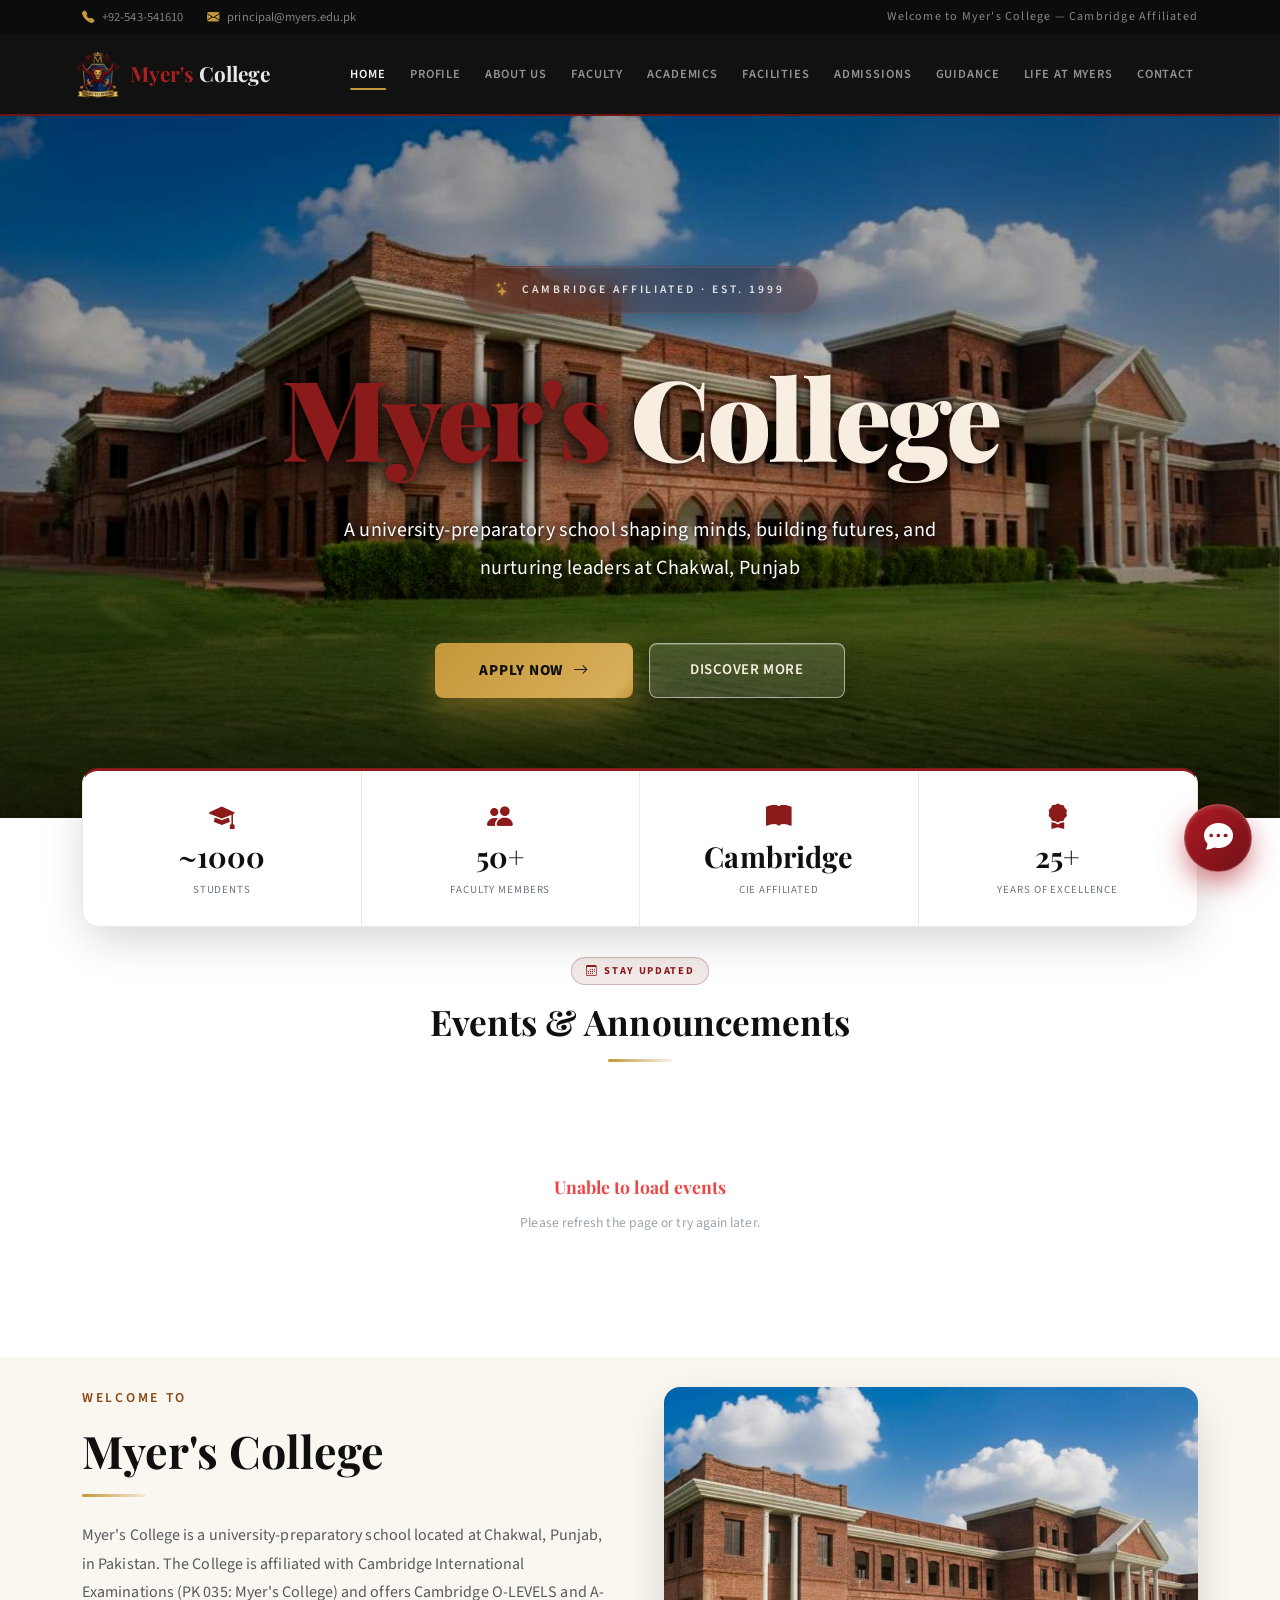
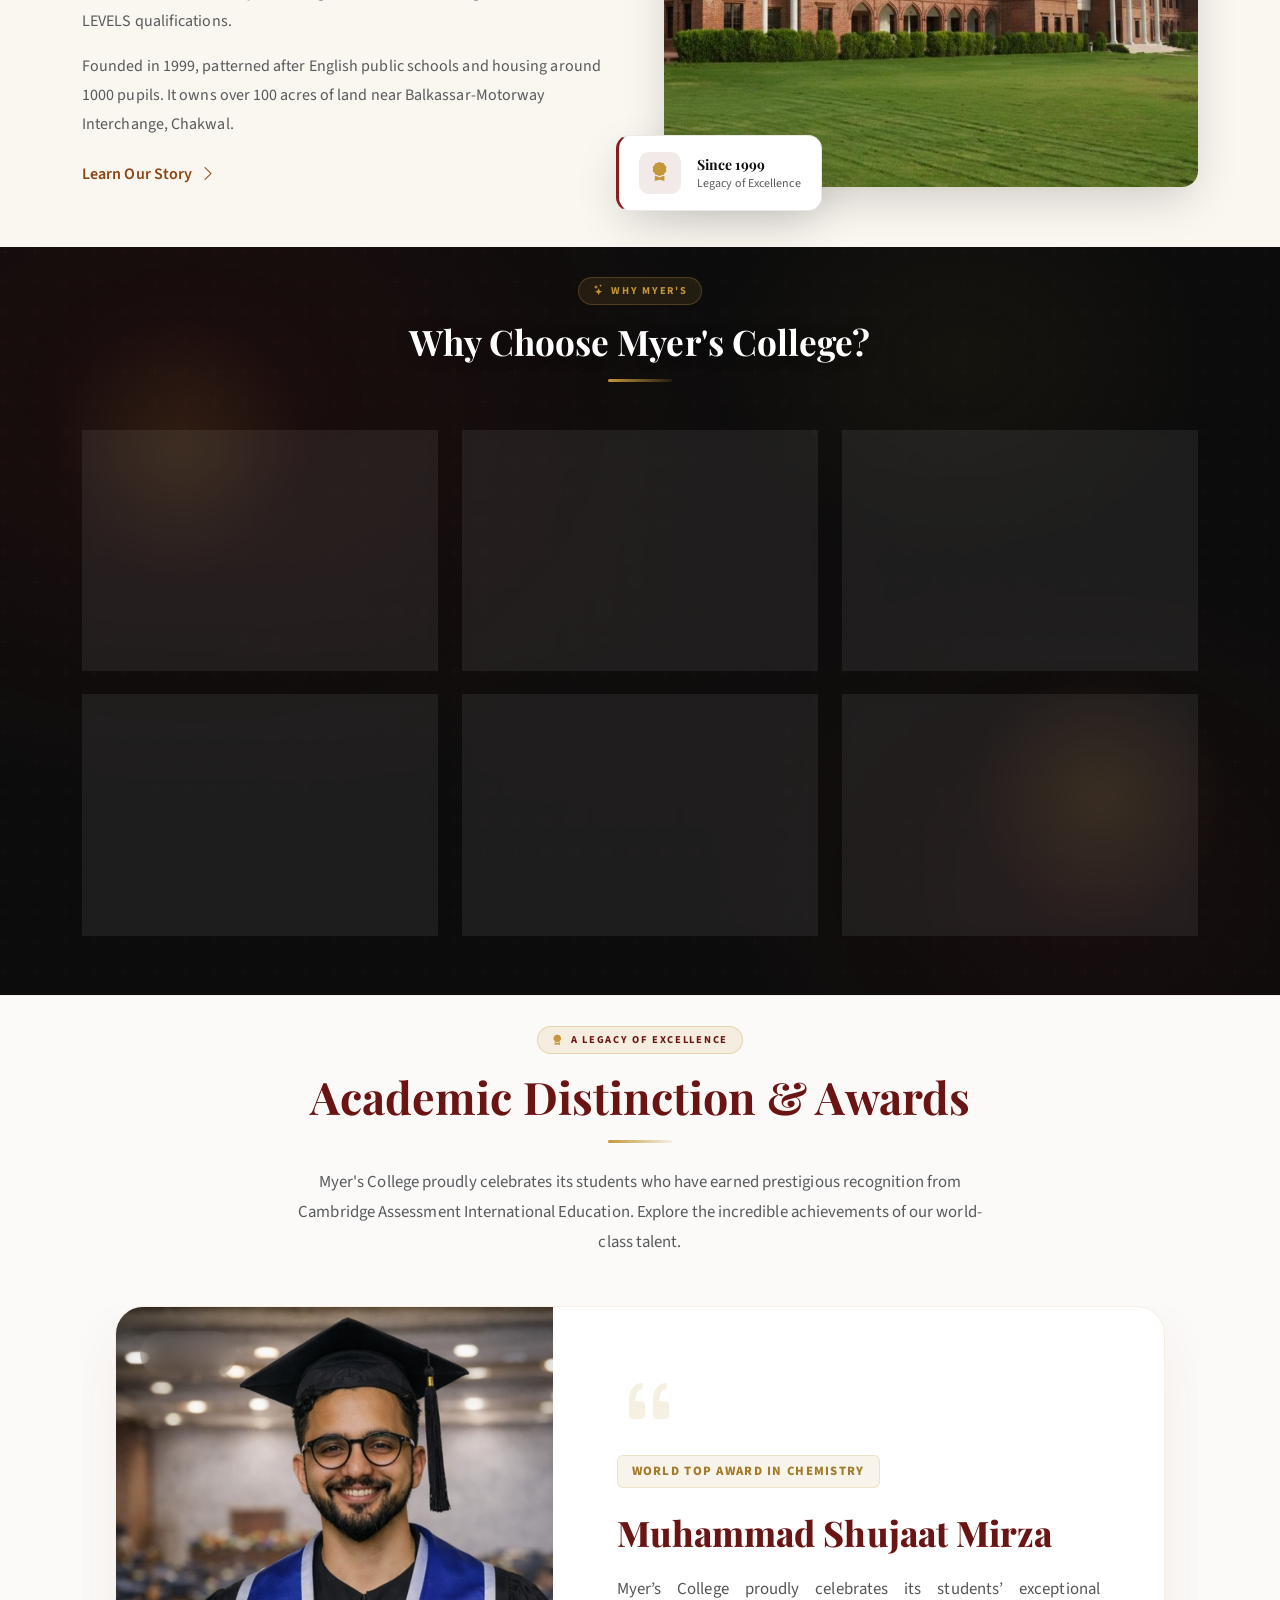
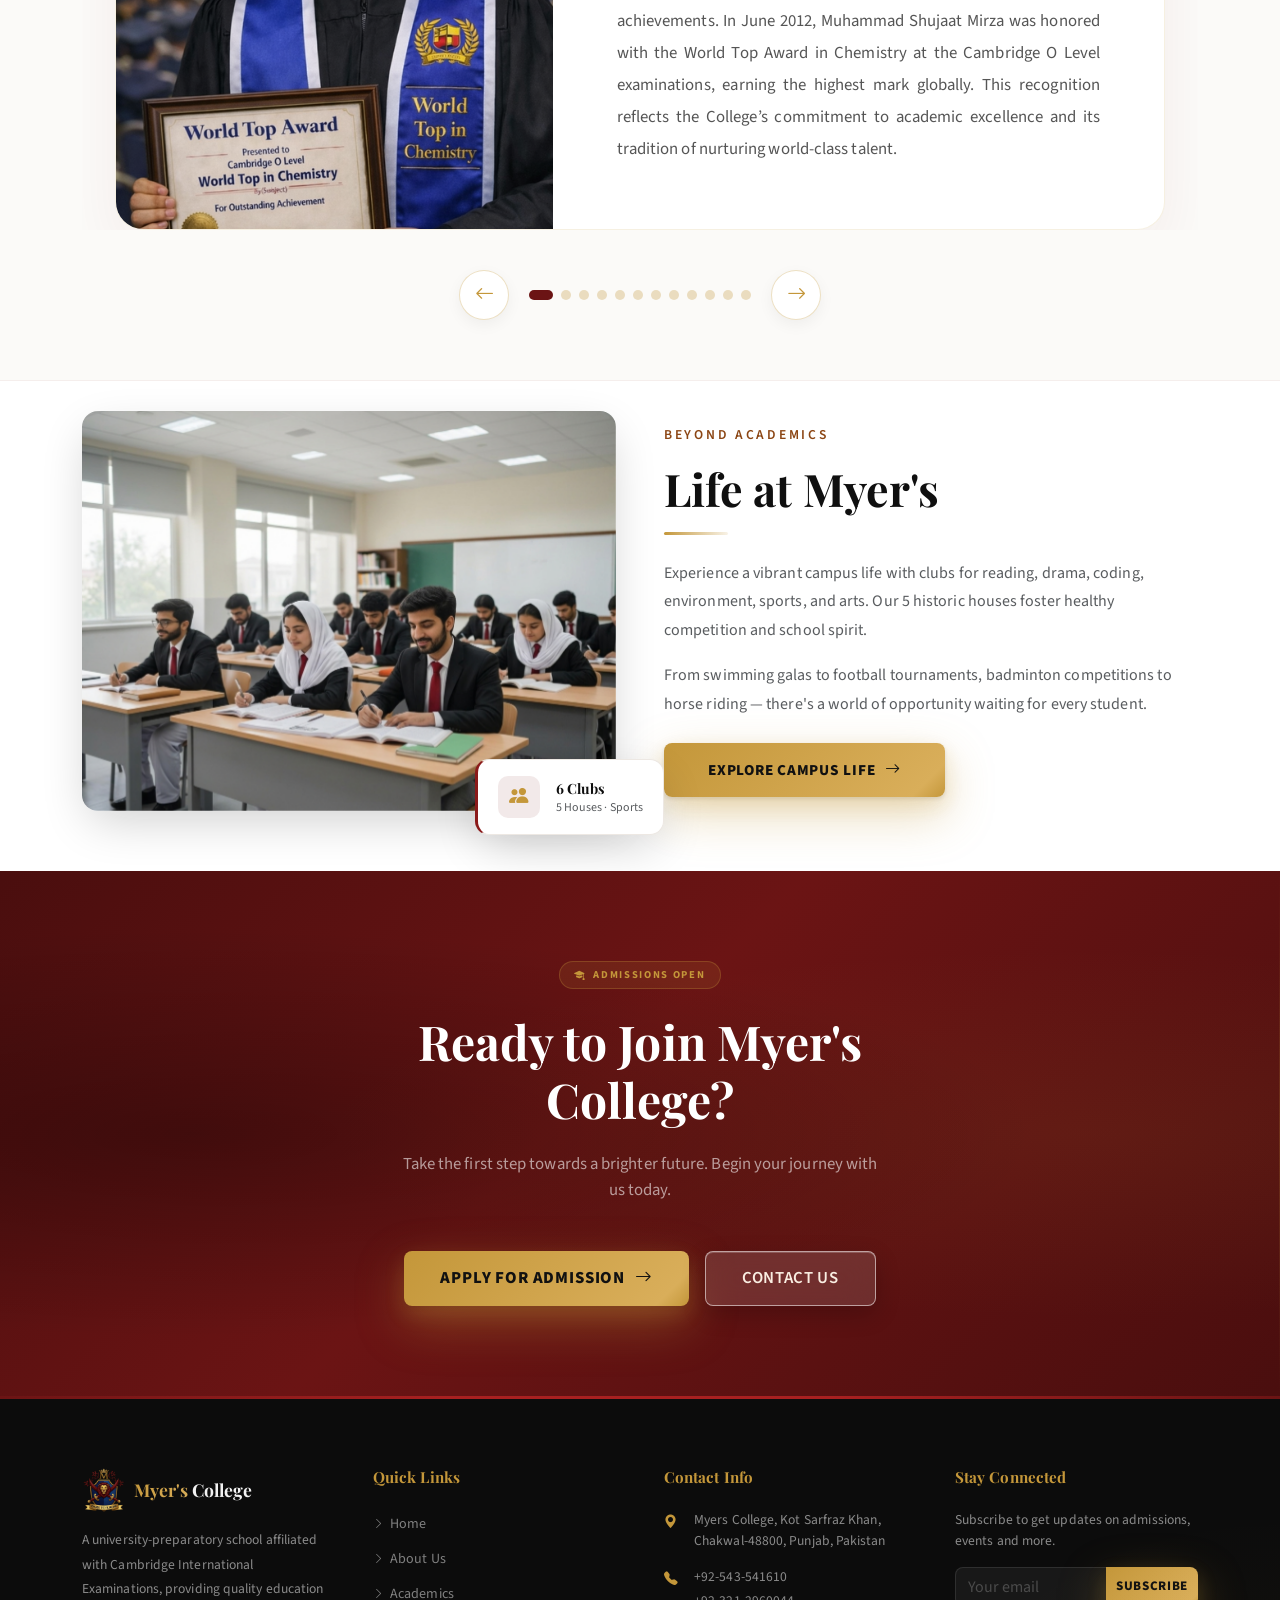
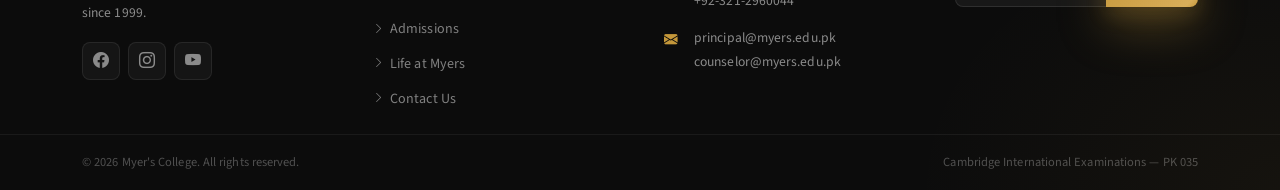
<file: index.html>
<!DOCTYPE html>
<html lang="en">
<head>
  <meta charset="UTF-8" />
  <meta name="viewport" content="width=device-width, initial-scale=1.0" />
  <title>Myer's College — Cambridge Affiliated | Chakwal, Pakistan</title>
  <meta name="description" content="Myer's College is a Cambridge-affiliated university-preparatory school located at Chakwal, Punjab, Pakistan, offering O-Levels and A-Levels since 1999." />
  <link rel="icon" href="assets/images/myers-logo.png" type="image/png" />
  <link rel="stylesheet" href="https://cdn.jsdelivr.net/npm/bootstrap@5.3.2/dist/css/bootstrap.min.css" />
  <link rel="stylesheet" href="https://cdn.jsdelivr.net/npm/bootstrap-icons@1.11.3/font/bootstrap-icons.min.css" />
  <link rel="stylesheet" href="assets/css/style.css" />
  <link rel="stylesheet" href="assets/css/chatbot.css" />
<style>
   /* Override any hidden styles */
  #eventsContainer {
    /* display: flex !important; */
    flex-wrap: wrap !important;
  }

  .event-card {
    display: block !important;
    visibility: visible !important;
    opacity: 1 !important;
    background: white;
    padding: 20px;
    border-radius: 8px;
    box-shadow: 0 2px 8px rgba(0,0,0,0.1);
    transition: all 0.3s ease;
  }

  .event-card:hover {
    box-shadow: 0 4px 12px rgba(0,0,0,0.15);
    transform: translateY(-2px);
  }

  .event-num {
    display: inline-block;
    background: #8B4513;
    color: white;
    width: 40px;
    height: 40px;
    border-radius: 50%;
    display: flex;
    align-items: center;
    justify-content: center;
    font-weight: bold;
    margin-bottom: 15px;
  }

  .maroon-text {
    color: #8B4513 !important;
  }

  /* --- Premium Luxury Carousel CSS --- */
  .luxury-award-card {
    background: #ffffff;
    border-radius: 28px;
    overflow: hidden;
    box-shadow: 0 25px 60px rgba(139,26,26,0.06);
    border: 1px solid rgba(196,151,58,0.15);
    margin: 0 auto;
    max-width: 1050px;
    position: relative;
  }
  .luxury-img-col {
    position: relative;
    min-height: 450px;
    background: #eaeaea;
  }
  .luxury-img {
    position: absolute;
    top: 0; left: 0;
    width: 100%; height: 100%;
    object-fit: cover;
    object-position: top center;
  }
  .luxury-year-badge {
    position: absolute;
    top: 24px; left: 24px;
    background: rgba(255,255,255,0.95);
    backdrop-filter: blur(10px);
    padding: 10px 20px;
    border-radius: 50px;
    font-weight: 800;
    color: var(--maroon);
    box-shadow: 0 10px 20px rgba(0,0,0,0.1);
    border: 1px solid rgba(196,151,58,0.3);
    z-index: 2;
    font-size: 0.95rem;
    letter-spacing: 0.05em;
  }
  .luxury-text-col {
    padding: 4rem;
    display: flex;
    flex-direction: column;
    justify-content: center;
    position: relative;
  }
  .luxury-quote {
    font-size: 4rem;
    color: rgba(196,151,58,0.15);
    line-height: 0;
    margin-bottom: 20px;
  }
  .luxury-award-title {
    display: inline-block;
    background: rgba(196,151,58,0.1);
    color: #a37c2b;
    font-size: 0.8rem;
    font-weight: 800;
    text-transform: uppercase;
    letter-spacing: 0.1em;
    padding: 6px 14px;
    border-radius: 6px;
    margin-bottom: 16px;
    border: 1px solid rgba(196,151,58,0.2);
  }
  .luxury-name {
    font-family: var(--font-heading);
    color: var(--maroon);
    font-size: 2.2rem;
    font-weight: 800;
    margin-bottom: 20px;
    line-height: 1.2;
  }
  .luxury-desc {
    font-size: 1.05rem;
    line-height: 1.9;
    color: #555;
    text-align: justify;
    margin-bottom: 0;
  }
  
  /* Carousel Controls & Indicators */
  .luxury-carousel-controls {
    display: flex;
    justify-content: center;
    align-items: center;
    gap: 20px;
    margin-top: 40px;
  }
  .luxury-btn {
    width: 50px; height: 50px;
    border-radius: 50%;
    background: #ffffff;
    border: 1px solid rgba(196,151,58,0.3);
    color: var(--gold);
    display: flex; align-items: center; justify-content: center;
    font-size: 1.2rem;
    cursor: pointer;
    transition: all 0.3s ease;
    box-shadow: 0 5px 15px rgba(0,0,0,0.05);
  }
  .luxury-btn:hover {
    background: var(--gold);
    color: #fff;
    transform: translateY(-2px);
    box-shadow: 0 10px 25px rgba(196,151,58,0.3);
  }
  .luxury-indicators {
    display: flex;
    gap: 8px;
  }
  .luxury-dot {
    width: 10px; height: 10px;
    border-radius: 50%;
    background: rgba(196,151,58,0.3);
    cursor: pointer;
    transition: all 0.3s ease;
    border: none;
    padding: 0;
  }
  .luxury-dot.active {
    background: var(--maroon);
    width: 24px;
    border-radius: 10px;
  }
  .mobile-swipe-hint {
    display: none;
    text-align: center;
    color: var(--gold);
    font-size: 0.85rem;
    font-weight: 700;
    letter-spacing: 0.1em;
    text-transform: uppercase;
    margin-top: 20px;
  }

  /* Mobile Adjustments */
  @media (max-width: 991px) {
    .luxury-img-col { min-height: 400px; height: 400px; }
    .luxury-text-col { padding: 2.5rem 2rem; }
    .luxury-name { font-size: 1.8rem; }
    .luxury-desc { font-size: 0.95rem; }
    .mobile-swipe-hint { display: block; }
    .luxury-btn { display: none; /* Hide buttons on mobile to encourage swiping */ }
  }
  @media (max-width: 576px) {
    .luxury-img-col { min-height: 350px; height: 350px; }
    .luxury-text-col { padding: 2rem 1.5rem; }
  }
</style>

</head>
<body>

  <!-- TOP BAR -->
  <div id="topbar">
    <div class="container">
      <div class="d-flex justify-content-between align-items-center">
        <div class="d-flex gap-4">
          <span class="d-flex align-items-center gap-2"><i class="bi bi-telephone-fill topbar-icon"></i> +92-543-541610</span>
          <span class="d-flex align-items-center gap-2"><i class="bi bi-envelope-fill topbar-icon"></i> principal@myers.edu.pk</span>
        </div>
        <span class="d-none d-md-inline" style="color:rgba(255,255,255,0.50);font-size:0.75rem;letter-spacing:0.1em;">Welcome to Myer's College — Cambridge Affiliated</span>
      </div>
    </div>
  </div>

  <!-- NAVBAR -->
  <nav class="navbar navbar-expand-lg site-navbar sticky-top">
    <div class="container">
      <a class="navbar-brand d-flex align-items-center gap-2" href="index.html">
        <img src="assets/images/myers-logo.png" alt="Myer's College Logo" height="48" width="48" style="object-fit:contain;" />
        <div class="d-none d-sm-block">
          <span class="brand-name">Myer's</span>
          <span class="brand-suffix"> College</span>
        </div>
      </a>
      <button class="navbar-toggler" type="button" data-bs-toggle="collapse" data-bs-target="#siteNav">
        <span class="navbar-toggler-icon"></span>
      </button>
      <div class="collapse navbar-collapse" id="siteNav">
        <ul class="navbar-nav ms-auto">
          <li class="nav-item"><a class="nav-link" href="index.html">HOME</a></li>
          <li class="nav-item"><a class="nav-link" href="profile.html">PROFILE</a></li>
          <li class="nav-item"><a class="nav-link" href="about.html">ABOUT US</a></li>
          <li class="nav-item"><a class="nav-link" href="faculty.html">FACULTY</a></li>
          <li class="nav-item"><a class="nav-link" href="academics.html">ACADEMICS</a></li>
          <li class="nav-item"><a class="nav-link" href="facilities.html">FACILITIES</a></li>
          <li class="nav-item"><a class="nav-link" href="admissions.html">ADMISSIONS</a></li>
          <li class="nav-item"><a class="nav-link" href="guidance.html">GUIDANCE</a></li>
          <li class="nav-item"><a class="nav-link" href="life.html">LIFE AT MYERS</a></li>
          <li class="nav-item"><a class="nav-link" href="contact.html">CONTACT</a></li>
        </ul>
      </div>
    </div>
  </nav>

  <!-- HERO -->
  <section class="hero-section">
    <img src="assets/images/college-original.jpg" alt="Myer's College Campus" class="hero-img" />
    <div class="hero-overlay"></div>
    <div class="container">
      <div class="hero-content">
        <div class="hero-badge animate-fade-in-up">
          <i class="bi bi-stars" style="color:var(--gold);"></i>
          Cambridge Affiliated &middot; Est. 1999
        </div>
        <h1 class="hero-title">
          <span class="gradient-text">Myer's</span> College
        </h1>
        <p class="hero-subtitle">
          A university-preparatory school shaping minds, building futures, and<br class="d-none d-md-inline"> nurturing leaders at Chakwal, Punjab
        </p>
        <div class="hero-buttons d-flex flex-wrap gap-3 justify-content-center">
          <a href="admissions.html" class="btn-gold">Apply Now <i class="bi bi-arrow-right"></i></a>
          <a href="about.html" class="btn-outline-gold">Discover More</a>
        </div>
      </div>
    </div>
  </section>

  <!-- STATS BAR -->
  <section class="py-0 px-3">
    <div class="container">
      <div class="stats-bar row g-0 animate-pulse-glow">
        <div class="col-6 col-md-3 stat-item">
          <i class="bi bi-mortarboard-fill stat-icon d-block" style="font-size:1.6rem;"></i>
          <div class="stat-value">~1000</div>
          <div class="stat-label">Students</div>
        </div>
        <div class="col-6 col-md-3 stat-item">
          <i class="bi bi-people-fill stat-icon d-block" style="font-size:1.6rem;"></i>
          <div class="stat-value">50+</div>
          <div class="stat-label">Faculty Members</div>
        </div>
        <div class="col-6 col-md-3 stat-item">
          <i class="bi bi-book-fill stat-icon d-block" style="font-size:1.6rem;"></i>
          <div class="stat-value">Cambridge</div>
          <div class="stat-label">CIE Affiliated</div>
        </div>
        <div class="col-6 col-md-3 stat-item">
          <i class="bi bi-award-fill stat-icon d-block" style="font-size:1.6rem;"></i>
          <div class="stat-value">25+</div>
          <div class="stat-label">Years of Excellence</div>
        </div>
      </div>
    </div>
  </section>

       <!-- EVENTS & ANNOUNCEMENTS -->
  <section class="section-padding">
    <div class="container">
      <div class="reveal text-center mb-5">
        <div class="section-badge"><i class="bi bi-calendar3"></i> Stay Updated</div>
        <h2 class="fw-bold" style="font-family:var(--font-heading);font-size:2.2rem;">Events &amp; Announcements</h2>
        <div class="gold-line mx-auto mt-3"></div>
      </div>
      
      <!-- Events Container - DYNAMICALLY FILLED BY JAVASCRIPT -->
      <div id="eventsContainer" class="row g-4">
        <!-- Loading indicator -->
        <div class="col-12 text-center py-5">
          <div class="spinner-border" role="status">
            <span class="visually-hidden">Loading...</span>
          </div>
          <p class="mt-3">Loading events...</p>
        </div>
      </div>
    </div>
  </section>


  <!-- ABOUT PREVIEW -->
  <section class="section-padding section-cream">
    <div class="container">
      <div class="reveal">
        <div class="row g-5 align-items-center">
          <div class="col-md-6">
            <p class="maroon-text fw-semibold text-uppercase" style="letter-spacing:0.2em;font-size:0.85rem;">Welcome To</p>
            <h2 class="fw-bold mb-3" style="font-family:var(--font-heading);font-size:clamp(2rem,4vw,2.8rem);line-height:1.2;">
              Myer's <span class="gradient-text">College</span>
            </h2>
            <div class="gold-line mb-4"></div>
            <p class="text-muted mb-3" style="line-height:1.8;">
              Myer's College is a university-preparatory school located at Chakwal, Punjab, in Pakistan. The College is affiliated with Cambridge International Examinations (PK 035: Myer's College) and offers Cambridge O-LEVELS and A-LEVELS qualifications.
            </p>
            <p class="text-muted mb-4" style="line-height:1.8;">
              Founded in 1999, patterned after English public schools and housing around 1000 pupils. It owns over 100 acres of land near Balkassar-Motorway Interchange, Chakwal.
            </p>
            <a href="about.html" class="maroon-text fw-semibold text-decoration-none d-inline-flex align-items-center gap-2">
              Learn Our Story <i class="bi bi-chevron-right"></i>
            </a>
          </div>
          <div class="col-md-6 position-relative">
            <div class="rounded-4 overflow-hidden" style="box-shadow:var(--elevated-shadow);">
              <img src="assets/images/college-original.jpg" alt="Myer's College Building" class="img-fluid w-100" style="height:400px;object-fit:cover;object-position:80% center;" />
            </div>
            <div class="floating-badge d-none d-md-flex align-items-center gap-3">
              <div class="floating-badge-icon"><i class="bi bi-award-fill" style="color:var(--gold);font-size:1.2rem;"></i></div>
              <div>
                <p class="fw-bold mb-0" style="font-family:var(--font-heading);">Since 1999</p>
                <p class="mb-0 text-muted" style="font-size:0.75rem;">Legacy of Excellence</p>
              </div>
            </div>
          </div>
        </div>
      </div>
    </div>
  </section>

  <!-- WHY CHOOSE US -->
  <section class="section-padding section-maroon position-relative overflow-hidden">
    <div style="position:absolute;top:60px;left:40px;width:280px;height:280px;background:radial-gradient(circle,rgba(196,151,58,0.12) 0%,transparent 65%);pointer-events:none;"></div>
    <div style="position:absolute;bottom:60px;right:40px;width:280px;height:280px;background:radial-gradient(circle,rgba(196,151,58,0.12) 0%,transparent 65%);pointer-events:none;"></div>
    <div class="container position-relative">
      <div class="reveal text-center mb-5">
        <div class="section-badge section-badge-navy"><i class="bi bi-stars"></i> Why Myer's</div>
        <h2 class="fw-bold text-white" style="font-family:var(--font-heading);font-size:2.2rem;">Why Choose Myer's College?</h2>
        <div class="gold-line mx-auto mt-3"></div>
      </div>
      <div class="row g-4">
        <div class="col-sm-6 col-lg-4">
          <div class="reveal feature-card">
            <div class="feature-icon-box"><i class="bi bi-mortarboard-fill" style="color:var(--gold);font-size:1.4rem;"></i></div>
            <h3 class="fw-bold text-white mb-2" style="font-size:1.1rem;">Academic Excellence</h3>
            <p style="color:rgba(255,255,255,0.58);font-size:0.9rem;line-height:1.7;">Cambridge O-Levels and A-Levels with a legacy of gold medalists since 2005.</p>
          </div>
        </div>
        <div class="col-sm-6 col-lg-4">
          <div class="reveal feature-card">
            <div class="feature-icon-box"><i class="bi bi-people-fill" style="color:var(--gold);font-size:1.4rem;"></i></div>
            <h3 class="fw-bold text-white mb-2" style="font-size:1.1rem;">Experienced Faculty</h3>
            <p style="color:rgba(255,255,255,0.58);font-size:0.9rem;line-height:1.7;">Meticulously selected educators with deep subject expertise and pedagogic competence.</p>
          </div>
        </div>
        <div class="col-sm-6 col-lg-4">
          <div class="reveal feature-card">
            <div class="feature-icon-box"><i class="bi bi-book-fill" style="color:var(--gold);font-size:1.4rem;"></i></div>
            <h3 class="fw-bold text-white mb-2" style="font-size:1.1rem;">Best Education System</h3>
            <p style="color:rgba(255,255,255,0.58);font-size:0.9rem;line-height:1.7;">Learning through creative, activity based classes where concepts underpin knowledge acquisition.</p>
          </div>
        </div>
        <div class="col-sm-6 col-lg-4">
          <div class="reveal feature-card">
            <div class="feature-icon-box"><i class="bi bi-trophy-fill" style="color:var(--gold);font-size:1.4rem;"></i></div>
            <h3 class="fw-bold text-white mb-2" style="font-size:1.1rem;">Gold Medal Legacy</h3>
            <p style="color:rgba(255,255,255,0.58);font-size:0.9rem;line-height:1.7;">19+ consecutive years of producing gold medalists in O-Level and A-Level examinations.</p>
          </div>
        </div>
        <div class="col-sm-6 col-lg-4">
          <div class="reveal feature-card">
            <div class="feature-icon-box"><i class="bi bi-globe" style="color:var(--gold);font-size:1.4rem;"></i></div>
            <h3 class="fw-bold text-white mb-2" style="font-size:1.1rem;">University Placements</h3>
            <p style="color:rgba(255,255,255,0.58);font-size:0.9rem;line-height:1.7;">Students admitted to leading universities worldwide — Australia, UK, USA and top national institutions.</p>
          </div>
        </div>
        <div class="col-sm-6 col-lg-4">
          <div class="reveal feature-card">
            <div class="feature-icon-box"><i class="bi bi-stars" style="color:var(--gold);font-size:1.4rem;"></i></div>
            <h3 class="fw-bold text-white mb-2" style="font-size:1.1rem;">Holistic Development</h3>
            <p style="color:rgba(255,255,255,0.58);font-size:0.9rem;line-height:1.7;">6 vibrant clubs, 5 houses, sports facilities, and a rich tradition of character building.</p>
          </div>
        </div>
      </div>
    </div>
  </section>

  <!-- ═══ ACADEMIC DISTINCTION & AWARDS (PREMIUM MOBILE-FIRST CAROUSEL) ═══ -->
  <section class="section-padding" style="background-color: #fbfaf8; border-top: 1px solid rgba(139,26,26,0.05); border-bottom: 1px solid rgba(139,26,26,0.05);">
    <div class="container">
      
      <!-- Section Header -->
      <div class="reveal text-center mb-5">
        <div class="section-badge mx-auto mb-3" style="background:rgba(196,151,58,0.12); color:var(--maroon); border:1px solid rgba(196,151,58,0.3);">
          <i class="bi bi-award-fill" style="color:var(--gold);"></i> A Legacy of Excellence
        </div>
        <h2 class="fw-bold" style="font-family:var(--font-heading); font-size:clamp(2rem,4vw,2.8rem); color:var(--maroon);">
          Academic Distinction <span class="gradient-text">&amp; Awards</span>
        </h2>
        <div class="gold-line mx-auto mt-3 mb-4"></div>
        <p class="text-muted mx-auto" style="max-width:700px; font-size:1.05rem; line-height:1.8;">
          Myer's College proudly celebrates its students who have earned prestigious recognition from Cambridge Assessment International Education. Explore the incredible achievements of our world-class talent.
        </p>
      </div>



      <div class="reveal">
        <div id="awardsLuxuryCarousel" class="carousel slide" data-bs-ride="carousel" data-bs-touch="true">
          
          <div class="carousel-inner">
            
            <!-- Slide 1 -->
            <div class="carousel-item active">
              <div class="luxury-award-card">
                <div class="row g-0">
                  <div class="col-lg-5 luxury-img-col">
                    <div class="luxury-year-badge"><i class="bi bi-calendar3"></i> 2012</div>
                    <img src="assets/images/myers distinction awards images/Muhammad Shujaat Mirza.png" alt="Muhammad Shujaat Mirza" class="luxury-img">
                  </div>
                  <div class="col-lg-7 luxury-text-col">
                    <i class="bi bi-quote luxury-quote"></i>
                    <div class="mb-2"><span class="luxury-award-title">World Top Award in Chemistry</span></div>
                    <h3 class="luxury-name">Muhammad Shujaat Mirza</h3>
                    <p class="luxury-desc">Myer’s College proudly celebrates its students’ exceptional achievements. In June 2012, Muhammad Shujaat Mirza was honored with the World Top Award in Chemistry at the Cambridge O Level examinations, earning the highest mark globally. This recognition reflects the College’s commitment to academic excellence and its tradition of nurturing world-class talent.</p>
                  </div>
                </div>
              </div>
            </div>

            <!-- Slide 2 -->
            <div class="carousel-item">
              <div class="luxury-award-card">
                <div class="row g-0">
                  <div class="col-lg-5 luxury-img-col">
                    <div class="luxury-year-badge"><i class="bi bi-calendar3"></i> 2012</div>
                    <img src="assets/images/myers distinction awards images/Ali Haider Adeeb.png" alt="Ali Haider Adeeb" class="luxury-img">
                  </div>
                  <div class="col-lg-7 luxury-text-col">
                    <i class="bi bi-quote luxury-quote"></i>
                    <div class="mb-2"><span class="luxury-award-title">Outstanding Cambridge Learner</span></div>
                    <h3 class="luxury-name">Ali Haider Adeeb</h3>
                    <p class="luxury-desc">Ali Haider Adeeb of Myer’s College earned recognition in the Outstanding Cambridge Learner Awards by the University of Cambridge International Examinations. In the June 2012 session, he distinguished himself by achieving the second highest mark in Islamabad across nine Cambridge O Levels a remarkable accomplishment reflecting both talent and perseverance.</p>
                  </div>
                </div>
              </div>
            </div>

            <!-- Slide 3 -->
            <div class="carousel-item">
              <div class="luxury-award-card">
                <div class="row g-0">
                  <div class="col-lg-5 luxury-img-col">
                    <div class="luxury-year-badge"><i class="bi bi-calendar3"></i> 2012</div>
                    <img src="assets/images/myers distinction awards images/Abdul Wahab.png" alt="Abdul Wahab" class="luxury-img">
                  </div>
                  <div class="col-lg-7 luxury-text-col">
                    <i class="bi bi-quote luxury-quote"></i>
                    <div class="mb-2"><span class="luxury-award-title">Outstanding Cambridge Learner</span></div>
                    <h3 class="luxury-name">Abdul Wahab</h3>
                    <p class="luxury-desc">Abdul Wahab, a distinguished student of Myer’s College, earned recognition in the June 2012 Cambridge O Level examinations by achieving the third highest mark in Islamabad across seven subjects. His success, honored through the Outstanding Cambridge Learner Award, reflects both his academic excellence and dedication.</p>
                  </div>
                </div>
              </div>
            </div>

            <!-- Slide 4 -->
            <div class="carousel-item">
              <div class="luxury-award-card">
                <div class="row g-0">
                  <div class="col-lg-5 luxury-img-col">
                    <div class="luxury-year-badge"><i class="bi bi-calendar3"></i> 2015</div>
                    <img src="assets/images/myers distinction awards images/Nausherwan Khan.png" alt="Nausherwan Khan" class="luxury-img">
                  </div>
                  <div class="col-lg-7 luxury-text-col">
                    <i class="bi bi-quote luxury-quote"></i>
                    <div class="mb-2"><span class="luxury-award-title">Outstanding Cambridge Learner</span></div>
                    <h3 class="luxury-name">Nausherwan Khan</h3>
                    <p class="luxury-desc">Nausherwan Khan, a distinguished student of Myer’s College, earned recognition in the Outstanding Cambridge Learner Awards, Pakistan. In the June 2015 Cambridge O Level examinations, he achieved the third highest mark in Islamabad for Best Across Seven Cambridge O Levels. His accomplishment reflects exceptional academic dedication, intellectual ability, and a commitment to excellence that continues to inspire fellow students and educators alike.</p>
                  </div>
                </div>
              </div>
            </div>

            <!-- Slide 5 -->
            <div class="carousel-item">
              <div class="luxury-award-card">
                <div class="row g-0">
                  <div class="col-lg-5 luxury-img-col">
                    <div class="luxury-year-badge"><i class="bi bi-calendar3"></i> 2016</div>
                    <img src="assets/images/myers distinction awards images/Haider Ali Hussain.png" alt="Haider Ali Hussain" class="luxury-img">
                  </div>
                  <div class="col-lg-7 luxury-text-col">
                    <i class="bi bi-quote luxury-quote"></i>
                    <div class="mb-2"><span class="luxury-award-title">Outstanding Cambridge Learner</span></div>
                    <h3 class="luxury-name">Haider Ali Hussain</h3>
                    <p class="luxury-desc">Haider Ali Hussain of Myer’s College was honored with the Outstanding Cambridge Learner Award for achieving the Highest Mark in Islamabad in the June 2016 Cambridge International Examinations, securing Best Across Seven Cambridge O Levels. His success reflects both his dedication and the academic excellence fostered at Myer’s College.</p>
                  </div>
                </div>
              </div>
            </div>

            <!-- Slide 6 -->
            <div class="carousel-item">
              <div class="luxury-award-card">
                <div class="row g-0">
                  <div class="col-lg-5 luxury-img-col">
                    <div class="luxury-year-badge"><i class="bi bi-calendar3"></i> 2017</div>
                    <img src="assets/images/myers distinction awards images/Farah Jabean.png" alt="Farah Jabean Ashraf" class="luxury-img">
                  </div>
                  <div class="col-lg-7 luxury-text-col">
                    <i class="bi bi-quote luxury-quote"></i>
                    <div class="mb-2"><span class="luxury-award-title">Outstanding Cambridge Learner</span></div>
                    <h3 class="luxury-name">Farah Jabean Ashraf</h3>
                    <p class="luxury-desc">Farah Jabean Ashraf of Myer’s College received the Outstanding Cambridge Learner Award for achieving the highest mark in North Pakistan in Cambridge O Level Biology during the June 2017 examinations. This recognition, presented by Cambridge Assessment International Education, celebrates her exceptional academic excellence and dedication.</p>
                  </div>
                </div>
              </div>
            </div>

            <!-- Slide 7 -->
            <div class="carousel-item">
              <div class="luxury-award-card">
                <div class="row g-0">
                  <div class="col-lg-5 luxury-img-col">
                    <div class="luxury-year-badge"><i class="bi bi-calendar3"></i> 2019</div>
                    <img src="assets/images/myers distinction awards images/Momina Ishfaq.png" alt="Momina Ishfaq" class="luxury-img">
                  </div>
                  <div class="col-lg-7 luxury-text-col">
                    <i class="bi bi-quote luxury-quote"></i>
                    <div class="mb-2"><span class="luxury-award-title">Outstanding Cambridge Learner</span></div>
                    <h3 class="luxury-name">Momina Ishfaq</h3>
                    <p class="luxury-desc">Momina Ishfaq, a distinguished student of Myer’s College, earned international recognition in the Outstanding Cambridge Learner Awards 2019. She achieved Third Place in North Pakistan for Best Across Eight Cambridge O Levels in the June 2019 examinations. Her accomplishment reflects exceptional academic dedication, consistency, and excellence across diverse subjects, positioning her among the top achievers in the region. Momina’s success not only highlights her personal commitment to learning but also showcases the academic strength and guidance provided at Myer’s College.</p>
                  </div>
                </div>
              </div>
            </div>

            <!-- Slide 8 -->
            <div class="carousel-item">
              <div class="luxury-award-card">
                <div class="row g-0">
                  <div class="col-lg-5 luxury-img-col">
                    <div class="luxury-year-badge"><i class="bi bi-calendar3"></i> 2020</div>
                    <img src="assets/images/myers distinction awards images/Shah Bano.png" alt="Shah Bano" class="luxury-img">
                  </div>
                  <div class="col-lg-7 luxury-text-col">
                    <i class="bi bi-quote luxury-quote"></i>
                    <div class="mb-2"><span class="luxury-award-title">Highest Mark in North Pakistan</span></div>
                    <h3 class="luxury-name">Shah Bano</h3>
                    <p class="luxury-desc">Shah Bano, a distinguished student of Myer’s College Chakwal, earned the Highest Mark in North Pakistan for Cambridge International A Level Urdu in the November 2020 examinations. Recognized by Cambridge Assessment International Education through the prestigious Outstanding Cambridge Learner Award, her accomplishment reflects exceptional dedication, academic brilliance, and mastery of the Urdu language. Shah Bano’s success stands as a proud testament to the excellence fostered at Myer’s College and serves as an inspiration for students across the region.</p>
                  </div>
                </div>
              </div>
            </div>

            <!-- Slide 9 -->
            <div class="carousel-item">
              <div class="luxury-award-card">
                <div class="row g-0">
                  <div class="col-lg-5 luxury-img-col">
                    <div class="luxury-year-badge"><i class="bi bi-calendar3"></i> 2021</div>
                    <img src="assets/images/myers distinction awards images/Areej Fatima.png" alt="Areej Fatima" class="luxury-img">
                  </div>
                  <div class="col-lg-7 luxury-text-col">
                    <i class="bi bi-quote luxury-quote"></i>
                    <div class="mb-2"><span class="luxury-award-title">High Achievement Award in Pakistan</span></div>
                    <h3 class="luxury-name">Areej Fatima</h3>
                    <p class="luxury-desc">Areej Fatima, a distinguished student of Myer’s College, earned international recognition by securing the High Achievement Award in Pakistan for Cambridge International A Level Islamic Studies in the November 2021 examinations. Her accomplishment, certified by Cambridge Assessment International Education, reflects her dedication, intellectual excellence, and commitment to academic distinction. Areej’s success stands as an inspiration for students nationwide, showcasing the values of perseverance and scholarly brilliance that Myer's College nurtures.</p>
                  </div>
                </div>
              </div>
            </div>

            <!-- Slide 10 -->
            <div class="carousel-item">
              <div class="luxury-award-card">
                <div class="row g-0">
                  <div class="col-lg-5 luxury-img-col">
                    <div class="luxury-year-badge"><i class="bi bi-calendar3"></i> 2022</div>
                    <img src="assets/images/myers distinction awards images/Malaika Tahir.jpg" alt="Malaika Tahir" class="luxury-img">
                  </div>
                  <div class="col-lg-7 luxury-text-col">
                    <i class="bi bi-quote luxury-quote"></i>
                    <div class="mb-2"><span class="luxury-award-title">Outstanding Cambridge Learner</span></div>
                    <h3 class="luxury-name">Malaika Tahir</h3>
                    <p class="luxury-desc">Malaika Tahir is a distinguished student of Myer's College who earned recognition in the Outstanding Cambridge Learner Awards for her exceptional academic performance. In the June 2022 Cambridge Examinations, she achieved Second Place in North Pakistan for Best Across Eight Cambridge O Levels. This prestigious award highlights her dedication, intellectual ability, and consistent excellence across multiple subjects. Malaika’s achievement reflects both her personal commitment to learning and the high academic standards upheld at Myer's College.</p>
                  </div>
                </div>
              </div>
            </div>

            <!-- Slide 11 -->
            <div class="carousel-item">
              <div class="luxury-award-card">
                <div class="row g-0">
                  <div class="col-lg-5 luxury-img-col">
                    <div class="luxury-year-badge"><i class="bi bi-calendar3"></i> 2023</div>
                    <img src="assets/images/myers distinction awards images/Muhammad Usman- Outstanding Cambridge Learner.jpg" alt="Muhammad Usman" class="luxury-img">
                  </div>
                  <div class="col-lg-7 luxury-text-col">
                    <i class="bi bi-quote luxury-quote"></i>
                    <div class="mb-2"><span class="luxury-award-title">Outstanding Cambridge Learner</span></div>
                    <h3 class="luxury-name">Muhammad Usman</h3>
                    <p class="luxury-desc">Muhammad Usman, a distinguished student of Myer’s College, earned international recognition in the Outstanding Cambridge Learner Awards 2023. He achieved Third Place in North Pakistan for Best Across Eight Cambridge O Levels in the June 2023 examinations. His accomplishment reflects exceptional academic dedication, consistency, and excellence across diverse subjects, positioning him among the top achievers in the region. Usman’s success not only highlights his personal commitment to learning but also showcases the academic strength and guidance provided at Myer’s College.</p>
                  </div>
                </div>
              </div>
            </div>

            <!-- Slide 12 -->
            <div class="carousel-item">
              <div class="luxury-award-card">
                <div class="row g-0">
                  <div class="col-lg-5 luxury-img-col">
                    <div class="luxury-year-badge"><i class="bi bi-calendar3"></i> 2025</div>
                    <img src="assets/images/myers distinction awards images/Muhammad Usman – Academic Distinction in Sociology.jpg" alt="Muhammad Usman" class="luxury-img">
                  </div>
                  <div class="col-lg-7 luxury-text-col">
                    <i class="bi bi-quote luxury-quote"></i>
                    <div class="mb-2"><span class="luxury-award-title">Academic Distinction in Sociology</span></div>
                    <h3 class="luxury-name">Muhammad Usman</h3>
                    <p class="luxury-desc">Myer’s College proudly recognizes Muhammad Usman for his exceptional achievement in the Cambridge A Level examinations 2025. He gained the highest mark in North Pakistan, Pakistan for Cambridge International A Level Sociology in the June 2025 exams, reflecting his analytical strength, intellectual dedication, and commitment to academic excellence. This accomplishment highlights both his personal merit and the College’s tradition of nurturing high achievers.</p>
                  </div>
                </div>
              </div>
            </div>

          </div>

          <!-- Controls & Indicators -->
          <div class="luxury-carousel-controls">
            <button class="luxury-btn" type="button" data-bs-target="#awardsLuxuryCarousel" data-bs-slide="prev">
              <i class="bi bi-arrow-left"></i>
            </button>
            <div class="luxury-indicators">
              <button type="button" data-bs-target="#awardsLuxuryCarousel" data-bs-slide-to="0" class="luxury-dot active" aria-current="true"></button>
              <button type="button" data-bs-target="#awardsLuxuryCarousel" data-bs-slide-to="1" class="luxury-dot"></button>
              <button type="button" data-bs-target="#awardsLuxuryCarousel" data-bs-slide-to="2" class="luxury-dot"></button>
              <button type="button" data-bs-target="#awardsLuxuryCarousel" data-bs-slide-to="3" class="luxury-dot"></button>
              <button type="button" data-bs-target="#awardsLuxuryCarousel" data-bs-slide-to="4" class="luxury-dot"></button>
              <button type="button" data-bs-target="#awardsLuxuryCarousel" data-bs-slide-to="5" class="luxury-dot"></button>
              <button type="button" data-bs-target="#awardsLuxuryCarousel" data-bs-slide-to="6" class="luxury-dot"></button>
              <button type="button" data-bs-target="#awardsLuxuryCarousel" data-bs-slide-to="7" class="luxury-dot"></button>
              <button type="button" data-bs-target="#awardsLuxuryCarousel" data-bs-slide-to="8" class="luxury-dot"></button>
              <button type="button" data-bs-target="#awardsLuxuryCarousel" data-bs-slide-to="9" class="luxury-dot"></button>
              <button type="button" data-bs-target="#awardsLuxuryCarousel" data-bs-slide-to="10" class="luxury-dot"></button>
              <button type="button" data-bs-target="#awardsLuxuryCarousel" data-bs-slide-to="11" class="luxury-dot"></button>
            </div>
            <button class="luxury-btn" type="button" data-bs-target="#awardsLuxuryCarousel" data-bs-slide="next">
              <i class="bi bi-arrow-right"></i>
            </button>
          </div>
          <div class="mobile-swipe-hint d-lg-none">
            <i class="bi bi-hand-index-thumb"></i> Swipe to Explore
          </div>

        </div>
      </div>

    </div>
  </section>

  <!-- CAMPUS LIFE PREVIEW -->
  <section class="section-padding">
    <div class="container">
      <div class="reveal">
        <div class="row g-5 align-items-center">
          <div class="col-md-6 order-md-1 position-relative">
            <div class="rounded-4 overflow-hidden" style="box-shadow:var(--elevated-shadow);">
              <img src="assets/images/students.png" alt="Students at Myer's College" class="img-fluid w-100" style="height:400px;object-fit:cover;" />
            </div>
            <div class="floating-badge floating-badge-right d-none d-md-flex align-items-center gap-3">
              <div class="floating-badge-icon"><i class="bi bi-people-fill" style="color:var(--gold);font-size:1.2rem;"></i></div>
              <div>
                <p class="fw-bold mb-0" style="font-family:var(--font-heading);">6 Clubs</p>
                <p class="mb-0 text-muted" style="font-size:0.75rem;">5 Houses · Sports</p>
              </div>
            </div>
          </div>
          <div class="col-md-6 order-md-2">
            <p class="maroon-text fw-semibold text-uppercase" style="letter-spacing:0.2em;font-size:0.85rem;">Beyond Academics</p>
            <h2 class="fw-bold mb-3" style="font-family:var(--font-heading);font-size:clamp(2rem,4vw,2.8rem);">
              Life at <span class="gradient-text">Myer's</span>
            </h2>
            <div class="gold-line mb-4"></div>
            <p class="text-muted mb-3" style="line-height:1.8;">
              Experience a vibrant campus life with clubs for reading, drama, coding, environment, sports, and arts. Our 5 historic houses foster healthy competition and school spirit.
            </p>
            <p class="text-muted mb-4" style="line-height:1.8;">
              From swimming galas to football tournaments, badminton competitions to horse riding — there's a world of opportunity waiting for every student.
            </p>
            <a href="life.html" class="btn-gold">Explore Campus Life <i class="bi bi-arrow-right"></i></a>
          </div>
        </div>
      </div>
    </div>
  </section>

  <!-- CTA SECTION -->
  <section class="cta-section">
    <div class="cta-glow"></div>
    <div class="container position-relative">
      <div class="reveal">
        <div class="section-badge section-badge-navy mx-auto mb-4" style="width:fit-content;">
          <i class="bi bi-mortarboard-fill"></i> Admissions Open
        </div>
        <h2 class="fw-bold text-white mb-4 mx-auto" style="font-family:var(--font-heading);font-size:clamp(1.8rem,4vw,3rem);max-width:600px;line-height:1.2;">
          Ready to Join <span class="gradient-text">Myer's College</span>?
        </h2>
        <p class="mb-5 mx-auto" style="color:rgba(255,255,255,0.58);font-size:1.05rem;max-width:480px;">
          Take the first step towards a brighter future. Begin your journey with us today.
        </p>
        <div class="d-flex flex-wrap gap-3 justify-content-center">
          <a href="admissions.html" class="btn-gold" style="padding:14px 36px;font-size:1.05rem;">Apply for Admission <i class="bi bi-arrow-right"></i></a>
          <a href="contact.html" class="btn-outline-gold" style="padding:14px 36px;font-size:1.05rem;">Contact Us</a>
        </div>
      </div>
    </div>
  </section>

  <!-- FOOTER -->
  <footer class="site-footer pt-5 pb-0">
    <div class="container py-4">
      <div class="row g-5">
        <!-- Brand -->
        <div class="col-md-6 col-lg-3">
          <div class="d-flex align-items-center gap-2 mb-3">
            <img src="assets/images/myers-logo.png" alt="Myer's College" height="44" width="44" style="object-fit:contain;" />
            <div>
              <span class="gradient-text" style="font-family:var(--font-heading);font-size:1.1rem;font-weight:700;">Myer's</span>
              <span style="color:rgba(255,255,255,0.95);font-family:var(--font-heading);font-size:1.1rem;font-weight:700;"> College</span>
            </div>
          </div>
          <p style="font-size:0.85rem;line-height:1.8;color:rgba(255,255,255,0.52);">
            A university-preparatory school affiliated with Cambridge International Examinations, providing quality education since 1999.
          </p>
          <div class="d-flex gap-2 mt-3">
            <a href="#" class="footer-social"><i class="bi bi-facebook"></i></a>
            <a href="#" class="footer-social"><i class="bi bi-instagram"></i></a>
            <a href="#" class="footer-social"><i class="bi bi-youtube"></i></a>
          </div>
        </div>
        <!-- Quick Links -->
        <div class="col-md-6 col-lg-3">
          <h4 class="footer-heading mb-4">Quick Links</h4>
          <ul class="list-unstyled mb-0" style="display:flex;flex-direction:column;gap:10px;">
            <li><a href="index.html" class="footer-link"><i class="bi bi-chevron-right" style="font-size:0.7rem;"></i> Home</a></li>
            <li><a href="about.html" class="footer-link"><i class="bi bi-chevron-right" style="font-size:0.7rem;"></i> About Us</a></li>
            <li><a href="academics.html" class="footer-link"><i class="bi bi-chevron-right" style="font-size:0.7rem;"></i> Academics</a></li>
            <li><a href="admissions.html" class="footer-link"><i class="bi bi-chevron-right" style="font-size:0.7rem;"></i> Admissions</a></li>
            <li><a href="life.html" class="footer-link"><i class="bi bi-chevron-right" style="font-size:0.7rem;"></i> Life at Myers</a></li>
            <li><a href="contact.html" class="footer-link"><i class="bi bi-chevron-right" style="font-size:0.7rem;"></i> Contact Us</a></li>
          </ul>
        </div>
        <!-- Contact Info -->
        <div class="col-md-6 col-lg-3">
          <h4 class="footer-heading mb-4">Contact Info</h4>
          <ul class="list-unstyled mb-0" style="display:flex;flex-direction:column;gap:16px;font-size:0.85rem;color:rgba(255,255,255,0.52);">
            <li class="d-flex align-items-start gap-3">
              <i class="bi bi-geo-alt-fill" style="color:var(--gold);margin-top:2px;flex-shrink:0;"></i>
              Myers College, Kot Sarfraz Khan, Chakwal-48800, Punjab, Pakistan
            </li>
            <li class="d-flex align-items-start gap-3">
              <i class="bi bi-telephone-fill" style="color:var(--gold);margin-top:2px;flex-shrink:0;"></i>
              <div><p class="mb-1">+92-543-541610</p><p class="mb-0">+92-321-2960044</p></div>
            </li>
            <li class="d-flex align-items-start gap-3">
              <i class="bi bi-envelope-fill" style="color:var(--gold);margin-top:2px;flex-shrink:0;"></i>
              <div><p class="mb-1">principal@myers.edu.pk</p><p class="mb-0">counselor@myers.edu.pk</p></div>
            </li>
          </ul>
        </div>
        <!-- Newsletter -->
        <div class="col-md-6 col-lg-3">
          <h4 class="footer-heading mb-4">Stay Connected</h4>
          <p style="font-size:0.85rem;color:rgba(255,255,255,0.52);">Subscribe to get updates on admissions, events and more.</p>
          <form class="newsletter-form d-flex mt-3" onsubmit="return false;">
            <input type="email" class="form-control footer-input" placeholder="Your email" required />
            <button type="submit" class="btn-gold" style="border-radius:0 10px 10px 0;padding:10px 10px;white-space:nowrap;">Subscribe</button>
          </form>
        </div>
      </div>
    </div>
    <div class="footer-bottom">
      <div class="container d-flex flex-column flex-sm-row justify-content-between align-items-center gap-2">
        <p class="mb-0">&copy; <span id="year"></span> Myer's College. All rights reserved.</p>
        <p class="mb-0">Cambridge International Examinations — PK 035</p>
      </div>
    </div>
  </footer>

  <script>document.getElementById('year').textContent = new Date().getFullYear();</script>
  <script src="https://cdn.jsdelivr.net/npm/bootstrap@5.3.2/dist/js/bootstrap.bundle.min.js"></script>
  <script src="assets/js/main.js"></script>
  <script src="assets/js/public-events.js"></script>
  <script src="assets/js/chatbot.js"></script>
</body>
</html>
</file>
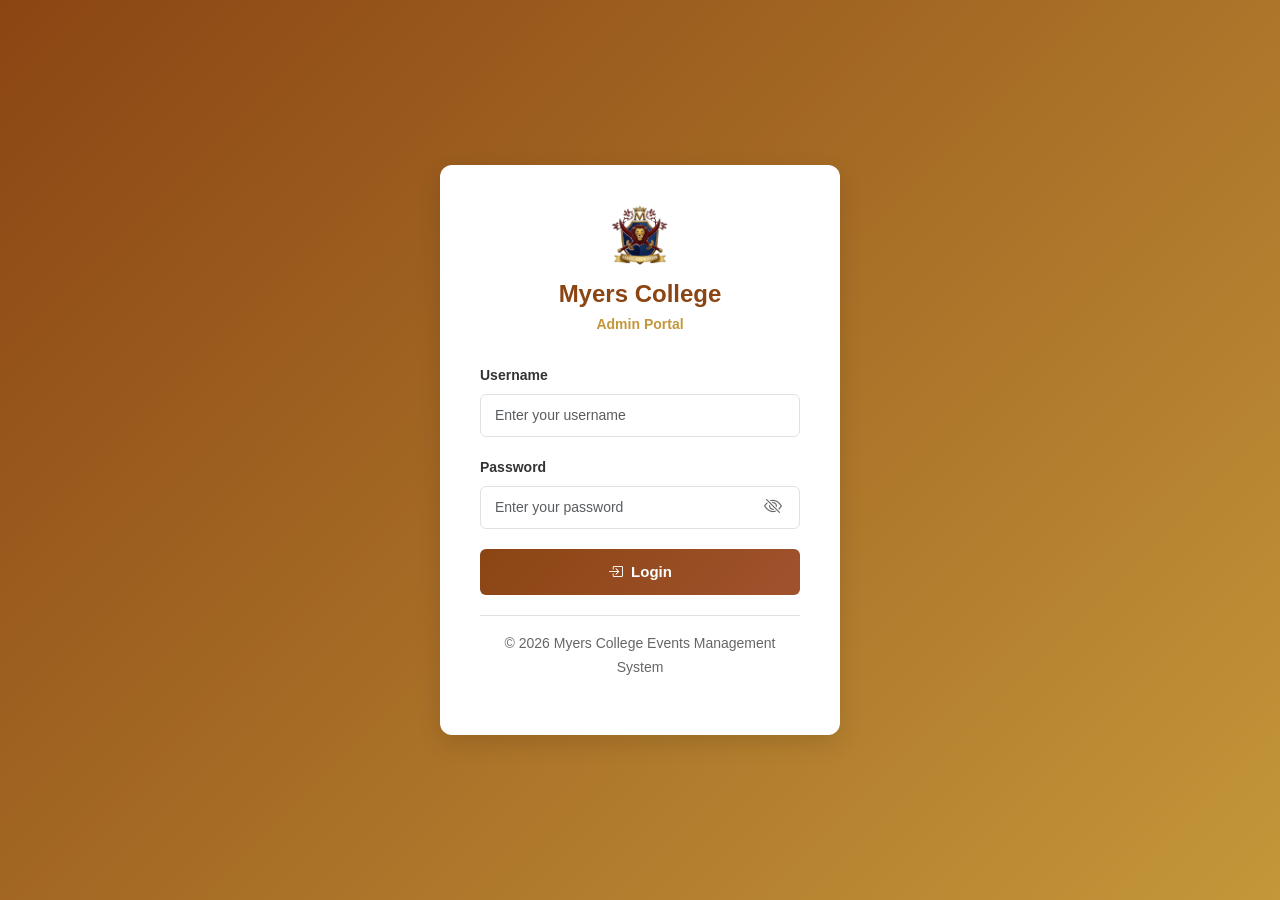
<file: admin/index.html>
<!DOCTYPE html>
<html lang="en">
<head>
  <meta charset="UTF-8" />
  <meta name="viewport" content="width=device-width, initial-scale=1.0" />
  <title>Myers College - Admin Portal</title>
  <link rel="icon" href="/assets/images/myers-logo.png" type="image/png" />
  <link rel="stylesheet" href="https://cdn.jsdelivr.net/npm/bootstrap@5.3.2/dist/css/bootstrap.min.css" />
  <link rel="stylesheet" href="https://cdn.jsdelivr.net/npm/bootstrap-icons@1.11.3/font/bootstrap-icons.min.css" />
  <link rel="stylesheet" href="/admin/assets/css/style.css" />
</head>
<body>
  <!-- LOGIN CONTAINER -->
  <div id="loginContainer" class="login-wrapper">
    <div class="login-box">
      <div class="login-header">
        <img src="/assets/images/myers-logo.png" alt="Myers College" class="logo" />
        <h1>Myers College</h1>
        <p class="subtitle">Admin Portal</p>
      </div>

      <form id="loginForm" class="login-form">
        <div class="form-group">
          <label for="username">Username</label>
          <input 
            type="text" 
            id="username" 
            class="form-control" 
            placeholder="Enter your username" 
            required 
          />
        </div>

     <div class="form-group">
  <label for="password">Password</label>
  <div style="position: relative;">
    <input 
      type="password" 
      id="password" 
      class="form-control" 
      placeholder="Enter your password" 
      required 
      style="padding-right: 42px;"
    />
    <button 
      type="button" 
      id="togglePassword" 
      style="
        position: absolute;
        right: 12px;
        top: 50%;
        transform: translateY(-50%);
        background: none;
        border: none;
        color: #666;
        cursor: pointer;
        font-size: 18px;
        padding: 6px;
        transition: all 0.3s ease;
        display: flex;
        align-items: center;
        justify-content: center;
      "
      title="Show Password"
    >
      <i class="bi bi-eye-slash"></i>
    </button>
  </div>
</div>

        <button type="submit" class="btn-login">
          <i class="bi bi-box-arrow-in-right"></i> Login
        </button>
      </form>

      <div id="loginError" class="alert alert-danger mt-3 d-none" role="alert">
        <i class="bi bi-exclamation-circle"></i> <span id="errorMessage"></span>
      </div>

     <p class="login-footer">
  <small>© 2026 Myers College Events Management System</small>
</p>
    </div>
  </div>

  <!-- DASHBOARD CONTAINER -->
  <div id="dashboardContainer" class="dashboard-wrapper d-none">
    <!-- NAVBAR -->
    <nav class="dashboard-navbar">
      <div class="navbar-content">
        <div class="navbar-left">
          <img src="/assets/images/myers-logo.png" alt="Myers College" class="navbar-logo" />
          <h2>Myers College - Admin</h2>
        </div>
        <div class="navbar-right">
          <a href="/" target="_blank" class="btn-home-premium">
            <i class="bi bi-display"></i> <span class="btn-text">View Website</span>
          </a>
          <span id="userDisplay" class="user-info">
            <i class="bi bi-person-circle"></i> <span id="userName"></span>
          </span>
          <button id="logoutBtn" class="btn-logout">
            <i class="bi bi-box-arrow-right"></i> Logout
          </button>
        </div>
      </div>
    </nav>

    <!-- MAIN CONTENT -->
    <div class="dashboard-content">
      <div class="container-fluid">
        <!-- HEADER -->
        <div class="dashboard-header">
          <div>
            <h1>Events Management</h1>
            <p>Manage college events and announcements</p>
          </div>
          <button id="addEventBtn" class="btn-add-event">
            <i class="bi bi-plus-lg"></i> Add New Event
          </button>
        </div>

        <!-- EVENTS TABLE -->
        <div class="events-table-container">
          <div class="table-responsive">
            <table class="events-table">
              <thead>
                <tr>
                  <th>ID</th>
                  <th>Title</th>
                  <th>Date</th>
                  <th>End Date</th>
                  <th>Status</th>
                  <th>Created By</th>
                  <th>Actions</th>
                </tr>
              </thead>
              <tbody id="eventsTableBody">
                <tr>
                  <td colspan="7" class="text-center py-5">
                    <div class="spinner-border" role="status">
                      <span class="visually-hidden">Loading...</span>
                    </div>
                    <p class="mt-2">Loading events...</p>
                  </td>
                </tr>
              </tbody>
            </table>
          </div>
        </div>
      </div>
    </div>
  </div>

  <!-- ADD/EDIT EVENT MODAL -->
  <div id="eventModal" class="modal d-none">
    <div class="modal-content">
      <div class="modal-header">
        <h2 id="modalTitle">Add New Event</h2>
        <button id="closeModalBtn" class="close-btn">
          <i class="bi bi-x-lg"></i>
        </button>
      </div>

      <form id="eventForm" class="event-form">
        <div class="form-row">
          <div class="form-group">
            <label for="eventTitle">Event Title *</label>
            <input 
              type="text" 
              id="eventTitle" 
              class="form-control" 
              placeholder="e.g., Annual Sports Day" 
              required 
            />
          </div>
        </div>

        <div class="form-row">
          <div class="form-group">
            <label for="eventDescription">Description</label>
            <textarea 
              id="eventDescription" 
              class="form-control" 
              placeholder="Event details..." 
              rows="3"
            ></textarea>
          </div>
        </div>

        <div class="form-row">
          <div class="form-group">
            <label for="eventDate">Start Date *</label>
            <input 
              type="date" 
              id="eventDate" 
              class="form-control" 
              required 
            />
          </div>
          <div class="form-group">
            <label for="eventEndDate">End Date</label>
            <input 
              type="date" 
              id="eventEndDate" 
              class="form-control" 
            />
          </div>
        </div>

        <div class="form-row full">
  <div class="form-group">
    <label for="eventImage">Event Image</label>
    <div style="display: flex; gap: 10px; align-items: center;">
      <input 
        type="file" 
        id="eventImage" 
        class="form-control" 
        accept="image/jpeg,image/jpg,image/png,image/webp"
        style="flex: 1;"
      />
      <button type="button" id="uploadImageBtn" class="btn-upload" style="padding: 10px 16px; background: #8B4513; color: white; border: none; border-radius: 6px; cursor: pointer; font-weight: 600; font-size: 13px;">
        <i class="bi bi-upload"></i> Upload
      </button>
    </div>
    <small style="color: #666; margin-top: 6px; display: block;">JPG, JPEG, PNG, WEBP allowed. Max 5MB</small>
    <div id="imagePreview" style="margin-top: 12px;">
      <!-- Preview image here -->
    </div>
  </div>
</div>

<!-- Hidden input to store image URL -->
<input type="hidden" id="eventImageUrl" />

        <div class="modal-actions">
          <button type="button" id="cancelBtn" class="btn-cancel">Cancel</button>
          <button type="submit" class="btn-submit">
  <i class="bi bi-check-lg"></i> <span id="submitBtnText">Create Event</span>
</button>
        </div>
      </form>

      <div id="eventFormError" class="alert alert-danger mt-3 d-none" role="alert">
        <i class="bi bi-exclamation-circle"></i> <span id="formErrorMessage"></span>
      </div>
    </div>
  </div>

  <!-- CONFIRM DELETE MODAL -->
  <div id="deleteModal" class="modal d-none">
    <div class="modal-content confirm-modal">
      <div class="modal-header">
        <h2>Delete Event</h2>
      </div>
      <p>Are you sure you want to delete this event? This action cannot be undone.</p>
      <div class="modal-actions">
        <button id="cancelDeleteBtn" class="btn-cancel">Cancel</button>
        <button id="confirmDeleteBtn" class="btn-delete">
          <i class="bi bi-trash"></i> Delete Event
        </button>
      </div>
    </div>
  </div>

  <!-- Modal Overlay -->
  <div id="modalOverlay" class="modal-overlay d-none"></div>

  <script src="https://cdn.jsdelivr.net/npm/bootstrap@5.3.2/dist/js/bootstrap.bundle.min.js"></script>
  <script src="/admin/assets/js/auth.js"></script>
  <script src="/admin/assets/js/events.js"></script>
</body>
</html>
</file>
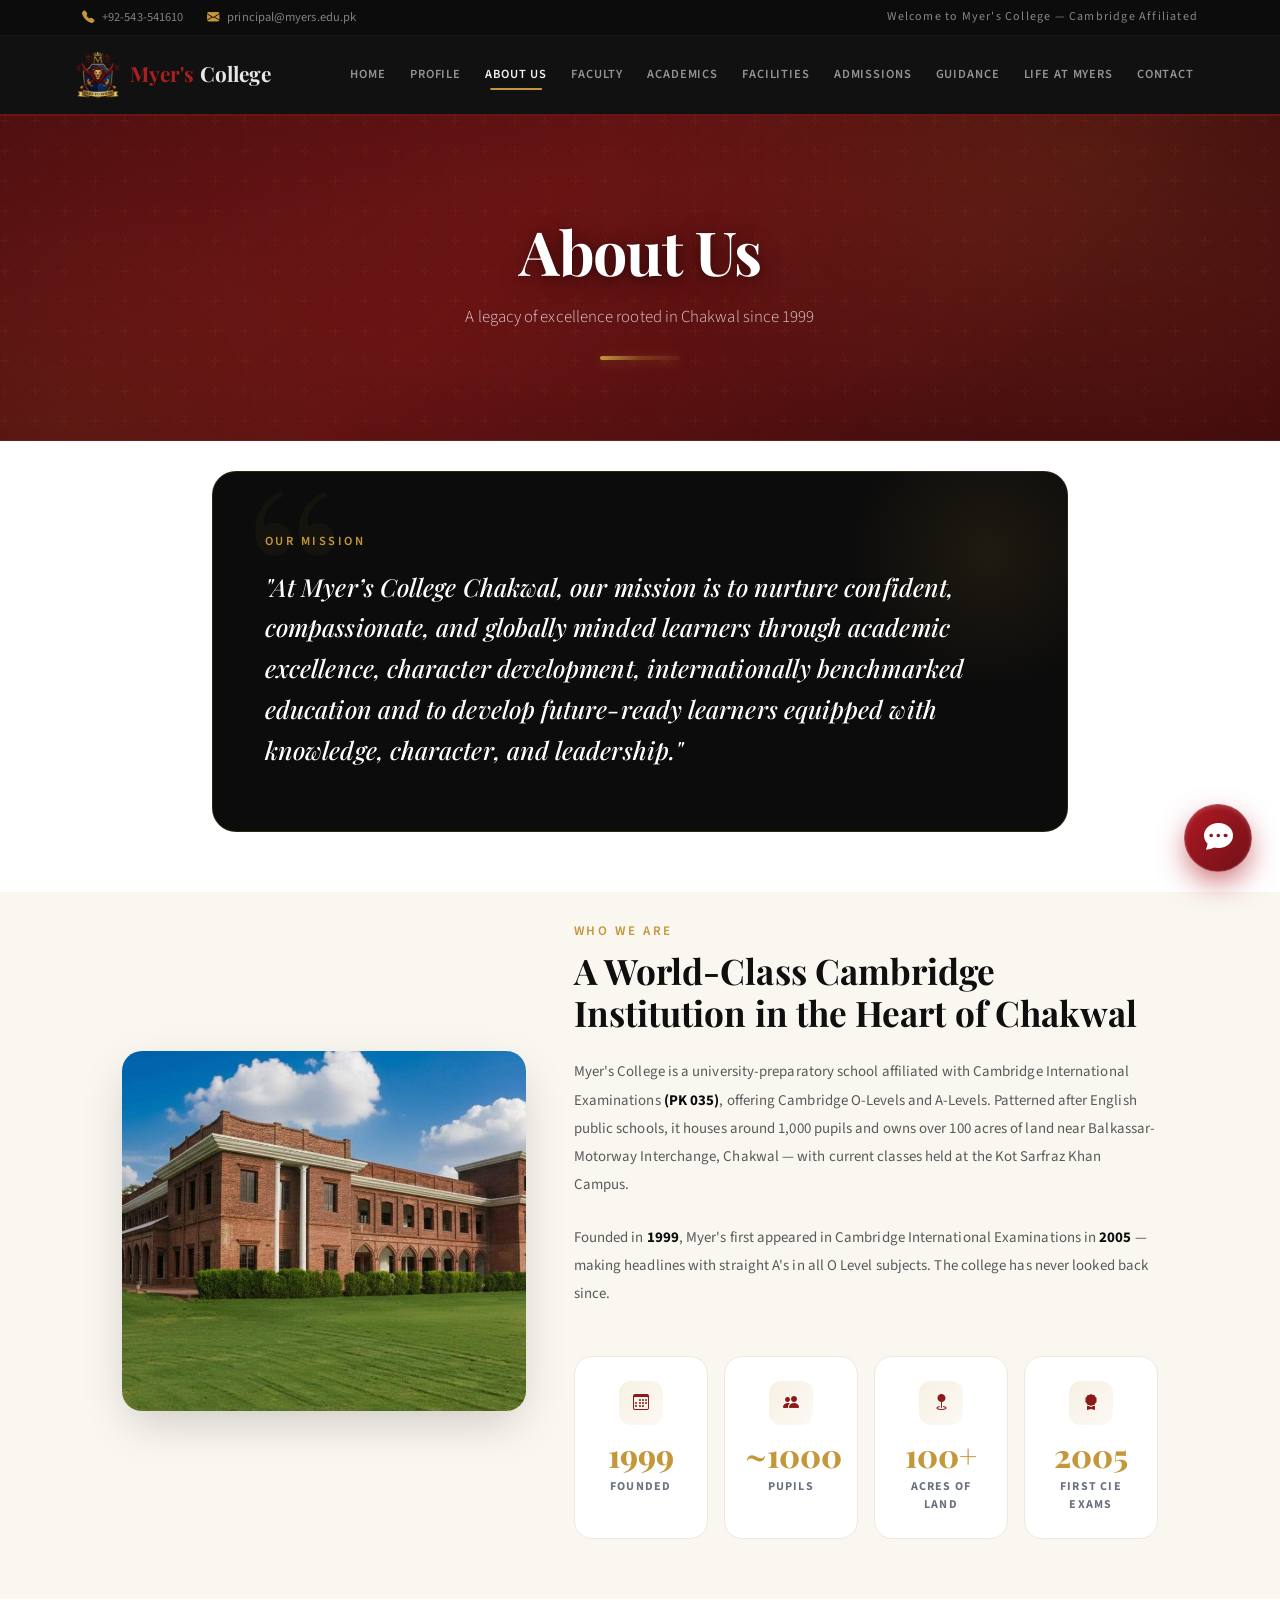
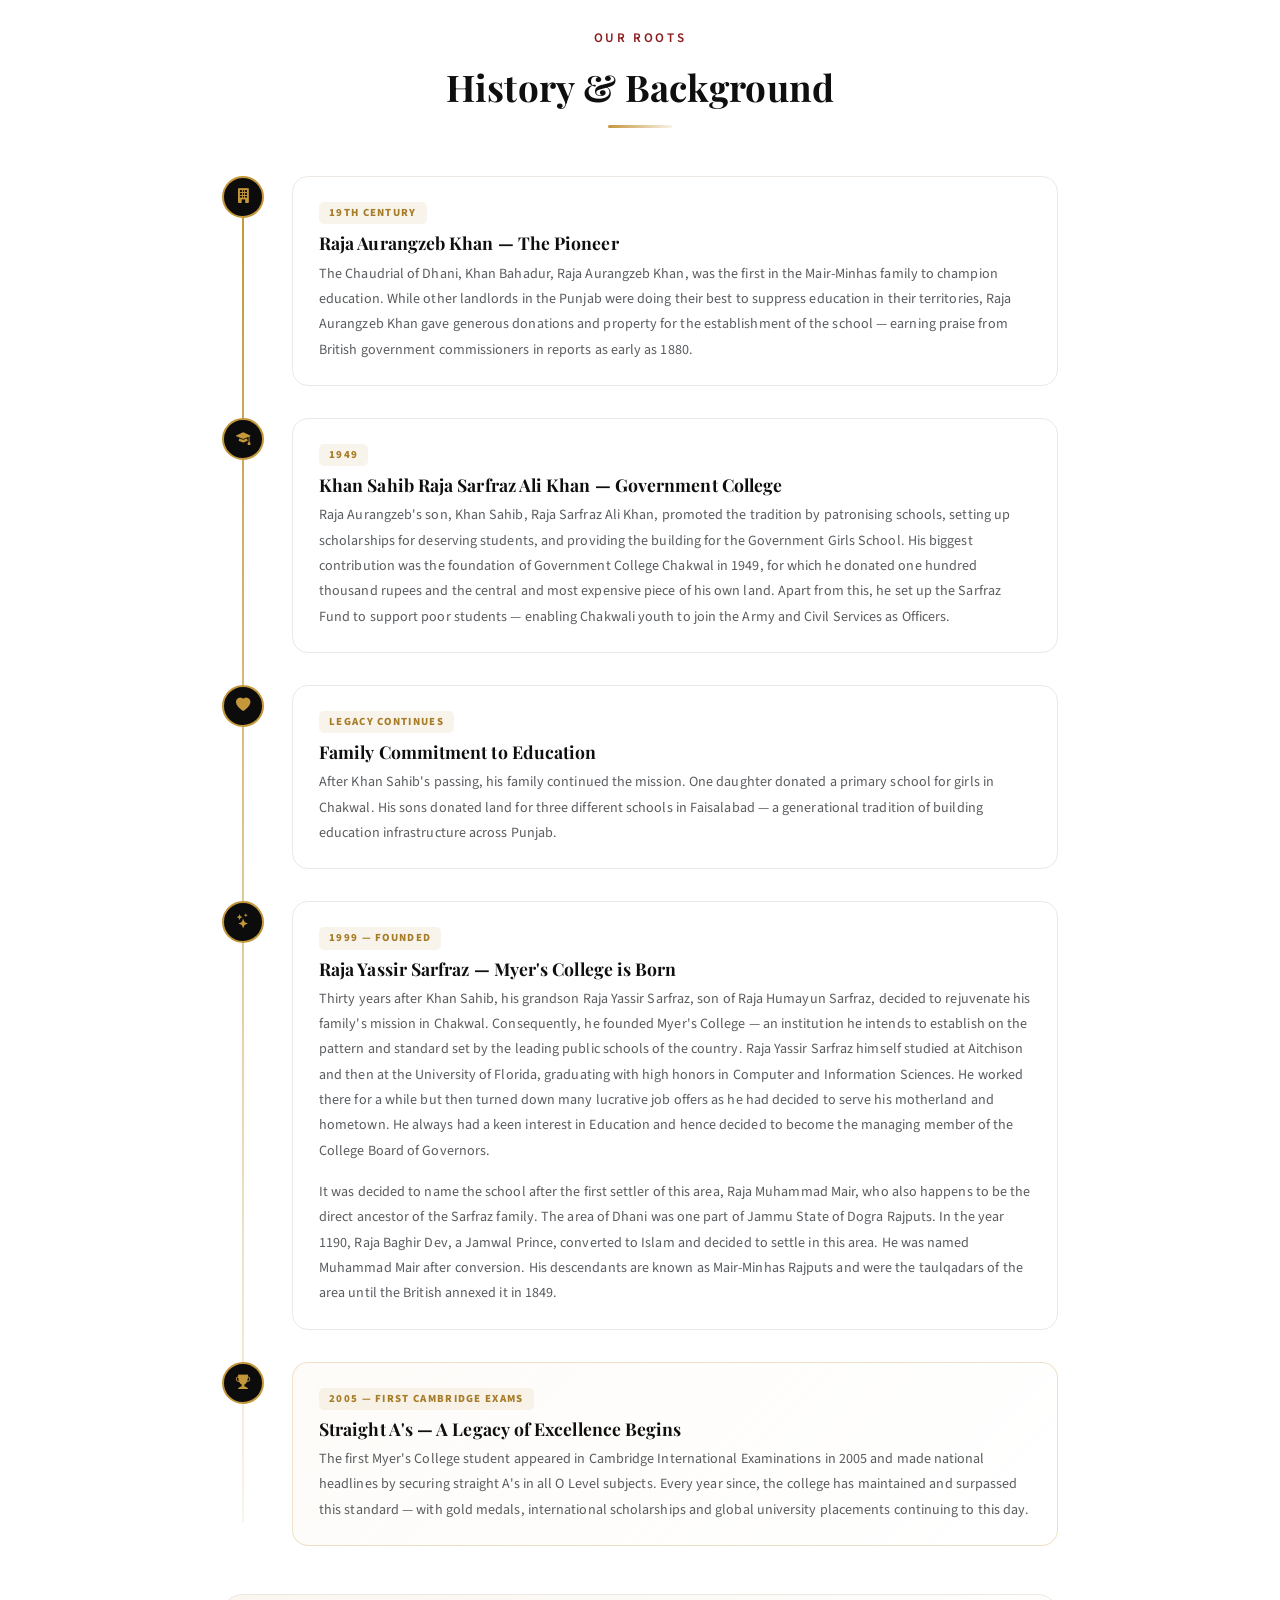
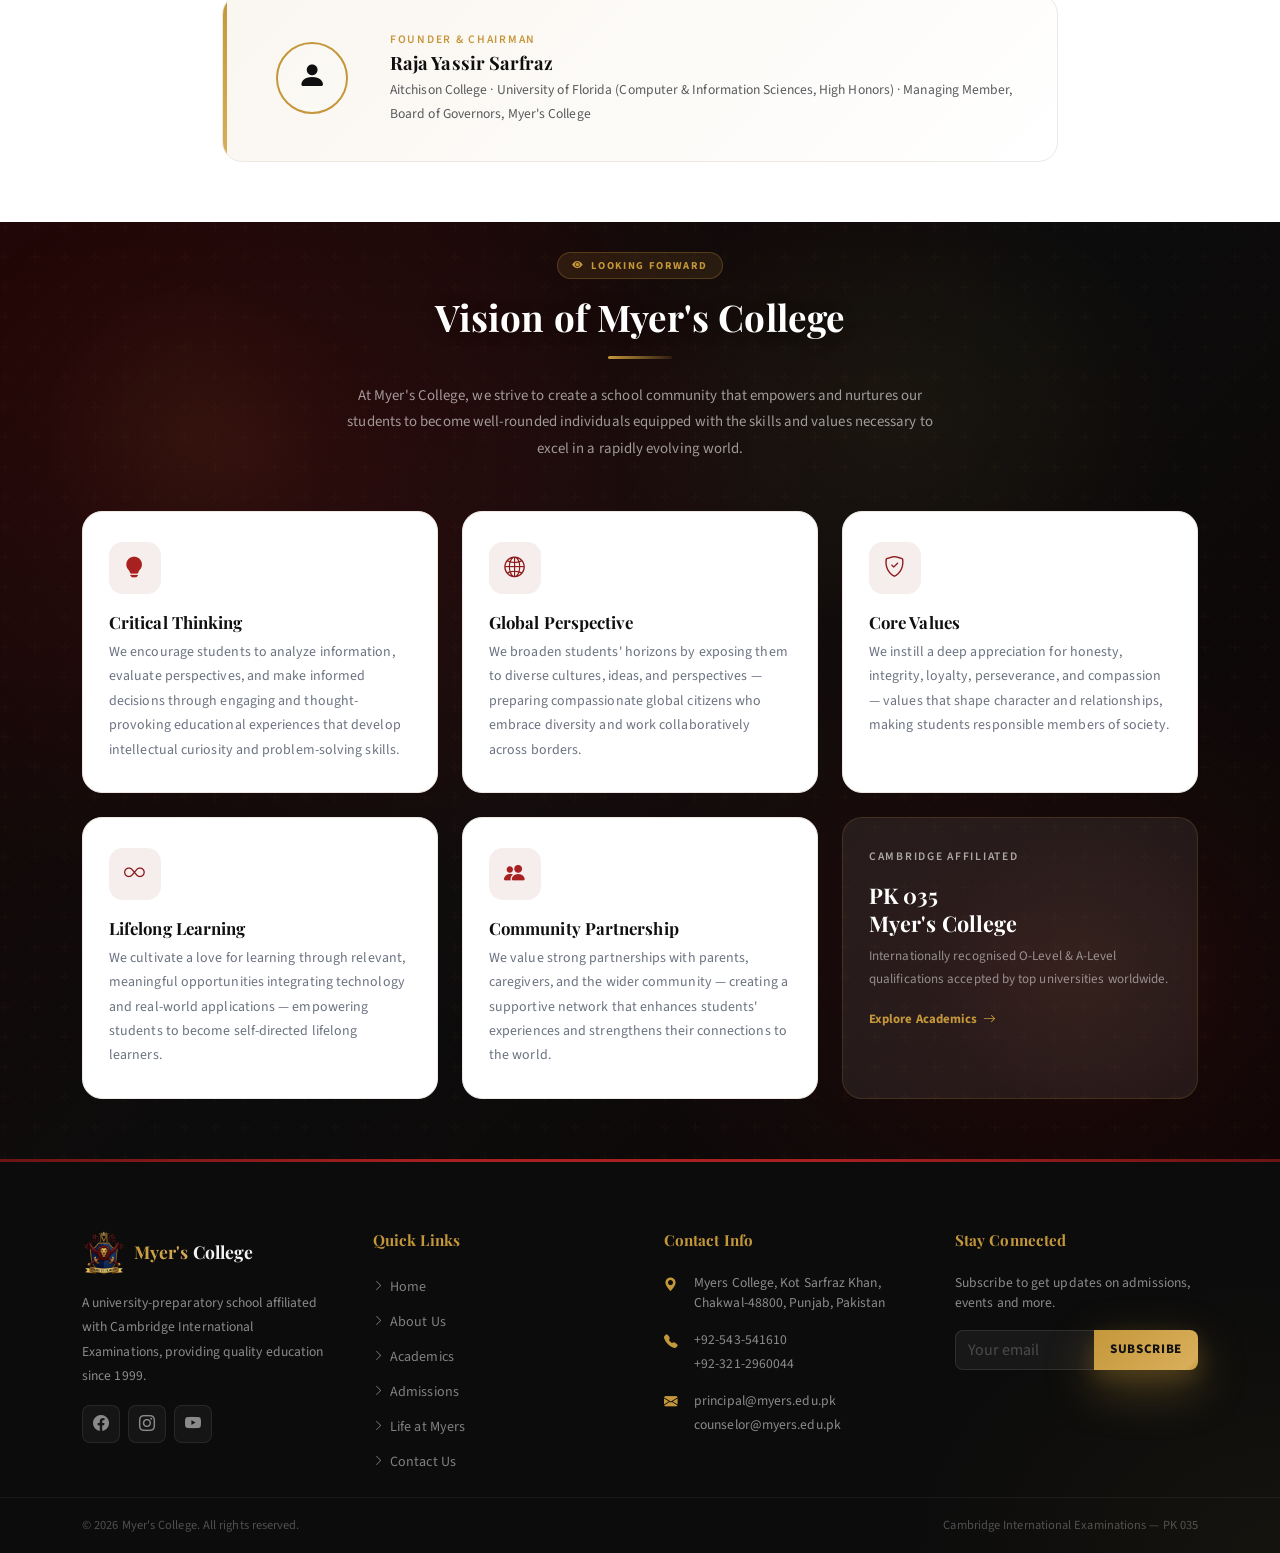
<file: about.html>
<!DOCTYPE html>
<html lang="en">
<head>
  <meta charset="UTF-8" />
  <meta name="viewport" content="width=device-width, initial-scale=1.0" />
  <title>About Us — Myer's College</title>
  <meta name="description" content="Learn about the history, mission, and vision of Myer's College, Cambridge-affiliated school in Chakwal, Pakistan." />
  <link rel="icon" href="assets/images/myers-logo.png" type="image/png" />
  <link rel="stylesheet" href="https://cdn.jsdelivr.net/npm/bootstrap@5.3.2/dist/css/bootstrap.min.css" />
  <link rel="stylesheet" href="https://cdn.jsdelivr.net/npm/bootstrap-icons@1.11.3/font/bootstrap-icons.min.css" />
  <link rel="stylesheet" href="assets/css/style.css" />
  <link rel="stylesheet" href="assets/css/chatbot.css" />
  <style>

    /* ── MISSION BANNER ── */
    .mission-banner {
      background: linear-gradient(135deg, var(--black) 0%, #0C0C0C 100%);
      border-radius: 24px;
      padding: 60px 52px;
      position: relative;
      overflow: hidden;
      border: 1px solid rgba(196,151,58,0.18);
    }
    .mission-banner::before {
      content: '\201C';
      position: absolute;
      top: -30px; left: 28px;
      font-family: var(--font-heading);
      font-size: 16rem;
      line-height: 1;
      color: rgba(196,151,58,0.05);
      pointer-events: none;
      user-select: none;
    }
    .mission-banner::after {
      content: '';
      position: absolute;
      top: -60px; right: -60px;
      width: 280px; height: 280px;
      background: radial-gradient(circle, rgba(196,151,58,0.10), transparent 70%);
      pointer-events: none;
    }

    /* ── KEY STAT CARDS ── */
    .key-stat {
      background: #fff;
      border: 1px solid var(--border-color);
      border-radius: 18px;
      padding: 24px 20px;
      text-align: center;
      transition: transform 0.28s, box-shadow 0.28s, border-color 0.28s;
      height: 100%;
    }
    .key-stat:hover {
      transform: translateY(-4px);
      box-shadow: var(--elevated-shadow);
      border-color: rgba(107,20,20,0.24);
    }
    .key-stat-val {
      font-family: var(--font-heading);
      font-size: 2rem;
      font-weight: 800;
      color: var(--gold);
      line-height: 1;
    }
    .key-stat-lbl {
      font-size: 0.75rem;
      font-weight: 700;
      color: var(--text-muted);
      text-transform: uppercase;
      letter-spacing: 0.1em;
      margin-top: 7px;
    }
    .key-stat-icon {
      width: 44px; height: 44px;
      border-radius: 12px;
      background: linear-gradient(135deg,rgba(196,151,58,0.14),rgba(196,151,58,0.05));
      display: flex; align-items: center; justify-content: center;
      margin: 0 auto 14px;
    }

    /* ── HISTORY TIMELINE ── */
    .hist-timeline { position: relative; }
    .hist-timeline::before {
      content: '';
      position: absolute;
      left: 20px; top: 24px; bottom: 24px;
      width: 2px;
      background: linear-gradient(180deg, var(--gold) 0%, rgba(196,151,58,0.10) 100%);
    }
    .hist-item {
      display: flex;
      gap: 28px;
      margin-bottom: 32px;
      position: relative;
    }
    .hist-item:last-child { margin-bottom: 0; }
    .hist-dot {
      flex-shrink: 0;
      width: 42px; height: 42px;
      border-radius: 50%;
      background: var(--black);
      border: 2px solid var(--gold);
      display: flex; align-items: center; justify-content: center;
      z-index: 1;
    }
    .hist-dot i { color: var(--gold); font-size: 0.9rem; }
    .hist-body {
      flex: 1;
      background: #fff;
      border: 1px solid var(--border-color);
      border-radius: 16px;
      padding: 22px 26px;
      transition: border-color 0.25s, box-shadow 0.25s;
    }
    .hist-body:hover {
      border-color: rgba(196,151,58,0.22);
      box-shadow: 0 6px 24px -6px rgba(12,12,12,0.12);
    }
    .hist-era {
      display: inline-block;
      background: rgba(196,151,58,0.10);
      color: var(--gold-dark);
      font-size: 0.68rem;
      font-weight: 800;
      letter-spacing: 0.12em;
      text-transform: uppercase;
      padding: 3px 10px;
      border-radius: 5px;
      margin-bottom: 8px;
    }

    /* ── VISION PILLARS ── */
    .vision-card {
      background: #fff;
      border: 1px solid var(--border-color);
      border-radius: 20px;
      padding: 30px 26px;
      height: 100%;
      position: relative;
      overflow: hidden;
      transition: transform 0.3s, box-shadow 0.3s, border-color 0.3s;
    }
    .vision-card::after {
      content: '';
      position: absolute;
      bottom: 0; left: 0; right: 0;
      height: 3px;
      transform: scaleX(0);
      transform-origin: left;
      transition: transform 0.35s ease;
    }
    .vision-card:hover { transform: translateY(-5px); box-shadow: var(--elevated-shadow); border-color: rgba(107,20,20,0.22); }
    .vision-card:hover::after { transform: scaleX(1); }
    .vc1::after { background: linear-gradient(90deg,#6B1414,#8B1A1A); }
    .vc2::after { background: linear-gradient(90deg,#8B1A1A,#8B1A1A); }
    .vc3::after { background: linear-gradient(90deg,#6B1414,#8B1A1A); }
    .vc4::after { background: linear-gradient(90deg,#6B1414,#8B1A1A); }
    .vc5::after { background: linear-gradient(90deg,#6B1414,#8B1A1A); }
    .vision-icon {
      width: 52px; height: 52px;
      border-radius: 14px;
      display: flex; align-items: center; justify-content: center;
      margin-bottom: 18px;
      font-size: 1.3rem;
    }
    .vc1 .vision-icon { background:rgba(139,26,26,0.08); color:#A82020; }
    .vc2 .vision-icon { background:rgba(139,26,26,0.08); color:#8B1A1A; }
    .vc3 .vision-icon { background:rgba(139,26,26,0.08); color:#8B1A1A; }
    .vc4 .vision-icon { background:rgba(139,26,26,0.08); color: #8B1A1A; }
    .vc5 .vision-icon { background:rgba(139,26,26,0.08); color:#A82020; }

    /* ── FOUNDER HIGHLIGHT ── */
    .founder-strip {
      background: linear-gradient(135deg, var(--cream), #fff);
      border: 1px solid var(--border-color);
      border-radius: 20px;
      padding: 36px 36px;
      position: relative;
      overflow: hidden;
    }
    .founder-strip::before {
      content: '';
      position: absolute;
      top: 0; left: 0; bottom: 0;
      width: 4px;
      background: linear-gradient(180deg, var(--gold), var(--gold-light));
    }
  </style>
</head>
<body>

  <div id="topbar">
    <div class="container"><div class="d-flex justify-content-between align-items-center"><div class="d-flex gap-4"><span class="d-flex align-items-center gap-2"><i class="bi bi-telephone-fill topbar-icon"></i> +92-543-541610</span><span class="d-flex align-items-center gap-2"><i class="bi bi-envelope-fill topbar-icon"></i> principal@myers.edu.pk</span></div><span class="d-none d-md-inline" style="color:rgba(255,255,255,0.50);font-size:0.75rem;letter-spacing:0.1em;">Welcome to Myer's College — Cambridge Affiliated</span></div></div>
  </div>

  <nav class="navbar navbar-expand-lg site-navbar sticky-top">
    <div class="container">
      <a class="navbar-brand d-flex align-items-center gap-2" href="index.html"><img src="assets/images/myers-logo.png" alt="Myer's College Logo" height="48" width="48" style="object-fit:contain;" /><div class="d-none d-sm-block"><span class="brand-name">Myer's</span><span class="brand-suffix"> College</span></div></a>
      <button class="navbar-toggler" type="button" data-bs-toggle="collapse" data-bs-target="#siteNav"><span class="navbar-toggler-icon"></span></button>
      <div class="collapse navbar-collapse" id="siteNav">
        <ul class="navbar-nav ms-auto">
          <li class="nav-item"><a class="nav-link" href="index.html">HOME</a></li>
          <li class="nav-item"><a class="nav-link" href="profile.html">PROFILE</a></li>
          <li class="nav-item"><a class="nav-link active" href="about.html">ABOUT US</a></li>
          <li class="nav-item"><a class="nav-link" href="faculty.html">FACULTY</a></li>
          <li class="nav-item"><a class="nav-link" href="academics.html">ACADEMICS</a></li>
          <li class="nav-item"><a class="nav-link" href="facilities.html">FACILITIES</a></li>
          <li class="nav-item"><a class="nav-link" href="admissions.html">ADMISSIONS</a></li>
          <li class="nav-item"><a class="nav-link" href="guidance.html">GUIDANCE</a></li>
          <li class="nav-item"><a class="nav-link" href="life.html">LIFE AT MYERS</a></li>
          <li class="nav-item"><a class="nav-link" href="contact.html">CONTACT</a></li>
        </ul>
      </div>
    </div>
  </nav>

  <div class="page-hero">
    <h1 class="page-hero-title">About Us</h1>
    <p class="page-hero-subtitle">A legacy of excellence rooted in Chakwal since 1999</p>
    <div class="page-hero-divider"></div>
  </div>

  <!-- ═══ MISSION ═══ -->
  <section class="section-padding">
    <div class="container" style="max-width:880px;">
      <div class="reveal mission-banner">
        <div class="position-relative" style="z-index:1;">
          <p class="gold-text fw-semibold text-uppercase mb-3" style="letter-spacing:0.2em;font-size:0.78rem;">Our Mission</p>
          <blockquote class="text-white mb-0" style="font-family:var(--font-heading);font-size:1.55rem;font-weight:500;line-height:1.65;font-style:italic;">
            "At Myer’s College Chakwal, our mission is to nurture confident, compassionate, and globally minded learners through academic excellence, character development, internationally benchmarked education and to develop future-ready learners equipped with knowledge, character, and leadership."
          </blockquote>
        </div>
      </div>
    </div>
  </section>

  <!-- ═══ INTRODUCTION + STATS ═══ -->
  <section class="section-padding section-cream">
    <div class="container" style="max-width:1060px;">
      <div class="reveal row g-5 align-items-center">

        <div class="col-lg-5">
          <div style="border-radius:20px;overflow:hidden;box-shadow:var(--elevated-shadow);">
            <img src="assets/images/college-original.jpg" alt="Myer's College" class="img-fluid w-100" style="height:360px;object-fit:cover;display:block;" />
          </div>
        </div>

        <div class="col-lg-7">
          <p class="gold-text fw-semibold text-uppercase mb-2" style="letter-spacing:0.2em;font-size:0.82rem;">Who We Are</p>
          <h2 class="fw-bold mb-4" style="font-family:var(--font-heading);font-size:2.2rem;line-height:1.2;">A World-Class Cambridge Institution in the Heart of Chakwal</h2>
          <p class="text-muted mb-4" style="font-size:0.93rem;line-height:1.9;">Myer's College is a university-preparatory school affiliated with Cambridge International Examinations <strong style="color:var(--black);">(PK 035)</strong>, offering Cambridge O-Levels and A-Levels. Patterned after English public schools, it houses around 1,000 pupils and owns over 100 acres of land near Balkassar-Motorway Interchange, Chakwal — with current classes held at the Kot Sarfraz Khan Campus.</p>
          <p class="text-muted mb-5" style="font-size:0.93rem;line-height:1.9;">Founded in <strong style="color:var(--black);">1999</strong>, Myer's first appeared in Cambridge International Examinations in <strong style="color:var(--black);">2005</strong> — making headlines with straight A's in all O Level subjects. The college has never looked back since.</p>

          <div class="row g-3">
            <div class="col-6 col-sm-3">
              <div class="key-stat">
                <div class="key-stat-icon"><i class="bi bi-calendar3" style="color:var(--maroon-mid);font-size:1rem;"></i></div>
                <div class="key-stat-val">1999</div>
                <div class="key-stat-lbl">Founded</div>
              </div>
            </div>
            <div class="col-6 col-sm-3">
              <div class="key-stat">
                <div class="key-stat-icon"><i class="bi bi-people-fill" style="color:var(--maroon-mid);font-size:1rem;"></i></div>
                <div class="key-stat-val">~1000</div>
                <div class="key-stat-lbl">Pupils</div>
              </div>
            </div>
            <div class="col-6 col-sm-3">
              <div class="key-stat">
                <div class="key-stat-icon"><i class="bi bi-geo-fill" style="color:var(--maroon-mid);font-size:1rem;"></i></div>
                <div class="key-stat-val">100+</div>
                <div class="key-stat-lbl">Acres of Land</div>
              </div>
            </div>
            <div class="col-6 col-sm-3">
              <div class="key-stat">
                <div class="key-stat-icon"><i class="bi bi-award-fill" style="color:var(--maroon-mid);font-size:1rem;"></i></div>
                <div class="key-stat-val">2005</div>
                <div class="key-stat-lbl">First CIE Exams</div>
              </div>
            </div>
          </div>
        </div>
      </div>
    </div>
  </section>

  <!-- ═══ HISTORY TIMELINE ═══ -->
  <section class="section-padding">
    <div class="container" style="max-width:860px;">
      <div class="reveal text-center mb-5">
        <p class="maroon-text fw-semibold text-uppercase" style="letter-spacing:0.2em;font-size:0.82rem;">Our Roots</p>
        <h2 class="fw-bold" style="font-family:var(--font-heading);font-size:2.3rem;">History &amp; Background</h2>
        <div class="gold-line mx-auto mt-3"></div>
      </div>

      <div class="reveal hist-timeline">

        <div class="hist-item">
          <div class="hist-dot"><i class="bi bi-building-fill"></i></div>
          <div class="hist-body">
            <span class="hist-era">19th Century</span>
            <h4 class="fw-bold mb-2" style="font-family:var(--font-heading);font-size:1.1rem;">Raja Aurangzeb Khan — The Pioneer</h4>
            <p class="text-muted mb-0" style="font-size:0.88rem;line-height:1.8;">The Chaudrial of Dhani, Khan Bahadur, Raja Aurangzeb Khan, was the first in the Mair-Minhas family to champion education. While other landlords in the Punjab were doing their best to suppress education in their territories, Raja Aurangzeb Khan gave generous donations and property for the establishment of the school — earning praise from British government commissioners in reports as early as 1880.</p>
          </div>
        </div>

        <div class="hist-item">
          <div class="hist-dot"><i class="bi bi-mortarboard-fill"></i></div>
          <div class="hist-body">
            <span class="hist-era">1949</span>
            <h4 class="fw-bold mb-2" style="font-family:var(--font-heading);font-size:1.1rem;">Khan Sahib Raja Sarfraz Ali Khan — Government College</h4>
            <p class="text-muted mb-0" style="font-size:0.88rem;line-height:1.8;">Raja Aurangzeb's son, Khan Sahib, Raja Sarfraz Ali Khan, promoted the tradition by patronising schools, setting up scholarships for deserving students, and providing the building for the Government Girls School. His biggest contribution was the foundation of Government College Chakwal in 1949, for which he donated one hundred thousand rupees and the central and most expensive piece of his own land. Apart from this, he set up the Sarfraz Fund to support poor students — enabling Chakwali youth to join the Army and Civil Services as Officers.</p>
          </div>
        </div>

        <div class="hist-item">
          <div class="hist-dot"><i class="bi bi-heart-fill"></i></div>
          <div class="hist-body">
            <span class="hist-era">Legacy Continues</span>
            <h4 class="fw-bold mb-2" style="font-family:var(--font-heading);font-size:1.1rem;">Family Commitment to Education</h4>
            <p class="text-muted mb-0" style="font-size:0.88rem;line-height:1.8;">After Khan Sahib's passing, his family continued the mission. One daughter donated a primary school for girls in Chakwal. His sons donated land for three different schools in Faisalabad — a generational tradition of building education infrastructure across Punjab.</p>
          </div>
        </div>

        <div class="hist-item">
          <div class="hist-dot"><i class="bi bi-stars"></i></div>
          <div class="hist-body">
            <span class="hist-era">1999 — Founded</span>
            <h4 class="fw-bold mb-2" style="font-family:var(--font-heading);font-size:1.1rem;">Raja Yassir Sarfraz — Myer's College is Born</h4>
            <p class="text-muted mb-0" style="font-size:0.88rem;line-height:1.8;">Thirty years after Khan Sahib, his grandson Raja Yassir Sarfraz, son of Raja Humayun Sarfraz, decided to rejuvenate his family's mission in Chakwal. Consequently, he founded Myer's College — an institution he intends to establish on the pattern and standard set by the leading public schools of the country. Raja Yassir Sarfraz himself studied at Aitchison and then at the University of Florida, graduating with high honors in Computer and Information Sciences. He worked there for a while but then turned down many lucrative job offers as he had decided to serve his motherland and hometown. He always had a keen interest in Education and hence decided to become the managing member of the College Board of Governors.</p>
            <p class="text-muted mb-0 mt-3" style="font-size:0.88rem;line-height:1.8;">It was decided to name the school after the first settler of this area, Raja Muhammad Mair, who also happens to be the direct ancestor of the Sarfraz family. The area of Dhani was one part of Jammu State of Dogra Rajputs. In the year 1190, Raja Baghir Dev, a Jamwal Prince, converted to Islam and decided to settle in this area. He was named Muhammad Mair after conversion. His descendants are known as Mair-Minhas Rajputs and were the taulqadars of the area until the British annexed it in 1849.</p>
          </div>
        </div>

        <div class="hist-item">
          <div class="hist-dot"><i class="bi bi-trophy-fill"></i></div>
          <div class="hist-body" style="border-color:rgba(196,151,58,0.28);background:linear-gradient(135deg,rgba(196,151,58,0.03),#fff);">
            <span class="hist-era">2005 — First Cambridge Exams</span>
            <h4 class="fw-bold mb-2" style="font-family:var(--font-heading);font-size:1.1rem;">Straight A's — A Legacy of Excellence Begins</h4>
            <p class="text-muted mb-0" style="font-size:0.88rem;line-height:1.8;">The first Myer's College student appeared in Cambridge International Examinations in 2005 and made national headlines by securing straight A's in all O Level subjects. Every year since, the college has maintained and surpassed this standard — with gold medals, international scholarships and global university placements continuing to this day.</p>
          </div>
        </div>

      </div>

      <!-- Founder card -->
      <div class="reveal founder-strip mt-5">
        <div class="row g-4 align-items-center">
          <div class="col-md-2 text-center">
            <div style="width:72px;height:72px;border-radius:50%;background:rgba(255,255,255,0.07);border:2px solid var(--gold);display:flex;align-items:center;justify-content:center;margin:0 auto;">
              <i class="bi bi-person-fill " style="font-size:1.8rem;"></i>
            </div>
          </div>
          <div class="col-md-10">
            <p class="gold-text fw-semibold text-uppercase mb-1" style="letter-spacing:0.15em;font-size:0.72rem;">Founder &amp; Chairman</p>
            <h4 class="fw-bold mb-1" style="font-family:var(--font-heading);font-size:1.15rem;">Raja Yassir Sarfraz</h4>
            <p class="text-muted mb-0" style="font-size:0.85rem;line-height:1.7;">Aitchison College · University of Florida (Computer &amp; Information Sciences, High Honors) · Managing Member, Board of Governors, Myer's College</p>
          </div>
        </div>
      </div>
    </div>
  </section>

  <!-- ═══ VISION PILLARS ═══ -->
  <section class="section-padding section-maroon position-relative overflow-hidden">
    <div style="position:absolute;top:60px;left:40px;width:300px;height:300px;background:radial-gradient(circle,rgba(196,151,58,0.06),transparent 70%);pointer-events:none;"></div>
    <div style="position:absolute;bottom:40px;right:40px;width:300px;height:300px;background:radial-gradient(circle,rgba(196,151,58,0.06),transparent 70%);pointer-events:none;"></div>
    <div class="container position-relative">
      <div class="reveal text-center mb-5">
        <div class="section-badge section-badge-navy"><i class="bi bi-eye-fill"></i> Looking Forward</div>
        <h2 class="fw-bold text-white" style="font-family:var(--font-heading);font-size:2.3rem;">Vision of Myer's College</h2>
        <div class="gold-line mx-auto mt-3 mb-4"></div>
        <p style="color:rgba(255,255,255,0.58);font-size:0.93rem;line-height:1.8;max-width:600px;margin:0 auto;">At Myer's College, we strive to create a school community that empowers and nurtures our students to become well-rounded individuals equipped with the skills and values necessary to excel in a rapidly evolving world.</p>
      </div>

      <div class="row g-4">
        <div class="col-sm-6 col-lg-4">
          <div class="reveal vision-card vc1">
            <div class="vision-icon"><i class="bi bi-lightbulb-fill"></i></div>
            <h4 class="fw-bold mb-2" style="font-family:var(--font-heading);font-size:1.05rem;">Critical Thinking</h4>
            <p class="text-light mb-0" style="font-size:0.87rem;line-height:1.75;">We encourage students to analyze information, evaluate perspectives, and make informed decisions through engaging and thought-provoking educational experiences that develop intellectual curiosity and problem-solving skills.</p>
          </div>
        </div>
        <div class="col-sm-6 col-lg-4">
          <div class="reveal vision-card vc2">
            <div class="vision-icon"><i class="bi bi-globe2"></i></div>
            <h4 class="fw-bold mb-2" style="font-family:var(--font-heading);font-size:1.05rem;">Global Perspective</h4>
            <p class="text-light mb-0" style="font-size:0.87rem;line-height:1.75;">We broaden students' horizons by exposing them to diverse cultures, ideas, and perspectives — preparing compassionate global citizens who embrace diversity and work collaboratively across borders.</p>
          </div>
        </div>
        <div class="col-sm-6 col-lg-4">
          <div class="reveal vision-card vc3">
            <div class="vision-icon"><i class="bi bi-shield-check"></i></div>
            <h4 class="fw-bold mb-2" style="font-family:var(--font-heading);font-size:1.05rem;">Core Values</h4>
            <p class="text-light mb-0" style="font-size:0.87rem;line-height:1.75;">We instill a deep appreciation for honesty, integrity, loyalty, perseverance, and compassion — values that shape character and relationships, making students responsible members of society.</p>
          </div>
        </div>
        <div class="col-sm-6 col-lg-4">
          <div class="reveal vision-card vc4">
            <div class="vision-icon"><i class="bi bi-infinity"></i></div>
            <h4 class="fw-bold mb-2" style="font-family:var(--font-heading);font-size:1.05rem;">Lifelong Learning</h4>
            <p class="text-light mb-0" style="font-size:0.87rem;line-height:1.75;">We cultivate a love for learning through relevant, meaningful opportunities integrating technology and real-world applications — empowering students to become self-directed lifelong learners.</p>
          </div>
        </div>
        <div class="col-sm-6 col-lg-4">
          <div class="reveal vision-card vc5">
            <div class="vision-icon"><i class="bi bi-people-fill"></i></div>
            <h4 class="fw-bold mb-2" style="font-family:var(--font-heading);font-size:1.05rem;">Community Partnership</h4>
            <p class="text-light mb-0" style="font-size:0.87rem;line-height:1.75;">We value strong partnerships with parents, caregivers, and the wider community — creating a supportive network that enhances students' experiences and strengthens their connections to the world.</p>
          </div>
        </div>
        <div class="col-sm-6 col-lg-4">
          <div class="reveal" style="background:rgba(255,255,255,0.07);border-radius:20px;padding:30px 26px;border:1px solid rgba(196,151,58,0.18);height:100%;">
            <p class="gold-text fw-semibold text-uppercase mb-3" style="letter-spacing:0.15em;font-size:0.72rem;">Cambridge Affiliated</p>
            <p class="text-white fw-bold mb-2" style="font-family:var(--font-heading);font-size:1.35rem;line-height:1.3;">PK 035<br>Myer's College</p>
            <p style="color:rgba(255,255,255,0.50);font-size:0.82rem;line-height:1.7;margin-bottom:16px;">Internationally recognised O-Level &amp; A-Level qualifications accepted by top universities worldwide.</p>
            <a href="academics.html" style="display:inline-flex;align-items:center;gap:6px;color:var(--gold);font-size:0.8rem;font-weight:700;text-decoration:none;">Explore Academics <i class="bi bi-arrow-right"></i></a>
          </div>
        </div>
      </div>
    </div>
  </section>

  <!-- FOOTER -->
  <footer class="site-footer pt-5 pb-0">
    <div class="container py-4">
      <div class="row g-5">
        <div class="col-md-6 col-lg-3"><div class="d-flex align-items-center gap-2 mb-3"><img src="assets/images/myers-logo.png" alt="Myer's College" height="44" width="44" style="object-fit:contain;" /><div><span class="gradient-text" style="font-family:var(--font-heading);font-size:1.1rem;font-weight:700;">Myer's</span><span style="color:rgba(255,255,255,0.95);font-family:var(--font-heading);font-size:1.1rem;font-weight:700;"> College</span></div></div><p style="font-size:0.85rem;line-height:1.8;color:rgba(255,255,255,0.52);">A university-preparatory school affiliated with Cambridge International Examinations, providing quality education since 1999.</p><div class="d-flex gap-2 mt-3"><a href="#" class="footer-social"><i class="bi bi-facebook"></i></a><a href="#" class="footer-social"><i class="bi bi-instagram"></i></a><a href="#" class="footer-social"><i class="bi bi-youtube"></i></a></div></div>
        <div class="col-md-6 col-lg-3"><h4 class="footer-heading mb-4">Quick Links</h4><ul class="list-unstyled mb-0" style="display:flex;flex-direction:column;gap:10px;"><li><a href="index.html" class="footer-link"><i class="bi bi-chevron-right" style="font-size:0.7rem;"></i> Home</a></li><li><a href="about.html" class="footer-link"><i class="bi bi-chevron-right" style="font-size:0.7rem;"></i> About Us</a></li><li><a href="academics.html" class="footer-link"><i class="bi bi-chevron-right" style="font-size:0.7rem;"></i> Academics</a></li><li><a href="admissions.html" class="footer-link"><i class="bi bi-chevron-right" style="font-size:0.7rem;"></i> Admissions</a></li><li><a href="life.html" class="footer-link"><i class="bi bi-chevron-right" style="font-size:0.7rem;"></i> Life at Myers</a></li><li><a href="contact.html" class="footer-link"><i class="bi bi-chevron-right" style="font-size:0.7rem;"></i> Contact Us</a></li></ul></div>
        <div class="col-md-6 col-lg-3"><h4 class="footer-heading mb-4">Contact Info</h4><ul class="list-unstyled mb-0" style="display:flex;flex-direction:column;gap:16px;font-size:0.85rem;color:rgba(255,255,255,0.52);"><li class="d-flex align-items-start gap-3"><i class="bi bi-geo-alt-fill" style="color:var(--gold);margin-top:2px;flex-shrink:0;"></i>Myers College, Kot Sarfraz Khan, Chakwal-48800, Punjab, Pakistan</li><li class="d-flex align-items-start gap-3"><i class="bi bi-telephone-fill" style="color:var(--gold);margin-top:2px;flex-shrink:0;"></i><div><p class="mb-1">+92-543-541610</p><p class="mb-0">+92-321-2960044</p></div></li><li class="d-flex align-items-start gap-3"><i class="bi bi-envelope-fill" style="color:var(--gold);margin-top:2px;flex-shrink:0;"></i><div><p class="mb-1">principal@myers.edu.pk</p><p class="mb-0">counselor@myers.edu.pk</p></div></li></ul></div>
        <div class="col-md-6 col-lg-3"><h4 class="footer-heading mb-4">Stay Connected</h4><p style="font-size:0.85rem;color:rgba(255,255,255,0.52);">Subscribe to get updates on admissions, events and more.</p><form class="newsletter-form d-flex mt-3" onsubmit="return false;"><input type="email" class="form-control footer-input" placeholder="Your email" required /><button type="submit" class="btn-gold" style="border-radius:0 10px 10px 0;padding:10px 16px;">Subscribe</button></form></div>
      </div>
    </div>
    <div class="footer-bottom"><div class="container d-flex flex-column flex-sm-row justify-content-between align-items-center gap-2"><p class="mb-0">&copy; <span id="year"></span> Myer's College. All rights reserved.</p><p class="mb-0">Cambridge International Examinations — PK 035</p></div></div>
  </footer>

  <script>document.getElementById('year').textContent = new Date().getFullYear();</script>
  <script src="https://cdn.jsdelivr.net/npm/bootstrap@5.3.2/dist/js/bootstrap.bundle.min.js"></script>
  <script src="assets/js/main.js"></script>
  <script src="assets/js/chatbot.js"></script>
</body>
</html>
</file>
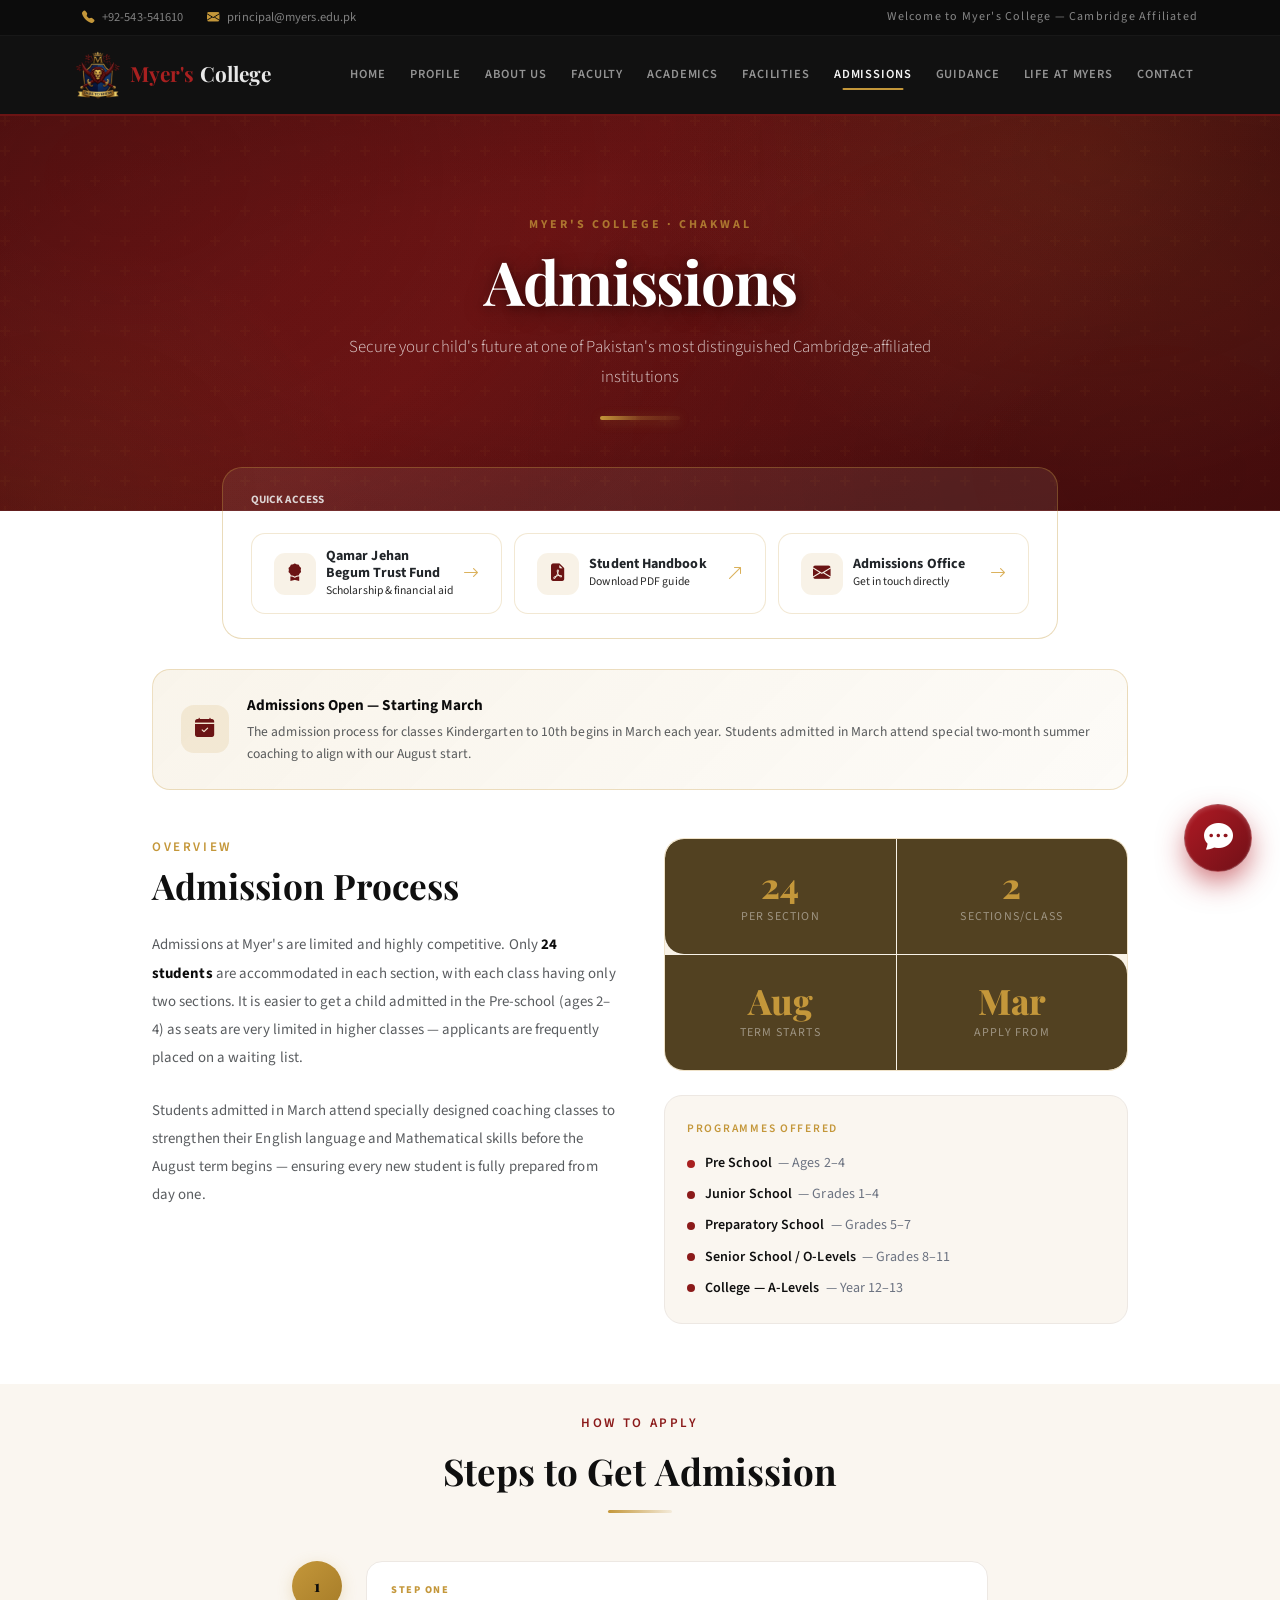
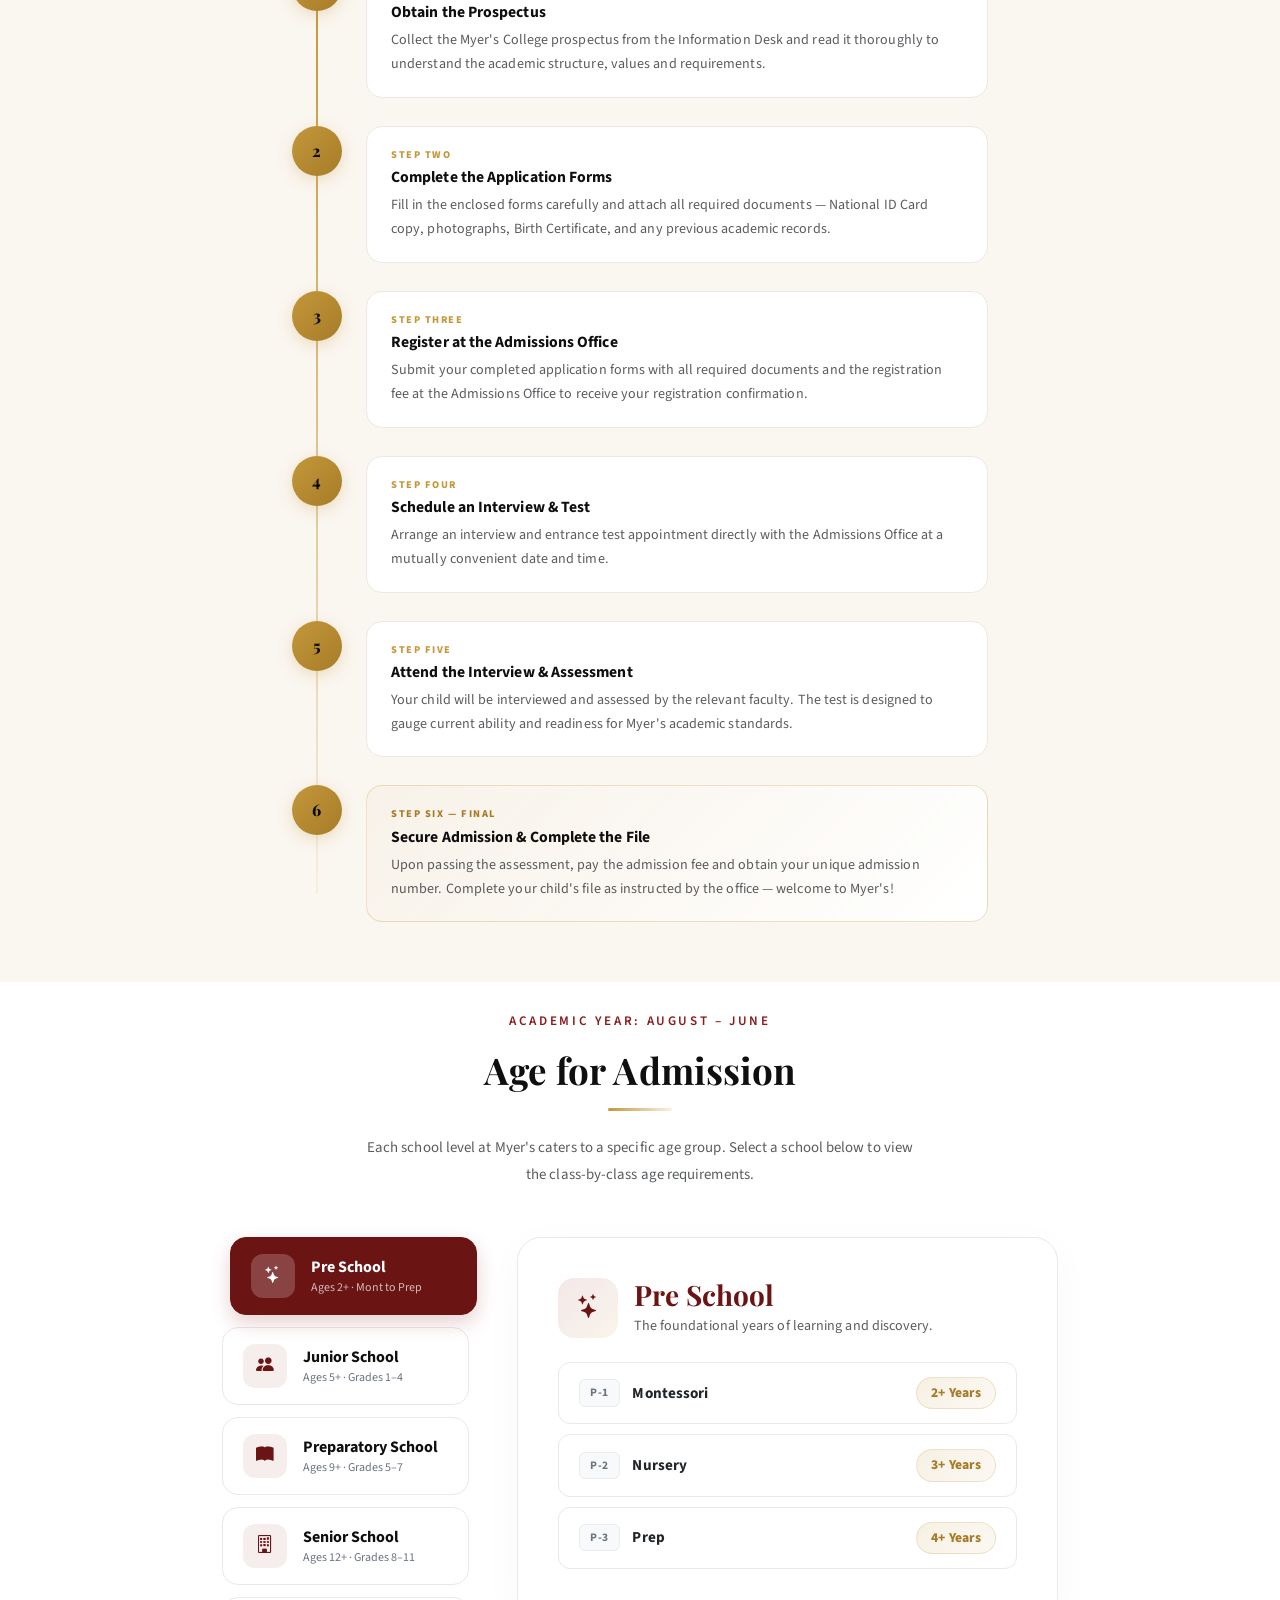
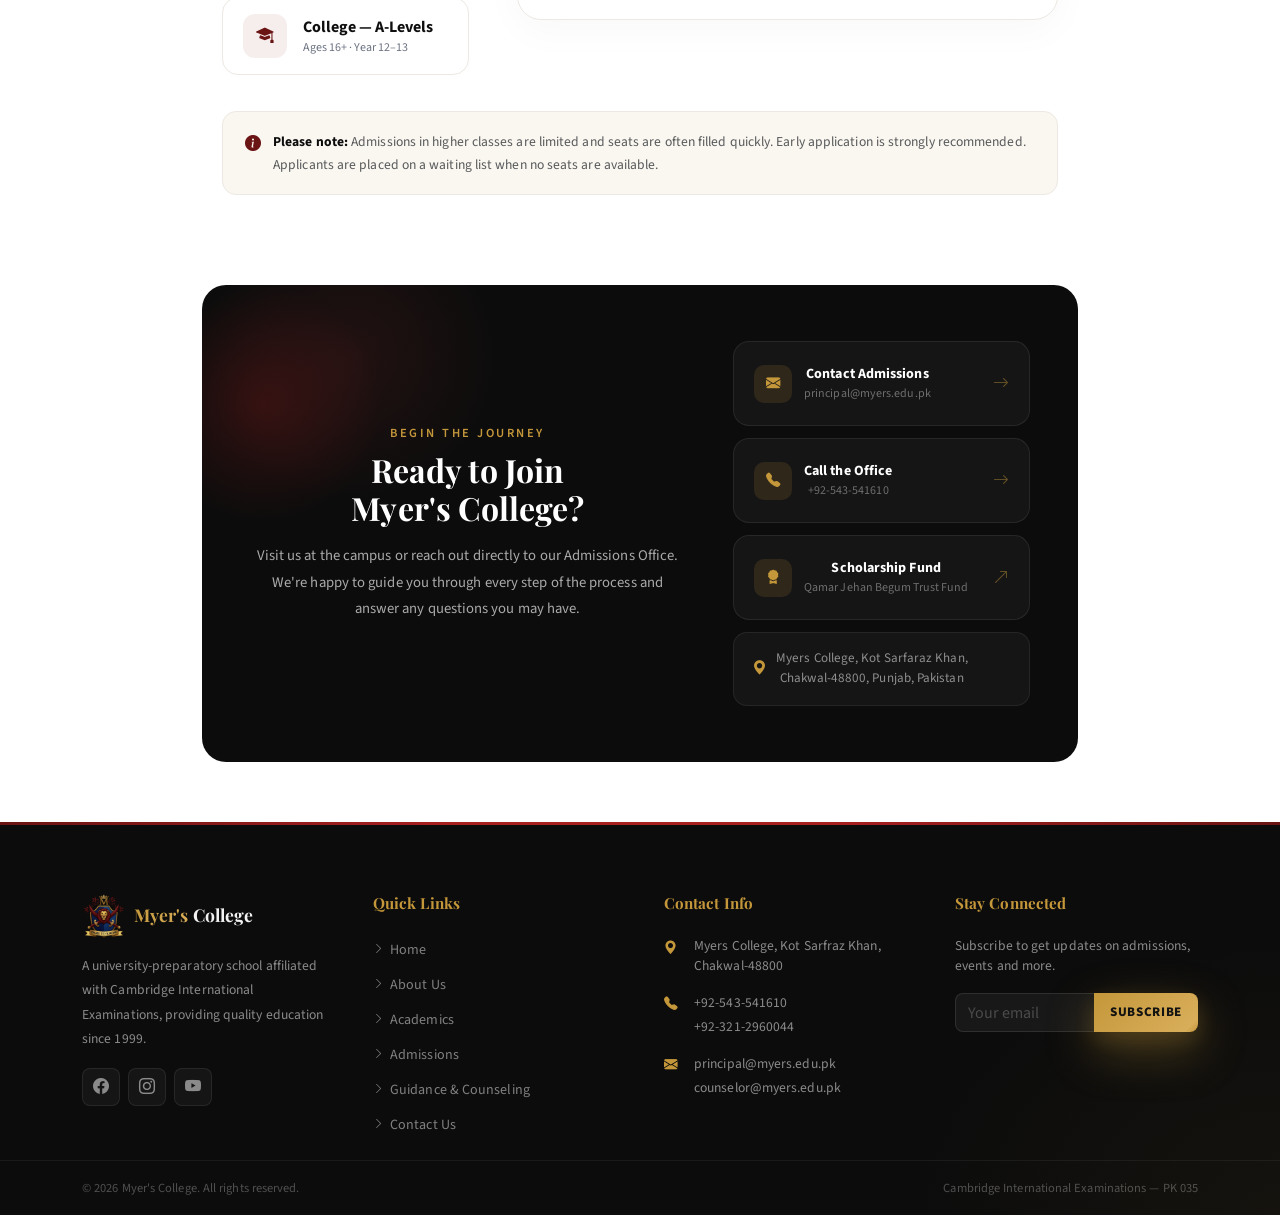
<file: admissions.html>
<!DOCTYPE html>
<html lang="en">
<head>
  <meta charset="UTF-8" />
  <meta name="viewport" content="width=device-width, initial-scale=1.0" />
  <title>Admissions — Myer's College</title>
  <meta name="description" content="Begin your journey at Myer's College. Learn about the admissions process, age requirements, programmes and how to apply." />
  <link rel="icon" href="assets/images/myers-logo.png" type="image/png" />
  <link rel="stylesheet" href="https://cdn.jsdelivr.net/npm/bootstrap@5.3.2/dist/css/bootstrap.min.css" />
  <link rel="stylesheet" href="https://cdn.jsdelivr.net/npm/bootstrap-icons@1.11.3/font/bootstrap-icons.min.css" />
  <link rel="stylesheet" href="assets/css/style.css" />
  <link rel="stylesheet" href="assets/css/chatbot.css" />
  <style>

    /* ── QUICK RESOURCE PILLS ── */
    .resource-pill {
      display: inline-flex; align-items: center; gap: 10px;
      background: rgba(255,255,255,0.06);
      border: 1px solid rgba(196,151,58,0.22);
      border-radius: 14px;
      padding: 14px 22px;
      text-decoration: none;
      transition: all 0.28s ease;
      flex: 1; min-width: 200px;
    }
    .resource-pill:hover {
      background: rgba(196,151,58,0.10);
      border-color: rgba(196,151,58,0.55);
      transform: translateY(-3px);
      box-shadow: 0 12px 32px -8px rgba(0,0,0,0.35);
    }
    .resource-pill-icon {
      width: 42px; height: 42px; border-radius: 11px;
      background: rgba(196,151,58,0.12);
      display: flex; align-items: center; justify-content: center;
      flex-shrink: 0;
    }

    /* ── KEY FACTS STRIP ── */
    .fact-strip {
      display: grid;
      grid-template-columns: repeat(auto-fit, minmax(160px, 1fr));
      gap: 1px;
      background: rgba(196,151,58,0.12);
      border-radius: 20px;
      overflow: hidden;
      border: 1px solid rgba(196,151,58,0.18);
    }
    .fact-item {
      background: rgba(56, 38, 2, 0.861);
      padding: 28px 24px;
      text-align: center;
    }
    .fact-item:first-child { border-radius: 19px 0 0 19px; }
    .fact-item:last-child  { border-radius: 0 19px 19px 0; }
    .fact-val {
      font-family: var(--font-heading);
      font-size: 2.2rem;
      font-weight: 800;
      color: var(--gold);
      line-height: 1;
    }
    .fact-lbl {
      font-size: 0.75rem;
      color: rgba(255,255,255,0.44);
      text-transform: uppercase;
      letter-spacing: 0.1em;
      margin-top: 6px;
    }

    /* ── PROCESS STEPS ── */
    .process-wrap { position: relative; }
    .process-line {
      position: absolute;
      left: 24px; top: 28px; bottom: 28px;
      width: 2px;
      background: linear-gradient(180deg, var(--gold) 0%, rgba(196,151,58,0.08) 100%);
    }
    .process-step {
      display: flex; gap: 24px; align-items: flex-start;
      margin-bottom: 28px; position: relative;
    }
    .process-step:last-child { margin-bottom: 0; }
    .step-node {
      flex-shrink: 0;
      width: 50px; height: 50px;
      border-radius: 50%;
      background: linear-gradient(135deg, var(--gold), var(--gold-dark));
      color: var(--black);
      display: flex; align-items: center; justify-content: center;
      font-weight: 800; font-size: 1rem;
      font-family: var(--font-heading);
      box-shadow: 0 4px 18px -4px rgba(196,151,58,0.45);
      z-index: 1;
    }
    .step-body {
      flex: 1;
      background: #fff;
      border: 1px solid var(--border-color);
      border-radius: 16px;
      padding: 20px 24px;
      transition: border-color 0.25s, box-shadow 0.25s;
    }
    .step-body:hover {
      border-color: rgba(196,151,58,0.28);
      box-shadow: 0 8px 24px -6px rgba(12,12,12,0.12);
    }
    .step-num-label {
      font-size: 0.65rem;
      font-weight: 800;
      letter-spacing: 0.15em;
      text-transform: uppercase;
      color: var(--gold);
      margin-bottom: 4px;
    }

    /* ── SCHOOL ACCORDION AGE TABLES ── */
    .school-acc-item {
      border-radius: 16px !important;
      border: 1px solid var(--border-color) !important;
      margin-bottom: 10px;
      overflow: hidden;
    }
    .school-acc-btn {
      background: #fff !important;
      border: none !important;
      padding: 20px 24px !important;
      font-weight: 700 !important;
      font-size: 0.95rem !important;
      color: var(--text-dark) !important;
      box-shadow: none !important;
      display: flex; align-items: center; gap: 14px;
    }
    .school-acc-btn:not(.collapsed) {
      color: var(--black) !important;
      background: #fff !important;
    }
    .school-acc-btn::after { margin-left: auto !important; }
    .acc-school-icon {
      width: 40px; height: 40px; border-radius: 11px;
      display: flex; align-items: center; justify-content: center;
      flex-shrink: 0; font-size: 1rem;
    }
    .age-row {
      display: flex; align-items: center;
      padding: 13px 20px;
      border-bottom: 1px solid var(--border-color);
      transition: background 0.2s;
    }
    .age-row:last-child { border-bottom: none; }
    .age-row:hover { background: var(--cream); }
    .age-class { flex: 1; font-size: 0.88rem; font-weight: 600; color: var(--text-dark); }
    .age-code {
      font-size: 0.72rem; font-weight: 700;
      letter-spacing: 0.08em; text-transform: uppercase;
      color: var(--text-muted); margin-right: 16px;
    }
    .age-badge {
      background: linear-gradient(135deg, rgba(196,151,58,0.14), rgba(196,151,58,0.06));
      border: 1px solid rgba(196,151,58,0.22);
      color: var(--gold-dark);
      font-weight: 800; font-size: 0.82rem;
      padding: 3px 12px; border-radius: 50px;
      min-width: 44px; text-align: center;
    }

    /* ── NOTICE BANNER ── */
    .notice-banner {
      background: linear-gradient(135deg, rgba(196,151,58,0.10) 0%, rgba(196,151,58,0.04) 100%);
      border: 1px solid rgba(196,151,58,0.28);
      border-radius: 18px;
      padding: 24px 28px;
      display: flex; align-items: center; gap: 18px;
    }
    .notice-icon {
      width: 48px; height: 48px; border-radius: 13px;
      background: rgba(196,151,58,0.14);
      display: flex; align-items: center; justify-content: center;
      flex-shrink: 0;
    }

    /* ── CTA SECTION ── */
    .cta-section {
      background: linear-gradient(135deg, var(--black) 0%, #0C0C0C 100%);
      border-radius: 24px;
      padding: 56px 48px;
      position: relative; overflow: hidden;
    }
    .cta-section::before {
      content: '';
      position: absolute; top: -80px; right: -80px;
      width: 300px; height: 300px;
      background: radial-gradient(circle, rgba(196, 58, 58, 0.12), transparent 70%);
      pointer-events: none;
    }
    .cta-section::after {
      content: '';
      position: absolute; bottom: -60px; left: -60px;
      width: 240px; height: 240px;
      background: radial-gradient(circle, rgba(159, 29, 29, 0.253), transparent 70%);
      pointer-events: none;
    }

    /* ── CONTACT CARDS ── */
    .contact-card {
      background: rgba(255,255,255,0.04);
      border: 1px solid rgba(255,255,255,0.08);
      border-radius: 16px;
      padding: 22px 20px;
      transition: background 0.25s, border-color 0.25s;
      text-decoration: none;
      display: block;
    }
    .contact-card:hover {
      background: rgba(196,151,58,0.07);
      border-color: rgba(196,151,58,0.28);
    }

    @media (max-width: 576px) {
      .cta-section { padding: 36px 24px; }
      .fact-item:first-child, .fact-item:last-child { border-radius: 0; }
    }
  </style>
</head>
<body>

  <div id="topbar">
    <div class="container"><div class="d-flex justify-content-between align-items-center"><div class="d-flex gap-4"><span class="d-flex align-items-center gap-2"><i class="bi bi-telephone-fill topbar-icon"></i> +92-543-541610</span><span class="d-flex align-items-center gap-2"><i class="bi bi-envelope-fill topbar-icon"></i> principal@myers.edu.pk</span></div><span class="d-none d-md-inline" style="color:rgba(255,255,255,0.50);font-size:0.75rem;letter-spacing:0.1em;">Welcome to Myer's College — Cambridge Affiliated</span></div></div>
  </div>

  <nav class="navbar navbar-expand-lg site-navbar sticky-top">
    <div class="container">
      <a class="navbar-brand d-flex align-items-center gap-2" href="index.html"><img src="assets/images/myers-logo.png" alt="Myer's College Logo" height="48" width="48" style="object-fit:contain;" /><div class="d-none d-sm-block"><span class="brand-name">Myer's</span><span class="brand-suffix"> College</span></div></a>
      <button class="navbar-toggler" type="button" data-bs-toggle="collapse" data-bs-target="#siteNav"><span class="navbar-toggler-icon"></span></button>
      <div class="collapse navbar-collapse" id="siteNav">
        <ul class="navbar-nav ms-auto">
          <li class="nav-item"><a class="nav-link" href="index.html">HOME</a></li>
          <li class="nav-item"><a class="nav-link" href="profile.html">PROFILE</a></li>
          <li class="nav-item"><a class="nav-link" href="about.html">ABOUT US</a></li>
          <li class="nav-item"><a class="nav-link" href="faculty.html">FACULTY</a></li>
          <li class="nav-item"><a class="nav-link" href="academics.html">ACADEMICS</a></li>
          <li class="nav-item"><a class="nav-link" href="facilities.html">FACILITIES</a></li>
          <li class="nav-item"><a class="nav-link active" href="admissions.html">ADMISSIONS</a></li>
          <li class="nav-item"><a class="nav-link" href="guidance.html">GUIDANCE</a></li>
          <li class="nav-item"><a class="nav-link" href="life.html">LIFE AT MYERS</a></li>
          <li class="nav-item"><a class="nav-link" href="contact.html">CONTACT</a></li>
        </ul>
      </div>
    </div>
  </nav>

  <!-- ═══ HERO ═══ -->
  <div class="page-hero" style="padding-bottom:90px;">
    <p style="color:rgba(196,151,58,0.75);font-size:0.75rem;font-weight:700;letter-spacing:0.25em;text-transform:uppercase;margin-bottom:12px;position:relative;z-index:1;">Myer's College · Chakwal</p>
    <h1 class="page-hero-title">Admissions</h1>
    <p class="page-hero-subtitle">Secure your child's future at one of Pakistan's most distinguished Cambridge-affiliated institutions</p>
    <div class="page-hero-divider"></div>
  </div>

  <!-- ═══ QUICK RESOURCES STRIP ═══ -->
  <section class="py-0 px-3" style="margin-top:-44px;position:relative;z-index:10;">
    <div class="container" style="max-width:860px;">
      <div class="reveal" style="background:rgba(255,255,255,0.07);border-radius:20px;padding:24px 28px;border:1px solid rgba(196, 151, 58, 0.35);">
        <p style="color:rgba(234, 234, 234, 0.895);font-size:0.7rem;font-weight:700;text-transform:uppercase;margin-bottom:14px;" class="mb-4">Quick Access</p>
        <div style="display:flex;flex-wrap:wrap;gap:12px;">
          <a href="trust.html" class="resource-pill">
            <div class="resource-pill-icon"><i class="bi bi-award-fill" style="color:var(--maroon); font-size:1.1rem;"></i></div>
            <div>
              <p class="text-dark fw-bold mb-0" style=" font-size:0.88rem;line-height:1.2;">Qamar Jehan Begum Trust Fund</p>
              <p style="color:rgba(11, 11, 11, 0.877);font-size:0.73rem;margin:0;">Scholarship & financial aid</p>
            </div>
            <i class="bi bi-arrow-right ms-auto" style="color:rgba(212, 162, 60, 0.852);font-size: 1rem;"></i>
          </a>
          <a href="assets/handbookmyers.pdf" target="_blank" rel="noopener" class="resource-pill">
            <div class="resource-pill-icon"><i class="bi bi-file-earmark-pdf-fill" style="color:var(--maroon);font-size:1.1rem;"></i></div>
            <div>
              <p class="text-dark fw-bold mb-0" style="font-size:0.88rem;line-height:1.2;">Student Handbook</p>
              <p style="color:rgba(11, 11, 11, 0.877);font-size:0.73rem;margin:0;">Download PDF guide</p>
            </div>
            <i class="bi bi-arrow-up-right ms-auto" style="color:rgba(212, 162, 60, 0.852); font-size:1rem;"></i>
          </a>
          <a href="contact.html" class="resource-pill">
            <div class="resource-pill-icon"><i class="bi bi-envelope-fill" style="color:var(--maroon);font-size:1.1rem;"></i></div>
            <div>
              <p class="text-dark fw-bold mb-0" style="font-size:0.88rem;line-height:1.2;">Admissions Office</p>
              <p style="color:rgba(11, 11, 11, 0.877);font-size:0.73rem;margin:0;">Get in touch directly</p>
            </div>
            <i class="bi bi-arrow-right ms-auto" style="color:rgba(212, 162, 60, 0.852);font-size:1rem;"></i>
          </a>
        </div>
      </div>
    </div>
  </section>

  <!-- ═══ INTRO + KEY FACTS ═══ -->
  <section class="section-padding">
    <div class="container" style="max-width:1000px;">

      <!-- Notice banner -->
      <div class="reveal notice-banner mb-5">
        <div class="notice-icon">
          <i class="bi bi-calendar-check-fill" style="color:var(--maroon);font-size:1.2rem;"></i>
        </div>
        <div>
          <p class="fw-bold mb-1" style="font-size:0.95rem;color:var(--black);">Admissions Open — Starting March</p>
          <p class="text-muted mb-0" style="font-size:0.85rem;line-height:1.6;">The admission process for classes Kindergarten to 10th begins in March each year. Students admitted in March attend special two-month summer coaching to align with our August start.</p>
        </div>
      </div>

      <!-- Two-col intro -->
      <div class="row g-5 align-items-start mb-6">
        <div class="col-lg-6 reveal">
          <p class="gold-text fw-semibold text-uppercase mb-2" style="letter-spacing:0.2em;font-size:0.82rem;">Overview</p>
          <h2 class="fw-bold mb-4" style="font-family:var(--font-heading);font-size:2.2rem;line-height:1.2;">Admission Process</h2>
          <p class="text-muted mb-4" style="font-size:0.93rem;line-height:1.9;">Admissions at Myer's are limited and highly competitive. Only <strong style="color:var(--black);">24 students</strong> are accommodated in each section, with each class having only two sections. It is easier to get a child admitted in the Pre-school (ages 2–4) as seats are very limited in higher classes — applicants are frequently placed on a waiting list.</p>
          <p class="text-muted mb-0" style="font-size:0.93rem;line-height:1.9;">Students admitted in March attend specially designed coaching classes to strengthen their English language and Mathematical skills before the August term begins — ensuring every new student is fully prepared from day one.</p>
        </div>
        <div class="col-lg-6 reveal">
          <!-- Key facts strip -->
          <div class="fact-strip mb-4">
            <div class="fact-item">
              <div class="fact-val">24</div>
              <div class="fact-lbl">Per Section</div>
            </div>
            <div class="fact-item">
              <div class="fact-val">2</div>
              <div class="fact-lbl">Sections/Class</div>
            </div>
            <div class="fact-item">
              <div class="fact-val">Aug</div>
              <div class="fact-lbl">Term Starts</div>
            </div>
            <div class="fact-item">
              <div class="fact-val">Mar</div>
              <div class="fact-lbl">Apply From</div>
            </div>
          </div>
          <!-- Programmes offered -->
          <div style="background:var(--cream);border-radius:18px;padding:24px 22px;border:1px solid var(--border-color);">
            <p class="gold-text fw-semibold text-uppercase mb-3" style="letter-spacing:0.15em;font-size:0.72rem;">Programmes Offered</p>
            <div style="display:flex;flex-direction:column;gap:10px;">
              <div style="display:flex;align-items:center;gap:10px;">
                <div style="width:8px;height:8px;border-radius:50%;background:#A82020;flex-shrink:0;"></div>
                <span style="font-size:0.88rem;font-weight:600;">Pre School &nbsp;<span style="color:var(--text-muted);font-weight:400;">— Ages 2–4</span></span>
              </div>
              <div style="display:flex;align-items:center;gap:10px;">
                <div style="width:8px;height:8px;border-radius:50%;background:#8B1A1A;flex-shrink:0;"></div>
                <span style="font-size:0.88rem;font-weight:600;">Junior School &nbsp;<span style="color:var(--text-muted);font-weight:400;">— Grades 1–4</span></span>
              </div>
              <div style="display:flex;align-items:center;gap:10px;">
                <div style="width:8px;height:8px;border-radius:50%;background:#8B1A1A;flex-shrink:0;"></div>
                <span style="font-size:0.88rem;font-weight:600;">Preparatory School &nbsp;<span style="color:var(--text-muted);font-weight:400;">— Grades 5–7</span></span>
              </div>
              <div style="display:flex;align-items:center;gap:10px;">
                <div style="width:8px;height:8px;border-radius:50%;background:#8B1A1A;flex-shrink:0;"></div>
                <span style="font-size:0.88rem;font-weight:600;">Senior School / O-Levels &nbsp;<span style="color:var(--text-muted);font-weight:400;">— Grades 8–11</span></span>
              </div>
              <div style="display:flex;align-items:center;gap:10px;">
                <div style="width:8px;height:8px;border-radius:50%;background:#8B1A1A;flex-shrink:0;"></div>
                <span style="font-size:0.88rem;font-weight:600;">College — A-Levels &nbsp;<span style="color:var(--text-muted);font-weight:400;">— Year 12–13</span></span>
              </div>
            </div>
          </div>
        </div>
      </div>

    </div>
  </section>

  <!-- ═══ STEPS ═══ -->
  <section class="section-padding section-cream">
    <div class="container" style="max-width:720px;">
      <div class="reveal text-center mb-5">
        <p class="maroon-text fw-semibold text-uppercase" style="letter-spacing:0.2em;font-size:0.82rem;">How To Apply</p>
        <h2 class="fw-bold" style="font-family:var(--font-heading);font-size:2.3rem;">Steps to Get Admission</h2>
        <div class="gold-line mx-auto mt-3"></div>
      </div>

      <div class="reveal process-wrap">
        <div class="process-line"></div>

        <div class="process-step">
          <div class="step-node">1</div>
          <div class="step-body">
            <p class="step-num-label">Step One</p>
            <p class="fw-bold mb-1" style="font-size:0.98rem;">Obtain the Prospectus</p>
            <p class="text-muted mb-0" style="font-size:0.88rem;line-height:1.7;">Collect the Myer's College prospectus from the Information Desk and read it thoroughly to understand the academic structure, values and requirements.</p>
          </div>
        </div>

        <div class="process-step">
          <div class="step-node">2</div>
          <div class="step-body">
            <p class="step-num-label">Step Two</p>
            <p class="fw-bold mb-1" style="font-size:0.98rem;">Complete the Application Forms</p>
            <p class="text-muted mb-0" style="font-size:0.88rem;line-height:1.7;">Fill in the enclosed forms carefully and attach all required documents — National ID Card copy, photographs, Birth Certificate, and any previous academic records.</p>
          </div>
        </div>

        <div class="process-step">
          <div class="step-node">3</div>
          <div class="step-body">
            <p class="step-num-label">Step Three</p>
            <p class="fw-bold mb-1" style="font-size:0.98rem;">Register at the Admissions Office</p>
            <p class="text-muted mb-0" style="font-size:0.88rem;line-height:1.7;">Submit your completed application forms with all required documents and the registration fee at the Admissions Office to receive your registration confirmation.</p>
          </div>
        </div>

        <div class="process-step">
          <div class="step-node">4</div>
          <div class="step-body">
            <p class="step-num-label">Step Four</p>
            <p class="fw-bold mb-1" style="font-size:0.98rem;">Schedule an Interview &amp; Test</p>
            <p class="text-muted mb-0" style="font-size:0.88rem;line-height:1.7;">Arrange an interview and entrance test appointment directly with the Admissions Office at a mutually convenient date and time.</p>
          </div>
        </div>

        <div class="process-step">
          <div class="step-node">5</div>
          <div class="step-body">
            <p class="step-num-label">Step Five</p>
            <p class="fw-bold mb-1" style="font-size:0.98rem;">Attend the Interview &amp; Assessment</p>
            <p class="text-muted mb-0" style="font-size:0.88rem;line-height:1.7;">Your child will be interviewed and assessed by the relevant faculty. The test is designed to gauge current ability and readiness for Myer's academic standards.</p>
          </div>
        </div>

        <div class="process-step">
          <div class="step-node">6</div>
          <div class="step-body" style="border-color:rgba(196,151,58,0.28);background:linear-gradient(135deg,rgba(196,151,58,0.04),#fff);">
            <p class="step-num-label" style="color:var(--gold-dark);">Step Six — Final</p>
            <p class="fw-bold mb-1" style="font-size:0.98rem;">Secure Admission &amp; Complete the File</p>
            <p class="text-muted mb-0" style="font-size:0.88rem;line-height:1.7;">Upon passing the assessment, pay the admission fee and obtain your unique admission number. Complete your child's file as instructed by the office — welcome to Myer's!</p>
          </div>
        </div>

      </div>
    </div>
  </section>

  <!-- ═══ AGE FOR ADMISSION ═══ -->
  <section class="section-padding">
    <div class="container" style="max-width:860px;">
      <div class="reveal text-center mb-5">
        <p class="maroon-text fw-semibold text-uppercase" style="letter-spacing:0.2em;font-size:0.82rem;">Academic Year: August – June</p>
        <h2 class="fw-bold" style="font-family:var(--font-heading);font-size:2.3rem;">Age for Admission</h2>
        <div class="gold-line mx-auto mt-3 mb-4"></div>
        <p class="text-muted" style="font-size:0.93rem;line-height:1.8;max-width:560px;margin:0 auto;">Each school level at Myer's caters to a specific age group. Select a school below to view the class-by-class age requirements.</p>
      </div>

      <!-- ── PREMIUM TABS LAYOUT ── -->
      <style>
        .custom-school-tabs .nav-link {
          background: #fff; border: 1px solid var(--border-color);
          border-radius: 16px; padding: 16px 20px; margin-bottom: 12px;
          color: var(--text-dark); transition: all 0.3s ease;
          box-shadow: 0 2px 8px rgba(0,0,0,0.01);
        }
        .custom-school-tabs .nav-link:hover {
          background: var(--cream); border-color: rgba(139,26,26,0.15);
          transform: translateX(4px);
        }
        .custom-school-tabs .nav-link.active {
          background: var(--maroon); color: #fff;
          border-color: var(--maroon);
          box-shadow: 0 8px 20px rgba(139,26,26,0.2);
          transform: translateX(8px);
        }
        .custom-school-tabs .nav-link.active .tab-icon {
          background: rgba(255,255,255,0.2) !important; color: #fff !important;
        }
        .custom-school-tabs .nav-link.active .tab-meta {
          color: rgba(255,255,255,0.7) !important;
        }
        .tab-icon {
          width: 44px; height: 44px; border-radius: 12px;
          background: rgba(139,26,26,0.08); color: var(--maroon);
          display: flex; align-items: center; justify-content: center;
          font-size: 1.1rem; flex-shrink: 0; transition: all 0.3s ease;
        }
        .tab-meta {
          font-size: 0.75rem; color: var(--text-muted); font-family: var(--font-body);
          transition: all 0.3s ease;
        }
        .school-pane-card {
          background: #fff; border: 1px solid var(--border-color);
          border-radius: 24px; padding: 40px; height: 100%;
          box-shadow: 0 10px 40px rgba(0,0,0,0.03);
        }
        @media (max-width: 768px) {
          .school-pane-card { padding: 24px; }
          .custom-school-tabs .nav-link.active { transform: translateX(0) translateY(-4px); }
          .custom-school-tabs .nav-link:hover { transform: translateX(0); }
        }
        .pane-icon-large {
          width: 60px; height: 60px; border-radius: 16px;
          background: linear-gradient(135deg, rgba(139,26,26,0.1) 0%, rgba(196,151,58,0.1) 100%);
          color: var(--maroon); font-size: 1.5rem;
          display: flex; align-items: center; justify-content: center; flex-shrink: 0;
        }
        .grade-row-premium {
          background: #fff; border: 1px solid var(--border-color);
          border-radius: 12px; padding: 14px 20px;
          display: flex; align-items: center; justify-content: space-between;
          margin-bottom: 10px; transition: all 0.2s ease;
        }
        .grade-row-premium:hover {
          background: var(--cream); border-color: rgba(196,151,58,0.3);
        }
        .grade-code-premium {
          font-size: 0.72rem; font-weight: 700; letter-spacing: 0.08em;
          text-transform: uppercase; color: var(--text-muted);
          background: #f8f9fa; border: 1px solid #e9ecef;
          padding: 4px 10px; border-radius: 6px; margin-right: 12px;
        }
        .grade-age-premium {
          background: linear-gradient(135deg, rgba(196,151,58,0.14), rgba(196,151,58,0.06));
          border: 1px solid rgba(196,151,58,0.22); color: var(--gold-dark);
          font-weight: 800; font-size: 0.85rem; padding: 5px 14px; border-radius: 50px;
        }
      </style>

      <div class="reveal row g-4 g-lg-5 align-items-stretch">
        
        <!-- Left Side: Tabs -->
        <div class="col-lg-4">
          <div class="nav flex-column nav-pills custom-school-tabs" id="v-pills-tab" role="tablist" aria-orientation="vertical">
            <button class="nav-link active" id="v-pills-pre-tab" data-bs-toggle="pill" data-bs-target="#v-pills-pre" type="button" role="tab" aria-controls="v-pills-pre" aria-selected="true">
              <div class="d-flex align-items-center gap-3 text-start">
                <div class="tab-icon"><i class="bi bi-stars"></i></div>
                <div><div class="fw-bold">Pre School</div><div class="tab-meta">Ages 2+ · Mont to Prep</div></div>
              </div>
            </button>
            <button class="nav-link" id="v-pills-junior-tab" data-bs-toggle="pill" data-bs-target="#v-pills-junior" type="button" role="tab" aria-controls="v-pills-junior" aria-selected="false">
              <div class="d-flex align-items-center gap-3 text-start">
                <div class="tab-icon"><i class="bi bi-people-fill"></i></div>
                <div><div class="fw-bold">Junior School</div><div class="tab-meta">Ages 5+ · Grades 1–4</div></div>
              </div>
            </button>
            <button class="nav-link" id="v-pills-prep-tab" data-bs-toggle="pill" data-bs-target="#v-pills-prep" type="button" role="tab" aria-controls="v-pills-prep" aria-selected="false">
              <div class="d-flex align-items-center gap-3 text-start">
                <div class="tab-icon"><i class="bi bi-book-fill"></i></div>
                <div><div class="fw-bold">Preparatory School</div><div class="tab-meta">Ages 9+ · Grades 5–7</div></div>
              </div>
            </button>
            <button class="nav-link" id="v-pills-senior-tab" data-bs-toggle="pill" data-bs-target="#v-pills-senior" type="button" role="tab" aria-controls="v-pills-senior" aria-selected="false">
              <div class="d-flex align-items-center gap-3 text-start">
                <div class="tab-icon"><i class="bi bi-building"></i></div>
                <div><div class="fw-bold">Senior School</div><div class="tab-meta">Ages 12+ · Grades 8–11</div></div>
              </div>
            </button>
            <button class="nav-link" id="v-pills-college-tab" data-bs-toggle="pill" data-bs-target="#v-pills-college" type="button" role="tab" aria-controls="v-pills-college" aria-selected="false">
              <div class="d-flex align-items-center gap-3 text-start">
                <div class="tab-icon"><i class="bi bi-mortarboard-fill"></i></div>
                <div><div class="fw-bold">College — A-Levels</div><div class="tab-meta">Ages 16+ · Year 12–13</div></div>
              </div>
            </button>
          </div>
        </div>

        <!-- Right Side: Content Panes -->
        <div class="col-lg-8">
          <div class="tab-content" id="v-pills-tabContent">
            
            <!-- Pre School Pane -->
            <div class="tab-pane fade show active" id="v-pills-pre" role="tabpanel" aria-labelledby="v-pills-pre-tab">
              <div class="school-pane-card">
                <div class="d-flex align-items-center gap-3 mb-4">
                  <div class="pane-icon-large"><i class="bi bi-stars"></i></div>
                  <div>
                    <h3 class="fw-bold mb-1" style="font-family:var(--font-heading); color:var(--maroon);">Pre School</h3>
                    <p class="text-muted mb-0" style="font-size:0.88rem;">The foundational years of learning and discovery.</p>
                  </div>
                </div>
                <div class="grade-row-premium">
                  <div class="d-flex align-items-center"><span class="grade-code-premium">P-1</span><span class="fw-bold text-dark" style="font-size:0.95rem;">Montessori</span></div>
                  <span class="grade-age-premium">2+ Years</span>
                </div>
                <div class="grade-row-premium">
                  <div class="d-flex align-items-center"><span class="grade-code-premium">P-2</span><span class="fw-bold text-dark" style="font-size:0.95rem;">Nursery</span></div>
                  <span class="grade-age-premium">3+ Years</span>
                </div>
                <div class="grade-row-premium">
                  <div class="d-flex align-items-center"><span class="grade-code-premium">P-3</span><span class="fw-bold text-dark" style="font-size:0.95rem;">Prep</span></div>
                  <span class="grade-age-premium">4+ Years</span>
                </div>
              </div>
            </div>

            <!-- Junior School Pane -->
            <div class="tab-pane fade" id="v-pills-junior" role="tabpanel" aria-labelledby="v-pills-junior-tab">
              <div class="school-pane-card">
                <div class="d-flex align-items-center gap-3 mb-4">
                  <div class="pane-icon-large"><i class="bi bi-people-fill"></i></div>
                  <div>
                    <h3 class="fw-bold mb-1" style="font-family:var(--font-heading); color:var(--maroon);">Junior School</h3>
                    <p class="text-muted mb-0" style="font-size:0.88rem;">Building on early foundations with structured, core academics.</p>
                  </div>
                </div>
                <div class="grade-row-premium"><div class="d-flex align-items-center"><span class="grade-code-premium">K-1</span><span class="fw-bold text-dark" style="font-size:0.95rem;">One</span></div><span class="grade-age-premium">5+ Years</span></div>
                <div class="grade-row-premium"><div class="d-flex align-items-center"><span class="grade-code-premium">K-2</span><span class="fw-bold text-dark" style="font-size:0.95rem;">Two</span></div><span class="grade-age-premium">6+ Years</span></div>
                <div class="grade-row-premium"><div class="d-flex align-items-center"><span class="grade-code-premium">K-3</span><span class="fw-bold text-dark" style="font-size:0.95rem;">Three</span></div><span class="grade-age-premium">7+ Years</span></div>
                <div class="grade-row-premium"><div class="d-flex align-items-center"><span class="grade-code-premium">K-4</span><span class="fw-bold text-dark" style="font-size:0.95rem;">Four</span></div><span class="grade-age-premium">8+ Years</span></div>
              </div>
            </div>

            <!-- Preparatory School Pane -->
            <div class="tab-pane fade" id="v-pills-prep" role="tabpanel" aria-labelledby="v-pills-prep-tab">
              <div class="school-pane-card">
                <div class="d-flex align-items-center gap-3 mb-4">
                  <div class="pane-icon-large"><i class="bi bi-book-fill"></i></div>
                  <div>
                    <h3 class="fw-bold mb-1" style="font-family:var(--font-heading); color:var(--maroon);">Preparatory School</h3>
                    <p class="text-muted mb-0" style="font-size:0.88rem;">Transitioning to advanced academics and independent study.</p>
                  </div>
                </div>
                <div class="grade-row-premium"><div class="d-flex align-items-center"><span class="grade-code-premium">E-1</span><span class="fw-bold text-dark" style="font-size:0.95rem;">Five</span></div><span class="grade-age-premium">9+ Years</span></div>
                <div class="grade-row-premium"><div class="d-flex align-items-center"><span class="grade-code-premium">E-2</span><span class="fw-bold text-dark" style="font-size:0.95rem;">Six</span></div><span class="grade-age-premium">10+ Years</span></div>
                <div class="grade-row-premium"><div class="d-flex align-items-center"><span class="grade-code-premium">E-3</span><span class="fw-bold text-dark" style="font-size:0.95rem;">Seven</span></div><span class="grade-age-premium">11+ Years</span></div>
              </div>
            </div>

            <!-- Senior School Pane (The Elegantly Fixed Section) -->
            <div class="tab-pane fade" id="v-pills-senior" role="tabpanel" aria-labelledby="v-pills-senior-tab">
              <div class="school-pane-card d-flex flex-column justify-content-center">
                <div class="d-flex align-items-center gap-3 mb-4">
                  <div class="pane-icon-large"><i class="bi bi-building"></i></div>
                  <div>
                    <h3 class="fw-bold mb-1" style="font-family:var(--font-heading); color:var(--maroon);">Senior School</h3>
                    <p class="text-muted mb-0" style="font-size:0.88rem;">Grades 8 through 11</p>
                  </div>
                </div>
                <div class="p-4 rounded-4" style="background:linear-gradient(135deg, rgba(139,26,26,0.03), rgba(196,151,58,0.05)); border:1px solid rgba(196,151,58,0.2);">
                  <div class="d-flex align-items-center gap-2 mb-3">
                    <i class="bi bi-award-fill" style="color:var(--gold); font-size:1.2rem;"></i>
                    <h5 class="fw-bold text-dark mb-0">Robust Academic Framework</h5>
                  </div>
                  <p class="text-muted" style="line-height:1.8; font-size:0.95rem;">
                    Preparing students for higher education with a rigorous curriculum, advanced critical thinking skills, and holistic personal development. Our Senior School provides a highly structured environment where students are tailored for upcoming academic challenges.
                  </p>
                  <div class="d-inline-flex align-items-center gap-2 mt-2 px-3 py-2 bg-white rounded-3 border">
                    <span class="badge" style="background:var(--maroon);">Ages 12+</span>
                    <span class="text-muted" style="font-size:0.8rem; font-weight:600;">Comprehensive Development</span>
                  </div>
                </div>
              </div>
            </div>

            <!-- College A-Levels Pane -->
            <div class="tab-pane fade" id="v-pills-college" role="tabpanel" aria-labelledby="v-pills-college-tab">
              <div class="school-pane-card">
                <div class="d-flex align-items-center gap-3 mb-4">
                  <div class="pane-icon-large"><i class="bi bi-mortarboard-fill"></i></div>
                  <div>
                    <h3 class="fw-bold mb-1" style="font-family:var(--font-heading); color:var(--maroon);">College — A-Levels</h3>
                    <p class="text-muted mb-0" style="font-size:0.88rem;">Cambridge International Curriculum</p>
                  </div>
                </div>
                <div class="grade-row-premium">
                  <div class="d-flex align-items-center"><span class="grade-code-premium">A-1</span><span class="fw-bold text-dark" style="font-size:0.95rem;">Year 12 (Lower Sixth)</span></div>
                  <span class="grade-age-premium">16+ Years</span>
                </div>
                <div class="grade-row-premium">
                  <div class="d-flex align-items-center"><span class="grade-code-premium">A-2</span><span class="fw-bold text-dark" style="font-size:0.95rem;">Year 13 — A-Level</span></div>
                  <span class="grade-age-premium">17+ Years</span>
                </div>
                <div class="mt-4 p-3 bg-light rounded-3 border d-flex gap-3 align-items-center">
                  <i class="bi bi-globe" style="color:var(--maroon); font-size:1.5rem; opacity:0.8;"></i>
                  <span style="font-size:0.8rem; color:var(--text-muted); font-weight:500;">Globally recognized curriculum designed to prepare students for top-tier universities worldwide.</span>
                </div>
              </div>
            </div>

          </div>
        </div>
      </div>

      <!-- Important note -->
      <div class="reveal mt-4">
        <div style="background:var(--cream);border-radius:14px;padding:18px 22px;border:1px solid var(--border-color);display:flex;gap:12px;align-items:flex-start;">
          <i class="bi bi-info-circle-fill" style="color:var(--maroon);font-size:1rem;flex-shrink:0;margin-top:2px;"></i>
          <p class="text-muted mb-0" style="font-size:0.85rem;line-height:1.7;"><strong style="color:var(--black);">Please note:</strong> Admissions in higher classes are limited and seats are often filled quickly. Early application is strongly recommended. Applicants are placed on a waiting list when no seats are available.</p>
        </div>
      </div>
    </div>
  </section>

  <!-- ═══ CTA ═══ -->
  <section class="section-padding">
    <div class="container" style="max-width:900px;">
      <div class="reveal cta-section">
        <div class="row g-5 align-items-center position-relative" style="z-index:1;">
          <div class="col-lg-7">
            <p class="gold-text fw-semibold text-uppercase mb-2" style="letter-spacing:0.2em;font-size:0.78rem;">Begin the Journey</p>
            <h2 class="text-white fw-bold mb-3" style="font-family:var(--font-heading);font-size:2rem;line-height:1.2;">Ready to Join<br>Myer's College?</h2>
            <p style="color:rgba(255,255,255,0.65);font-size:0.92rem;line-height:1.8;margin-bottom:0;">Visit us at the campus or reach out directly to our Admissions Office. We're happy to guide you through every step of the process and answer any questions you may have.</p>
          </div>
          <div class="col-lg-5">
            <div style="display:flex;flex-direction:column;gap:12px;">
              <a href="contact.html" class="contact-card">
                <div style="display:flex;align-items:center;gap:12px;">
                  <div style="width:38px;height:38px;border-radius:10px;background:rgba(196,151,58,0.14);display:flex;align-items:center;justify-content:center;flex-shrink:0;"><i class="bi bi-envelope-fill" style="color:var(--gold);font-size:0.9rem;"></i></div>
                  <div><p class="text-white fw-bold mb-0" style="font-size:0.88rem;">Contact Admissions</p><p style="color:rgba(255,255,255,0.38);font-size:0.75rem;margin:0;">principal@myers.edu.pk</p></div>
                  <i class="bi bi-arrow-right ms-auto" style="color:rgba(196,151,58,0.45);"></i>
                </div>
              </a>
              <a href="tel:+92543541610" class="contact-card">
                <div style="display:flex;align-items:center;gap:12px;">
                  <div style="width:38px;height:38px;border-radius:10px;background:rgba(196,151,58,0.14);display:flex;align-items:center;justify-content:center;flex-shrink:0;"><i class="bi bi-telephone-fill" style="color:var(--gold);font-size:0.9rem;"></i></div>
                  <div><p class="text-white fw-bold mb-0" style="font-size:0.88rem;">Call the Office</p><p style="color:rgba(255,255,255,0.38);font-size:0.75rem;margin:0;">+92-543-541610</p></div>
                  <i class="bi bi-arrow-right ms-auto" style="color:rgba(196,151,58,0.45);"></i>
                </div>
              </a>
              <a href="trust.html" class="contact-card">
                <div style="display:flex;align-items:center;gap:12px;">
                  <div style="width:38px;height:38px;border-radius:10px;background:rgba(196,151,58,0.14);display:flex;align-items:center;justify-content:center;flex-shrink:0;"><i class="bi bi-award-fill" style="color:var(--gold);font-size:0.9rem;"></i></div>
                  <div><p class="text-white fw-bold mb-0" style="font-size:0.88rem;">Scholarship Fund</p><p style="color:rgba(255,255,255,0.38);font-size:0.75rem;margin:0;">Qamar Jehan Begum Trust Fund</p></div>
                  <i class="bi bi-arrow-up-right ms-auto" style="color:rgba(196,151,58,0.45);"></i>
                </div>
              </a>
              <div style="background:rgba(255,255,255,0.04);border:1px solid rgba(255,255,255,0.07);border-radius:14px;padding:16px 18px;">
                <div style="display:flex;align-items:center;gap:10px;">
                  <i class="bi bi-geo-alt-fill" style="color:var(--gold);font-size:0.9rem;flex-shrink:0;"></i>
                  <p style="color:rgba(255,255,255,0.52);font-size:0.82rem;margin:0;line-height:1.5;">Myers College, Kot Sarfaraz Khan,<br>Chakwal-48800, Punjab, Pakistan</p>
                </div>
              </div>
            </div>
          </div>
        </div>
      </div>
    </div>
  </section>

  <!-- FOOTER -->
  <footer class="site-footer pt-5 pb-0">
    <div class="container py-4">
      <div class="row g-5">
        <div class="col-md-6 col-lg-3"><div class="d-flex align-items-center gap-2 mb-3"><img src="assets/images/myers-logo.png" alt="Myer's College" height="44" width="44" style="object-fit:contain;" /><div><span class="gradient-text" style="font-family:var(--font-heading);font-size:1.1rem;font-weight:700;">Myer's</span><span style="color:rgba(255,255,255,0.95);font-family:var(--font-heading);font-size:1.1rem;font-weight:700;"> College</span></div></div><p style="font-size:0.85rem;line-height:1.8;color:rgba(255,255,255,0.52);">A university-preparatory school affiliated with Cambridge International Examinations, providing quality education since 1999.</p><div class="d-flex gap-2 mt-3"><a href="#" class="footer-social"><i class="bi bi-facebook"></i></a><a href="#" class="footer-social"><i class="bi bi-instagram"></i></a><a href="#" class="footer-social"><i class="bi bi-youtube"></i></a></div></div>
        <div class="col-md-6 col-lg-3"><h4 class="footer-heading mb-4">Quick Links</h4><ul class="list-unstyled mb-0" style="display:flex;flex-direction:column;gap:10px;"><li><a href="index.html" class="footer-link"><i class="bi bi-chevron-right" style="font-size:0.7rem;"></i> Home</a></li><li><a href="about.html" class="footer-link"><i class="bi bi-chevron-right" style="font-size:0.7rem;"></i> About Us</a></li><li><a href="academics.html" class="footer-link"><i class="bi bi-chevron-right" style="font-size:0.7rem;"></i> Academics</a></li><li><a href="admissions.html" class="footer-link"><i class="bi bi-chevron-right" style="font-size:0.7rem;"></i> Admissions</a></li><li><a href="guidance.html" class="footer-link"><i class="bi bi-chevron-right" style="font-size:0.7rem;"></i> Guidance &amp; Counseling</a></li><li><a href="contact.html" class="footer-link"><i class="bi bi-chevron-right" style="font-size:0.7rem;"></i> Contact Us</a></li></ul></div>
        <div class="col-md-6 col-lg-3"><h4 class="footer-heading mb-4">Contact Info</h4><ul class="list-unstyled mb-0" style="display:flex;flex-direction:column;gap:16px;font-size:0.85rem;color:rgba(255,255,255,0.52);"><li class="d-flex align-items-start gap-3"><i class="bi bi-geo-alt-fill" style="color:var(--gold);margin-top:2px;flex-shrink:0;"></i>Myers College, Kot Sarfraz Khan, Chakwal-48800</li><li class="d-flex align-items-start gap-3"><i class="bi bi-telephone-fill" style="color:var(--gold);margin-top:2px;flex-shrink:0;"></i><div><p class="mb-1">+92-543-541610</p><p class="mb-0">+92-321-2960044</p></div></li><li class="d-flex align-items-start gap-3"><i class="bi bi-envelope-fill" style="color:var(--gold);margin-top:2px;flex-shrink:0;"></i><div><p class="mb-1">principal@myers.edu.pk</p><p class="mb-0">counselor@myers.edu.pk</p></div></li></ul></div>
        <div class="col-md-6 col-lg-3"><h4 class="footer-heading mb-4">Stay Connected</h4><p style="font-size:0.85rem;color:rgba(255,255,255,0.52);">Subscribe to get updates on admissions, events and more.</p><form class="newsletter-form d-flex mt-3" onsubmit="return false;"><input type="email" class="form-control footer-input" placeholder="Your email" required /><button type="submit" class="btn-gold" style="border-radius:0 10px 10px 0;padding:10px 16px;">Subscribe</button></form></div>
      </div>
    </div>
    <div class="footer-bottom"><div class="container d-flex flex-column flex-sm-row justify-content-between align-items-center gap-2"><p class="mb-0">&copy; <span id="year"></span> Myer's College. All rights reserved.</p><p class="mb-0">Cambridge International Examinations — PK 035</p></div></div>
  </footer>

  <script>document.getElementById('year').textContent = new Date().getFullYear();</script>
  <script src="https://cdn.jsdelivr.net/npm/bootstrap@5.3.2/dist/js/bootstrap.bundle.min.js"></script>
  <script src="assets/js/main.js"></script>
  <script src="assets/js/chatbot.js"></script>
</body>
</html>
</file>
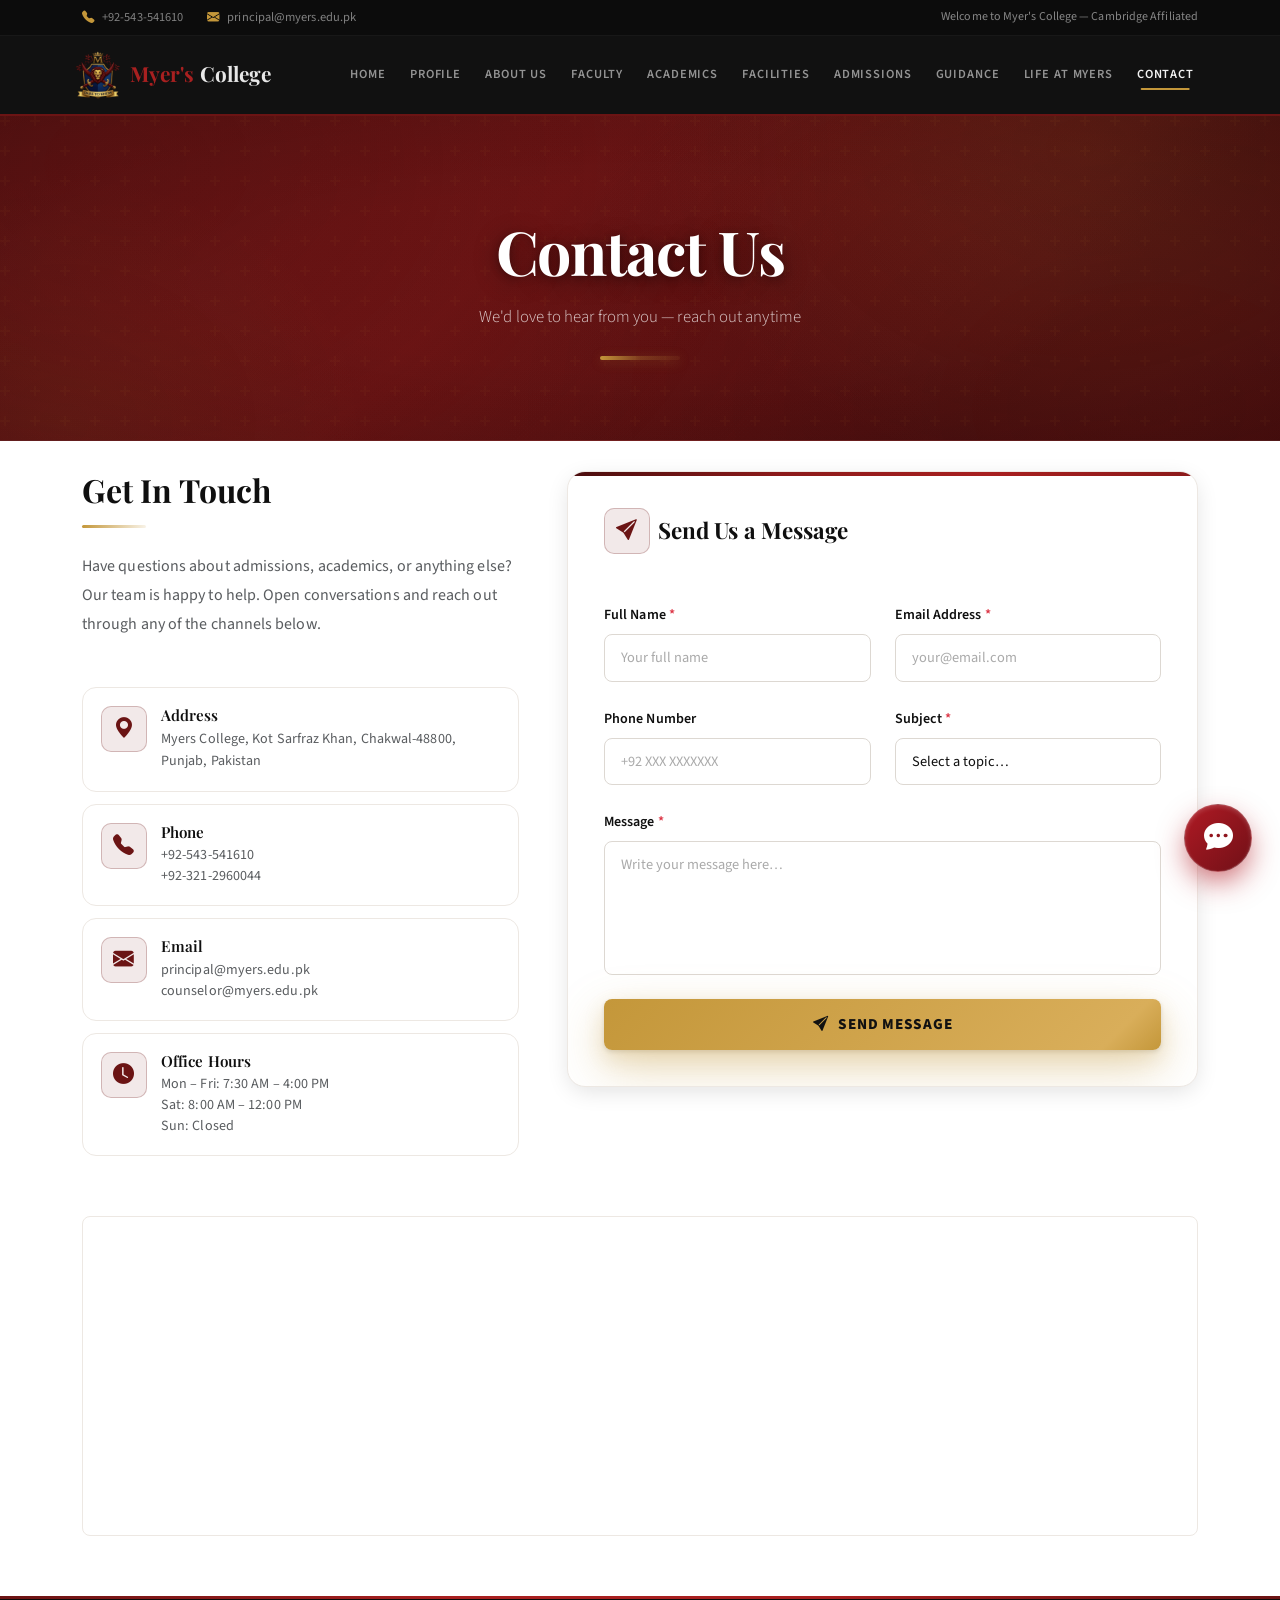
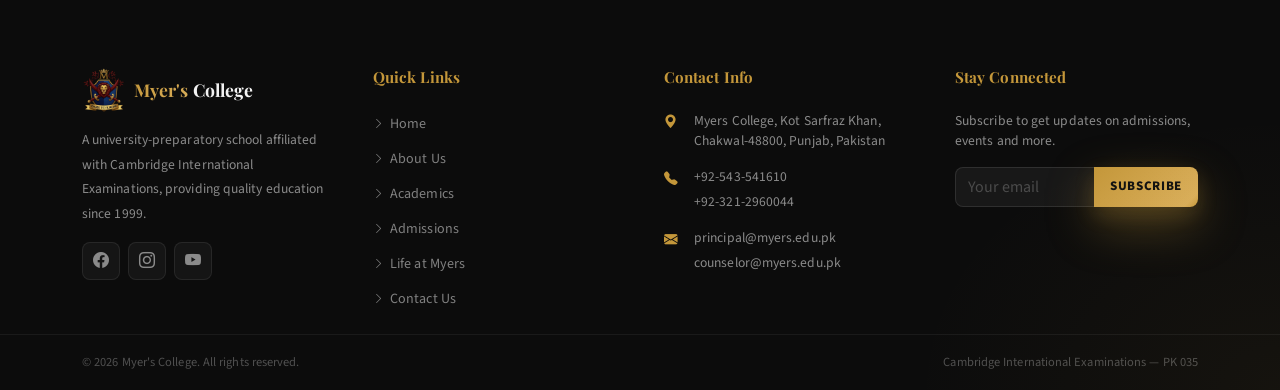
<file: contact.html>
<!DOCTYPE html>
<html lang="en">
<head>
  <meta charset="UTF-8" />
  <meta name="viewport" content="width=device-width, initial-scale=1.0" />
  <title>Contact Us — Myer's College</title>
  <meta name="description" content="Get in touch with Myer's College, Chakwal, Pakistan. Find our address, phone, email, and office hours." />
  <link rel="icon" href="assets/images/myers-logo.png" type="image/png" />
  <link rel="stylesheet" href="https://cdn.jsdelivr.net/npm/bootstrap@5.3.2/dist/css/bootstrap.min.css" />
  <link rel="stylesheet" href="https://cdn.jsdelivr.net/npm/bootstrap-icons@1.11.3/font/bootstrap-icons.min.css" />
  <link rel="stylesheet" href="assets/css/style.css" />
  <link rel="stylesheet" href="assets/css/chatbot.css" />
</head>
<body>

  <div id="topbar">
    <div class="container"><div class="d-flex justify-content-between align-items-center"><div class="d-flex gap-4"><span class="d-flex align-items-center gap-2"><i class="bi bi-telephone-fill topbar-icon"></i> +92-543-541610</span><span class="d-flex align-items-center gap-2"><i class="bi bi-envelope-fill topbar-icon"></i> principal@myers.edu.pk</span></div><span class="d-none d-md-inline" style="color:rgba(255,255,255,0.50);font-size:0.75rem;">Welcome to Myer's College — Cambridge Affiliated</span></div></div>
  </div>

  <nav class="navbar navbar-expand-lg site-navbar sticky-top">
    <div class="container">
      <a class="navbar-brand d-flex align-items-center gap-2" href="index.html"><img src="assets/images/myers-logo.png" alt="Myer's College Logo" height="48" width="48" style="object-fit:contain;" /><div class="d-none d-sm-block"><span class="brand-name">Myer's</span><span class="brand-suffix"> College</span></div></a>
      <button class="navbar-toggler" type="button" data-bs-toggle="collapse" data-bs-target="#siteNav"><span class="navbar-toggler-icon"></span></button>
      <div class="collapse navbar-collapse" id="siteNav">
        <ul class="navbar-nav ms-auto">
          <li class="nav-item"><a class="nav-link" href="index.html">HOME</a></li>
          <li class="nav-item"><a class="nav-link" href="profile.html">PROFILE</a></li>
          <li class="nav-item"><a class="nav-link" href="about.html">ABOUT US</a></li>
          <li class="nav-item"><a class="nav-link" href="faculty.html">FACULTY</a></li>
          <li class="nav-item"><a class="nav-link" href="academics.html">ACADEMICS</a></li>
          <li class="nav-item"><a class="nav-link" href="facilities.html">FACILITIES</a></li>
          <li class="nav-item"><a class="nav-link" href="admissions.html">ADMISSIONS</a></li>
          <li class="nav-item"><a class="nav-link" href="guidance.html">GUIDANCE</a></li>
          <li class="nav-item"><a class="nav-link" href="life.html">LIFE AT MYERS</a></li>
          <li class="nav-item"><a class="nav-link active" href="contact.html">CONTACT</a></li>
        </ul>
      </div>
    </div>
  </nav>

  <div class="page-hero">
    <h1 class="page-hero-title">Contact Us</h1>
    <p class="page-hero-subtitle">We'd love to hear from you — reach out anytime</p>
    <div class="page-hero-divider"></div>
  </div>

  <section class="section-padding">
    <div class="container">
      <div class="row g-5">

        <!-- LEFT: Contact Info -->
        <div class="col-lg-5">
          <div class="reveal mb-4">
            <h2 class="fw-bold mb-3" style="font-family:var(--font-heading);font-size:2rem;">Get In Touch</h2>
            <div class="gold-line mb-4"></div>
            <p class="text-muted mb-5" style="line-height:1.8;">Have questions about admissions, academics, or anything else? Our team is happy to help. Open conversations and reach out through any of the channels below.</p>
          </div>

          <div class="contact-info-card reveal">
            <div class="contact-icon-box"><i class="bi bi-geo-alt-fill" style="color:var(--maroon);font-size:1.3rem;"></i></div>
            <div>
              <h4 class="fw-semibold mb-1" style="font-size:0.95rem;">Address</h4>
              <p class="text-muted mb-0" style="font-size:0.88rem;line-height:1.6;">Myers College, Kot Sarfraz Khan, Chakwal-48800, Punjab, Pakistan</p>
            </div>
          </div>

          <div class="contact-info-card reveal">
            <div class="contact-icon-box"><i class="bi bi-telephone-fill" style="color:var(--maroon);font-size:1.3rem;"></i></div>
            <div>
              <h4 class="fw-semibold mb-1" style="font-size:0.95rem;">Phone</h4>
              <p class="text-muted mb-0" style="font-size:0.88rem;">+92-543-541610<br>+92-321-2960044</p>
            </div>
          </div>

          <div class="contact-info-card reveal">
            <div class="contact-icon-box"><i class="bi bi-envelope-fill" style="color:var(--maroon);font-size:1.3rem;"></i></div>
            <div>
              <h4 class="fw-semibold mb-1" style="font-size:0.95rem;">Email</h4>
              <p class="text-muted mb-0" style="font-size:0.88rem;">principal@myers.edu.pk<br>counselor@myers.edu.pk</p>
            </div>
          </div>

          <div class="contact-info-card reveal">
            <div class="contact-icon-box"><i class="bi bi-clock-fill" style="color:var(--maroon);font-size:1.3rem;"></i></div>
            <div>
              <h4 class="fw-semibold mb-1" style="font-size:0.95rem;">Office Hours</h4>
              <p class="text-muted mb-0" style="font-size:0.88rem;">
                Mon – Fri: 7:30 AM – 4:00 PM<br>
                Sat: 8:00 AM – 12:00 PM<br>
                Sun: Closed
              </p>
            </div>
          </div>
        </div>

        <!-- RIGHT: Contact Form -->
        <div class="col-lg-7">
          <div class="contact-form-card reveal">
            <div class="d-flex align-items-center gap-2 mb-5">
              <div class="contact-icon-box"><i class="bi bi-send-fill" style="color:var(--maroon);font-size:1.3rem;"></i></div>
              <h3 class="mb-0 fw-bold" style="font-family:var(--font-heading);font-size:1.4rem;">Send Us a Message</h3>
            </div>

            <form id="contactForm">
              <div class="row g-4 mb-4">
                <div class="col-sm-6">
                  <label class="form-label fw-semibold" style="font-size:0.88rem;color:var(--text-dark);">Full Name <span class="text-danger">*</span></label>
                  <input type="text" class="form-control form-control-custom" placeholder="Your full name" required />
                </div>
                <div class="col-sm-6">
                  <label class="form-label fw-semibold" style="font-size:0.88rem;color:var(--text-dark);">Email Address <span class="text-danger">*</span></label>
                  <input type="email" class="form-control form-control-custom" placeholder="your@email.com" required />
                </div>
                <div class="col-sm-6">
                  <label class="form-label fw-semibold" style="font-size:0.88rem;color:var(--text-dark);">Phone Number</label>
                  <input type="tel" class="form-control form-control-custom" placeholder="+92 XXX XXXXXXX" />
                </div>
                <div class="col-sm-6">
                  <label class="form-label fw-semibold" style="font-size:0.88rem;color:var(--text-dark);">Subject <span class="text-danger">*</span></label>
                  <select class="form-control form-control-custom" required>
                    <option value="">Select a topic…</option>
                    <option>Admissions Inquiry</option>
                    <option>Fee Structure</option>
                    <option>Academic Programs</option>
                    <option>General Information</option>
                    <option>Other</option>
                  </select>
                </div>
                <div class="col-12">
                  <label class="form-label fw-semibold" style="font-size:0.88rem;color:var(--text-dark);">Message <span class="text-danger">*</span></label>
                  <textarea class="form-control form-control-custom" rows="5" placeholder="Write your message here…" required style="resize:none;"></textarea>
                </div>
              </div>
              <button type="submit" class="btn-gold w-100 justify-content-center" style="padding:14px;">
                <i class="bi bi-send-fill"></i> Send Message
              </button>
            </form>
          </div>
        </div>

      </div>

      <!-- MAP EMBED PLACEHOLDER -->
      <div class="reveal mt-5">
        <div class="rounded-3 overflow-hidden" style="height:320px;border:1px solid var(--border-color);">
          <iframe
            title="Myer's College Location"
            src="https://maps.google.com/maps?q=Myers+College+Chakwal+Pakistan&z=13&output=embed"
            width="100%" height="100%" style="border:0;" allowfullscreen loading="lazy"
          ></iframe>
        </div>
      </div>
    </div>
  </section>

  <!-- SUCCESS TOAST -->
  <div id="successToast" class="toast-notification">
    <div class="d-flex align-items-center gap-2">
      <i class="bi bi-check-circle-fill" style="color:var(--gold);font-size:1.1rem;"></i>
      <span>Your message has been sent! We'll be in touch soon.</span>
    </div>
  </div>

  <footer class="site-footer pt-5 pb-0">
    <div class="container py-4">
      <div class="row g-5">
        <div class="col-md-6 col-lg-3"><div class="d-flex align-items-center gap-2 mb-3"><img src="assets/images/myers-logo.png" alt="Myer's College" height="44" width="44" style="object-fit:contain;" /><div><span class="gradient-text" style="font-family:var(--font-heading);font-size:1.1rem;font-weight:700;">Myer's</span><span style="color:rgba(255,255,255,0.95);font-family:var(--font-heading);font-size:1.1rem;font-weight:700;"> College</span></div></div><p style="font-size:0.85rem;line-height:1.8;color:rgba(255,255,255,0.52);">A university-preparatory school affiliated with Cambridge International Examinations, providing quality education since 1999.</p><div class="d-flex gap-2 mt-3"><a href="#" class="footer-social"><i class="bi bi-facebook"></i></a><a href="#" class="footer-social"><i class="bi bi-instagram"></i></a><a href="#" class="footer-social"><i class="bi bi-youtube"></i></a></div></div>
        <div class="col-md-6 col-lg-3"><h4 class="footer-heading mb-4">Quick Links</h4><ul class="list-unstyled mb-0" style="display:flex;flex-direction:column;gap:10px;"><li><a href="index.html" class="footer-link"><i class="bi bi-chevron-right" style="font-size:0.7rem;"></i> Home</a></li><li><a href="about.html" class="footer-link"><i class="bi bi-chevron-right" style="font-size:0.7rem;"></i> About Us</a></li><li><a href="academics.html" class="footer-link"><i class="bi bi-chevron-right" style="font-size:0.7rem;"></i> Academics</a></li><li><a href="admissions.html" class="footer-link"><i class="bi bi-chevron-right" style="font-size:0.7rem;"></i> Admissions</a></li><li><a href="life.html" class="footer-link"><i class="bi bi-chevron-right" style="font-size:0.7rem;"></i> Life at Myers</a></li><li><a href="contact.html" class="footer-link"><i class="bi bi-chevron-right" style="font-size:0.7rem;"></i> Contact Us</a></li></ul></div>
        <div class="col-md-6 col-lg-3"><h4 class="footer-heading mb-4">Contact Info</h4><ul class="list-unstyled mb-0" style="display:flex;flex-direction:column;gap:16px;font-size:0.85rem;color:rgba(255,255,255,0.52);"><li class="d-flex align-items-start gap-3"><i class="bi bi-geo-alt-fill" style="color:var(--gold);margin-top:2px;flex-shrink:0;"></i>Myers College, Kot Sarfraz Khan, Chakwal-48800, Punjab, Pakistan</li><li class="d-flex align-items-start gap-3"><i class="bi bi-telephone-fill" style="color:var(--gold);margin-top:2px;flex-shrink:0;"></i><div><p class="mb-1">+92-543-541610</p><p class="mb-0">+92-321-2960044</p></div></li><li class="d-flex align-items-start gap-3"><i class="bi bi-envelope-fill" style="color:var(--gold);margin-top:2px;flex-shrink:0;"></i><div><p class="mb-1">principal@myers.edu.pk</p><p class="mb-0">counselor@myers.edu.pk</p></div></li></ul></div>
        <div class="col-md-6 col-lg-3"><h4 class="footer-heading mb-4">Stay Connected</h4><p style="font-size:0.85rem;color:rgba(255,255,255,0.52);">Subscribe to get updates on admissions, events and more.</p><form class="newsletter-form d-flex mt-3" onsubmit="return false;"><input type="email" class="form-control footer-input" placeholder="Your email" required /><button type="submit" class="btn-gold" style="border-radius:0 10px 10px 0;padding:10px 16px;">Subscribe</button></form></div>
      </div>
    </div>
    <div class="footer-bottom"><div class="container d-flex flex-column flex-sm-row justify-content-between align-items-center gap-2"><p class="mb-0">&copy; <span id="year"></span> Myer's College. All rights reserved.</p><p class="mb-0">Cambridge International Examinations — PK 035</p></div></div>
  </footer>

  <script>document.getElementById('year').textContent = new Date().getFullYear();</script>
  <script src="https://cdn.jsdelivr.net/npm/bootstrap@5.3.2/dist/js/bootstrap.bundle.min.js"></script>
  <script src="assets/js/main.js"></script>
  <script src="assets/js/chatbot.js"></script>
</body>
</html>
</file>
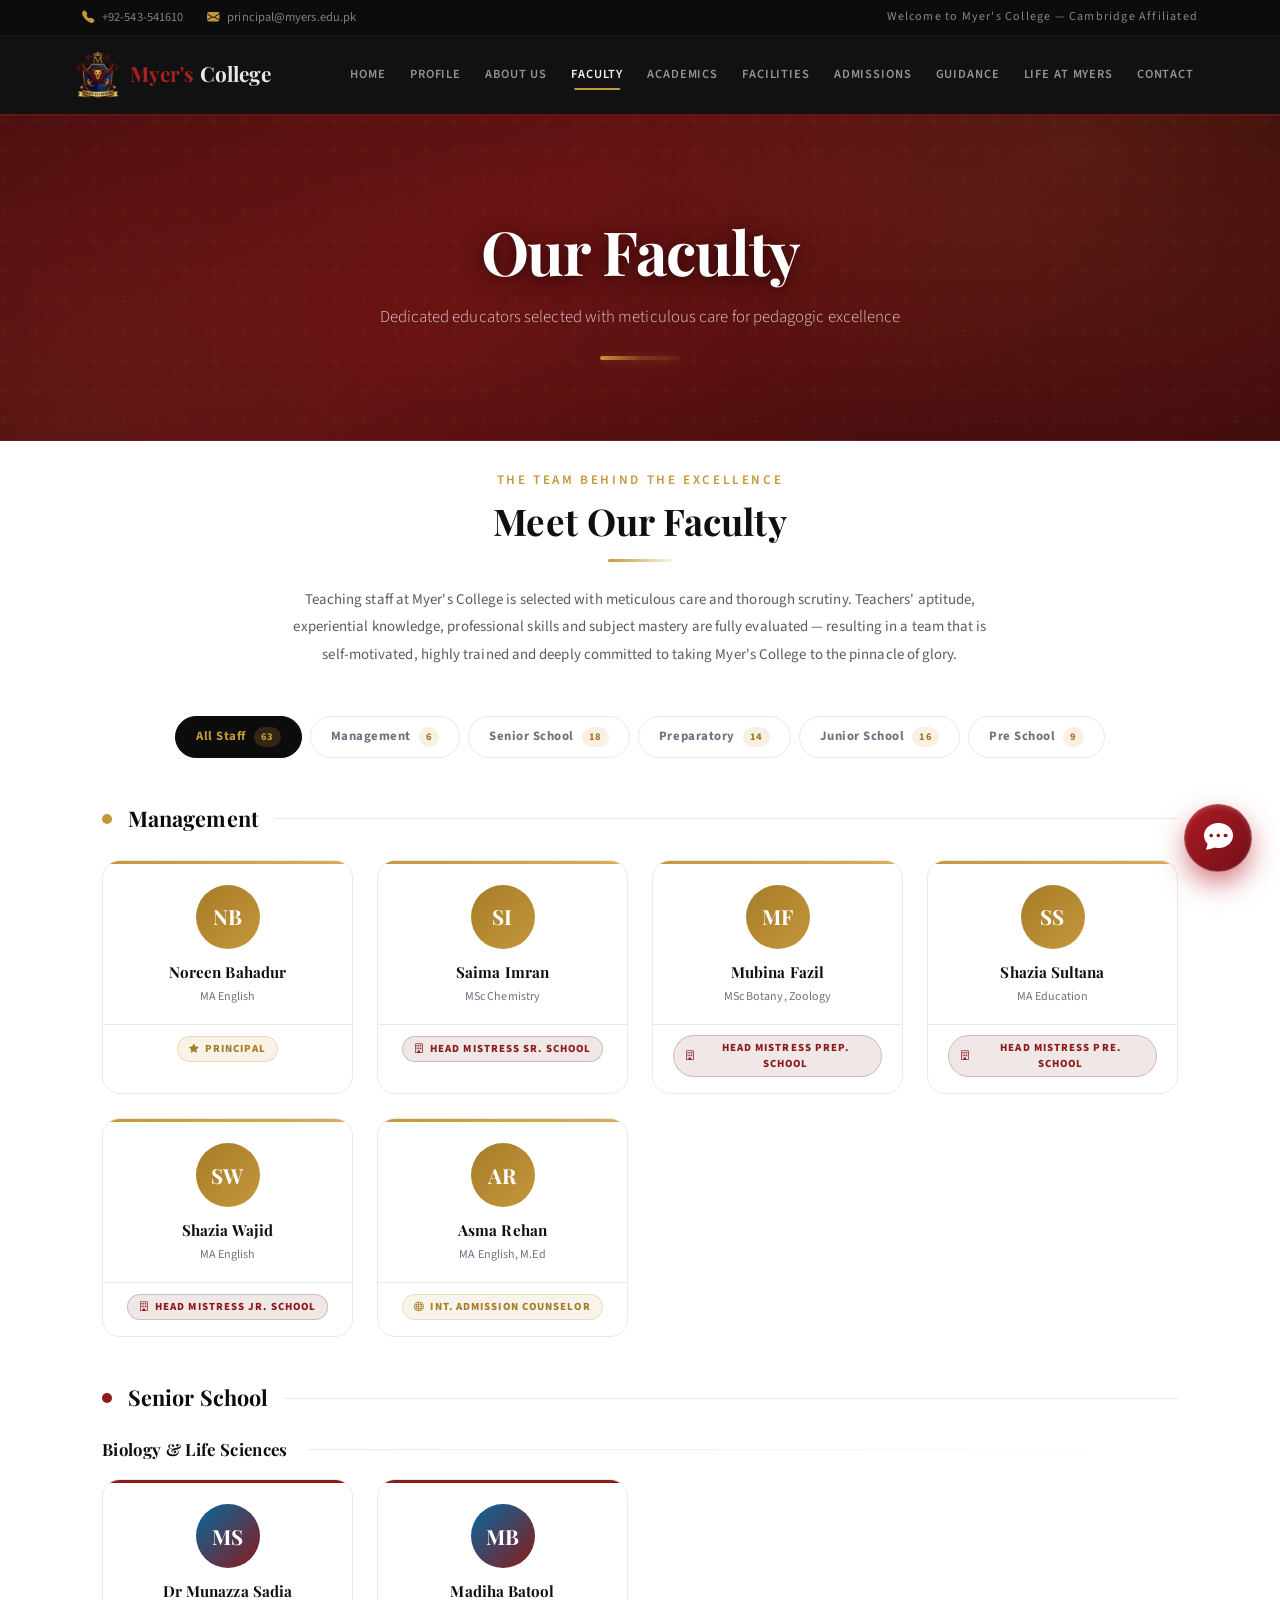
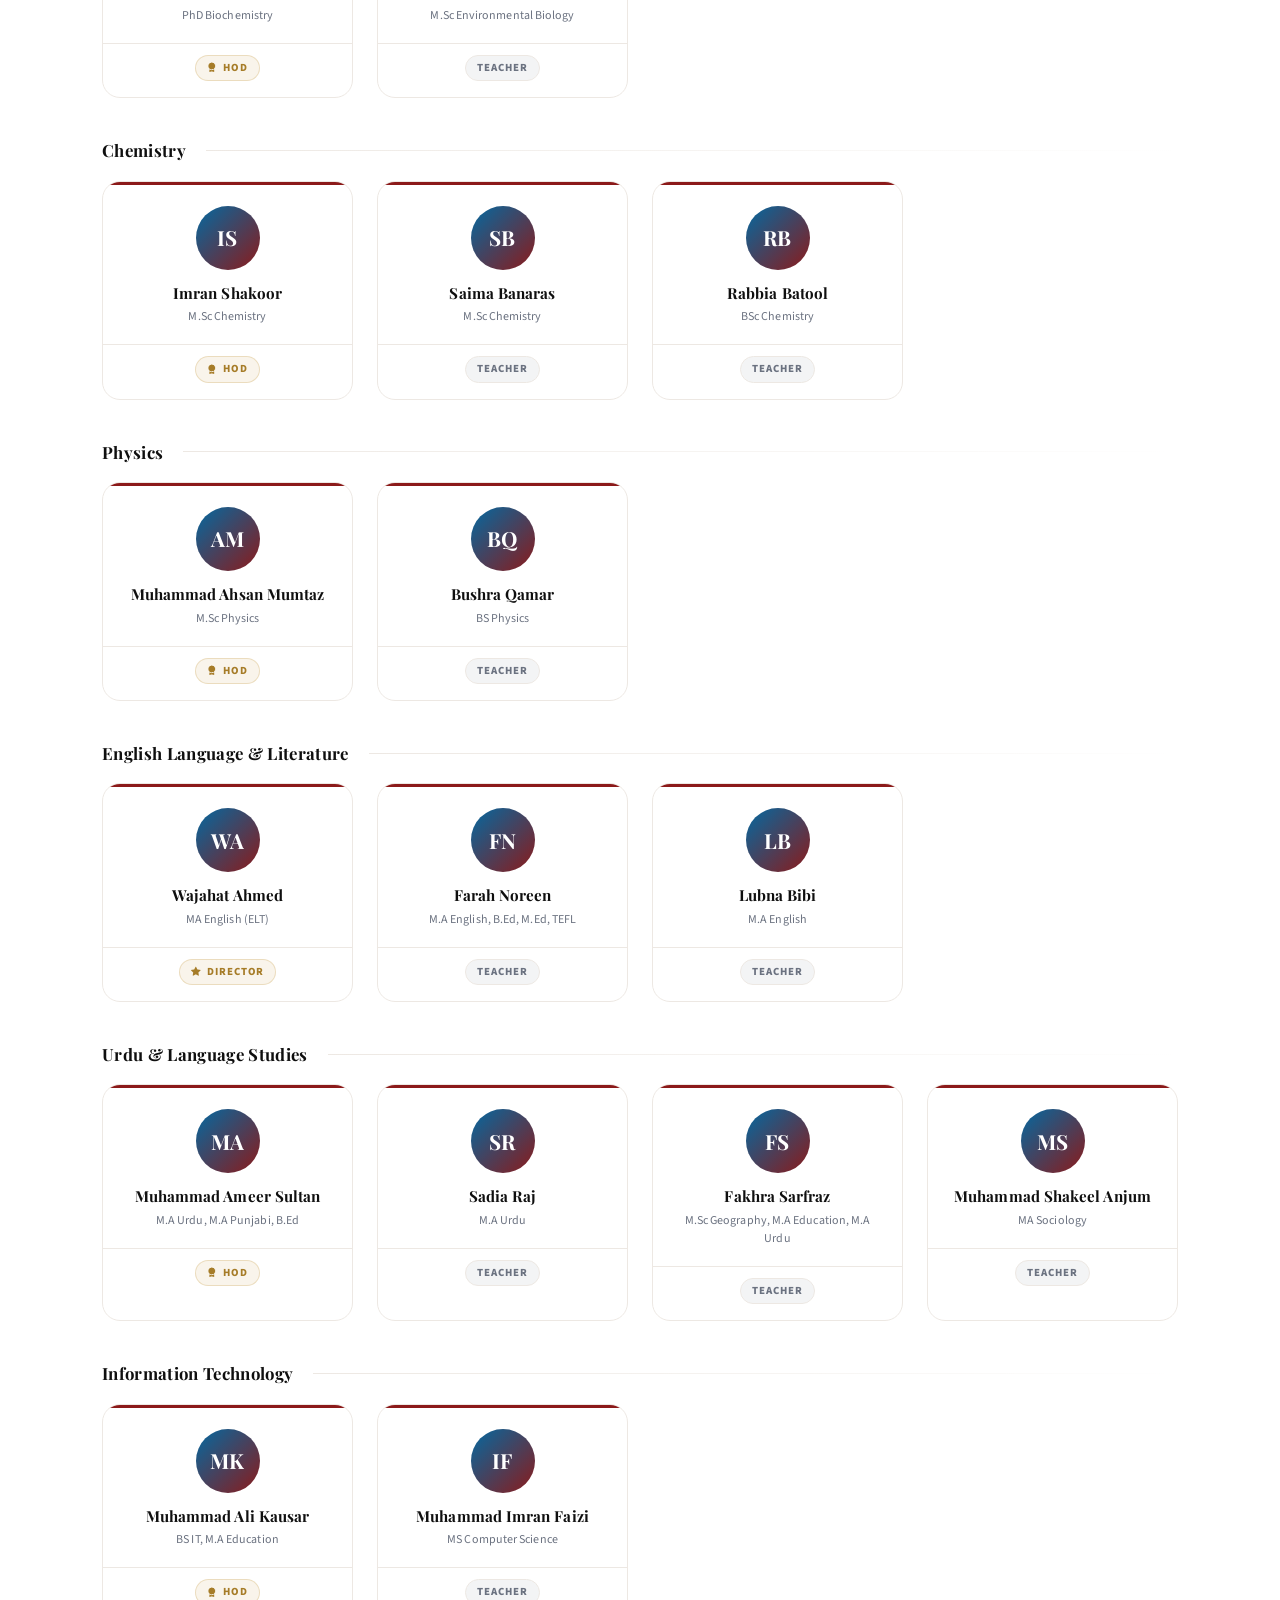
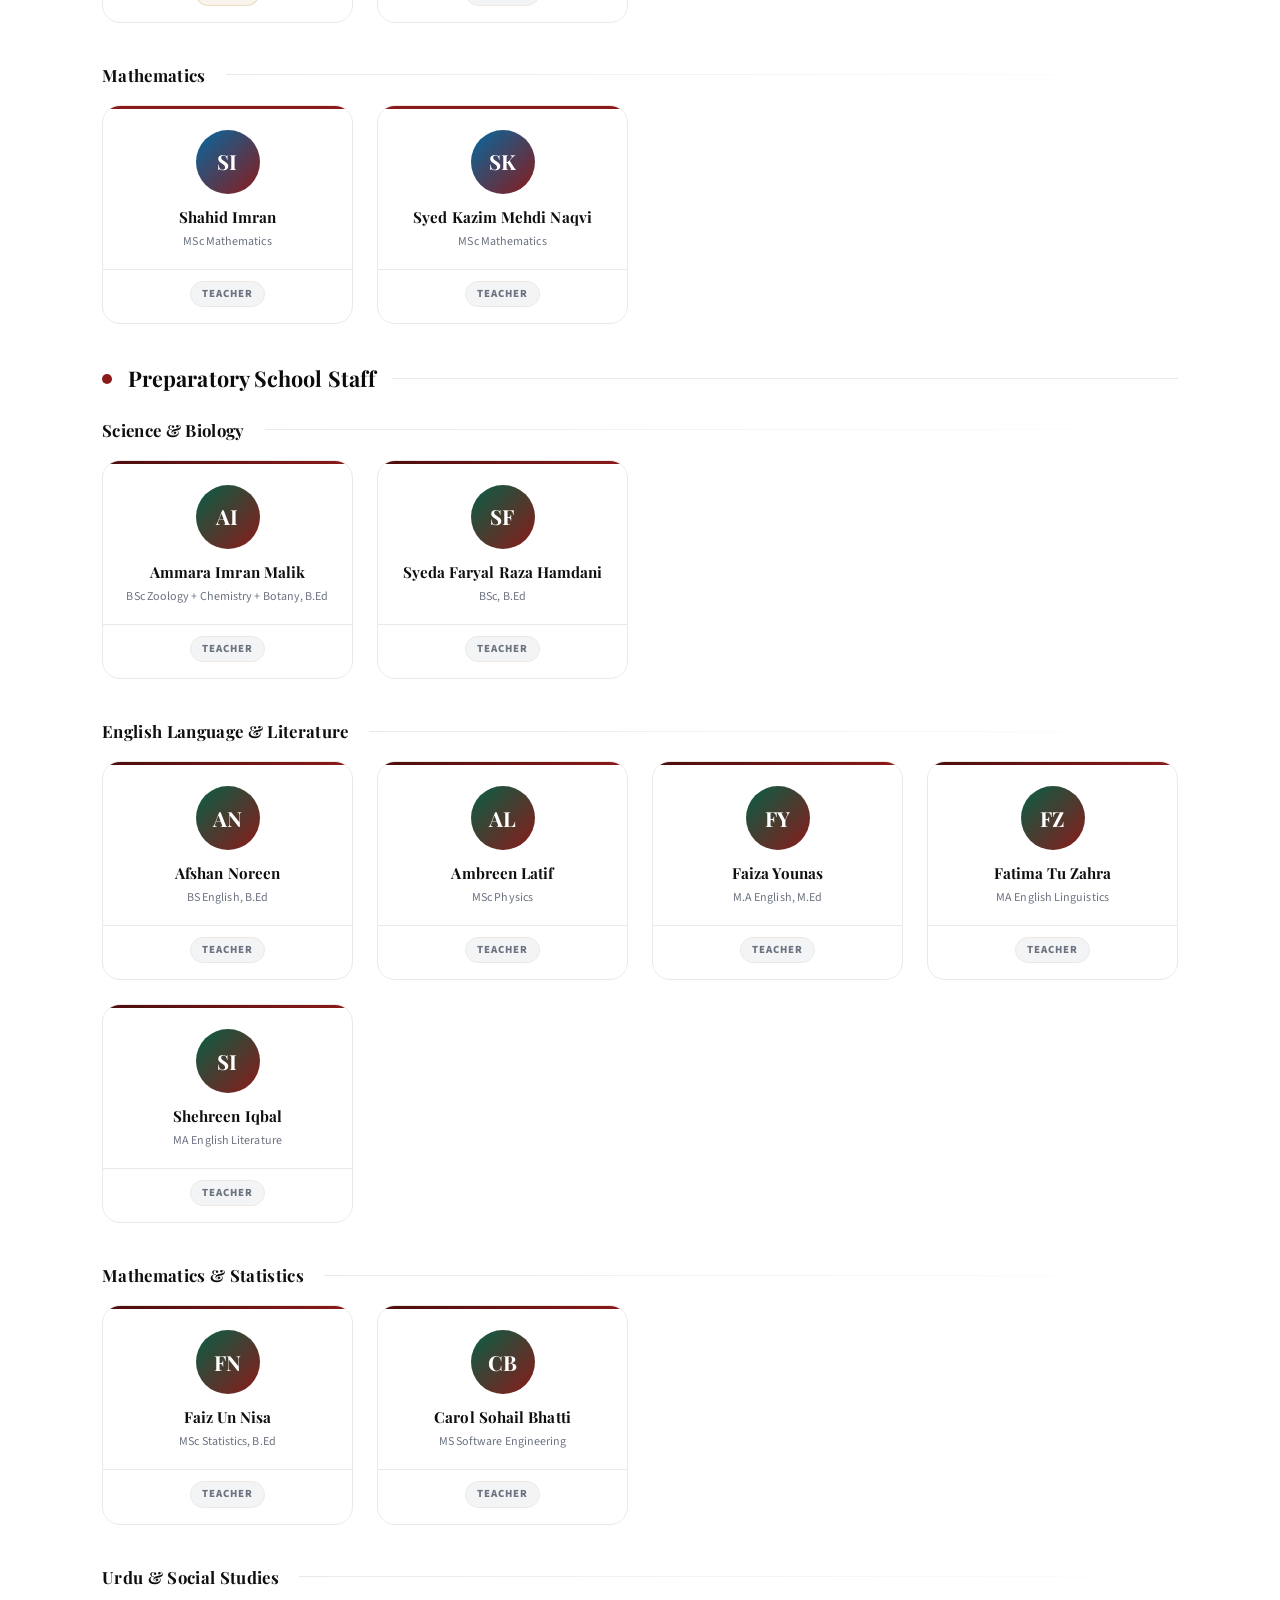
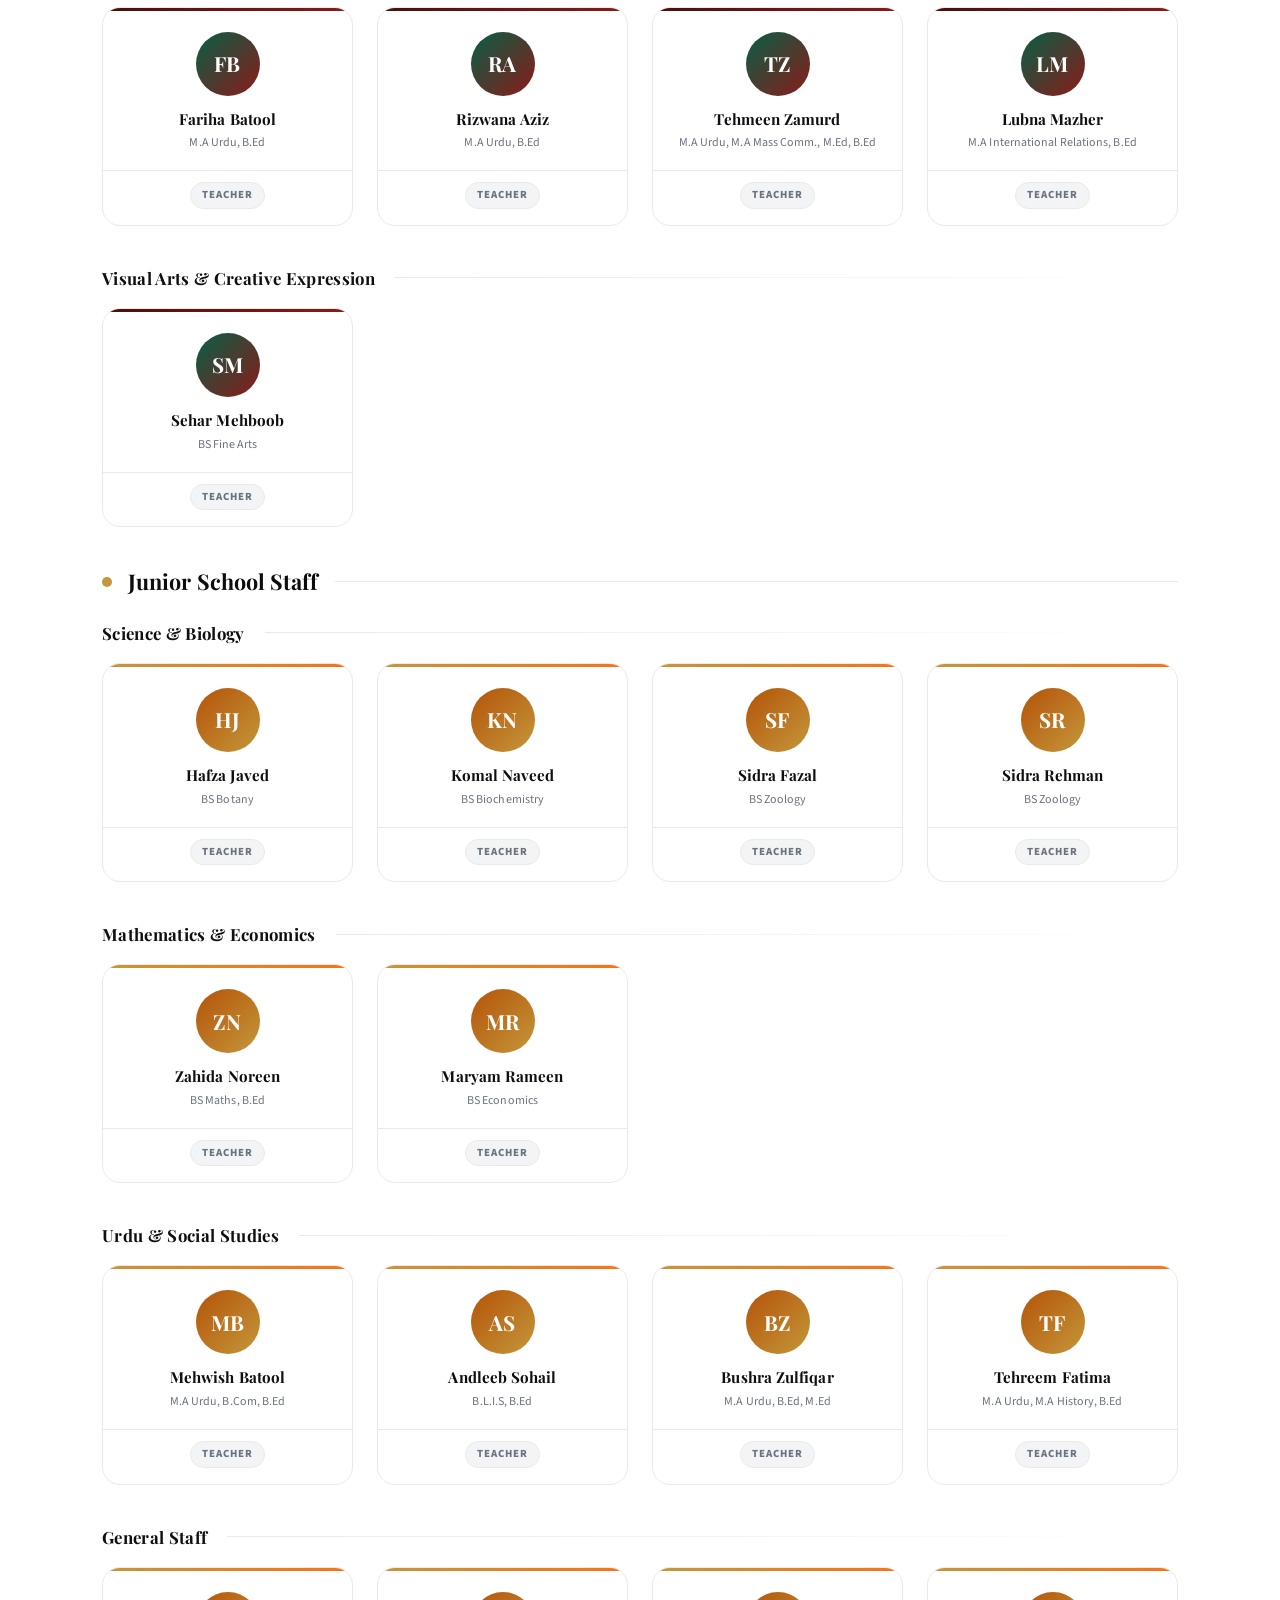
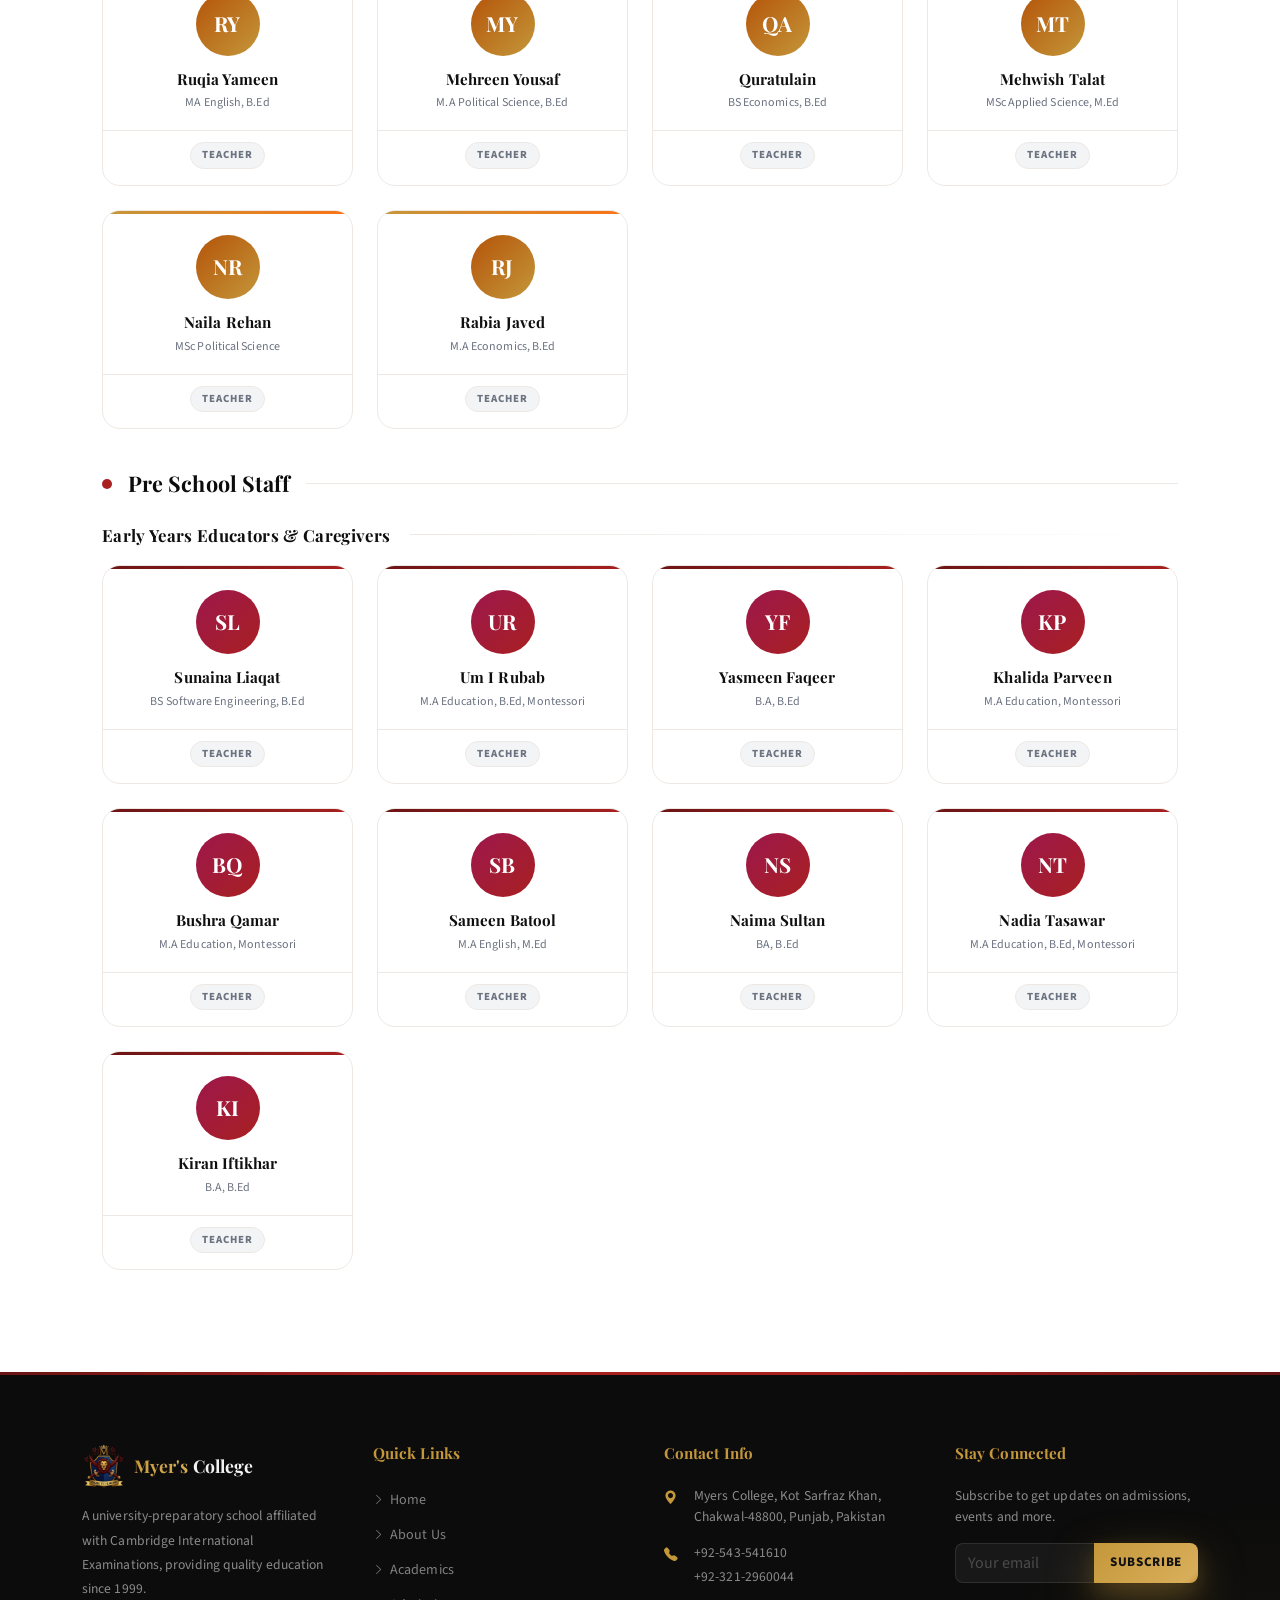
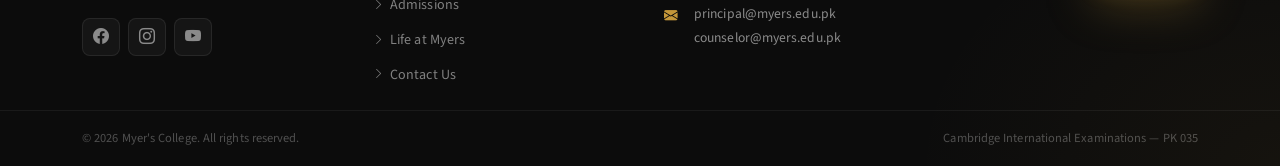
<file: faculty.html>
<!DOCTYPE html>
<html lang="en">
<head>
  <meta charset="UTF-8" />
  <meta name="viewport" content="width=device-width, initial-scale=1.0" />
  <title>Our Faculty — Myer's College</title>
  <meta name="description" content="Meet the dedicated and experienced faculty of Myer's College, Chakwal — senior leadership and teaching staff across all schools." />
  <link rel="icon" href="assets/images/myers-logo.png" type="image/png" />
  <link rel="stylesheet" href="https://cdn.jsdelivr.net/npm/bootstrap@5.3.2/dist/css/bootstrap.min.css" />
  <link rel="stylesheet" href="https://cdn.jsdelivr.net/npm/bootstrap-icons@1.11.3/font/bootstrap-icons.min.css" />
  <link rel="stylesheet" href="assets/css/style.css" />
  <link rel="stylesheet" href="assets/css/chatbot.css" />
  <style>

    /* ── DEPT FILTER TABS ── */
    .dept-nav {
      display: flex;
      flex-wrap: wrap;
      gap: 8px;
      justify-content: center;
      margin-bottom: 48px;
    }
    .dept-btn {
      display: inline-flex; align-items: center; gap: 8px;
      padding: 10px 20px;
      border-radius: 50px;
      border: 1px solid var(--border-color);
      background: #fff;
      color: var(--text-muted);
      font-size: 0.8rem;
      font-weight: 700;
      letter-spacing: 0.04em;
      cursor: pointer;
      transition: all 0.22s ease;
    }
    .dept-btn:hover { border-color: rgba(196,151,58,0.35); color: var(--black); }
    .dept-btn.active {
      background: var(--black);
      border-color: var(--black);
      color: var(--gold);
    }
    .dept-btn .dept-count {
      background: rgba(196,151,58,0.14);
      color: var(--gold-dark);
      font-size: 0.65rem;
      font-weight: 800;
      padding: 2px 7px;
      border-radius: 50px;
      transition: background 0.22s;
    }
    .dept-btn.active .dept-count {
      background: rgba(196,151,58,0.20);
      color: var(--gold);
    }

    /* ── FACULTY CARD ── */
    .f-card {
      background: #fff;
      border: 1px solid var(--border-color);
      border-radius: 18px;
      padding: 0;
      overflow: hidden;
      height: 100%;
      transition: transform 0.3s ease, box-shadow 0.3s ease, border-color 0.3s ease;
      animation: fadeSlideUp 0.3s ease forwards;
    }
    .f-card:hover {
      transform: translateY(-5px);
      box-shadow: var(--elevated-shadow);
      border-color: rgba(196,151,58,0.22);
    }
    @keyframes fadeSlideUp {
      from { opacity: 0; transform: translateY(14px); }
      to   { opacity: 1; transform: translateY(0); }
    }
    .f-card-top {
      padding: 24px 20px 18px;
      text-align: center;
      position: relative;
    }
    /* Thin coloured top border per department */
    .f-card-top::before {
      content: '';
      position: absolute;
      top: 0; left: 0; right: 0;
      height: 3px;
    }
    .dept-leadership .f-card-top::before { background: linear-gradient(90deg,var(--gold),var(--gold-light)); }
    .dept-senior    .f-card-top::before { background: linear-gradient(90deg,#8B1A1A,#8B1A1A); }
    .dept-prep      .f-card-top::before { background: linear-gradient(90deg,#4A0E0E,#8B1A1A); }
    .dept-junior    .f-card-top::before { background: linear-gradient(90deg,#C4973A,#f97316); }
    .dept-preschool .f-card-top::before { background: linear-gradient(90deg,#6B1414,#A82020); }

    .f-avatar {
      width: 64px; height: 64px;
      border-radius: 50%;
      display: flex; align-items: center; justify-content: center;
      margin: 0 auto 14px;
      font-family: var(--font-heading);
      font-size: 1.3rem;
      font-weight: 700;
      color: #fff;
    }
    .dept-leadership .f-avatar { background: linear-gradient(135deg,var(--gold-dark),var(--gold)); }
    .dept-senior     .f-avatar { background: linear-gradient(135deg,#0369a1,#8B1A1A); }
    .dept-prep       .f-avatar { background: linear-gradient(135deg,#065f46,#8B1A1A); }
    .dept-junior     .f-avatar { background: linear-gradient(135deg,#b45309,#C4973A); }
    .dept-preschool  .f-avatar { background: linear-gradient(135deg,#9d174d,#A82020); }

    .f-name {
      font-family: var(--font-heading);
      font-weight: 700;
      font-size: 0.95rem;
      color: var(--text-dark);
      margin-bottom: 5px;
      line-height: 1.3;
    }
    .f-qual {
      font-size: 0.75rem;
      color: var(--text-muted);
      line-height: 1.5;
      margin-bottom: 0;
    }
    .f-card-footer {
      padding: 10px 20px 16px;
      text-align: center;
      border-top: 1px solid var(--border-color);
    }
    .f-role-badge {
      display: inline-flex; align-items: center; gap: 5px;
      font-size: 0.68rem; font-weight: 800;
      letter-spacing: 0.1em; text-transform: uppercase;
      padding: 4px 11px; border-radius: 50px;
    }
    .badge-hod      { background:rgba(196,151,58,0.10); color:var(--gold-dark); border:1px solid rgba(196,151,58,0.25); }
    .badge-teacher  { background:rgba(107,114,128,0.08); color:var(--text-muted); border:1px solid var(--border-color); }
    .badge-principal { background:rgba(196,151,58,0.12); color:var(--gold-dark); border:1px solid rgba(196,151,58,0.28); }
    .badge-head     { background:rgba(107,20,20,0.10); color:var(--maroon-mid); border:1px solid rgba(107,20,20,0.22); }
    .badge-director { background:rgba(196,151,58,0.10); color:var(--gold-dark); border:1px solid rgba(196,151,58,0.25); }
    .badge-law      { background:rgba(107,20,20,0.10); color:var(--maroon-mid); border:1px solid rgba(107,20,20,0.22); }
    .badge-gpr      { background:rgba(196,151,58,0.10); color:var(--gold-dark); border:1px solid rgba(196,151,58,0.25); }

    /* ── DEPT SECTION HEADER ── */
    .dept-section { display: none; }
    .dept-section.active { display: block; }

    /* ── SECTION DIVIDER LABEL ── */
    .dept-header-bar {
      display: flex; align-items: center; gap: 16px;
      margin-bottom: 28px;
    }
    .dept-header-bar h3 {
      font-family: var(--font-heading);
      font-size: 1.35rem;
      font-weight: 700;
      color: var(--black);
      white-space: nowrap;
      margin: 0;
    }
    .dept-header-bar::after {
      content: '';
      flex: 1;
      height: 1px;
      background: var(--border-color);
    }
    .dept-header-dot {
      width: 10px; height: 10px;
      border-radius: 50%;
      flex-shrink: 0;
    }

    /* ── SUBJECT DEPARTMENT SUBDIVISION ── */
    .subject-department {
      margin-bottom: 42px;
    }
    .subject-header {
      display: flex; align-items: center; gap: 12px;
      margin-bottom: 20px;
      margin-left: 0;
    }
    .subject-header h4 {
      font-family: var(--font-heading);
      font-size: 1.05rem;
      font-weight: 700;
      color: var(--text-dark);
      margin: 0;
      letter-spacing: 0.02em;
    }
    .subject-header::after {
      content: '';
      flex: 1;
      height: 1px;
      background: linear-gradient(90deg, var(--border-color) 0%, transparent 100%);
      margin-left: 8px;
    }
  </style>
</head>
<body>

  <div id="topbar">
    <div class="container"><div class="d-flex justify-content-between align-items-center"><div class="d-flex gap-4"><span class="d-flex align-items-center gap-2"><i class="bi bi-telephone-fill topbar-icon"></i> +92-543-541610</span><span class="d-flex align-items-center gap-2"><i class="bi bi-envelope-fill topbar-icon"></i> principal@myers.edu.pk</span></div><span class="d-none d-md-inline" style="color:rgba(255,255,255,0.50);font-size:0.75rem;letter-spacing:0.1em;">Welcome to Myer's College — Cambridge Affiliated</span></div></div>
  </div>

  <nav class="navbar navbar-expand-lg site-navbar sticky-top">
    <div class="container">
      <a class="navbar-brand d-flex align-items-center gap-2" href="index.html"><img src="assets/images/myers-logo.png" alt="Myer's College Logo" height="48" width="48" style="object-fit:contain;" /><div class="d-none d-sm-block"><span class="brand-name">Myer's</span><span class="brand-suffix"> College</span></div></a>
      <button class="navbar-toggler" type="button" data-bs-toggle="collapse" data-bs-target="#siteNav"><span class="navbar-toggler-icon"></span></button>
      <div class="collapse navbar-collapse" id="siteNav">
        <ul class="navbar-nav ms-auto">
          <li class="nav-item"><a class="nav-link" href="index.html">HOME</a></li>
          <li class="nav-item"><a class="nav-link" href="profile.html">PROFILE</a></li>
          <li class="nav-item"><a class="nav-link" href="about.html">ABOUT US</a></li>
          <li class="nav-item"><a class="nav-link active" href="faculty.html">FACULTY</a></li>
          <li class="nav-item"><a class="nav-link" href="academics.html">ACADEMICS</a></li>
          <li class="nav-item"><a class="nav-link" href="facilities.html">FACILITIES</a></li>
          <li class="nav-item"><a class="nav-link" href="admissions.html">ADMISSIONS</a></li>
          <li class="nav-item"><a class="nav-link" href="guidance.html">GUIDANCE</a></li>
          <li class="nav-item"><a class="nav-link" href="life.html">LIFE AT MYERS</a></li>
          <li class="nav-item"><a class="nav-link" href="contact.html">CONTACT</a></li>
        </ul>
      </div>
    </div>
  </nav>

  <div class="page-hero">
    <h1 class="page-hero-title">Our Faculty</h1>
    <p class="page-hero-subtitle">Dedicated educators selected with meticulous care for pedagogic excellence</p>
    <div class="page-hero-divider"></div>
  </div>

  <section class="section-padding">
    <div class="container" style="max-width:1100px;">

      <!-- Intro strip -->
      <div class="reveal text-center mb-5" style="max-width:720px;margin:0 auto;">
        <p class="gold-text fw-semibold text-uppercase mb-2" style="letter-spacing:0.2em;font-size:0.82rem;">The Team Behind the Excellence</p>
        <h2 class="fw-bold mb-3" style="font-family:var(--font-heading);font-size:2.3rem;">Meet Our Faculty</h2>
        <div class="gold-line mx-auto mb-4"></div>
        <p class="text-muted" style="font-size:0.93rem;line-height:1.85;">Teaching staff at Myer's College is selected with meticulous care and thorough scrutiny. Teachers' aptitude, experiential knowledge, professional skills and subject mastery are fully evaluated — resulting in a team that is self-motivated, highly trained and deeply committed to taking Myer's College to the pinnacle of glory.</p>
      </div>

      <!-- Dept filter tabs -->
      <div class="reveal dept-nav">
        <button class="dept-btn active" data-dept="all">All Staff <span class="dept-count">63</span></button>
        <button class="dept-btn" data-dept="leadership">Management <span class="dept-count">6</span></button>
        <button class="dept-btn" data-dept="senior">Senior School <span class="dept-count">18</span></button>
        <button class="dept-btn" data-dept="prep">Preparatory <span class="dept-count">14</span></button>
        <button class="dept-btn" data-dept="junior">Junior School <span class="dept-count">16</span></button>
        <button class="dept-btn" data-dept="preschool">Pre School <span class="dept-count">9</span></button>
      </div>

      <!-- ── MANAGEMENT ── -->
      <div id="sect-leadership" class="dept-section active">
        <div class="dept-header-bar"><div class="dept-header-dot" style="background:var(--gold);"></div><h3>Management</h3></div>
        <div class="row g-4 mb-5">
          <div class="col-6 col-md-4 col-lg-3"><div class="f-card dept-leadership"><div class="f-card-top"><div class="f-avatar">NB</div><p class="f-name">Noreen Bahadur</p><p class="f-qual">MA English</p></div><div class="f-card-footer"><span class="f-role-badge badge-principal"><i class="bi bi-star-fill" style="font-size:0.6rem;"></i> Principal</span></div></div></div>
          <div class="col-6 col-md-4 col-lg-3"><div class="f-card dept-leadership"><div class="f-card-top"><div class="f-avatar">SI</div><p class="f-name">Saima Imran</p><p class="f-qual">MSc Chemistry</p></div><div class="f-card-footer"><span class="f-role-badge badge-head"><i class="bi bi-building" style="font-size:0.6rem;"></i> Head Mistress Sr. School</span></div></div></div>
          <div class="col-6 col-md-4 col-lg-3"><div class="f-card dept-leadership"><div class="f-card-top"><div class="f-avatar">MF</div><p class="f-name">Mubina Fazil</p><p class="f-qual">MSc Botany, Zoology</p></div><div class="f-card-footer"><span class="f-role-badge badge-head"><i class="bi bi-building" style="font-size:0.6rem;"></i> Head Mistress Prep. School</span></div></div></div>
          <div class="col-6 col-md-4 col-lg-3"><div class="f-card dept-leadership"><div class="f-card-top"><div class="f-avatar">SS</div><p class="f-name">Shazia Sultana</p><p class="f-qual">MA Education</p></div><div class="f-card-footer"><span class="f-role-badge badge-head"><i class="bi bi-building" style="font-size:0.6rem;"></i> Head Mistress Pre. School</span></div></div></div>
          <div class="col-6 col-md-4 col-lg-3"><div class="f-card dept-leadership"><div class="f-card-top"><div class="f-avatar">SW</div><p class="f-name">Shazia Wajid</p><p class="f-qual">MA English</p></div><div class="f-card-footer"><span class="f-role-badge badge-head"><i class="bi bi-building" style="font-size:0.6rem;"></i> Head Mistress Jr. School</span></div></div></div>
          <div class="col-6 col-md-4 col-lg-3"><div class="f-card dept-leadership"><div class="f-card-top"><div class="f-avatar">AR</div><p class="f-name">Asma Rehan</p><p class="f-qual">MA English, M.Ed</p></div><div class="f-card-footer"><span class="f-role-badge badge-director"><i class="bi bi-globe" style="font-size:0.6rem;"></i> Int. Admission Counselor</span></div></div></div>
        </div>
      </div>

      <!-- ── SENIOR SCHOOL ── -->
      <div id="sect-senior" class="dept-section active">
        <div class="dept-header-bar"><div class="dept-header-dot" style="background:#8B1A1A;"></div><h3>Senior School</h3></div>

        <!-- BIOLOGY & LIFE SCIENCES -->
        <div class="subject-department">
          <div class="subject-header"><h4>Biology & Life Sciences</h4></div>
          <div class="row g-4">
            <div class="col-6 col-md-4 col-lg-3"><div class="f-card dept-senior"><div class="f-card-top"><div class="f-avatar">MS</div><p class="f-name">Dr Munazza Sadia</p><p class="f-qual">PhD Biochemistry</p></div><div class="f-card-footer"><span class="f-role-badge badge-hod"><i class="bi bi-award-fill" style="font-size:0.6rem;"></i> HOD</span></div></div></div>
            <div class="col-6 col-md-4 col-lg-3"><div class="f-card dept-senior"><div class="f-card-top"><div class="f-avatar">MB</div><p class="f-name">Madiha Batool</p><p class="f-qual">M.Sc Environmental Biology</p></div><div class="f-card-footer"><span class="f-role-badge badge-teacher">Teacher</span></div></div></div>
          </div>
        </div>

        <!-- CHEMISTRY -->
        <div class="subject-department">
          <div class="subject-header"><h4>Chemistry</h4></div>
          <div class="row g-4">
            <div class="col-6 col-md-4 col-lg-3"><div class="f-card dept-senior"><div class="f-card-top"><div class="f-avatar">IS</div><p class="f-name">Imran Shakoor</p><p class="f-qual">M.Sc Chemistry</p></div><div class="f-card-footer"><span class="f-role-badge badge-hod"><i class="bi bi-award-fill" style="font-size:0.6rem;"></i> HOD</span></div></div></div>
            <div class="col-6 col-md-4 col-lg-3"><div class="f-card dept-senior"><div class="f-card-top"><div class="f-avatar">SB</div><p class="f-name">Saima Banaras</p><p class="f-qual">M.Sc Chemistry</p></div><div class="f-card-footer"><span class="f-role-badge badge-teacher">Teacher</span></div></div></div>
            <div class="col-6 col-md-4 col-lg-3"><div class="f-card dept-senior"><div class="f-card-top"><div class="f-avatar">RB</div><p class="f-name">Rabbia Batool</p><p class="f-qual">BSc Chemistry</p></div><div class="f-card-footer"><span class="f-role-badge badge-teacher">Teacher</span></div></div></div>
          </div>
        </div>

        <!-- PHYSICS -->
        <div class="subject-department">
          <div class="subject-header"><h4>Physics</h4></div>
          <div class="row g-4">
            <div class="col-6 col-md-4 col-lg-3"><div class="f-card dept-senior"><div class="f-card-top"><div class="f-avatar">AM</div><p class="f-name">Muhammad Ahsan Mumtaz</p><p class="f-qual">M.Sc Physics</p></div><div class="f-card-footer"><span class="f-role-badge badge-hod"><i class="bi bi-award-fill" style="font-size:0.6rem;"></i> HOD</span></div></div></div>
            <div class="col-6 col-md-4 col-lg-3"><div class="f-card dept-senior"><div class="f-card-top"><div class="f-avatar">BQ</div><p class="f-name">Bushra Qamar</p><p class="f-qual">BS Physics</p></div><div class="f-card-footer"><span class="f-role-badge badge-teacher">Teacher</span></div></div></div>
          </div>
        </div>

        <!-- ENGLISH LANGUAGE & LITERATURE -->
        <div class="subject-department">
          <div class="subject-header"><h4>English Language & Literature</h4></div>
          <div class="row g-4">
            <div class="col-6 col-md-4 col-lg-3"><div class="f-card dept-senior"><div class="f-card-top"><div class="f-avatar">WA</div><p class="f-name">Wajahat Ahmed</p><p class="f-qual">MA English (ELT)</p></div><div class="f-card-footer"><span class="f-role-badge badge-director"><i class="bi bi-star-fill" style="font-size:0.6rem;"></i> Director</span></div></div></div>
            <div class="col-6 col-md-4 col-lg-3"><div class="f-card dept-senior"><div class="f-card-top"><div class="f-avatar">FN</div><p class="f-name">Farah Noreen</p><p class="f-qual">M.A English, B.Ed, M.Ed, TEFL</p></div><div class="f-card-footer"><span class="f-role-badge badge-teacher">Teacher</span></div></div></div>
            <div class="col-6 col-md-4 col-lg-3"><div class="f-card dept-senior"><div class="f-card-top"><div class="f-avatar">LB</div><p class="f-name">Lubna Bibi</p><p class="f-qual">M.A English</p></div><div class="f-card-footer"><span class="f-role-badge badge-teacher">Teacher</span></div></div></div>
          </div>
        </div>


        <!-- URDU & LANGUAGE STUDIES -->
        <div class="subject-department">
          <div class="subject-header"><h4>Urdu & Language Studies</h4></div>
          <div class="row g-4">
            <div class="col-6 col-md-4 col-lg-3"><div class="f-card dept-senior"><div class="f-card-top"><div class="f-avatar">MA</div><p class="f-name">Muhammad Ameer Sultan</p><p class="f-qual">M.A Urdu, M.A Punjabi, B.Ed</p></div><div class="f-card-footer"><span class="f-role-badge badge-hod"><i class="bi bi-award-fill" style="font-size:0.6rem;"></i> HOD</span></div></div></div>
            <div class="col-6 col-md-4 col-lg-3"><div class="f-card dept-senior"><div class="f-card-top"><div class="f-avatar">SR</div><p class="f-name">Sadia Raj</p><p class="f-qual">M.A Urdu</p></div><div class="f-card-footer"><span class="f-role-badge badge-teacher">Teacher</span></div></div></div>
            <div class="col-6 col-md-4 col-lg-3"><div class="f-card dept-senior"><div class="f-card-top"><div class="f-avatar">FS</div><p class="f-name">Fakhra Sarfraz</p><p class="f-qual">M.Sc Geography, M.A Education, M.A Urdu</p></div><div class="f-card-footer"><span class="f-role-badge badge-teacher">Teacher</span></div></div></div>
            <div class="col-6 col-md-4 col-lg-3"><div class="f-card dept-senior"><div class="f-card-top"><div class="f-avatar">MS</div><p class="f-name">Muhammad Shakeel Anjum</p><p class="f-qual">MA Sociology</p></div><div class="f-card-footer"><span class="f-role-badge badge-teacher">Teacher</span></div></div></div>
          </div>
        </div>

        <!-- INFORMATION TECHNOLOGY -->
        <div class="subject-department">
          <div class="subject-header"><h4>Information Technology</h4></div>
          <div class="row g-4">
            <div class="col-6 col-md-4 col-lg-3"><div class="f-card dept-senior"><div class="f-card-top"><div class="f-avatar">MK</div><p class="f-name">Muhammad Ali Kausar</p><p class="f-qual">BS IT, M.A Education</p></div><div class="f-card-footer"><span class="f-role-badge badge-hod"><i class="bi bi-award-fill" style="font-size:0.6rem;"></i> HOD</span></div></div></div>
            <div class="col-6 col-md-4 col-lg-3"><div class="f-card dept-senior"><div class="f-card-top"><div class="f-avatar">IF</div><p class="f-name">Muhammad Imran Faizi</p><p class="f-qual">MS Computer Science</p></div><div class="f-card-footer"><span class="f-role-badge badge-teacher">Teacher</span></div></div></div>
          </div>
        </div>

        <!-- MATHEMATICS -->
        <div class="subject-department">
          <div class="subject-header"><h4>Mathematics</h4></div>
          <div class="row g-4">
            <div class="col-6 col-md-4 col-lg-3"><div class="f-card dept-senior"><div class="f-card-top"><div class="f-avatar">SI</div><p class="f-name">Shahid Imran</p><p class="f-qual">MSc Mathematics</p></div><div class="f-card-footer"><span class="f-role-badge badge-teacher">Teacher</span></div></div></div>
            <div class="col-6 col-md-4 col-lg-3"><div class="f-card dept-senior"><div class="f-card-top"><div class="f-avatar">SK</div><p class="f-name">Syed Kazim Mehdi Naqvi</p><p class="f-qual">MSc Mathematics</p></div><div class="f-card-footer"><span class="f-role-badge badge-teacher">Teacher</span></div></div></div>
          </div>
        </div>

      </div>

      <!-- ── PREPARATORY ── -->
      <div id="sect-prep" class="dept-section active">
        <div class="dept-header-bar"><div class="dept-header-dot" style="background:#8B1A1A;"></div><h3>Preparatory School Staff</h3></div>

        <!-- SCIENCE & BIOLOGY -->
        <div class="subject-department">
          <div class="subject-header"><h4>Science & Biology</h4></div>
          <div class="row g-4">
            <div class="col-6 col-md-4 col-lg-3"><div class="f-card dept-prep"><div class="f-card-top"><div class="f-avatar">AI</div><p class="f-name">Ammara Imran Malik</p><p class="f-qual">BSc Zoology + Chemistry + Botany, B.Ed</p></div><div class="f-card-footer"><span class="f-role-badge badge-teacher">Teacher</span></div></div></div>
            <div class="col-6 col-md-4 col-lg-3"><div class="f-card dept-prep"><div class="f-card-top"><div class="f-avatar">SF</div><p class="f-name">Syeda Faryal Raza Hamdani</p><p class="f-qual">BSc, B.Ed</p></div><div class="f-card-footer"><span class="f-role-badge badge-teacher">Teacher</span></div></div></div>
          </div>
        </div>

        <!-- ENGLISH LANGUAGE & LITERATURE -->
        <div class="subject-department">
          <div class="subject-header"><h4>English Language & Literature</h4></div>
          <div class="row g-4">
            <div class="col-6 col-md-4 col-lg-3"><div class="f-card dept-prep"><div class="f-card-top"><div class="f-avatar">AN</div><p class="f-name">Afshan Noreen</p><p class="f-qual">BS English, B.Ed</p></div><div class="f-card-footer"><span class="f-role-badge badge-teacher">Teacher</span></div></div></div>
            <div class="col-6 col-md-4 col-lg-3"><div class="f-card dept-prep"><div class="f-card-top"><div class="f-avatar">AL</div><p class="f-name">Ambreen Latif</p><p class="f-qual">MSc Physics</p></div><div class="f-card-footer"><span class="f-role-badge badge-teacher">Teacher</span></div></div></div>
            <div class="col-6 col-md-4 col-lg-3"><div class="f-card dept-prep"><div class="f-card-top"><div class="f-avatar">FY</div><p class="f-name">Faiza Younas</p><p class="f-qual">M.A English, M.Ed</p></div><div class="f-card-footer"><span class="f-role-badge badge-teacher">Teacher</span></div></div></div>
            <div class="col-6 col-md-4 col-lg-3"><div class="f-card dept-prep"><div class="f-card-top"><div class="f-avatar">FZ</div><p class="f-name">Fatima Tu Zahra</p><p class="f-qual">MA English Linguistics</p></div><div class="f-card-footer"><span class="f-role-badge badge-teacher">Teacher</span></div></div></div>
            <div class="col-6 col-md-4 col-lg-3"><div class="f-card dept-prep"><div class="f-card-top"><div class="f-avatar">SI</div><p class="f-name">Shehreen Iqbal</p><p class="f-qual">MA English Literature</p></div><div class="f-card-footer"><span class="f-role-badge badge-teacher">Teacher</span></div></div></div>
          </div>
        </div>

        <!-- MATHEMATICS & STATISTICS -->
        <div class="subject-department">
          <div class="subject-header"><h4>Mathematics & Statistics</h4></div>
          <div class="row g-4">
            <div class="col-6 col-md-4 col-lg-3"><div class="f-card dept-prep"><div class="f-card-top"><div class="f-avatar">FN</div><p class="f-name">Faiz Un Nisa</p><p class="f-qual">MSc Statistics, B.Ed</p></div><div class="f-card-footer"><span class="f-role-badge badge-teacher">Teacher</span></div></div></div>
            <div class="col-6 col-md-4 col-lg-3"><div class="f-card dept-prep"><div class="f-card-top"><div class="f-avatar">CB</div><p class="f-name">Carol Sohail Bhatti</p><p class="f-qual">MS Software Engineering</p></div><div class="f-card-footer"><span class="f-role-badge badge-teacher">Teacher</span></div></div></div>
          </div>
        </div>

        <!-- URDU & SOCIAL STUDIES -->
        <div class="subject-department">
          <div class="subject-header"><h4>Urdu & Social Studies</h4></div>
          <div class="row g-4">
            <div class="col-6 col-md-4 col-lg-3"><div class="f-card dept-prep"><div class="f-card-top"><div class="f-avatar">FB</div><p class="f-name">Fariha Batool</p><p class="f-qual">M.A Urdu, B.Ed</p></div><div class="f-card-footer"><span class="f-role-badge badge-teacher">Teacher</span></div></div></div>
            <div class="col-6 col-md-4 col-lg-3"><div class="f-card dept-prep"><div class="f-card-top"><div class="f-avatar">RA</div><p class="f-name">Rizwana Aziz</p><p class="f-qual">M.A Urdu, B.Ed</p></div><div class="f-card-footer"><span class="f-role-badge badge-teacher">Teacher</span></div></div></div>
            <div class="col-6 col-md-4 col-lg-3"><div class="f-card dept-prep"><div class="f-card-top"><div class="f-avatar">TZ</div><p class="f-name">Tehmeen Zamurd</p><p class="f-qual">M.A Urdu, M.A Mass Comm., M.Ed, B.Ed</p></div><div class="f-card-footer"><span class="f-role-badge badge-teacher">Teacher</span></div></div></div>
            <div class="col-6 col-md-4 col-lg-3"><div class="f-card dept-prep"><div class="f-card-top"><div class="f-avatar">LM</div><p class="f-name">Lubna Mazher</p><p class="f-qual">M.A International Relations, B.Ed</p></div><div class="f-card-footer"><span class="f-role-badge badge-teacher">Teacher</span></div></div></div>
          </div>
        </div>

        <!-- VISUAL ARTS & CREATIVE EXPRESSION -->
        <div class="subject-department">
          <div class="subject-header"><h4>Visual Arts & Creative Expression</h4></div>
          <div class="row g-4">
            <div class="col-6 col-md-4 col-lg-3"><div class="f-card dept-prep"><div class="f-card-top"><div class="f-avatar">SM</div><p class="f-name">Sehar Mehboob</p><p class="f-qual">BS Fine Arts</p></div><div class="f-card-footer"><span class="f-role-badge badge-teacher">Teacher</span></div></div></div>
          </div>
        </div>

      </div>

      <!-- ── JUNIOR SCHOOL ── -->
      <div id="sect-junior" class="dept-section active">
        <div class="dept-header-bar"><div class="dept-header-dot" style="background:#C4973A;"></div><h3>Junior School Staff</h3></div>

        <!-- SCIENCE & BIOLOGY -->
        <div class="subject-department">
          <div class="subject-header"><h4>Science &amp; Biology</h4></div>
          <div class="row g-4">
            <div class="col-6 col-md-4 col-lg-3"><div class="f-card dept-junior"><div class="f-card-top"><div class="f-avatar">HJ</div><p class="f-name">Hafza Javed</p><p class="f-qual">BS Botany</p></div><div class="f-card-footer"><span class="f-role-badge badge-teacher">Teacher</span></div></div></div>
            <div class="col-6 col-md-4 col-lg-3"><div class="f-card dept-junior"><div class="f-card-top"><div class="f-avatar">KN</div><p class="f-name">Komal Naveed</p><p class="f-qual">BS Biochemistry</p></div><div class="f-card-footer"><span class="f-role-badge badge-teacher">Teacher</span></div></div></div>
            <div class="col-6 col-md-4 col-lg-3"><div class="f-card dept-junior"><div class="f-card-top"><div class="f-avatar">SF</div><p class="f-name">Sidra Fazal</p><p class="f-qual">BS Zoology</p></div><div class="f-card-footer"><span class="f-role-badge badge-teacher">Teacher</span></div></div></div>
            <div class="col-6 col-md-4 col-lg-3"><div class="f-card dept-junior"><div class="f-card-top"><div class="f-avatar">SR</div><p class="f-name">Sidra Rehman</p><p class="f-qual">BS Zoology</p></div><div class="f-card-footer"><span class="f-role-badge badge-teacher">Teacher</span></div></div></div>
          </div>
        </div>

        <!-- MATHEMATICS & ECONOMICS -->
        <div class="subject-department">
          <div class="subject-header"><h4>Mathematics &amp; Economics</h4></div>
          <div class="row g-4">
            <div class="col-6 col-md-4 col-lg-3"><div class="f-card dept-junior"><div class="f-card-top"><div class="f-avatar">ZN</div><p class="f-name">Zahida Noreen</p><p class="f-qual">BS Maths, B.Ed</p></div><div class="f-card-footer"><span class="f-role-badge badge-teacher">Teacher</span></div></div></div>
            <div class="col-6 col-md-4 col-lg-3"><div class="f-card dept-junior"><div class="f-card-top"><div class="f-avatar">MR</div><p class="f-name">Maryam Rameen</p><p class="f-qual">BS Economics</p></div><div class="f-card-footer"><span class="f-role-badge badge-teacher">Teacher</span></div></div></div>
          </div>
        </div>

        <!-- URDU & SOCIAL STUDIES -->
        <div class="subject-department">
          <div class="subject-header"><h4>Urdu &amp; Social Studies</h4></div>
          <div class="row g-4">
            <div class="col-6 col-md-4 col-lg-3"><div class="f-card dept-junior"><div class="f-card-top"><div class="f-avatar">MB</div><p class="f-name">Mehwish Batool</p><p class="f-qual">M.A Urdu, B.Com, B.Ed</p></div><div class="f-card-footer"><span class="f-role-badge badge-teacher">Teacher</span></div></div></div>
            <div class="col-6 col-md-4 col-lg-3"><div class="f-card dept-junior"><div class="f-card-top"><div class="f-avatar">AS</div><p class="f-name">Andleeb Sohail</p><p class="f-qual">B.L.I.S, B.Ed</p></div><div class="f-card-footer"><span class="f-role-badge badge-teacher">Teacher</span></div></div></div>
            <div class="col-6 col-md-4 col-lg-3"><div class="f-card dept-junior"><div class="f-card-top"><div class="f-avatar">BZ</div><p class="f-name">Bushra Zulfiqar</p><p class="f-qual">M.A Urdu, B.Ed, M.Ed</p></div><div class="f-card-footer"><span class="f-role-badge badge-teacher">Teacher</span></div></div></div>
            <div class="col-6 col-md-4 col-lg-3"><div class="f-card dept-junior"><div class="f-card-top"><div class="f-avatar">TF</div><p class="f-name">Tehreem Fatima</p><p class="f-qual">M.A Urdu, M.A History, B.Ed</p></div><div class="f-card-footer"><span class="f-role-badge badge-teacher">Teacher</span></div></div></div>
          </div>
        </div>

        <!-- GENERAL STAFF -->
        <div class="subject-department">
          <div class="subject-header"><h4>General Staff</h4></div>
          <div class="row g-4">
            <div class="col-6 col-md-4 col-lg-3"><div class="f-card dept-junior"><div class="f-card-top"><div class="f-avatar">RY</div><p class="f-name">Ruqia Yameen</p><p class="f-qual">MA English, B.Ed</p></div><div class="f-card-footer"><span class="f-role-badge badge-teacher">Teacher</span></div></div></div>
            <div class="col-6 col-md-4 col-lg-3"><div class="f-card dept-junior"><div class="f-card-top"><div class="f-avatar">MY</div><p class="f-name">Mehreen Yousaf</p><p class="f-qual">M.A Political Science, B.Ed</p></div><div class="f-card-footer"><span class="f-role-badge badge-teacher">Teacher</span></div></div></div>
            <div class="col-6 col-md-4 col-lg-3"><div class="f-card dept-junior"><div class="f-card-top"><div class="f-avatar">QA</div><p class="f-name">Quratulain</p><p class="f-qual">BS Economics, B.Ed</p></div><div class="f-card-footer"><span class="f-role-badge badge-teacher">Teacher</span></div></div></div>
            <div class="col-6 col-md-4 col-lg-3"><div class="f-card dept-junior"><div class="f-card-top"><div class="f-avatar">MT</div><p class="f-name">Mehwish Talat</p><p class="f-qual">MSc Applied Science, M.Ed</p></div><div class="f-card-footer"><span class="f-role-badge badge-teacher">Teacher</span></div></div></div>
            <div class="col-6 col-md-4 col-lg-3"><div class="f-card dept-junior"><div class="f-card-top"><div class="f-avatar">NR</div><p class="f-name">Naila Rehan</p><p class="f-qual">MSc Political Science</p></div><div class="f-card-footer"><span class="f-role-badge badge-teacher">Teacher</span></div></div></div>
            <div class="col-6 col-md-4 col-lg-3"><div class="f-card dept-junior"><div class="f-card-top"><div class="f-avatar">RJ</div><p class="f-name">Rabia Javed</p><p class="f-qual">M.A Economics, B.Ed</p></div><div class="f-card-footer"><span class="f-role-badge badge-teacher">Teacher</span></div></div></div>
          </div>
        </div>

      </div>

      <!-- ── PRE SCHOOL ── -->
      <div id="sect-preschool" class="dept-section active">
        <div class="dept-header-bar"><div class="dept-header-dot" style="background:#A82020;"></div><h3>Pre School Staff</h3></div>

        <!-- EARLY YEARS EDUCATORS & CAREGIVERS -->
        <div class="subject-department">
          <div class="subject-header"><h4>Early Years Educators &amp; Caregivers</h4></div>
          <div class="row g-4">
            <div class="col-6 col-md-4 col-lg-3"><div class="f-card dept-preschool"><div class="f-card-top"><div class="f-avatar">SL</div><p class="f-name">Sunaina Liaqat</p><p class="f-qual">BS Software Engineering, B.Ed</p></div><div class="f-card-footer"><span class="f-role-badge badge-teacher">Teacher</span></div></div></div>
            <div class="col-6 col-md-4 col-lg-3"><div class="f-card dept-preschool"><div class="f-card-top"><div class="f-avatar">UR</div><p class="f-name">Um I Rubab</p><p class="f-qual">M.A Education, B.Ed, Montessori</p></div><div class="f-card-footer"><span class="f-role-badge badge-teacher">Teacher</span></div></div></div>
            <div class="col-6 col-md-4 col-lg-3"><div class="f-card dept-preschool"><div class="f-card-top"><div class="f-avatar">YF</div><p class="f-name">Yasmeen Faqeer</p><p class="f-qual">B.A, B.Ed</p></div><div class="f-card-footer"><span class="f-role-badge badge-teacher">Teacher</span></div></div></div>
            <div class="col-6 col-md-4 col-lg-3"><div class="f-card dept-preschool"><div class="f-card-top"><div class="f-avatar">KP</div><p class="f-name">Khalida Parveen</p><p class="f-qual">M.A Education, Montessori</p></div><div class="f-card-footer"><span class="f-role-badge badge-teacher">Teacher</span></div></div></div>
            <div class="col-6 col-md-4 col-lg-3"><div class="f-card dept-preschool"><div class="f-card-top"><div class="f-avatar">BQ</div><p class="f-name">Bushra Qamar</p><p class="f-qual">M.A Education, Montessori</p></div><div class="f-card-footer"><span class="f-role-badge badge-teacher">Teacher</span></div></div></div>
            <div class="col-6 col-md-4 col-lg-3"><div class="f-card dept-preschool"><div class="f-card-top"><div class="f-avatar">SB</div><p class="f-name">Sameen Batool</p><p class="f-qual">M.A English, M.Ed</p></div><div class="f-card-footer"><span class="f-role-badge badge-teacher">Teacher</span></div></div></div>
            <div class="col-6 col-md-4 col-lg-3"><div class="f-card dept-preschool"><div class="f-card-top"><div class="f-avatar">NS</div><p class="f-name">Naima Sultan</p><p class="f-qual">BA, B.Ed</p></div><div class="f-card-footer"><span class="f-role-badge badge-teacher">Teacher</span></div></div></div>
            <div class="col-6 col-md-4 col-lg-3"><div class="f-card dept-preschool"><div class="f-card-top"><div class="f-avatar">NT</div><p class="f-name">Nadia Tasawar</p><p class="f-qual">M.A Education, B.Ed, Montessori</p></div><div class="f-card-footer"><span class="f-role-badge badge-teacher">Teacher</span></div></div></div>
            <div class="col-6 col-md-4 col-lg-3"><div class="f-card dept-preschool"><div class="f-card-top"><div class="f-avatar">KI</div><p class="f-name">Kiran Iftikhar</p><p class="f-qual">B.A, B.Ed</p></div><div class="f-card-footer"><span class="f-role-badge badge-teacher">Teacher</span></div></div></div>
          </div>
        </div>

      </div>

    </div>
  </section>

  <!-- FOOTER -->
  <footer class="site-footer pt-5 pb-0">
    <div class="container py-4">
      <div class="row g-5">
        <div class="col-md-6 col-lg-3"><div class="d-flex align-items-center gap-2 mb-3"><img src="assets/images/myers-logo.png" alt="Myer's College" height="44" width="44" style="object-fit:contain;" /><div><span class="gradient-text" style="font-family:var(--font-heading);font-size:1.1rem;font-weight:700;">Myer's</span><span style="color:rgba(255,255,255,0.95);font-family:var(--font-heading);font-size:1.1rem;font-weight:700;"> College</span></div></div><p style="font-size:0.85rem;line-height:1.8;color:rgba(255,255,255,0.52);">A university-preparatory school affiliated with Cambridge International Examinations, providing quality education since 1999.</p><div class="d-flex gap-2 mt-3"><a href="#" class="footer-social"><i class="bi bi-facebook"></i></a><a href="#" class="footer-social"><i class="bi bi-instagram"></i></a><a href="#" class="footer-social"><i class="bi bi-youtube"></i></a></div></div>
        <div class="col-md-6 col-lg-3"><h4 class="footer-heading mb-4">Quick Links</h4><ul class="list-unstyled mb-0" style="display:flex;flex-direction:column;gap:10px;"><li><a href="index.html" class="footer-link"><i class="bi bi-chevron-right" style="font-size:0.7rem;"></i> Home</a></li><li><a href="about.html" class="footer-link"><i class="bi bi-chevron-right" style="font-size:0.7rem;"></i> About Us</a></li><li><a href="academics.html" class="footer-link"><i class="bi bi-chevron-right" style="font-size:0.7rem;"></i> Academics</a></li><li><a href="admissions.html" class="footer-link"><i class="bi bi-chevron-right" style="font-size:0.7rem;"></i> Admissions</a></li><li><a href="life.html" class="footer-link"><i class="bi bi-chevron-right" style="font-size:0.7rem;"></i> Life at Myers</a></li><li><a href="contact.html" class="footer-link"><i class="bi bi-chevron-right" style="font-size:0.7rem;"></i> Contact Us</a></li></ul></div>
        <div class="col-md-6 col-lg-3"><h4 class="footer-heading mb-4">Contact Info</h4><ul class="list-unstyled mb-0" style="display:flex;flex-direction:column;gap:16px;font-size:0.85rem;color:rgba(255,255,255,0.52);"><li class="d-flex align-items-start gap-3"><i class="bi bi-geo-alt-fill" style="color:var(--gold);margin-top:2px;flex-shrink:0;"></i>Myers College, Kot Sarfraz Khan, Chakwal-48800, Punjab, Pakistan</li><li class="d-flex align-items-start gap-3"><i class="bi bi-telephone-fill" style="color:var(--gold);margin-top:2px;flex-shrink:0;"></i><div><p class="mb-1">+92-543-541610</p><p class="mb-0">+92-321-2960044</p></div></li><li class="d-flex align-items-start gap-3"><i class="bi bi-envelope-fill" style="color:var(--gold);margin-top:2px;flex-shrink:0;"></i><div><p class="mb-1">principal@myers.edu.pk</p><p class="mb-0">counselor@myers.edu.pk</p></div></li></ul></div>
        <div class="col-md-6 col-lg-3"><h4 class="footer-heading mb-4">Stay Connected</h4><p style="font-size:0.85rem;color:rgba(255,255,255,0.52);">Subscribe to get updates on admissions, events and more.</p><form class="newsletter-form d-flex mt-3" onsubmit="return false;"><input type="email" class="form-control footer-input" placeholder="Your email" required /><button type="submit" class="btn-gold" style="border-radius:0 10px 10px 0;padding:10px 16px;">Subscribe</button></form></div>
      </div>
    </div>
    <div class="footer-bottom"><div class="container d-flex flex-column flex-sm-row justify-content-between align-items-center gap-2"><p class="mb-0">&copy; <span id="year"></span> Myer's College. All rights reserved.</p><p class="mb-0">Cambridge International Examinations — PK 035</p></div></div>
  </footer>

  <script>document.getElementById('year').textContent = new Date().getFullYear();</script>
  <script src="https://cdn.jsdelivr.net/npm/bootstrap@5.3.2/dist/js/bootstrap.bundle.min.js"></script>
  <script src="assets/js/main.js"></script>
  <script src="assets/js/chatbot.js"></script>
  <script>
    const deptMap = {
      all:        ['sect-leadership','sect-senior','sect-prep','sect-junior','sect-preschool'],
      leadership: ['sect-leadership'],
      senior:     ['sect-senior'],
      prep:       ['sect-prep'],
      junior:     ['sect-junior'],
      preschool:  ['sect-preschool']
    };
    const allSections = ['sect-leadership','sect-senior','sect-prep','sect-junior','sect-preschool'];

    document.querySelectorAll('.dept-btn').forEach(btn => {
      btn.addEventListener('click', () => {
        document.querySelectorAll('.dept-btn').forEach(b => b.classList.remove('active'));
        btn.classList.add('active');
        const dept = btn.dataset.dept;
        allSections.forEach(id => {
          const el = document.getElementById(id);
          if (el) el.classList.toggle('active', deptMap[dept].includes(id));
        });
        document.querySelectorAll('.dept-section.active .f-card').forEach((c,i) => {
          c.style.animationDelay = (i * 0.03) + 's';
          c.style.animation = 'none';
          c.offsetHeight;
          c.style.animation = '';
        });
      });
    });
  </script>
</body>
</html>
</file>
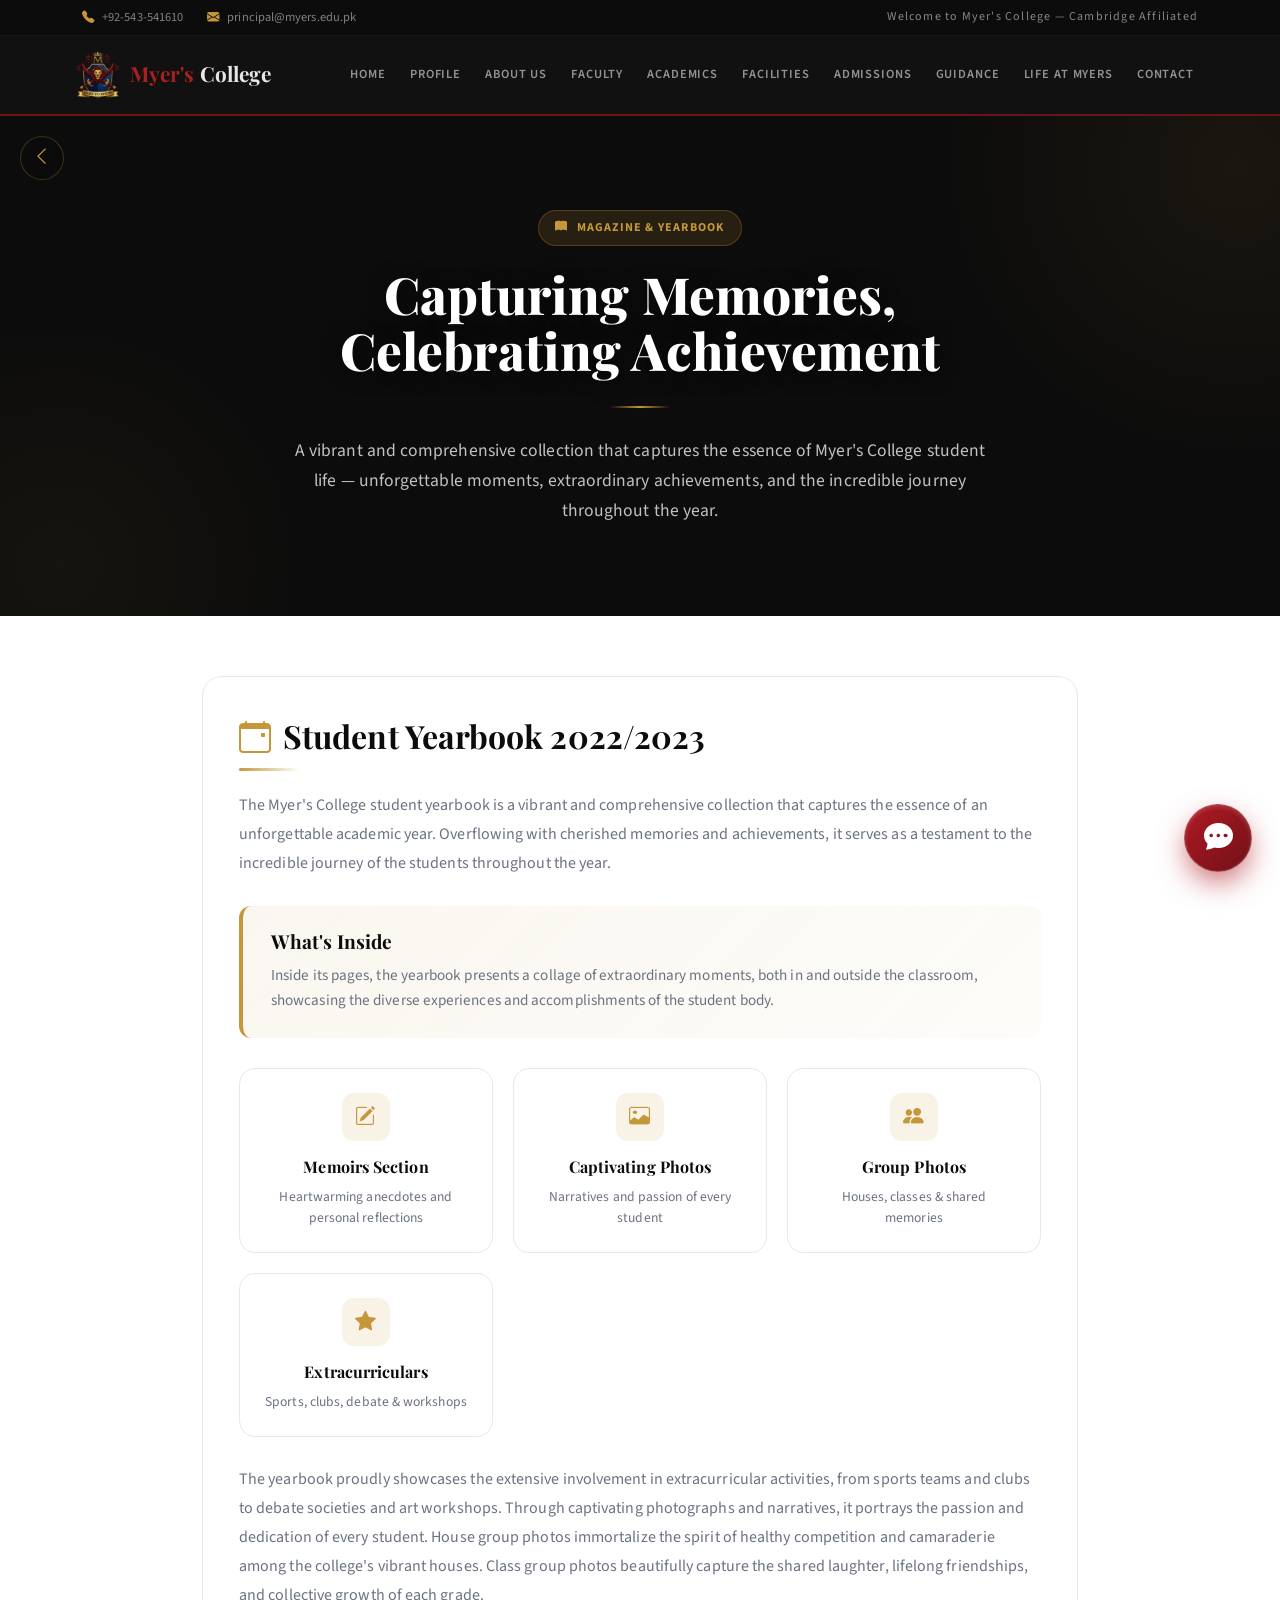
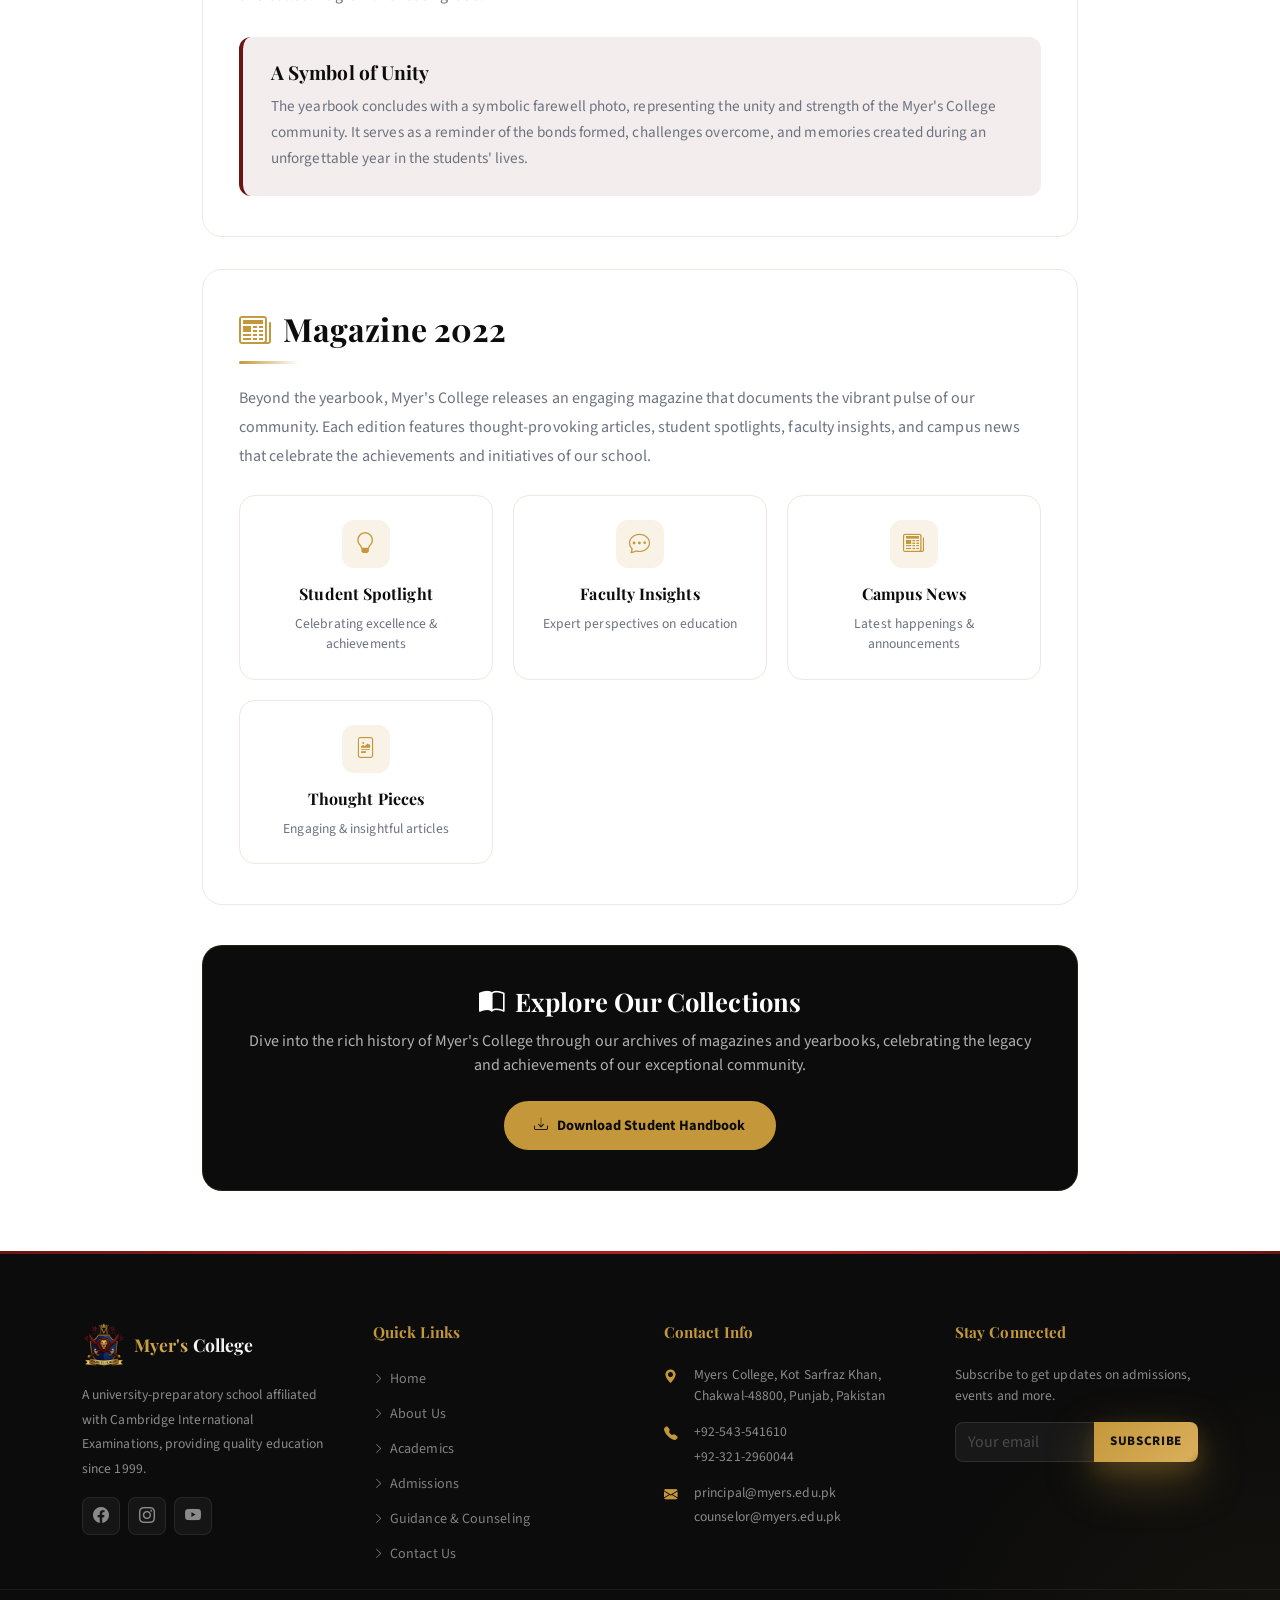
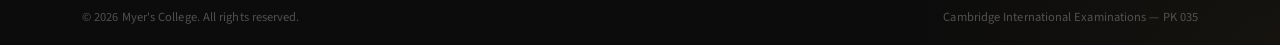
<file: magazine.html>
<!DOCTYPE html>
<html lang="en">
<head>
  <meta charset="UTF-8" />
  <meta name="viewport" content="width=device-width, initial-scale=1.0" />
  <title>Magazine & Yearbook — Myer's College</title>
  <meta name="description" content="Explore Myer's College Magazine and Student Yearbook — capturing memories, achievements and the vibrant student community." />
  <link rel="icon" href="assets/images/myers-logo.png" type="image/png" />
  <link rel="stylesheet" href="https://cdn.jsdelivr.net/npm/bootstrap@5.3.2/dist/css/bootstrap.min.css" />
  <link rel="stylesheet" href="https://cdn.jsdelivr.net/npm/bootstrap-icons@1.11.3/font/bootstrap-icons.min.css" />
  <link rel="stylesheet" href="assets/css/style.css" />
  <link rel="stylesheet" href="assets/css/chatbot.css" />
  <style>

    /* ── HERO BACK BUTTON ── */
    .hero-back-btn {
      position: absolute;
      top: 20px;
      left: 20px;
      z-index: 15;
      background: rgba(12,12,12,0.85);
      backdrop-filter: blur(10px);
      border: 1px solid rgba(196,151,58,0.28);
      color: var(--gold);
      width: 44px;
      height: 44px;
      border-radius: 50%;
      display: flex;
      align-items: center;
      justify-content: center;
      cursor: pointer;
      transition: all 0.3s ease;
      text-decoration: none;
      font-size: 1.2rem;
    }
    .hero-back-btn:hover {
      background: rgba(196,151,58,0.14);
      border-color: rgba(196,151,58,0.6);
      color: var(--gold-light);
      transform: translateX(-4px);
    }

    /* ── MAGAZINE HERO OVERLAY ── */
    .magazine-hero {
      position: relative;
      min-height: 500px;
      background: linear-gradient(135deg, #0C0C0C 0%, var(--black) 100%);
      display: flex;
      align-items: center;
      justify-content: center;
      overflow: hidden;
      padding: 80px 20px 60px;
    }
    .magazine-hero::before {
      content: '';
      position: absolute;
      top: -50%;
      right: -20%;
      width: 600px;
      height: 600px;
      border-radius: 50%;
      background: radial-gradient(circle, rgba(196,151,58,0.08), transparent 70%);
      pointer-events: none;
    }
    .magazine-hero::after {
      content: '';
      position: absolute;
      bottom: -40%;
      left: -15%;
      width: 500px;
      height: 500px;
      border-radius: 50%;
      background: radial-gradient(circle, rgba(196,151,58,0.06), transparent 70%);
      pointer-events: none;
    }
    .magazine-hero-inner {
      position: relative;
      z-index: 1;
      text-align: center;
      max-width: 700px;
    }
    .magazine-hero-badge {
      display: inline-flex;
      align-items: center;
      gap: 8px;
      background: rgba(196,151,58,0.14);
      border: 1px solid rgba(196,151,58,0.28);
      color: var(--gold);
      padding: 8px 16px;
      border-radius: 50px;
      font-size: 0.75rem;
      font-weight: 700;
      letter-spacing: 0.1em;
      text-transform: uppercase;
      margin-bottom: 20px;
    }
    .magazine-hero-title {
      font-family: var(--font-heading);
      font-size: 3.2rem;
      font-weight: 800;
      color: #fff;
      margin-bottom: 16px;
      line-height: 1.1;
      text-shadow: 0 2px 20px rgba(0,0,0,0.6);
    }
    .magazine-hero-subtitle {
      font-size: 1.1rem;
      color: rgba(255,255,255,0.75);
      line-height: 1.7;
    }
    .magazine-hero-divider {
      width: 60px;
      height: 2px;
      background: linear-gradient(90deg, transparent, var(--gold), transparent);
      margin: 28px auto;
    }

    /* ── CONTENT CARD ── */
    .magazine-content-card {
      background: #fff;
      border: 1px solid var(--border-color);
      border-radius: 20px;
      padding: 40px 36px;
      margin-bottom: 32px;
      transition: all 0.3s ease;
    }
    .magazine-content-card:hover {
      box-shadow: var(--elevated-shadow);
      border-color: rgba(196,151,58,0.22);
      transform: translateY(-3px);
    }
    .magazine-section-title {
      font-family: var(--font-heading);
      font-size: 2rem;
      font-weight: 700;
      color: var(--black);
      margin-bottom: 20px;
      position: relative;
      padding-bottom: 16px;
    }
    .magazine-section-title::after {
      content: '';
      position: absolute;
      bottom: 0;
      left: 0;
      width: 60px;
      height: 3px;
      background: linear-gradient(90deg, var(--gold), transparent);
      border-radius: 2px;
    }
    .magazine-section-text {
      color: var(--text-muted);
      font-size: 1rem;
      line-height: 1.8;
      margin-bottom: 0;
    }

    /* ── FEATURE BOX ── */
    .feature-highlight-box {
      background: linear-gradient(135deg, rgba(196,151,58,0.08), rgba(196,151,58,0.03));
      border-left: 4px solid var(--gold);
      border-radius: 12px;
      padding: 24px 28px;
      margin-top: 28px;
    }
    .feature-highlight-box h4 {
      color: var(--black);
      font-family: var(--font-heading);
      font-size: 1.2rem;
      font-weight: 700;
      margin-bottom: 10px;
    }
    .feature-highlight-box p {
      color: var(--text-muted);
      font-size: 0.95rem;
      margin-bottom: 0;
      line-height: 1.7;
    }

    /* ── HIGHLIGHTS GRID ── */
    .highlight-grid {
      display: grid;
      grid-template-columns: repeat(auto-fit, minmax(200px, 1fr));
      gap: 20px;
      margin-top: 30px;
    }
    .highlight-item {
      background: #fff;
      border: 1px solid var(--border-color);
      border-radius: 16px;
      padding: 24px;
      text-align: center;
      transition: all 0.3s ease;
    }
    .highlight-item:hover {
      border-color: rgba(196,151,58,0.28);
      box-shadow: var(--card-shadow);
      transform: translateY(-4px);
    }
    .highlight-item-icon {
      width: 48px;
      height: 48px;
      border-radius: 12px;
      background: rgba(196,151,58,0.12);
      display: flex;
      align-items: center;
      justify-content: center;
      margin: 0 auto 14px;
      font-size: 1.3rem;
      color: var(--gold);
    }
    .highlight-item-title {
      font-family: var(--font-heading);
      font-size: 1rem;
      font-weight: 700;
      color: var(--black);
      margin-bottom: 8px;
    }
    .highlight-item-text {
      font-size: 0.85rem;
      color: var(--text-muted);
      line-height: 1.5;
    }

    /* ── CTA SECTION ── */
    .magazine-cta {
      background: linear-gradient(135deg, var(--black), #0C0C0C);
      border: 1px solid rgba(196,151,58,0.14);
      border-radius: 20px;
      padding: 40px 36px;
      text-align: center;
      margin-top: 40px;
    }
    .magazine-cta h3 {
      font-family: var(--font-heading);
      color: #fff;
      font-size: 1.6rem;
      font-weight: 700;
      margin-bottom: 12px;
    }
    .magazine-cta p {
      color: rgba(255,255,255,0.68);
      font-size: 1rem;
      margin-bottom: 24px;
    }
    .magazine-cta-btn {
      display: inline-flex;
      align-items: center;
      gap: 8px;
      background: var(--gold);
      color: var(--black);
      padding: 12px 28px;
      border-radius: 50px;
      text-decoration: none;
      font-weight: 700;
      font-size: 0.9rem;
      transition: all 0.3s ease;
      border: 2px solid var(--gold);
    }
    .magazine-cta-btn:hover {
      background: transparent;
      color: var(--gold);
      transform: translateY(-2px);
    }

    /* ── RESPONSIVE ── */
    @media (max-width: 768px) {
      .magazine-hero-title { font-size: 2.2rem; }
      .magazine-content-card { padding: 28px 20px; }
      .magazine-section-title { font-size: 1.5rem; }
    }

  </style>
</head>
<body>

  <div id="topbar">
    <div class="container"><div class="d-flex justify-content-between align-items-center"><div class="d-flex gap-4"><span class="d-flex align-items-center gap-2"><i class="bi bi-telephone-fill topbar-icon"></i> +92-543-541610</span><span class="d-flex align-items-center gap-2"><i class="bi bi-envelope-fill topbar-icon"></i> principal@myers.edu.pk</span></div><span class="d-none d-md-inline" style="color:rgba(255,255,255,0.50);font-size:0.75rem;letter-spacing:0.1em;">Welcome to Myer's College — Cambridge Affiliated</span></div></div>
  </div>

  <nav class="navbar navbar-expand-lg site-navbar sticky-top">
    <div class="container">
      <a class="navbar-brand d-flex align-items-center gap-2" href="index.html"><img src="assets/images/myers-logo.png" alt="Myer's College Logo" height="48" width="48" style="object-fit:contain;" /><div class="d-none d-sm-block"><span class="brand-name">Myer's</span><span class="brand-suffix"> College</span></div></a>
      <button class="navbar-toggler" type="button" data-bs-toggle="collapse" data-bs-target="#siteNav"><span class="navbar-toggler-icon"></span></button>
      <div class="collapse navbar-collapse" id="siteNav">
        <ul class="navbar-nav ms-auto">
          <li class="nav-item"><a class="nav-link" href="index.html">HOME</a></li>
          <li class="nav-item"><a class="nav-link" href="profile.html">PROFILE</a></li>
          <li class="nav-item"><a class="nav-link" href="about.html">ABOUT US</a></li>
          <li class="nav-item"><a class="nav-link" href="faculty.html">FACULTY</a></li>
          <li class="nav-item"><a class="nav-link" href="academics.html">ACADEMICS</a></li>
          <li class="nav-item"><a class="nav-link" href="facilities.html">FACILITIES</a></li>
          <li class="nav-item"><a class="nav-link" href="admissions.html">ADMISSIONS</a></li>
          <li class="nav-item"><a class="nav-link" href="guidance.html">GUIDANCE</a></li>
          <li class="nav-item"><a class="nav-link" href="life.html">LIFE AT MYERS</a></li>
          <li class="nav-item"><a class="nav-link" href="contact.html">CONTACT</a></li>
        </ul>
      </div>
    </div>
  </nav>

  <!-- ═══ HERO SECTION ═══ -->
  <div class="magazine-hero">
    <a href="life.html" class="hero-back-btn" title="Back to Life at Myers"><i class="bi bi-chevron-left"></i></a>
    <div class="magazine-hero-inner">
      <div class="magazine-hero-badge"><i class="bi bi-book-fill"></i> Magazine & Yearbook</div>
      <h1 class="magazine-hero-title">Capturing Memories, Celebrating Achievement</h1>
      <div class="magazine-hero-divider"></div>
      <p class="magazine-hero-subtitle">A vibrant and comprehensive collection that captures the essence of Myer's College student life — unforgettable moments, extraordinary achievements, and the incredible journey throughout the year.</p>
    </div>
  </div>

  <!-- ═══ MAIN CONTENT ═══ -->
  <section style="padding: 60px 20px;">
    <div class="container" style="max-width:900px;">

      <!-- ═══ YEARBOOK CARD ═══ -->
      <div class="reveal magazine-content-card">
        <h2 class="magazine-section-title"><i class="bi bi-calendar-event" style="margin-right:12px;color:var(--gold);"></i>Student Yearbook 2022/2023</h2>
        <p class="magazine-section-text">The Myer's College student yearbook is a vibrant and comprehensive collection that captures the essence of an unforgettable academic year. Overflowing with cherished memories and achievements, it serves as a testament to the incredible journey of the students throughout the year.</p>

        <div class="feature-highlight-box">
          <h4>What's Inside</h4>
          <p>Inside its pages, the yearbook presents a collage of extraordinary moments, both in and outside the classroom, showcasing the diverse experiences and accomplishments of the student body.</p>
        </div>

        <div class="highlight-grid">
          <div class="highlight-item">
            <div class="highlight-item-icon"><i class="bi bi-pencil-square"></i></div>
            <div class="highlight-item-title">Memoirs Section</div>
            <div class="highlight-item-text">Heartwarming anecdotes and personal reflections</div>
          </div>

          <div class="highlight-item">
            <div class="highlight-item-icon"><i class="bi bi-image"></i></div>
            <div class="highlight-item-title">Captivating Photos</div>
            <div class="highlight-item-text">Narratives and passion of every student</div>
          </div>

          <div class="highlight-item">
            <div class="highlight-item-icon"><i class="bi bi-people-fill"></i></div>
            <div class="highlight-item-title">Group Photos</div>
            <div class="highlight-item-text">Houses, classes & shared memories</div>
          </div>

          <div class="highlight-item">
            <div class="highlight-item-icon"><i class="bi bi-star-fill"></i></div>
            <div class="highlight-item-title">Extracurriculars</div>
            <div class="highlight-item-text">Sports, clubs, debate & workshops</div>
          </div>
        </div>

        <p class="magazine-section-text" style="margin-top:28px;">The yearbook proudly showcases the extensive involvement in extracurricular activities, from sports teams and clubs to debate societies and art workshops. Through captivating photographs and narratives, it portrays the passion and dedication of every student. House group photos immortalize the spirit of healthy competition and camaraderie among the college's vibrant houses. Class group photos beautifully capture the shared laughter, lifelong friendships, and collective growth of each grade.</p>

        <div class="feature-highlight-box" style="border-left-color:var(--maroon);background:linear-gradient(135deg, rgba(107,20,20,0.08), rgba(107,20,20,0.08));">
          <h4 style="color:var(--black);">A Symbol of Unity</h4>
          <p>The yearbook concludes with a symbolic farewell photo, representing the unity and strength of the Myer's College community. It serves as a reminder of the bonds formed, challenges overcome, and memories created during an unforgettable year in the students' lives.</p>
        </div>
      </div>

      <!-- ═══ MAGAZINE CARD ═══ -->
      <div class="reveal magazine-content-card">
        <h2 class="magazine-section-title"><i class="bi bi-newspaper" style="margin-right:12px;color:var(--gold);"></i>Magazine 2022</h2>
        <p class="magazine-section-text">Beyond the yearbook, Myer's College releases an engaging magazine that documents the vibrant pulse of our community. Each edition features thought-provoking articles, student spotlights, faculty insights, and campus news that celebrate the achievements and initiatives of our school.</p>

        <div class="highlight-grid" style="margin-top:24px;">
          <div class="highlight-item">
            <div class="highlight-item-icon"><i class="bi bi-lightbulb"></i></div>
            <div class="highlight-item-title">Student Spotlight</div>
            <div class="highlight-item-text">Celebrating excellence & achievements</div>
          </div>

          <div class="highlight-item">
            <div class="highlight-item-icon"><i class="bi bi-chat-dots"></i></div>
            <div class="highlight-item-title">Faculty Insights</div>
            <div class="highlight-item-text">Expert perspectives on education</div>
          </div>

          <div class="highlight-item">
            <div class="highlight-item-icon"><i class="bi bi-newspaper"></i></div>
            <div class="highlight-item-title">Campus News</div>
            <div class="highlight-item-text">Latest happenings & announcements</div>
          </div>

          <div class="highlight-item">
            <div class="highlight-item-icon"><i class="bi bi-file-richtext"></i></div>
            <div class="highlight-item-title">Thought Pieces</div>
            <div class="highlight-item-text">Engaging & insightful articles</div>
          </div>
        </div>
      </div>

      <!-- ═══ CTA SECTION ═══ -->
      <div class="reveal magazine-cta">
        <h3><i class="bi bi-book-half" style="margin-right:10px;"></i>Explore Our Collections</h3>
        <p>Dive into the rich history of Myer's College through our archives of magazines and yearbooks, celebrating the legacy and achievements of our exceptional community.</p>
        <a href="assets/handbookmyers.pdf" target="_blank" class="magazine-cta-btn"><i class="bi bi-download"></i> Download Student Handbook</a>
      </div>

    </div>
  </section>

  <!-- ═══ FOOTER ═══ -->
  <footer class="site-footer pt-5 pb-0">
    <div class="container py-4">
      <div class="row g-5">
        <div class="col-md-6 col-lg-3"><div class="d-flex align-items-center gap-2 mb-3"><img src="assets/images/myers-logo.png" alt="Myer's College" height="44" width="44" style="object-fit:contain;" /><div><span class="gradient-text" style="font-family:var(--font-heading);font-size:1.1rem;font-weight:700;">Myer's</span><span style="color:rgba(255,255,255,0.95);font-family:var(--font-heading);font-size:1.1rem;font-weight:700;"> College</span></div></div><p style="font-size:0.85rem;line-height:1.8;color:rgba(255,255,255,0.52);">A university-preparatory school affiliated with Cambridge International Examinations, providing quality education since 1999.</p><div class="d-flex gap-2 mt-3"><a href="#" class="footer-social"><i class="bi bi-facebook"></i></a><a href="#" class="footer-social"><i class="bi bi-instagram"></i></a><a href="#" class="footer-social"><i class="bi bi-youtube"></i></a></div></div>
        <div class="col-md-6 col-lg-3"><h4 class="footer-heading mb-4">Quick Links</h4><ul class="list-unstyled mb-0" style="display:flex;flex-direction:column;gap:10px;"><li><a href="index.html" class="footer-link"><i class="bi bi-chevron-right" style="font-size:0.7rem;"></i> Home</a></li><li><a href="about.html" class="footer-link"><i class="bi bi-chevron-right" style="font-size:0.7rem;"></i> About Us</a></li><li><a href="academics.html" class="footer-link"><i class="bi bi-chevron-right" style="font-size:0.7rem;"></i> Academics</a></li><li><a href="admissions.html" class="footer-link"><i class="bi bi-chevron-right" style="font-size:0.7rem;"></i> Admissions</a></li><li><a href="guidance.html" class="footer-link"><i class="bi bi-chevron-right" style="font-size:0.7rem;"></i> Guidance &amp; Counseling</a></li><li><a href="contact.html" class="footer-link"><i class="bi bi-chevron-right" style="font-size:0.7rem;"></i> Contact Us</a></li></ul></div>
        <div class="col-md-6 col-lg-3"><h4 class="footer-heading mb-4">Contact Info</h4><ul class="list-unstyled mb-0" style="display:flex;flex-direction:column;gap:16px;font-size:0.85rem;color:rgba(255,255,255,0.52);"><li class="d-flex align-items-start gap-3"><i class="bi bi-geo-alt-fill" style="color:var(--gold);margin-top:2px;flex-shrink:0;"></i>Myers College, Kot Sarfraz Khan, Chakwal-48800, Punjab, Pakistan</li><li class="d-flex align-items-start gap-3"><i class="bi bi-telephone-fill" style="color:var(--gold);margin-top:2px;flex-shrink:0;"></i><div><p class="mb-1">+92-543-541610</p><p class="mb-0">+92-321-2960044</p></div></li><li class="d-flex align-items-start gap-3"><i class="bi bi-envelope-fill" style="color:var(--gold);margin-top:2px;flex-shrink:0;"></i><div><p class="mb-1">principal@myers.edu.pk</p><p class="mb-0">counselor@myers.edu.pk</p></div></li></ul></div>
        <div class="col-md-6 col-lg-3"><h4 class="footer-heading mb-4">Stay Connected</h4><p style="font-size:0.85rem;color:rgba(255,255,255,0.52);">Subscribe to get updates on admissions, events and more.</p><form class="newsletter-form d-flex mt-3" onsubmit="return false;"><input type="email" class="form-control footer-input" placeholder="Your email" required /><button type="submit" class="btn-gold" style="border-radius:0 10px 10px 0;padding:10px 16px;">Subscribe</button></form></div>
      </div>
    </div>
    <div class="footer-bottom"><div class="container d-flex flex-column flex-sm-row justify-content-between align-items-center gap-2"><p class="mb-0">&copy; <span id="year"></span> Myer's College. All rights reserved.</p><p class="mb-0">Cambridge International Examinations — PK 035</p></div></div>
  </footer>

  <script>document.getElementById('year').textContent = new Date().getFullYear();</script>
  <script src="https://cdn.jsdelivr.net/npm/bootstrap@5.3.2/dist/js/bootstrap.bundle.min.js"></script>
  <script src="assets/js/main.js"></script>
  <script src="assets/js/chatbot.js"></script>

</body>
</html>
</file>
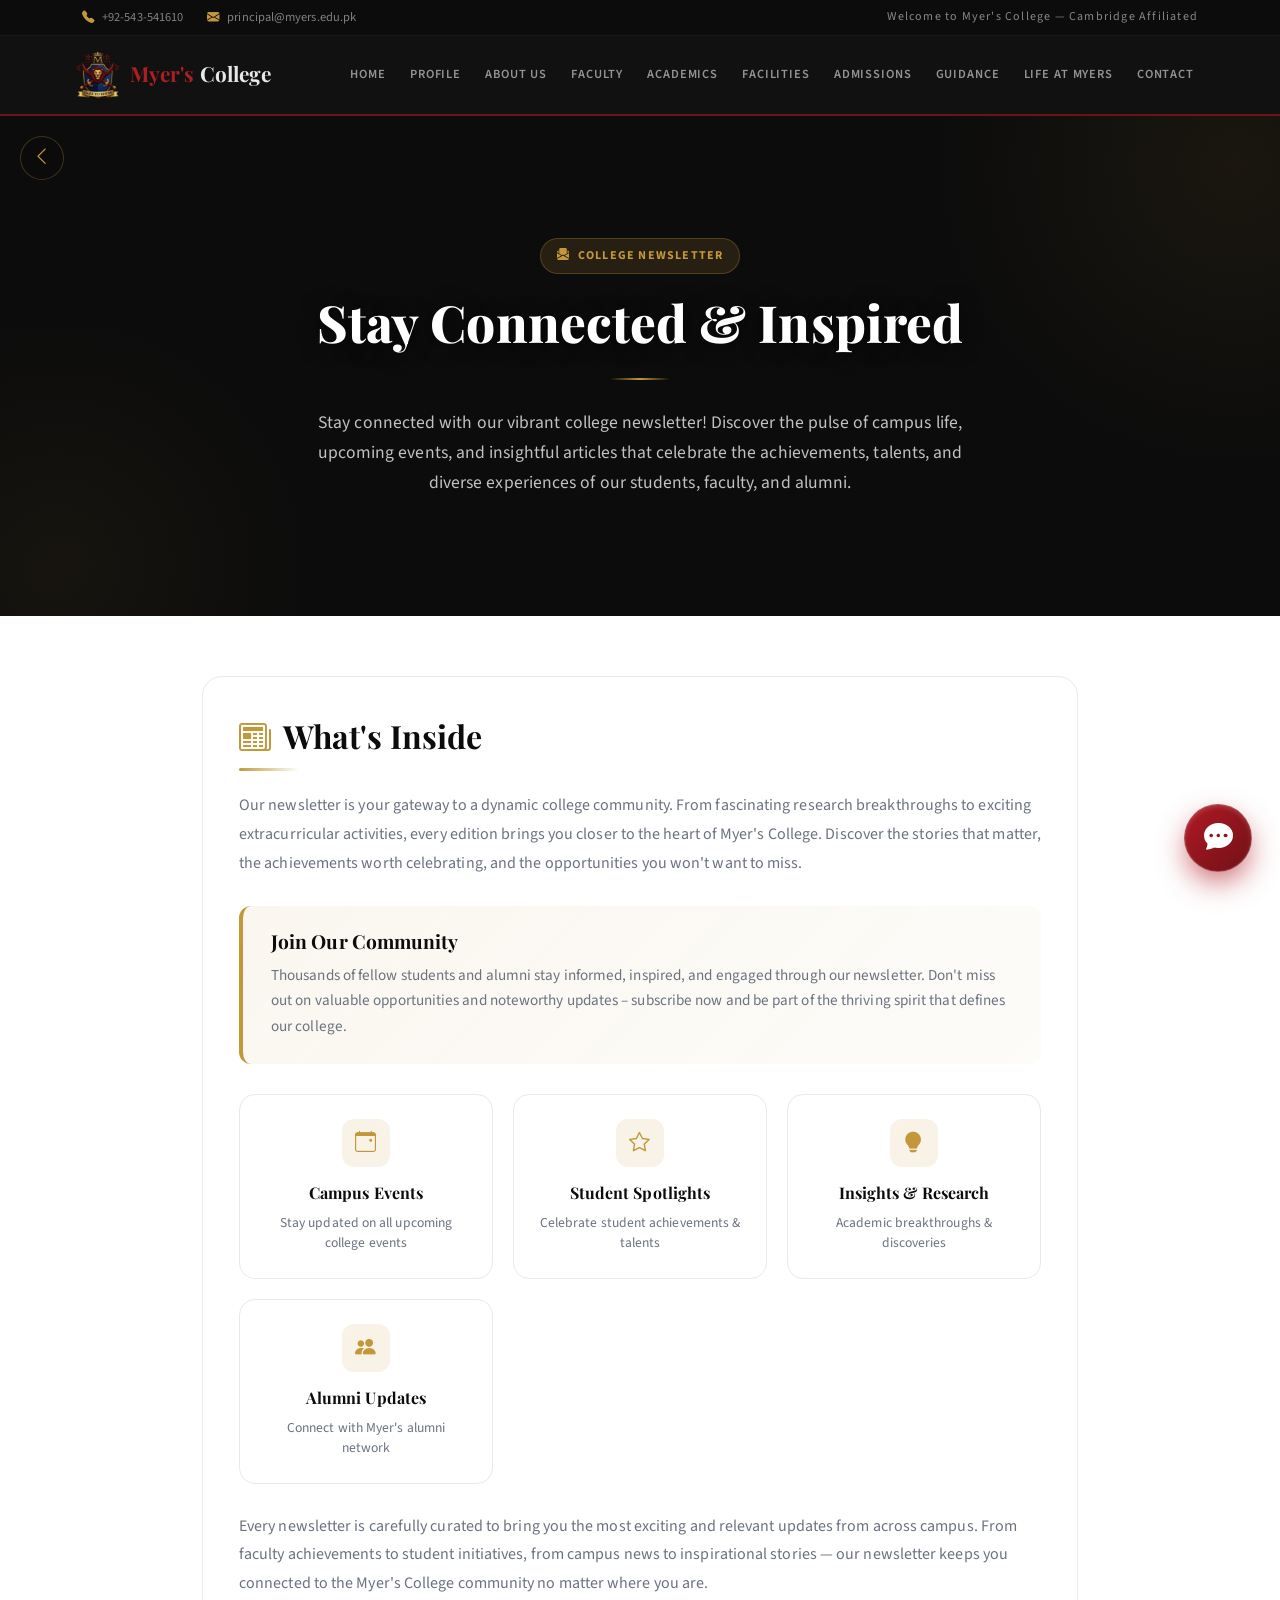
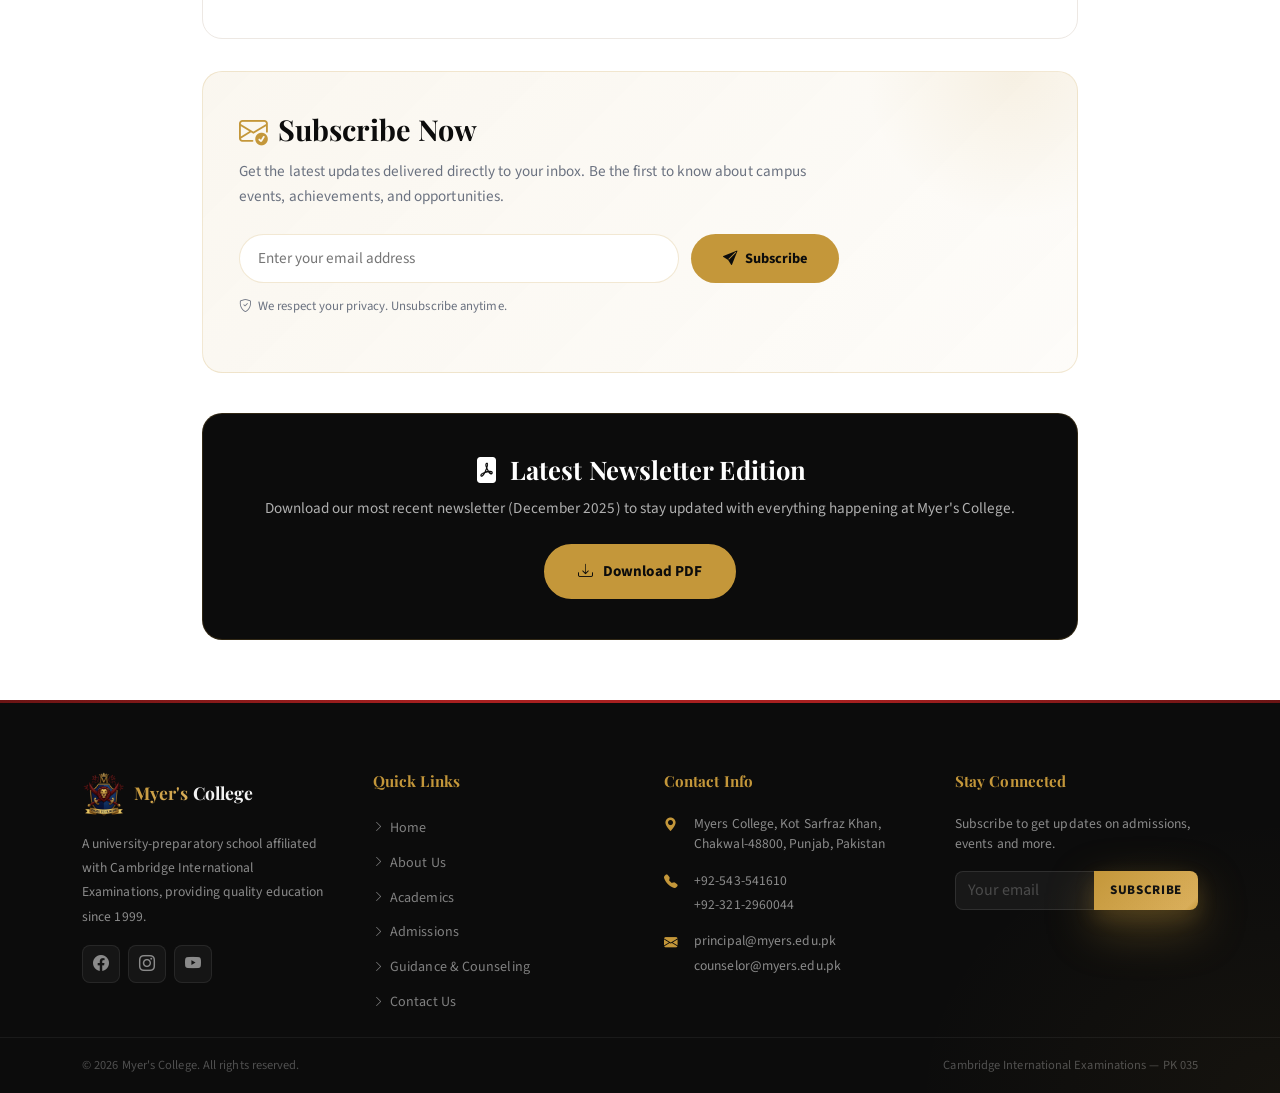
<file: newsletter.html>
<!DOCTYPE html>
<html lang="en">
<head>
  <meta charset="UTF-8" />
  <meta name="viewport" content="width=device-width, initial-scale=1.0" />
  <title>Newsletter — Myer's College</title>
  <meta name="description" content="Stay connected with Myer's College newsletter — campus events, achievements, student spotlights, and inspiring updates from our vibrant community." />
  <link rel="icon" href="assets/images/myers-logo.png" type="image/png" />
  <link rel="stylesheet" href="https://cdn.jsdelivr.net/npm/bootstrap@5.3.2/dist/css/bootstrap.min.css" />
  <link rel="stylesheet" href="https://cdn.jsdelivr.net/npm/bootstrap-icons@1.11.3/font/bootstrap-icons.min.css" />
  <link rel="stylesheet" href="assets/css/style.css" />
  <link rel="stylesheet" href="assets/css/chatbot.css" />
  <style>

    /* ── HERO BACK BUTTON ── */
    .hero-back-btn {
      position: absolute;
      top: 20px;
      left: 20px;
      z-index: 15;
      background: rgba(12,12,12,0.85);
      backdrop-filter: blur(10px);
      border: 1px solid rgba(196,151,58,0.28);
      color: var(--gold);
      width: 44px;
      height: 44px;
      border-radius: 50%;
      display: flex;
      align-items: center;
      justify-content: center;
      cursor: pointer;
      transition: all 0.3s ease;
      text-decoration: none;
      font-size: 1.2rem;
    }
    .hero-back-btn:hover {
      background: rgba(196,151,58,0.14);
      border-color: rgba(196,151,58,0.6);
      color: var(--gold-light);
      transform: translateX(-4px);
    }

    /* ── NEWSLETTER HERO ── */
    .newsletter-hero {
      position: relative;
      min-height: 500px;
      background: linear-gradient(135deg, #0C0C0C 0%, var(--black) 100%);
      display: flex;
      align-items: center;
      justify-content: center;
      overflow: hidden;
      padding: 80px 20px 60px;
    }
    .newsletter-hero::before {
      content: '';
      position: absolute;
      top: -50%;
      right: -20%;
      width: 600px;
      height: 600px;
      border-radius: 50%;
      background: radial-gradient(circle, rgba(196,151,58,0.08), transparent 70%);
      pointer-events: none;
    }
    .newsletter-hero::after {
      content: '';
      position: absolute;
      bottom: -40%;
      left: -15%;
      width: 500px;
      height: 500px;
      border-radius: 50%;
      background: radial-gradient(circle, rgba(196,151,58,0.06), transparent 70%);
      pointer-events: none;
    }
    .newsletter-hero-inner {
      position: relative;
      z-index: 1;
      text-align: center;
      max-width: 700px;
    }
    .newsletter-hero-badge {
      display: inline-flex;
      align-items: center;
      gap: 8px;
      background: rgba(196,151,58,0.14);
      border: 1px solid rgba(196,151,58,0.28);
      color: var(--gold);
      padding: 8px 16px;
      border-radius: 50px;
      font-size: 0.75rem;
      font-weight: 700;
      letter-spacing: 0.1em;
      text-transform: uppercase;
      margin-bottom: 20px;
    }
    .newsletter-hero-title {
      font-family: var(--font-heading);
      font-size: 3.2rem;
      font-weight: 800;
      color: #fff;
      margin-bottom: 16px;
      line-height: 1.1;
      text-shadow: 0 2px 20px rgba(0,0,0,0.6);
    }
    .newsletter-hero-subtitle {
      font-size: 1.1rem;
      color: rgba(255,255,255,0.75);
      line-height: 1.7;
    }
    .newsletter-hero-divider {
      width: 60px;
      height: 2px;
      background: linear-gradient(90deg, transparent, var(--gold), transparent);
      margin: 28px auto;
    }

    /* ── CONTENT CARD ── */
    .newsletter-content-card {
      background: #fff;
      border: 1px solid var(--border-color);
      border-radius: 20px;
      padding: 40px 36px;
      margin-bottom: 32px;
      transition: all 0.3s ease;
    }
    .newsletter-content-card:hover {
      box-shadow: var(--elevated-shadow);
      border-color: rgba(196,151,58,0.22);
      transform: translateY(-3px);
    }
    .newsletter-section-title {
      font-family: var(--font-heading);
      font-size: 2rem;
      font-weight: 700;
      color: var(--black);
      margin-bottom: 20px;
      position: relative;
      padding-bottom: 16px;
    }
    .newsletter-section-title::after {
      content: '';
      position: absolute;
      bottom: 0;
      left: 0;
      width: 60px;
      height: 3px;
      background: linear-gradient(90deg, var(--gold), transparent);
      border-radius: 2px;
    }
    .newsletter-section-text {
      color: var(--text-muted);
      font-size: 1rem;
      line-height: 1.8;
      margin-bottom: 0;
    }

    /* ── FEATURE BOX ── */
    .feature-highlight-box {
      background: linear-gradient(135deg, rgba(196,151,58,0.08), rgba(196,151,58,0.03));
      border-left: 4px solid var(--gold);
      border-radius: 12px;
      padding: 24px 28px;
      margin-top: 28px;
    }
    .feature-highlight-box h4 {
      color: var(--black);
      font-family: var(--font-heading);
      font-size: 1.2rem;
      font-weight: 700;
      margin-bottom: 10px;
    }
    .feature-highlight-box p {
      color: var(--text-muted);
      font-size: 0.95rem;
      margin-bottom: 0;
      line-height: 1.7;
    }

    /* ── CONTENT HIGHLIGHTS ── */
    .highlight-grid {
      display: grid;
      grid-template-columns: repeat(auto-fit, minmax(200px, 1fr));
      gap: 20px;
      margin-top: 30px;
    }
    .highlight-item {
      background: #fff;
      border: 1px solid var(--border-color);
      border-radius: 16px;
      padding: 24px;
      text-align: center;
      transition: all 0.3s ease;
    }
    .highlight-item:hover {
      border-color: rgba(196,151,58,0.28);
      box-shadow: var(--card-shadow);
      transform: translateY(-4px);
    }
    .highlight-item-icon {
      width: 48px;
      height: 48px;
      border-radius: 12px;
      background: rgba(196,151,58,0.12);
      display: flex;
      align-items: center;
      justify-content: center;
      margin: 0 auto 14px;
      font-size: 1.3rem;
      color: var(--gold);
    }
    .highlight-item-title {
      font-family: var(--font-heading);
      font-size: 1rem;
      font-weight: 700;
      color: var(--black);
      margin-bottom: 8px;
    }
    .highlight-item-text {
      font-size: 0.85rem;
      color: var(--text-muted);
      line-height: 1.5;
    }

    /* ── NEWSLETTER SUBSCRIPTION ── */
    .newsletter-subscription-section {
      background: linear-gradient(135deg, rgba(196,151,58,0.08), rgba(196,151,58,0.03));
      border: 1px solid rgba(196,151,58,0.20);
      border-radius: 20px;
      padding: 40px 36px;
      margin-top: 32px;
      position: relative;
      overflow: hidden;
    }
    .newsletter-subscription-section::before {
      content: '';
      position: absolute;
      top: -50%;
      right: -10%;
      width: 300px;
      height: 300px;
      border-radius: 50%;
      background: radial-gradient(circle, rgba(196,151,58,0.10), transparent 70%);
      pointer-events: none;
    }
    .newsletter-sub-inner {
      position: relative;
      z-index: 1;
      max-width: 600px;
    }
    .newsletter-sub-title {
      font-family: var(--font-heading);
      font-size: 1.8rem;
      font-weight: 700;
      color: var(--black);
      margin-bottom: 12px;
    }
    .newsletter-sub-desc {
      color: var(--text-muted);
      font-size: 0.95rem;
      line-height: 1.7;
      margin-bottom: 24px;
    }
    .newsletter-form-group {
      display: flex;
      gap: 12px;
      flex-wrap: wrap;
    }
    .newsletter-form-input {
      flex: 1;
      min-width: 200px;
      padding: 12px 18px;
      border: 1px solid rgba(196,151,58,0.22);
      border-radius: 50px;
      font-size: 0.95rem;
      transition: all 0.3s ease;
    }
    .newsletter-form-input:focus {
      outline: none;
      border-color: var(--gold);
      box-shadow: 0 0 0 3px rgba(196,151,58,0.10);
    }
    .newsletter-form-btn {
      background: var(--gold);
      color: var(--black);
      padding: 12px 32px;
      border: none;
      border-radius: 50px;
      font-weight: 700;
      font-size: 0.9rem;
      cursor: pointer;
      transition: all 0.3s ease;
      display: inline-flex;
      align-items: center;
      gap: 8px;
      white-space: nowrap;
    }
    .newsletter-form-btn:hover {
      background: var(--gold-light);
      transform: translateY(-2px);
      box-shadow: var(--gold-shadow);
    }

    /* ── PDF DOWNLOAD ── */
    .pdf-download-card {
      background: linear-gradient(135deg, var(--black), #0C0C0C);
      border: 1px solid rgba(196,151,58,0.20);
      border-radius: 20px;
      padding: 40px 36px;
      text-align: center;
      margin-top: 40px;
    }
    .pdf-download-card h3 {
      font-family: var(--font-heading);
      color: #fff;
      font-size: 1.6rem;
      font-weight: 700;
      margin-bottom: 12px;
    }
    .pdf-download-card p {
      color: rgba(255,255,255,0.68);
      font-size: 0.95rem;
      margin-bottom: 24px;
    }
    .pdf-download-btn {
      display: inline-flex;
      align-items: center;
      gap: 10px;
      background: var(--gold);
      color: var(--black);
      padding: 14px 32px;
      border-radius: 50px;
      text-decoration: none;
      font-weight: 700;
      font-size: 0.95rem;
      transition: all 0.3s ease;
      border: 2px solid var(--gold);
    }
    .pdf-download-btn:hover {
      background: transparent;
      color: var(--gold);
      transform: translateY(-3px);
      box-shadow: 0 8px 24px rgba(196,151,58,0.20);
    }

    /* ── RESPONSIVE ── */
    @media (max-width: 768px) {
      .newsletter-hero-title { font-size: 2.2rem; }
      .newsletter-content-card { padding: 28px 20px; }
      .newsletter-section-title { font-size: 1.5rem; }
      .newsletter-subscription-section { padding: 28px 20px; }
      .newsletter-form-group { flex-direction: column; }
      .newsletter-form-input { min-width: auto; }
    }

  </style>
</head>
<body>

  <div id="topbar">
    <div class="container"><div class="d-flex justify-content-between align-items-center"><div class="d-flex gap-4"><span class="d-flex align-items-center gap-2"><i class="bi bi-telephone-fill topbar-icon"></i> +92-543-541610</span><span class="d-flex align-items-center gap-2"><i class="bi bi-envelope-fill topbar-icon"></i> principal@myers.edu.pk</span></div><span class="d-none d-md-inline" style="color:rgba(255,255,255,0.50);font-size:0.75rem;letter-spacing:0.1em;">Welcome to Myer's College — Cambridge Affiliated</span></div></div>
  </div>

  <nav class="navbar navbar-expand-lg site-navbar sticky-top">
    <div class="container">
      <a class="navbar-brand d-flex align-items-center gap-2" href="index.html"><img src="assets/images/myers-logo.png" alt="Myer's College Logo" height="48" width="48" style="object-fit:contain;" /><div class="d-none d-sm-block"><span class="brand-name">Myer's</span><span class="brand-suffix"> College</span></div></a>
      <button class="navbar-toggler" type="button" data-bs-toggle="collapse" data-bs-target="#siteNav"><span class="navbar-toggler-icon"></span></button>
      <div class="collapse navbar-collapse" id="siteNav">
        <ul class="navbar-nav ms-auto">
          <li class="nav-item"><a class="nav-link" href="index.html">HOME</a></li>
          <li class="nav-item"><a class="nav-link" href="profile.html">PROFILE</a></li>
          <li class="nav-item"><a class="nav-link" href="about.html">ABOUT US</a></li>
          <li class="nav-item"><a class="nav-link" href="faculty.html">FACULTY</a></li>
          <li class="nav-item"><a class="nav-link" href="academics.html">ACADEMICS</a></li>
          <li class="nav-item"><a class="nav-link" href="facilities.html">FACILITIES</a></li>
          <li class="nav-item"><a class="nav-link" href="admissions.html">ADMISSIONS</a></li>
          <li class="nav-item"><a class="nav-link" href="guidance.html">GUIDANCE</a></li>
          <li class="nav-item"><a class="nav-link" href="life.html">LIFE AT MYERS</a></li>
          <li class="nav-item"><a class="nav-link" href="contact.html">CONTACT</a></li>
        </ul>
      </div>
    </div>
  </nav>

  <!-- ═══ HERO SECTION ═══ -->
  <div class="newsletter-hero">
    <a href="life.html" class="hero-back-btn" title="Back to Life at Myers"><i class="bi bi-chevron-left"></i></a>
    <div class="newsletter-hero-inner">
      <div class="newsletter-hero-badge"><i class="bi bi-envelope-paper-fill"></i> College Newsletter</div>
      <h1 class="newsletter-hero-title">Stay Connected & Inspired</h1>
      <div class="newsletter-hero-divider"></div>
      <p class="newsletter-hero-subtitle">Stay connected with our vibrant college newsletter! Discover the pulse of campus life, upcoming events, and insightful articles that celebrate the achievements, talents, and diverse experiences of our students, faculty, and alumni.</p>
    </div>
  </div>

  <!-- ═══ MAIN CONTENT ═══ -->
  <section style="padding: 60px 20px;">
    <div class="container" style="max-width:900px;">

      <!-- ═══ ABOUT NEWSLETTER ═══ -->
      <div class="reveal newsletter-content-card">
        <h2 class="newsletter-section-title"><i class="bi bi-newspaper" style="margin-right:12px;color:var(--gold);"></i>What's Inside</h2>
        <p class="newsletter-section-text">Our newsletter is your gateway to a dynamic college community. From fascinating research breakthroughs to exciting extracurricular activities, every edition brings you closer to the heart of Myer's College. Discover the stories that matter, the achievements worth celebrating, and the opportunities you won't want to miss.</p>

        <div class="feature-highlight-box">
          <h4>Join Our Community</h4>
          <p>Thousands of fellow students and alumni stay informed, inspired, and engaged through our newsletter. Don't miss out on valuable opportunities and noteworthy updates – subscribe now and be part of the thriving spirit that defines our college.</p>
        </div>

        <div class="highlight-grid">
          <div class="highlight-item">
            <div class="highlight-item-icon"><i class="bi bi-calendar-event"></i></div>
            <div class="highlight-item-title">Campus Events</div>
            <div class="highlight-item-text">Stay updated on all upcoming college events</div>
          </div>

          <div class="highlight-item">
            <div class="highlight-item-icon"><i class="bi bi-star"></i></div>
            <div class="highlight-item-title">Student Spotlights</div>
            <div class="highlight-item-text">Celebrate student achievements & talents</div>
          </div>

          <div class="highlight-item">
            <div class="highlight-item-icon"><i class="bi bi-lightbulb-fill"></i></div>
            <div class="highlight-item-title">Insights & Research</div>
            <div class="highlight-item-text">Academic breakthroughs & discoveries</div>
          </div>

          <div class="highlight-item">
            <div class="highlight-item-icon"><i class="bi bi-people-fill"></i></div>
            <div class="highlight-item-title">Alumni Updates</div>
            <div class="highlight-item-text">Connect with Myer's alumni network</div>
          </div>
        </div>

        <p class="newsletter-section-text" style="margin-top:28px;">Every newsletter is carefully curated to bring you the most exciting and relevant updates from across campus. From faculty achievements to student initiatives, from campus news to inspirational stories — our newsletter keeps you connected to the Myer's College community no matter where you are.</p>
      </div>

      <!-- ═══ SUBSCRIPTION SECTION ═══ -->
      <div class="reveal newsletter-subscription-section">
        <div class="newsletter-sub-inner">
          <h3 class="newsletter-sub-title"><i class="bi bi-envelope-check" style="margin-right:10px;color:var(--gold);"></i>Subscribe Now</h3>
          <p class="newsletter-sub-desc">Get the latest updates delivered directly to your inbox. Be the first to know about campus events, achievements, and opportunities.</p>
          
          <form class="newsletter-form-group" onsubmit="handleNewsletterSubmit(event)">
            <input 
              type="email" 
              class="newsletter-form-input" 
              placeholder="Enter your email address"
              required 
              aria-label="Email address"
            />
            <button type="submit" class="newsletter-form-btn">
              <i class="bi bi-send-fill"></i> Subscribe
            </button>
          </form>
          
          <p style="font-size:0.8rem;color:var(--text-muted);margin-top:14px;">
            <i class="bi bi-shield-check" style="margin-right:6px;"></i>We respect your privacy. Unsubscribe anytime.
          </p>
        </div>
      </div>

      <!-- ═══ LATEST NEWSLETTER PDF ═══ -->
      <div class="reveal pdf-download-card">
        <h3><i class="bi bi-file-pdf-fill" style="margin-right:10px;"></i>Latest Newsletter Edition</h3>
        <p>Download our most recent newsletter (December 2025) to stay updated with everything happening at Myer's College.</p>
        <a href="assets/newsletterdec25.pdf" target="_blank" class="pdf-download-btn">
          <i class="bi bi-download"></i> Download PDF
        </a>
      </div>

    </div>
  </section>

  <!-- ═══ FOOTER ═══ -->
  <footer class="site-footer pt-5 pb-0">
    <div class="container py-4">
      <div class="row g-5">
        <div class="col-md-6 col-lg-3"><div class="d-flex align-items-center gap-2 mb-3"><img src="assets/images/myers-logo.png" alt="Myer's College" height="44" width="44" style="object-fit:contain;" /><div><span class="gradient-text" style="font-family:var(--font-heading);font-size:1.1rem;font-weight:700;">Myer's</span><span style="color:rgba(255,255,255,0.95);font-family:var(--font-heading);font-size:1.1rem;font-weight:700;"> College</span></div></div><p style="font-size:0.85rem;line-height:1.8;color:rgba(255,255,255,0.52);">A university-preparatory school affiliated with Cambridge International Examinations, providing quality education since 1999.</p><div class="d-flex gap-2 mt-3"><a href="#" class="footer-social"><i class="bi bi-facebook"></i></a><a href="#" class="footer-social"><i class="bi bi-instagram"></i></a><a href="#" class="footer-social"><i class="bi bi-youtube"></i></a></div></div>
        <div class="col-md-6 col-lg-3"><h4 class="footer-heading mb-4">Quick Links</h4><ul class="list-unstyled mb-0" style="display:flex;flex-direction:column;gap:10px;"><li><a href="index.html" class="footer-link"><i class="bi bi-chevron-right" style="font-size:0.7rem;"></i> Home</a></li><li><a href="about.html" class="footer-link"><i class="bi bi-chevron-right" style="font-size:0.7rem;"></i> About Us</a></li><li><a href="academics.html" class="footer-link"><i class="bi bi-chevron-right" style="font-size:0.7rem;"></i> Academics</a></li><li><a href="admissions.html" class="footer-link"><i class="bi bi-chevron-right" style="font-size:0.7rem;"></i> Admissions</a></li><li><a href="guidance.html" class="footer-link"><i class="bi bi-chevron-right" style="font-size:0.7rem;"></i> Guidance &amp; Counseling</a></li><li><a href="contact.html" class="footer-link"><i class="bi bi-chevron-right" style="font-size:0.7rem;"></i> Contact Us</a></li></ul></div>
        <div class="col-md-6 col-lg-3"><h4 class="footer-heading mb-4">Contact Info</h4><ul class="list-unstyled mb-0" style="display:flex;flex-direction:column;gap:16px;font-size:0.85rem;color:rgba(255,255,255,0.52);"><li class="d-flex align-items-start gap-3"><i class="bi bi-geo-alt-fill" style="color:var(--gold);margin-top:2px;flex-shrink:0;"></i>Myers College, Kot Sarfraz Khan, Chakwal-48800, Punjab, Pakistan</li><li class="d-flex align-items-start gap-3"><i class="bi bi-telephone-fill" style="color:var(--gold);margin-top:2px;flex-shrink:0;"></i><div><p class="mb-1">+92-543-541610</p><p class="mb-0">+92-321-2960044</p></div></li><li class="d-flex align-items-start gap-3"><i class="bi bi-envelope-fill" style="color:var(--gold);margin-top:2px;flex-shrink:0;"></i><div><p class="mb-1">principal@myers.edu.pk</p><p class="mb-0">counselor@myers.edu.pk</p></div></li></ul></div>
        <div class="col-md-6 col-lg-3"><h4 class="footer-heading mb-4">Stay Connected</h4><p style="font-size:0.85rem;color:rgba(255,255,255,0.52);">Subscribe to get updates on admissions, events and more.</p><form class="newsletter-form d-flex mt-3" onsubmit="return false;"><input type="email" class="form-control footer-input" placeholder="Your email" required /><button type="submit" class="btn-gold" style="border-radius:0 10px 10px 0;padding:10px 16px;">Subscribe</button></form></div>
      </div>
    </div>
    <div class="footer-bottom"><div class="container d-flex flex-column flex-sm-row justify-content-between align-items-center gap-2"><p class="mb-0">&copy; <span id="year"></span> Myer's College. All rights reserved.</p><p class="mb-0">Cambridge International Examinations — PK 035</p></div></div>
  </footer>

  <script>document.getElementById('year').textContent = new Date().getFullYear();</script>
  <script src="https://cdn.jsdelivr.net/npm/bootstrap@5.3.2/dist/js/bootstrap.bundle.min.js"></script>
  <script src="assets/js/main.js"></script>
  <script src="assets/js/chatbot.js"></script>
  
  <script>
    function handleNewsletterSubmit(event) {
      event.preventDefault();
      const formBtn = event.target.querySelector('.newsletter-form-btn');
      const originalText = formBtn.innerHTML;
      
      formBtn.innerHTML = '<i class="bi bi-check-circle-fill"></i> Subscribed!';
      formBtn.style.background = '#8B1A1A';
      
      setTimeout(() => {
        event.target.reset();
        formBtn.innerHTML = originalText;
        formBtn.style.background = 'var(--gold)';
      }, 3000);
    }
  </script>

</body>
</html>
</file>
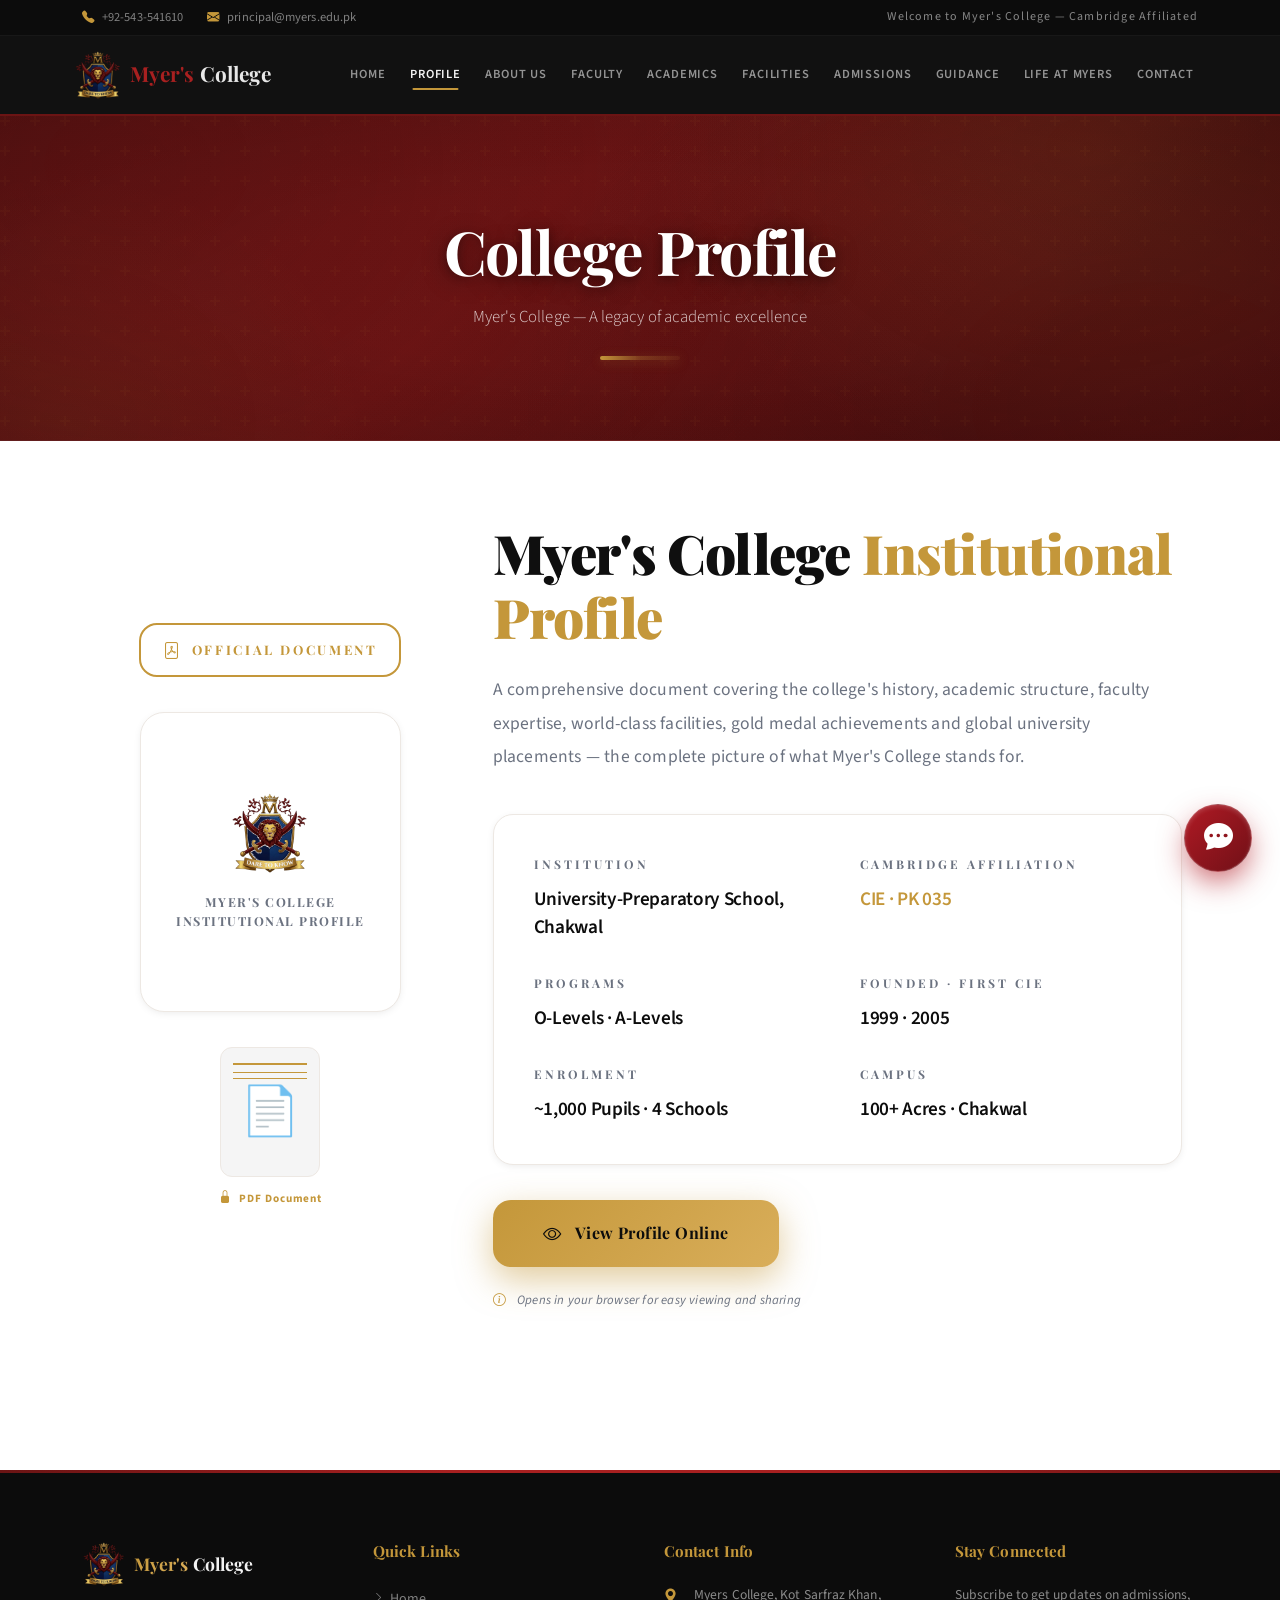
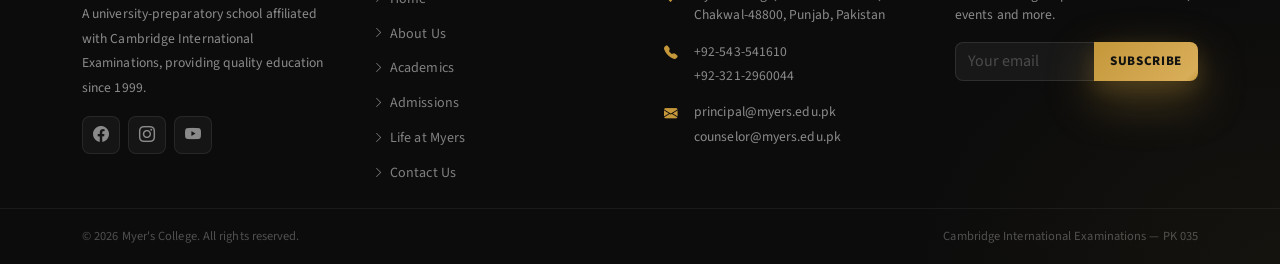
<file: profile.html>
<!DOCTYPE html>
<html lang="en">
<head>
  <meta charset="UTF-8" />
  <meta name="viewport" content="width=device-width, initial-scale=1.0" />
  <title>College Profile — Myer's College</title>
  <meta name="description" content="Institutional profile of Myer's College, Cambridge-affiliated school in Chakwal, Pakistan." />
  <link rel="icon" href="assets/images/myers-logo.png" type="image/png" />
  <link rel="stylesheet" href="https://cdn.jsdelivr.net/npm/bootstrap@5.3.2/dist/css/bootstrap.min.css" />
  <link rel="stylesheet" href="https://cdn.jsdelivr.net/npm/bootstrap-icons@1.11.3/font/bootstrap-icons.min.css" />
  <link rel="stylesheet" href="assets/css/style.css" />
  <link rel="stylesheet" href="assets/css/chatbot.css" />
  <style>
    /* ── PDF PRINT STYLING ── */
    @media print {
      body { background: white; }
      .section-padding { page-break-inside: avoid; }
      .info-card { page-break-inside: avoid; }
      .topbar { display: none; }
    }

    /* ── PROFILE PAGE DESIGN ── */
    .profile-intro-box {
      background: #ffffff;
      border-radius: 20px;
      padding: 50px 45px;
      border: 1px solid var(--border-color);
      margin-bottom: 50px;
      box-shadow: var(--card-shadow);
    }

    .info-card {
      background: #ffffff;
      border: 1px solid var(--border-color);
      border-radius: 18px;
      padding: 35px 30px;
      height: 100%;
      transition: all 0.3s ease;
      position: relative;
      overflow: hidden;
    }

    .info-card::before {
      content: '';
      position: absolute;
      top: 0;
      left: 0;
      right: 0;
      height: 3px;
      background: linear-gradient(90deg, var(--gold), var(--gold-light));
      opacity: 0;
      transition: opacity 0.3s ease;
    }

    .info-card:hover {
      transform: translateY(-5px);
      box-shadow: 0 15px 40px rgba(0, 0, 0, 0.12);
      border-color: var(--gold);
    }

    .info-card:hover::before {
      opacity: 1;
    }

    .info-card h4 {
      color: var(--black);
      font-size: 1.15rem;
      font-weight: 600;
      margin-bottom: 0;
    }

    .info-card p {
      color: var(--text-muted);
      font-size: 0.95rem;
      line-height: 1.7;
      margin-bottom: 0;
    }

    .info-icon {
      color: var(--gold);
      font-size: 1.4rem;
      flex-shrink: 0;
    }

    @media print {
      .profile-intro-box {
        border: 1px solid #d4af37;
        background: #fafaf8;
      }
      .info-card {
        border: 1px solid #e0e0e0;
        page-break-inside: avoid;
      }
    }

    /* ── OFFICIAL DOCUMENT SHOWCASE SECTION ── */
    .doc-showcase-section {
      background: transparent;
      border-radius: 32px;
      padding: 50px 50px;
      margin-bottom: 50px;
      position: relative;
      overflow: hidden;
    }

    .doc-showcase-section::after {
      display: none;
    }

    .doc-showcase-section::before {
      display: none;
    }

    .doc-showcase-content {
      display: grid;
      grid-template-columns: 1fr 2fr;
      gap: 50px;
      align-items: center;
      position: relative;
      z-index: 2;
    }

    .doc-showcase-left {
      display: flex;
      flex-direction: column;
      align-items: center;
      text-align: center;
      position: relative;
      z-index: 2;
    }

    .doc-badge {
      background: transparent;
      border: 2px solid var(--gold);
      border-radius: 18px;
      padding: 12px 22px;
      display: inline-flex;
      align-items: center;
      gap: 9px;
      margin-bottom: 35px;
      font-size: 0.82rem;
      color: var(--gold);
      font-weight: 700;
      letter-spacing: 0.2em;
      text-transform: uppercase;
      font-family: var(--font-heading);
    }

    .doc-badge i {
      font-size: 1.05rem;
    }

    .doc-logo-container {
      background: #ffffff;
      border: 1px solid var(--border-color);
      border-radius: 24px;
      padding: 45px 35px;
      margin-bottom: 35px;
      min-height: 300px;
      display: flex;
      align-items: center;
      justify-content: center;
      flex-direction: column;
      box-shadow: var(--card-shadow);
    }

    .doc-logo-container img {
      max-width: 80px;
      margin-bottom: 20px;
    }

    .doc-logo-label {
      color: var(--text-muted);
      font-size: 0.78rem;
      text-transform: uppercase;
      letter-spacing: 0.12em;
      font-weight: 700;
      font-family: var(--font-heading);
    }

    .doc-icon {
      width: 100px;
      height: 130px;
      background: #f5f5f5;
      border: 1px solid var(--border-color);
      border-radius: 12px;
      display: flex;
      align-items: center;
      justify-content: center;
      font-size: 3rem;
      color: var(--gold);
      position: relative;
    }

    .doc-icon::after {
      display: none;
    }

    .pdf-label {
      color: var(--gold);
      font-size: 0.7rem;
      font-weight: 700;
      margin-top: 12px;
      letter-spacing: 0.08em;
    }

    .doc-showcase-right {
      color: var(--text-dark);
      position: relative;
      z-index: 2;
    }

    .doc-showcase-title {
      font-family: var(--font-heading);
      font-size: 3.4rem;
      font-weight: 900;
      margin-bottom: 24px;
      line-height: 1.18;
      letter-spacing: -0.8px;
      color: var(--black);
    }

    .doc-showcase-title .gold-text {
      color: var(--gold);
      font-weight: 900;
    }

    .doc-showcase-desc {
      font-size: 1.1rem;
      line-height: 1.9;
      color: var(--text-muted);
      margin-bottom: 40px;
      font-weight: 400;
      letter-spacing: 0.2px;
    }

    .doc-info-grid {
      display: grid;
      grid-template-columns: 1fr 1fr;
      gap: 32px 45px;
      margin-bottom: 35px;
      padding: 40px;
      background: #ffffff;
      border-radius: 20px;
      border: 1px solid var(--border-color);
      position: relative;
      z-index: 2;
      box-shadow: var(--card-shadow);
    }

    .doc-info-item {
      display: flex;
      flex-direction: column;
    }

    .doc-info-label {
      font-size: 0.75rem;
      text-transform: uppercase;
      color: var(--text-muted);
      letter-spacing: 0.25em;
      font-weight: 700;
      margin-bottom: 12px;
      font-family: var(--font-heading);
    }

    .doc-info-value {
      font-size: 1.2rem;
      font-weight: 600;
      color: var(--black);
      line-height: 1.5;
      letter-spacing: -0.3px;
    }

    .doc-info-value.gold {
      color: var(--gold);
    }

    .doc-showcase-buttons {
      display: flex;
      gap: 20px;
      flex-wrap: wrap;
      justify-content: flex-start;
      margin-top: 15px;
      position: relative;
      z-index: 2;
    }

    .btn-view-online {
      background: linear-gradient(135deg, var(--gold), var(--gold-light));
      color: var(--black);
      border: none;
      border-radius: 18px;
      padding: 20px 50px;
      font-weight: 700;
      font-size: 1rem;
      cursor: pointer;
      display: inline-flex;
      align-items: center;
      gap: 14px;
      transition: all 0.4s ease;
      text-decoration: none;
      box-shadow: 0 12px 35px rgba(196,151,58, 0.5);
      letter-spacing: 0.4px;
      font-family: var(--font-heading);
    }

    .btn-view-online:hover {
      transform: translateY(-5px);
      box-shadow: 0 20px 55px rgba(196,151,58, 0.8);
      background: linear-gradient(135deg, var(--gold-light), var(--gold));
    }

    .btn-view-online i {
      font-size: 1.15rem;
    }

    .doc-showcase-footer-text {
      font-size: 0.8rem;
      color: var(--text-muted);
      margin-top: 24px;
      font-style: italic;
      letter-spacing: 0.2px;
      position: relative;
      z-index: 2;
    }

    .doc-showcase-footer-text i {
      color: var(--gold);
      margin-right: 8px;
    }

    @media (max-width: 768px) {
      .doc-showcase-section {
        padding: 35px 25px;
        margin-bottom: 40px;
      }

      .doc-showcase-content {
        grid-template-columns: 1fr;
        gap: 35px;
      }

      .doc-showcase-title {
        font-size: 2.2rem;
      }

      .doc-info-grid {
        grid-template-columns: 1fr;
        gap: 20px;
        padding: 30px;
        margin-bottom: 25px;
      }

      .btn-view-online {
        width: 100%;
        justify-content: center;
      }
    }
  </style>
</head>
<body>

  <div id="topbar">
    <div class="container">
      <div class="d-flex justify-content-between align-items-center">
        <div class="d-flex gap-4">
          <span class="d-flex align-items-center gap-2"><i class="bi bi-telephone-fill topbar-icon"></i> +92-543-541610</span>
          <span class="d-flex align-items-center gap-2"><i class="bi bi-envelope-fill topbar-icon"></i> principal@myers.edu.pk</span>
        </div>
        <span class="d-none d-md-inline" style="color:rgba(255,255,255,0.50);font-size:0.75rem;letter-spacing:0.1em;">Welcome to Myer's College — Cambridge Affiliated</span>
      </div>
    </div>
  </div>

   <nav class="navbar navbar-expand-lg site-navbar sticky-top">
    <div class="container">
      <a class="navbar-brand d-flex align-items-center gap-2" href="index.html"><img src="assets/images/myers-logo.png" alt="Myer's College Logo" height="48" width="48" style="object-fit:contain;" /><div class="d-none d-sm-block"><span class="brand-name">Myer's</span><span class="brand-suffix"> College</span></div></a>
      <button class="navbar-toggler" type="button" data-bs-toggle="collapse" data-bs-target="#siteNav"><span class="navbar-toggler-icon"></span></button>
      <div class="collapse navbar-collapse" id="siteNav">
        <ul class="navbar-nav ms-auto">
          <li class="nav-item"><a class="nav-link" href="index.html">HOME</a></li>
          <li class="nav-item"><a class="nav-link active" href="profile.html">PROFILE</a></li>
          <li class="nav-item"><a class="nav-link" href="about.html">ABOUT US</a></li>
          <li class="nav-item"><a class="nav-link" href="faculty.html">FACULTY</a></li>
          <li class="nav-item"><a class="nav-link" href="academics.html">ACADEMICS</a></li>
          <li class="nav-item"><a class="nav-link" href="facilities.html">FACILITIES</a></li>
          <li class="nav-item"><a class="nav-link" href="admissions.html">ADMISSIONS</a></li>
          <li class="nav-item"><a class="nav-link" href="guidance.html">GUIDANCE</a></li>
          <li class="nav-item"><a class="nav-link" href="life.html">LIFE AT MYERS</a></li>
          <li class="nav-item"><a class="nav-link" href="contact.html">CONTACT</a></li>
        </ul>
      </div>
    </div>
  </nav>


  <div class="page-hero">
    <h1 class="page-hero-title">College Profile</h1>
    <p class="page-hero-subtitle">Myer's College — A legacy of academic excellence</p>
    <div class="page-hero-divider"></div>
  </div>

  <section class="section-padding" style="background: #ffffff;">
    <div class="container-fluid px-4 px-md-5">
      
      <!-- Official Document Showcase -->
      <div class="doc-showcase-section">
        <div class="doc-showcase-content">
          
          <!-- Left Side: Document Preview -->
          <div class="doc-showcase-left">
            <div class="doc-badge">
              <i class="bi bi-file-pdf"></i> Official Document
            </div>
            <div class="doc-logo-container">
              <img src="assets/images/myers-logo.png" alt="Myer's College Logo" height="80" />
              <div class="doc-logo-label">Myer's College</div>
              <div class="doc-logo-label">Institutional Profile</div>
            </div>
            <div class="doc-icon">
              📄
              <div style="position:absolute;top:15px;left:12px;right:12px;height:2px;background:var(--gold);"></div>
              <div style="position:absolute;top:24px;left:12px;right:12px;height:1px;background:var(--gold);"></div>
              <div style="position:absolute;top:30px;left:12px;right:12px;height:1px;background:var(--gold);"></div>
            </div>
            <div class="pdf-label"><i class="bi bi-lock-fill" style="font-size:0.8rem;margin-right:4px;"></i> PDF Document</div>
          </div>

          <!-- Right Side: Profile Information -->
          <div class="doc-showcase-right">
            <h2 class="doc-showcase-title">Myer's College <span class="gold-text">Institutional Profile</span></h2>
            <p class="doc-showcase-desc">
              A comprehensive document covering the college's history, academic structure, faculty expertise, world-class facilities, gold medal achievements and global university placements — the complete picture of what Myer's College stands for.
            </p>

            <!-- Key Information Grid -->
            <div class="doc-info-grid">
              <div class="doc-info-item">
                <div class="doc-info-label">Institution</div>
                <div class="doc-info-value">University-Preparatory School, Chakwal</div>
              </div>
              <div class="doc-info-item">
                <div class="doc-info-label">Cambridge Affiliation</div>
                <div class="doc-info-value gold">CIE · PK 035</div>
              </div>
              <div class="doc-info-item">
                <div class="doc-info-label">Programs</div>
                <div class="doc-info-value">O-Levels · A-Levels</div>
              </div>
              <div class="doc-info-item">
                <div class="doc-info-label">Founded · First CIE</div>
                <div class="doc-info-value">1999 · 2005</div>
              </div>
              <div class="doc-info-item">
                <div class="doc-info-label">Enrolment</div>
                <div class="doc-info-value">~1,000 Pupils · 4 Schools</div>
              </div>
              <div class="doc-info-item">
                <div class="doc-info-label">Campus</div>
                <div class="doc-info-value">100+ Acres · Chakwal</div>
              </div>
            </div>

            <!-- Action Button -->
            <div class="doc-showcase-buttons">
              <a href="assets/profile.pdf" target="_blank" class="btn-view-online">
                <i class="bi bi-eye"></i> View Profile Online
              </a>
            </div>

            <div class="doc-showcase-footer-text">
              <i class="bi bi-info-circle"></i> Opens in your browser for easy viewing and sharing
            </div>
          </div>

        </div>
      </div>

    </div>
  </section>

  <!-- FOOTER -->
  <footer class="site-footer pt-5 pb-0">
    <div class="container py-4">
      <div class="row g-5">
        <div class="col-md-6 col-lg-3">
          <div class="d-flex align-items-center gap-2 mb-3">
            <img src="assets/images/myers-logo.png" alt="Myer's College" height="44" width="44" style="object-fit:contain;" />
            <div><span class="gradient-text" style="font-family:var(--font-heading);font-size:1.1rem;font-weight:700;">Myer's</span><span style="color:rgba(255,255,255,0.95);font-family:var(--font-heading);font-size:1.1rem;font-weight:700;"> College</span></div>
          </div>
          <p style="font-size:0.85rem;line-height:1.8;color:rgba(255,255,255,0.52);">A university-preparatory school affiliated with Cambridge International Examinations, providing quality education since 1999.</p>
          <div class="d-flex gap-2 mt-3">
            <a href="#" class="footer-social"><i class="bi bi-facebook"></i></a>
            <a href="#" class="footer-social"><i class="bi bi-instagram"></i></a>
            <a href="#" class="footer-social"><i class="bi bi-youtube"></i></a>
          </div>
        </div>
        <div class="col-md-6 col-lg-3">
          <h4 class="footer-heading mb-4">Quick Links</h4>
          <ul class="list-unstyled mb-0" style="display:flex;flex-direction:column;gap:10px;">
            <li><a href="index.html" class="footer-link"><i class="bi bi-chevron-right" style="font-size:0.7rem;"></i> Home</a></li>
            <li><a href="about.html" class="footer-link"><i class="bi bi-chevron-right" style="font-size:0.7rem;"></i> About Us</a></li>
            <li><a href="academics.html" class="footer-link"><i class="bi bi-chevron-right" style="font-size:0.7rem;"></i> Academics</a></li>
            <li><a href="admissions.html" class="footer-link"><i class="bi bi-chevron-right" style="font-size:0.7rem;"></i> Admissions</a></li>
            <li><a href="life.html" class="footer-link"><i class="bi bi-chevron-right" style="font-size:0.7rem;"></i> Life at Myers</a></li>
            <li><a href="contact.html" class="footer-link"><i class="bi bi-chevron-right" style="font-size:0.7rem;"></i> Contact Us</a></li>
          </ul>
        </div>
        <div class="col-md-6 col-lg-3">
          <h4 class="footer-heading mb-4">Contact Info</h4>
          <ul class="list-unstyled mb-0" style="display:flex;flex-direction:column;gap:16px;font-size:0.85rem;color:rgba(255,255,255,0.52);">
            <li class="d-flex align-items-start gap-3"><i class="bi bi-geo-alt-fill" style="color:var(--gold);margin-top:2px;flex-shrink:0;"></i>Myers College, Kot Sarfraz Khan, Chakwal-48800, Punjab, Pakistan</li>
            <li class="d-flex align-items-start gap-3"><i class="bi bi-telephone-fill" style="color:var(--gold);margin-top:2px;flex-shrink:0;"></i><div><p class="mb-1">+92-543-541610</p><p class="mb-0">+92-321-2960044</p></div></li>
            <li class="d-flex align-items-start gap-3"><i class="bi bi-envelope-fill" style="color:var(--gold);margin-top:2px;flex-shrink:0;"></i><div><p class="mb-1">principal@myers.edu.pk</p><p class="mb-0">counselor@myers.edu.pk</p></div></li>
          </ul>
        </div>
        <div class="col-md-6 col-lg-3">
          <h4 class="footer-heading mb-4">Stay Connected</h4>
          <p style="font-size:0.85rem;color:rgba(255,255,255,0.52);">Subscribe to get updates on admissions, events and more.</p>
          <form class="newsletter-form d-flex mt-3" onsubmit="return false;">
            <input type="email" class="form-control footer-input" placeholder="Your email" required />
            <button type="submit" class="btn-gold" style="border-radius:0 10px 10px 0;padding:10px 16px;">Subscribe</button>
          </form>
        </div>
      </div>
    </div>
    <div class="footer-bottom">
      <div class="container d-flex flex-column flex-sm-row justify-content-between align-items-center gap-2">
        <p class="mb-0">&copy; <span id="year"></span> Myer's College. All rights reserved.</p>
        <p class="mb-0">Cambridge International Examinations — PK 035</p>
      </div>
    </div>
  </footer>

  <script>document.getElementById('year').textContent = new Date().getFullYear();</script>
  <script src="https://cdn.jsdelivr.net/npm/bootstrap@5.3.2/dist/js/bootstrap.bundle.min.js"></script>
  <script src="assets/js/main.js"></script>
  <script src="assets/js/chatbot.js"></script>
</body>
</html>
</file>
<file: assets/css/style.css>
/* ===== GOOGLE FONTS ===== */
@import url('https://fonts.googleapis.com/css2?family=Playfair+Display:ital,wght@0,400;0,500;0,600;0,700;0,800;1,400;1,600&family=Source+Sans+3:wght@300;400;500;600;700&display=swap');

/* ===================================================
   MYER'S COLLEGE — BLACK & MAROON LEAD SYSTEM
   
   BLACK  → Navbar, footer, topbar (ultimate authority)
   MAROON → Feature sections, CTA, page heroes, dark cards (brand warmth)
   GOLD   → Selective prestige (brand name, dividers, stat icons, dark labels)
   WHITE  → Content cards, light sections
   CREAM  → Alternating section backgrounds
=================================================== */
:root {
  /* ── Black (structural authority) ── */
  --black: #0C0C0C;
  --black-rich: #111111;
  --black-surface: #1A1A1A;
  --black-border: rgba(255, 255, 255, 0.08);
  --black-border-md: rgba(255, 255, 255, 0.14);

  /* ── Maroon (brand sections — the deep lead) ── */
  --maroon-deep: #4A0E0E;
  /* darkest — hero overlays, CTA */
  --maroon: #6B1414;
  /* primary section background */
  --maroon-mid: #8B1A1A;
  /* interactive, buttons, accents */
  --maroon-vivid: #A82020;
  /* hover states, accent strips */
  --maroon-light: #C42B2B;
  /* bright card tops, hover glow */
  --maroon-subtle: rgba(107, 20, 20, 0.09);
  --maroon-tint: rgba(107, 20, 20, 0.16);
  --maroon-border: rgba(107, 20, 20, 0.24);

  /* Maroon section surfaces */
  --maroon-surface: #5A1212;
  /* cards ON maroon sections */
  --maroon-card: rgba(255, 255, 255, 0.06);
  --maroon-card-border: rgba(255, 255, 255, 0.12);

  /* ── Gold (selective prestige) ── */
  --gold: #C4973A;
  --gold-light: #D9AE5A;
  --gold-dark: #A67C28;
  --gold-subtle: rgba(196, 151, 58, 0.10);
  --gold-border: rgba(196, 151, 58, 0.28);

  /* ── Light surfaces ── */
  --white: #FFFFFF;
  --cream: #FAF6F0;
  --border-light: #EDE8E3;
  --border-mid: #DDD8D2;

  /* ── Typography ── */
  --text-primary: #0F0F0F;
  --text-secondary: #2E2E2E;
  --text-muted: #6B7280;

  /* ── Shadows ── */
  --shadow-sm: 0 2px 8px -2px rgba(12, 12, 12, 0.10);
  --shadow-md: 0 6px 24px -4px rgba(12, 12, 12, 0.14);
  --shadow-lg: 0 16px 48px -8px rgba(12, 12, 12, 0.20);
  --shadow-maroon: 0 8px 32px -4px rgba(107, 20, 20, 0.35);
  --shadow-maroon-lg: 0 20px 60px -8px rgba(107, 20, 20, 0.40);

  --font-heading: 'Playfair Display', Georgia, serif;
  --font-body: 'Source Sans 3', system-ui, sans-serif;

  /* ── Legacy compatibility aliases ── */
  --border-color: #EDE8E3;
  /* alias for --border-light */
  --card-shadow: 0 2px 8px -2px rgba(12, 12, 12, 0.10);
  --elevated-shadow: 0 16px 48px -8px rgba(12, 12, 12, 0.20);
  --gold-shadow: 0 4px 20px -4px rgba(196, 151, 58, 0.25);
  --text-dark: #0F0F0F;
  --navy: #0C0C0C;
  /* alias for --black */
}

/* ===== BASE ===== */
html {
  scroll-behavior: smooth;
}

*,
*::before,
*::after {
  box-sizing: border-box;
}

body {
  font-family: var(--font-body);
  color: var(--text-primary);
  background: var(--white);
  margin: 0;
  padding: 0;
  -webkit-font-smoothing: antialiased;
}

h1,
h2,
h3,
h4,
h5,
h6 {
  font-family: var(--font-heading);
}

/* ============================================================
   TOPBAR — Black (absolute authority)
============================================================ */
#topbar {
  background: var(--black);
  padding: 8px 0;
  font-size: 0.78rem;
  color: rgba(255, 255, 255, 0.48);
  border-bottom: 1px solid rgba(255, 255, 255, 0.05);
}

#topbar .topbar-icon {
  color: var(--gold);
}

/* ============================================================
   NAVBAR — Black (authority, premium dark bar)
============================================================ */
.site-navbar {
  background: var(--black-rich) !important;
  padding: 10px 12px;
  border-bottom: 2px solid var(--maroon);
  transition: box-shadow 0.3s ease;
  overflow-x: auto;
}

.site-navbar.scrolled {
  box-shadow: 0 4px 24px rgba(0, 0, 0, 0.50);
}

.site-navbar .navbar-brand .brand-name {
  color: var(--maroon-vivid);
  font-family: var(--font-heading);
  font-size: 1.3rem;
  font-weight: 700;
}

.site-navbar .navbar-brand .brand-suffix {
  color: rgba(255, 255, 255, 0.90);
  font-family: var(--font-heading);
  font-size: 1.3rem;
  font-weight: 700;
}

.site-navbar .navbar-brand {
  margin-right: auto;
  margin-left: -8px;
}

.site-navbar .navbar-nav {
  margin-right: -8px;
}

.site-navbar .nav-link {
  color: rgba(255, 255, 255, 0.55) !important;
  font-size: 0.78rem;
  font-weight: 600;
  letter-spacing: 0.06em;
  text-transform: uppercase;
  padding: 8px 12px !important;
  border-radius: 6px;
  transition: color 0.2s ease;
  position: relative;
  white-space: nowrap;
}

.site-navbar .nav-link:hover,
.site-navbar .nav-link.active {
  color: rgba(255, 255, 255, 0.95) !important;
}

.site-navbar .nav-link::after {
  content: '';
  position: absolute;
  bottom: 2px;
  left: 50%;
  transform: translateX(-50%);
  width: 0;
  height: 2px;
  background: var(--gold);
  border-radius: 2px;
  transition: width 0.3s ease;
}

.site-navbar .nav-link:hover::after,
.site-navbar .nav-link.active::after {
  width: 60%;
}

.navbar-toggler {
  border: none !important;
}

.navbar-toggler:focus {
  box-shadow: none !important;
}

.navbar-toggler-icon {
  filter: invert(1);
}

/* ============================================================
   HERO — Deep black with strong maroon character
============================================================ */
.hero-section {
  position: relative;
  min-height: 700px;   /* more breathing room */
  overflow: hidden;
}

/* ── Hero image — responsive focal point fix ──
   Main building entrance is on the RIGHT side (white portico ~72% from left).
   Desktop → full balanced view of whole building.
   Mobile  → anchored on main entrance so it's always the focal point.
── */
.hero-section img.hero-img {
  position: absolute;
  inset: 0;
  width: 100%;
  height: 100%;
  object-fit: cover;
  object-position: 72% center;   /* Desktop: full building visible, entrance prominent */
  transform: scale(1.0);
  filter: brightness(1.02) contrast(1.12) saturate(1.08);
  backface-visibility: hidden;
  -webkit-font-smoothing: antialiased;
  transition: object-position 0.3s ease;
}

/* Tablet — start bringing entrance into center focus */
@media (max-width: 992px) {
  .hero-section img.hero-img {
    object-position: 78% center;
  }
}

/* Mobile — tightly anchor on main entrance (white portico + columns) */
@media (max-width: 576px) {
  .hero-section img.hero-img {
    object-position: 85% center;
  }
}

.hero-overlay {
  position: absolute;
  inset: 0;
  /* Vignette — dark edges, lighter center so building shows clearly */
  background:
    radial-gradient(ellipse 120% 100% at 50% 50%,
      rgba(0, 0, 0, 0.16) 0%,   /* decreased by 2% */
      rgba(0, 0, 0, 0.40) 48%,  /* decreased by 2% */
      rgba(0, 0, 0, 0.52) 100%  /* decreased by ~2% */
    ),
    linear-gradient(to top,
      rgba(0, 0, 0, 0.61) 0%,   /* decreased by 2.5% */
      rgba(0, 0, 0, 0.10) 32%,  /* decreased by 2% */
      transparent 58%
    );
}

.hero-content {
  position: relative;
  z-index: 2;
  min-height: 700px;
  display: flex;
  flex-direction: column;
  align-items: center;
  justify-content: center;
  text-align: center;
  padding: clamp(100px, 12vw, 150px) clamp(20px, 8vw, 80px) clamp(80px, 10vw, 120px);
}

.hero-badge {
  display: inline-flex;
  align-items: center;
  gap: 10px;
  background: rgb(53 1 1 / 31%);
  backdrop-filter: blur(16px);
  -webkit-backdrop-filter: blur(16px);
  border: 1px solid rgba(255, 102, 102, 0.094);
  border-radius: 50px;
  padding: clamp(9px, 2vw, 12px) clamp(20px, 4vw, 32px);
  margin-bottom: clamp(28px, 5vw, 44px);
  font-size: clamp(0.62rem, 2vw, 0.72rem);
  color: rgba(255, 255, 255, 0.85);
  text-transform: uppercase;
  letter-spacing: 0.26em;
  font-weight: 600;
  animation: fadeInUp 0.7s cubic-bezier(0.34, 1.56, 0.64, 1) forwards;
  box-shadow:
    0 8px 32px rgba(0, 0, 0, 0.30),
    inset 0 1px 0 rgba(255, 255, 255, 0.10);
  transition: all 0.3s ease;
}

.hero-badge:hover {
  background: rgba(53, 1, 1, 0.354);
  border-color: rgba(254, 79, 79, 0.137);
  transform: translateY(-2px);
  box-shadow:
    0 14px 40px rgba(0, 0, 0, 0.35),
    inset 0 1px 0 rgba(255, 255, 255, 0.14);
}

.hero-badge i {
  font-size: clamp(0.75rem, 2.5vw, 0.9rem);
  color: var(--gold);
  filter: drop-shadow(0 1px 3px rgba(196, 151, 58, 0.50));
}

.hero-title {
  font-family: var(--font-heading);
  font-size: clamp(2.8rem, 9.5vw, 7rem);  /* pulled back — less dominant */
  font-weight: 900;
  color: rgba(255, 245, 232, 0.97);
  line-height: 1.05;
  margin-bottom: clamp(22px, 3.5vw, 36px);
  letter-spacing: -0.03em;
  text-shadow:
    0 3px 20px rgba(0, 0, 0, 0.80),
    0 1px 6px  rgba(0, 0, 0, 0.60);
  animation: fadeInUp 0.8s cubic-bezier(0.34, 1.56, 0.64, 1) 0.1s forwards;
  opacity: 0;
}

.hero-title .gradient-text {
  color: var(--maroon-mid);
  font-weight: 900;
  letter-spacing: -0.03em;
  display: inline;
  /* Soft layered glow — premium contrast, no hard outline */
  text-shadow:
    0 2px 16px rgba(0, 0, 0, 0.90),
    0 4px 40px rgba(0, 0, 0, 0.85),
    0 8px 80px rgba(0, 0, 0, 0.70);
}

.hero-subtitle {
  font-size: clamp(1.05rem, 3vw, 1.25rem);
  color: #ffffff;
  max-width: clamp(300px, 80vw, 600px);
  line-height: 1.90;
  margin-bottom: clamp(36px, 6vw, 56px);
  font-weight: 400;
  letter-spacing: 0.015em;
  text-shadow:
    0 1px 6px  rgba(0, 0, 0, 0.98),
    0 3px 18px rgba(0, 0, 0, 0.90),
    0 6px 40px rgba(0, 0, 0, 0.80);
  animation: fadeInUp 0.8s cubic-bezier(0.34, 1.56, 0.64, 1) 0.22s forwards;
  opacity: 0;
}

.hero-buttons {
  animation: fadeInUp 0.8s cubic-bezier(0.34, 1.56, 0.64, 1) 0.32s forwards;
  opacity: 0;
  gap: clamp(12px, 3vw, 20px);
  display: flex;
  flex-wrap: wrap;
  justify-content: center;
}

/* ── Hero responsive — center on mobile ── */
@media (max-width: 768px) {
  .hero-content {
    align-items: center;
    text-align: center;
    max-width: 100%;
    padding: 100px 20px 60px;
  }
  .hero-eyebrow { justify-content: center; }
  .hero-title   { align-items: center; }
  .hero-rule    { margin: 20px auto; }
  .hero-subtitle { text-align: center; max-width: 100%; }
  .hero-buttons { justify-content: center; }
}


/* ============================================================
   PAGE HERO (inner pages) — Deep Maroon
   This is the signature brand color moment on every inner page
============================================================ */
.page-hero {
  background: linear-gradient(135deg, #5A1212 0%, var(--maroon) 40%, #4A0E0E 80%, var(--maroon-deep) 100%);
  padding: 100px 20px 80px;
  text-align: center;
  position: relative;
  overflow: hidden;
  border-bottom: 2px solid var(--gold);
}

/* Luxurious multi-layered glow effect */
.page-hero::before {
  content: '';
  position: absolute;
  inset: 0;
  background:
    /* Large maroon glow top-left */
    radial-gradient(ellipse 1200px 900px at 10% 15%, rgba(107, 20, 20, 0.22) 0%, transparent 60%),
    /* Gold prestige glow top-right */
    radial-gradient(ellipse 800px 600px at 85% 10%, rgba(196, 151, 58, 0.10) 0%, transparent 55%),
    /* Deep maroon warmth bottom-right */
    radial-gradient(ellipse 1000px 700px at 90% 90%, rgba(107, 20, 20, 0.15) 0%, transparent 65%),
    /* Subtle gold accent bottom-left */
    radial-gradient(ellipse 600px 500px at 5% 95%, rgba(196, 151, 58, 0.07) 0%, transparent 50%),
    /* Center ambient warmth */
    radial-gradient(ellipse 800px 600px at 50% 50%, rgba(74, 14, 14, 0.08) 0%, transparent 70%);
  pointer-events: none;
  z-index: 1;
}

/* Sophisticated texture overlay with gold accents */
.page-hero::after {
  content: '';
  position: absolute;
  inset: 0;
  background:
    url("data:image/svg+xml,%3Csvg width='60' height='60' viewBox='0 0 60 60' xmlns='http://www.w3.org/2000/svg'%3E%3Cg fill='none' fill-rule='evenodd'%3E%3Cg fill='%23C4973A' fill-opacity='0.04'%3E%3Cpath d='M36 34v-4h-2v4h-4v2h4v4h2v-4h4v-2h-4zm0-30V0h-2v4h-4v2h4v4h2V6h4V4h-4zM6 34v-4H4v4H0v2h4v4h2v-4h4v-2H6zM6 4V0H4v4H0v2h4v4h2V6h4V4H6z'/%3E%3C/g%3E%3C/g%3E%3C/svg%3E"),
    /* Vignette edge effect for depth */
    radial-gradient(ellipse at center, transparent 40%, rgba(0, 0, 0, 0.15) 100%);
  pointer-events: none;
  z-index: 1;
}

.page-hero-title {
  font-family: var(--font-heading);
  font-size: clamp(2.2rem, 6vw, 3.8rem);
  font-weight: 700;
  color: #fff;
  position: relative;
  z-index: 2;
  line-height: 1.15;
  text-shadow:
    0 4px 24px rgba(0, 0, 0, 0.4),
    0 2px 8px rgba(0, 0, 0, 0.3);
  letter-spacing: -0.02em;
}

.page-hero-subtitle {
  color: rgba(255, 255, 255, 0.78);
  font-size: 1.05rem;
  max-width: 600px;
  margin: 16px auto 0;
  position: relative;
  z-index: 2;
  line-height: 1.8;
  font-weight: 300;
}

.page-hero-divider {
  width: 80px;
  height: 4px;
  background: linear-gradient(to right, var(--gold), rgba(196, 151, 58, 0.3), rgba(196, 151, 58, 0.1));
  margin: 24px auto 0;
  border-radius: 2px;
  position: relative;
  z-index: 2;
  box-shadow: 0 2px 12px rgba(196, 151, 58, 0.25);
}

/* ============================================================
   BUTTONS
============================================================ */
/* Primary button — maroon solid */
.btn-gold {
  background: linear-gradient(135deg, var(--gold) 0%, var(--gold-light) 90%, var(--gold) 100%);
  color: var(--black-rich);
  font-weight: 800;
  border-radius: 8px;
  padding: 16px 44px;
  border: none;
  transition: all 0.4s cubic-bezier(0.25, 0.46, 0.45, 0.94);
  font-family: var(--font-body);
  font-size: 0.95rem;
  display: inline-flex;
  align-items: center;
  gap: 10px;
  text-decoration: none;
  letter-spacing: 0.05em;
  box-shadow:
    0 18px 48px rgba(196, 151, 58, 0.35),
    0 8px 20px rgba(196, 151, 58, 0.20),
    0 2px 4px rgba(0, 0, 0, 0.12);
  position: relative;
  overflow: hidden;
  text-transform: uppercase;
}

.btn-gold::before {
  content: '';
  position: absolute;
  inset: 0;
  background: linear-gradient(135deg, rgba(255, 255, 255, 0.25) 0%, transparent 70%);
  pointer-events: none;
  opacity: 0;
  transition: opacity 0.3s ease;
}

.btn-gold:hover {
  background: linear-gradient(135deg, #D9AE5A 0%, #F5D799 50%, #D9AE5A 100%);
  color: var(--black-rich);
  transform: translateY(-6px);
  box-shadow:
    0 26px 64px rgba(196, 151, 58, 0.45),
    0 12px 28px rgba(196, 151, 58, 0.30),
    0 3px 8px rgba(0, 0, 0, 0.16);
}

.btn-gold:hover::before {
  opacity: 1;
}

.btn-gold:active {
  transform: translateY(-2px);
  box-shadow:
    0 12px 32px rgba(196, 151, 58, 0.30),
    0 6px 16px rgba(196, 151, 58, 0.15);
}

/* Outline button — on dark backgrounds */
.btn-outline-gold {
  background: rgba(255, 255, 255, 0.12);
  color: rgba(255, 245, 232, 0.97);    /* warm cream to match title */
  font-weight: 700;
  border-radius: 8px;
  padding: 15px 40px;
  border: 1.5px solid rgba(255, 255, 255, 0.55);  /* more visible border */
  transition: all 0.4s cubic-bezier(0.25, 0.46, 0.45, 0.94);
  font-family: var(--font-body);
  font-size: 0.93rem;
  display: inline-flex;
  align-items: center;
  gap: 10px;
  text-decoration: none;
  letter-spacing: 0.04em;
  backdrop-filter: blur(16px);
  -webkit-backdrop-filter: blur(16px);
  position: relative;
  overflow: hidden;
  text-transform: uppercase;
  font-weight: 600;
  box-shadow:
    0 8px 24px rgba(0, 0, 0, 0.20),
    inset 0 1px 0 rgba(255, 255, 255, 0.20);
}

.btn-outline-gold::before {
  content: '';
  position: absolute;
  inset: 0;
  background: linear-gradient(135deg, rgba(255, 255, 255, 0.10) 0%, transparent 70%);
  pointer-events: none;
  opacity: 0;
  transition: opacity 0.3s ease;
}

.btn-outline-gold:hover {
  background: rgba(255, 255, 255, 0.15);
  border-color: rgba(255, 255, 255, 0.65);
  color: #fff;
  transform: translateY(-5px);
  box-shadow:
    0 20px 48px rgba(255, 255, 255, 0.18),
    0 8px 24px rgba(255, 255, 255, 0.12),
    inset 0 1px 0 rgba(255, 255, 255, 0.30);
}

.btn-outline-gold:hover::before {
  opacity: 1;
}

.btn-outline-gold:active {
  transform: translateY(-2px);
  box-shadow:
    0 10px 24px rgba(255, 255, 255, 0.12),
    0 4px 12px rgba(255, 255, 255, 0.08),
    inset 0 1px 0 rgba(255, 255, 255, 0.20);
}

/* Gold button — selective use only */
.btn-gold-accent {
  background: var(--gold);
  color: var(--black);
  font-weight: 700;
  border-radius: 8px;
  padding: 12px 28px;
  border: none;
  transition: all 0.25s ease;
  font-family: var(--font-body);
  font-size: 0.95rem;
  display: inline-flex;
  align-items: center;
  gap: 8px;
  text-decoration: none;
}

.btn-gold-accent:hover {
  background: var(--gold-light);
  transform: translateY(-2px);
  box-shadow: 0 8px 24px rgba(196, 151, 58, 0.35);
}

/* ============================================================
   STATS BAR — White card with maroon identity
============================================================ */
.stats-bar {
  background: var(--white);
  border-radius: 16px;
  box-shadow: var(--shadow-lg);
  margin-top: -50px;
  position: relative;
  z-index: 10;
  overflow: hidden;
  border: 1px solid var(--border-light);
  border-top: 4px solid var(--maroon-mid);
}

.stat-item {
  padding: 28px 20px;
  text-align: center;
  border-right: 1px solid var(--border-light);
  transition: background 0.3s ease;
}

.stat-item:last-child {
  border-right: none;
}

.stat-item:hover {
  background: var(--cream);
}

.stat-icon {
  color: var(--maroon-mid);
  width: 28px;
  height: 28px;
  margin: 0 auto 8px;
}

.stat-value {
  font-family: var(--font-heading);
  font-size: 1.8rem;
  font-weight: 700;
  color: var(--text-primary);
}

.stat-label {
  font-size: 0.68rem;
  text-transform: uppercase;
  letter-spacing: 0.12em;
  color: var(--text-muted);
  margin-top: 4px;
}

/* ============================================================
   SECTION UTILITIES
============================================================ */
.section-padding {
  padding: 30px 0 60px 0;
}

/* ── BLACK section (navbar level authority — used sparingly) ── */
.section-navy,
.section-black {
  background: var(--black-rich);
  position: relative;
  overflow: hidden;
}

/* Maroon warmth in black sections */
.section-navy::before,
.section-black::before {
  content: '';
  position: absolute;
  bottom: -60px;
  right: -60px;
  width: 500px;
  height: 500px;
  background: radial-gradient(ellipse at center, rgba(107, 20, 20, 0.22) 0%, rgba(107, 20, 20, 0.08) 40%, transparent 68%);
  pointer-events: none;
  z-index: 0;
}

.section-navy>*,
.section-black>* {
  position: relative;
  z-index: 1;
}

/* ── MAROON section — the signature brand section ── */
.section-maroon {
  background: linear-gradient(135deg, var(--black) 0%, #0C0C0C 100%);
  position: relative;
  overflow: hidden;
}

/* Rich maroon glow effect on sections — luxury premium feel */
.section-maroon::before {
  content: '';
  position: absolute;
  inset: 0;
  background:
    /* Large maroon glow top-left */
    radial-gradient(ellipse 900px 700px at 15% 20%, rgba(107, 20, 20, 0.18) 0%, transparent 60%),
    /* Accent maroon glow bottom-right */
    radial-gradient(ellipse 700px 600px at 85% 85%, rgba(107, 20, 20, 0.12) 0%, transparent 55%),
    /* Subtle gold highlight top-right */
    radial-gradient(ellipse 500px 400px at 75% 15%, rgba(196, 151, 58, 0.06) 0%, transparent 50%),
    /* Central maroon warmth */
    radial-gradient(ellipse 600px 500px at 50% 50%, rgba(74, 14, 14, 0.06) 0%, transparent 70%);
  pointer-events: none;
}

/* Texture overlay with warmth */
.section-maroon::after {
  content: '';
  position: absolute;
  inset: 0;
  background:
    url("data:image/svg+xml,%3Csvg width='60' height='60' viewBox='0 0 60 60' xmlns='http://www.w3.org/2000/svg'%3E%3Cg fill='none' fill-rule='evenodd'%3E%3Cg fill='%23C4973A' fill-opacity='0.015'%3E%3Cpath d='M36 34v-4h-2v4h-4v2h4v4h2v-4h4v-2h-4zm0-30V0h-2v4h-4v2h4v4h2V6h4V4h-4zM6 34v-4H4v4H0v2h4v4h2v-4h4v-2H6zM6 4V0H4v4H0v2h4v4h2V6h4V4H6z'/%3E%3C/g%3E%3C/g%3E%3C/svg%3E");
  pointer-events: none;
}

.section-maroon>* {
  position: relative;
  z-index: 1;
}

/* Enhanced maroon-rich styling for placement records section (2nd occurrence) */
.section-maroon:last-of-type {
  background: linear-gradient(135deg, #1A0505 0%, #0C0C0C 50%, #0F0505 100%);
}

.section-maroon:last-of-type::before {
  background:
    /* Stronger maroon glow top-left */
    radial-gradient(ellipse 1000px 800px at 20% 25%, rgba(107, 20, 20, 0.28) 0%, transparent 55%),
    /* Deep maroon glow bottom-right */
    radial-gradient(ellipse 800px 650px at 80% 80%, rgba(107, 20, 20, 0.18) 0%, transparent 50%),
    /* Gold accent for prestige */
    radial-gradient(ellipse 600px 450px at 70% 20%, rgba(196, 151, 58, 0.08) 0%, transparent 48%),
    /* Rich maroon center warmth */
    radial-gradient(ellipse 700px 600px at 50% 50%, rgba(107, 20, 20, 0.10) 0%, transparent 65%);
}

.section-maroon:last-of-type::after {
  background:
    url("data:image/svg+xml,%3Csvg width='60' height='60' viewBox='0 0 60 60' xmlns='http://www.w3.org/2000/svg'%3E%3Cg fill='none' fill-rule='evenodd'%3E%3Cg fill='%23C4973A' fill-opacity='0.02'%3E%3Cpath d='M36 34v-4h-2v4h-4v2h4v4h2v-4h4v-2h-4zm0-30V0h-2v4h-4v2h4v4h2V6h4V4h-4zM6 34v-4H4v4H0v2h4v4h2v-4h4v-2H6zM6 4V0H4v4H0v2h4v4h2V6h4V4H6z'/%3E%3C/g%3E%3C/g%3E%3C/svg%3E");
}

.section-cream {
  background: var(--cream);
}

/* ── Dividers ── */
.gold-line {
  width: 64px;
  height: 3px;
  background: linear-gradient(to right, var(--gold), rgba(196, 151, 58, 0.12));
  border-radius: 2px;
}

.maroon-line {
  width: 64px;
  height: 3px;
  background: linear-gradient(to right, var(--maroon-mid), rgba(139, 26, 26, 0.12));
  border-radius: 2px;
}

.gold-text {
  color: var(--gold);
}

.maroon-text {
  color: var(--maroon-mid);
}

/* ── Section badge on white ── */
.section-badge {
  display: inline-flex;
  align-items: center;
  gap: 6px;
  background: var(--maroon-subtle);
  border: 1px solid var(--maroon-border);
  border-radius: 50px;
  padding: 5px 14px;
  font-size: 0.68rem;
  color: var(--maroon-mid);
  text-transform: uppercase;
  letter-spacing: 0.15em;
  font-weight: 700;
  margin-bottom: 16px;
}

/* Section badge on dark / maroon sections */
.section-badge-navy {
  background: rgba(196, 151, 58, 0.12);
  border: 1px solid rgba(196, 151, 58, 0.28);
  color: var(--gold);
}

/* ── Gradient text ── */
/* .gradient-text {
  background: linear-gradient(135deg, var(--maroon-light) 0%, var(--maroon-vivid) 50%, var(--maroon-mid) 100%);
  -webkit-background-clip: text; -webkit-text-fill-color: transparent; background-clip: text;
} */
.gradient-text-gold {
  background: linear-gradient(135deg, var(--gold) 0%, var(--gold-light) 50%, var(--gold) 100%);
  -webkit-background-clip: text;
  -webkit-text-fill-color: transparent;
  background-clip: text;
}

/* ============================================================
   FEATURE CARDS — on maroon/dark sections
   Glass-style cards that let the maroon breathe through
============================================================ */
.feature-card {
  background: rgba(255, 255, 255, 0.07);
  backdrop-filter: blur(4px);
  border-radius: 16px;
  border: 1px solid rgba(255, 255, 255, 0.14);
  padding: 28px;
  height: 100%;
  transition: all 0.4s ease;
  position: relative;
  overflow: hidden;
}

.feature-card::before {
  content: '';
  position: absolute;
  top: 0;
  left: 0;
  right: 0;
  height: 2px;
  background: linear-gradient(to right, rgba(196, 151, 58, 0.6), transparent);
  opacity: 0;
  transition: opacity 0.3s;
}

.feature-card:hover {
  background: rgba(255, 255, 255, 0.12);
  border-color: rgba(255, 255, 255, 0.22);
  transform: translateY(-4px);
  box-shadow: 0 20px 40px rgba(0, 0, 0, 0.25);
}

.feature-card:hover::before {
  opacity: 1;
}

.feature-icon-box {
  width: 46px;
  height: 46px;
  border-radius: 10px;
  background: rgba(196, 151, 58, 0.15);
  border: 1px solid rgba(196, 151, 58, 0.30);
  display: flex;
  align-items: center;
  justify-content: center;
  margin-bottom: 18px;
  transition: all 0.3s ease;
}

.feature-card:hover .feature-icon-box {
  background: rgba(196, 151, 58, 0.25);
  transform: scale(1.05);
}

.feature-icon-box i,
.feature-icon-box svg {
  color: var(--gold);
  font-size: 1.2rem;
}

/* ============================================================
   EVENT CARDS — on white sections
============================================================ */
.event-card {
  background: var(--white);
  border-radius: 14px;
  border: 1px solid var(--border-light);
  box-shadow: var(--shadow-sm);
  padding: 28px 24px;
  text-align: center;
  transition: all 0.4s ease;
  overflow: hidden;
  position: relative;
}

.event-card::before {
  content: '';
  position: absolute;
  top: 0;
  left: 0;
  right: 0;
  height: 3px;
  background: linear-gradient(to right, var(--maroon-mid), var(--maroon-vivid), transparent);
}

.event-card:hover {
  transform: translateY(-6px);
  box-shadow: var(--shadow-md);
  border-color: var(--maroon-border);
}

.event-num {
  width: 48px;
  height: 48px;
  border-radius: 50%;
  background: var(--maroon-subtle);
  display: flex;
  align-items: center;
  justify-content: center;
  margin: 0 auto 16px;
  font-family: var(--font-heading);
  font-weight: 700;
  font-size: 1.2rem;
  color: var(--maroon-mid);
  transition: all 0.3s;
}

.event-card:hover .event-num {
  background: var(--maroon-mid);
  color: #fff;
}

/* ============================================================
   INFO CARDS — on white/cream sections
============================================================ */
.info-card {
  background: var(--white);
  border-radius: 12px;
  border: 1px solid var(--border-light);
  box-shadow: var(--shadow-sm);
  padding: 28px;
  height: 100%;
  transition: all 0.4s ease;
}

.info-card:hover {
  transform: translateY(-5px);
  box-shadow: var(--shadow-md);
  border-color: var(--maroon-border);
}

.info-icon-box {
  width: 52px;
  height: 52px;
  border-radius: 12px;
  background: var(--maroon-subtle);
  border: 1px solid var(--maroon-border);
  display: flex;
  align-items: center;
  justify-content: center;
  margin-bottom: 16px;
  transition: all 0.3s ease;
}

.info-card:hover .info-icon-box {
  background: var(--maroon-mid);
}

.info-icon-box i,
.info-icon-box svg {
  color: var(--maroon-mid);
  transition: color 0.3s;
}

.info-card:hover .info-icon-box i,
.info-card:hover .info-icon-box svg {
  color: #fff;
}

/* ============================================================
   FLOATING BADGE
============================================================ */
.floating-badge {
  background: var(--white);
  border-radius: 14px;
  box-shadow: var(--shadow-lg);
  padding: 16px 20px;
  border: 1px solid var(--border-light);
  position: absolute;
  bottom: -24px;
  left: -24px;
  animation: float 3s ease-in-out infinite;
  z-index: 2;
}

.floating-badge-right {
  left: auto;
  right: -24px;
  animation-delay: 1s;
}

.floating-badge-icon {
  width: 42px;
  height: 42px;
  border-radius: 10px;
  background: var(--maroon-subtle);
  display: flex;
  align-items: center;
  justify-content: center;
}

.floating-badge-icon i {
  color: var(--maroon-mid);
}

/* ============================================================
   CTA SECTION — Deep Maroon (the most powerful call-to-action)
============================================================ */
.cta-section {
  background: linear-gradient(135deg, var(--maroon-deep) 0%, var(--maroon) 45%, var(--maroon-deep) 100%);
  padding: 90px 20px;
  position: relative;
  overflow: hidden;
  text-align: center;
}

.cta-section::before {
  content: '';
  position: absolute;
  inset: 0;
  background:
    radial-gradient(ellipse at 15% 50%, rgba(0, 0, 0, 0.30) 0%, transparent 55%),
    radial-gradient(ellipse at 85% 50%, rgba(196, 151, 58, 0.08) 0%, transparent 50%);
  pointer-events: none;
}

/* Subtle diagonal line decoration */
.cta-section::after {
  content: '';
  position: absolute;
  top: 0;
  right: 0;
  width: 1px;
  height: 100%;
  background: linear-gradient(to bottom, transparent, rgba(196, 151, 58, 0.20), transparent);
  pointer-events: none;
}

.cta-section>* {
  position: relative;
  z-index: 1;
}

.cta-glow {
  display: none;
}

/* Replaced by CSS gradients */

/* ============================================================
   FOOTER — Deep Black (the final authority)
============================================================ */
.site-footer {
  background: var(--black);
  color: rgba(255, 255, 255, 0.52);
  position: relative;
  overflow: hidden;
}

/* Maroon top accent line */
.site-footer::before {
  content: '';
  position: absolute;
  top: 0;
  left: 0;
  right: 0;
  height: 3px;
  background: linear-gradient(to right, var(--maroon) 0%, var(--maroon-vivid) 35%, var(--maroon-vivid) 65%, var(--maroon) 100%);
}

/* Gold ambient glow bottom-right */
.site-footer::after {
  content: '';
  position: absolute;
  bottom: 0;
  right: 0;
  width: 400px;
  height: 300px;
  background: radial-gradient(ellipse at bottom right, rgba(196, 151, 58, 0.05) 0%, transparent 65%);
  pointer-events: none;
}

.footer-heading {
  color: var(--gold);
  font-family: var(--font-heading);
  font-weight: 700;
  font-size: 0.95rem;
  margin-bottom: 20px;
}

.footer-link {
  color: rgba(255, 255, 255, 0.48);
  text-decoration: none;
  transition: color 0.25s ease;
  display: inline-flex;
  align-items: center;
  gap: 6px;
  font-size: 0.88rem;
}

.footer-link:hover {
  color: rgba(255, 255, 255, 0.88);
}

.footer-social {
  width: 38px;
  height: 38px;
  border-radius: 8px;
  background: rgba(255, 255, 255, 0.04);
  border: 1px solid rgba(255, 255, 255, 0.08);
  display: inline-flex;
  align-items: center;
  justify-content: center;
  text-decoration: none;
  color: rgba(255, 255, 255, 0.50);
  transition: all 0.25s ease;
}

.footer-social:hover {
  background: var(--maroon-mid);
  border-color: var(--maroon-mid);
  color: #fff;
  transform: translateY(-2px);
}

.footer-input {
  background: rgba(255, 255, 255, 0.05) !important;
  border: 1px solid rgba(255, 255, 255, 0.10) !important;
  border-right: none !important;
  color: rgba(255, 255, 255, 0.90) !important;
  border-radius: 8px 0 0 8px !important;
}

.footer-input::placeholder {
  color: rgba(255, 255, 255, 0.22) !important;
}

.footer-input:focus {
  outline: none !important;
  box-shadow: none !important;
  border-color: var(--maroon-vivid) !important;
}

/* ── Newsletter form — prevent "SUBSCRI" clip bug ── */
.newsletter-form {
  display: flex;
  align-items: stretch;
}

.newsletter-form .footer-input {
  flex: 1 1 auto;
  min-width: 0;          /* allows input to shrink without overflow */
}

.newsletter-form button {
  flex: 0 0 auto;        /* NEVER shrink the button — always full text */
  white-space: nowrap;
  font-size: 0.82rem;
  padding: 10px 14px;
  letter-spacing: 0.05em;
}

.footer-bottom {
  border-top: 1px solid rgba(255, 255, 255, 0.06);
  padding: 18px 0;
  font-size: 0.78rem;
  color: rgba(255, 255, 255, 0.28);
}

/* ============================================================
   ACCORDION
============================================================ */
.custom-accordion .accordion-item {
  border-radius: 12px !important;
  margin-bottom: 10px;
  border: 1px solid var(--border-light) !important;
  overflow: hidden;
  box-shadow: var(--shadow-sm);
}

.custom-accordion .accordion-button {
  font-family: var(--font-heading);
  font-weight: 700;
  font-size: 1rem;
  color: var(--text-primary);
  background: var(--white);
  padding: 18px 22px;
}

.custom-accordion .accordion-button:not(.collapsed) {
  color: var(--maroon-mid);
  background: var(--white);
  box-shadow: none;
  border-left: 3px solid var(--maroon-mid);
  padding-left: 19px;
}

.custom-accordion .accordion-button::after {
  filter: none;
}

.custom-accordion .accordion-body {
  font-size: 0.9rem;
  color: var(--text-muted);
  line-height: 1.85;
  background: var(--white);
  padding: 4px 22px 20px;
}

/* ============================================================
   FACULTY TABLE
============================================================ */
.faculty-block {
  margin-bottom: 36px;
}

.faculty-header {
  background: linear-gradient(135deg, var(--maroon-deep) 0%, var(--maroon) 100%);
  padding: 14px 20px;
  border-radius: 10px 10px 0 0;
}

.faculty-header h3 {
  color: var(--gold);
  font-family: var(--font-heading);
  font-size: 1rem;
  font-weight: 700;
  margin: 0;
}

.faculty-grid {
  border: 1px solid var(--border-light);
  border-top: none;
  border-radius: 0 0 10px 10px;
  overflow: hidden;
}

.faculty-member {
  background: var(--white);
  padding: 14px 18px;
  display: flex;
  align-items: flex-start;
  gap: 12px;
  border-bottom: 1px solid var(--border-light);
  transition: background 0.2s;
}

.faculty-member:last-child {
  border-bottom: none;
}

.faculty-member:hover {
  background: var(--cream);
}

.faculty-avatar {
  width: 40px;
  height: 40px;
  border-radius: 50%;
  background: var(--maroon-subtle);
  border: 1px solid var(--maroon-border);
  display: flex;
  align-items: center;
  justify-content: center;
  flex-shrink: 0;
}

.faculty-avatar i,
.faculty-avatar svg {
  color: var(--maroon-mid);
}

.faculty-name {
  font-family: var(--font-heading);
  font-size: 0.9rem;
  font-weight: 600;
  color: var(--text-primary);
}

.faculty-qual {
  font-size: 0.78rem;
  color: var(--text-muted);
  margin: 2px 0 0;
}

.faculty-role {
  font-size: 0.72rem;
  color: var(--maroon-mid);
  margin: 2px 0 0;
  font-weight: 600;
}

/* ============================================================
   AGE TABLES
============================================================ */
.age-table-card {
  border-radius: 10px;
  overflow: hidden;
  border: 1px solid var(--border-light);
  margin-bottom: 16px;
}

.age-table-header {
  background: linear-gradient(135deg, var(--maroon-deep) 0%, var(--maroon) 100%);
  padding: 10px 18px;
}

.age-table-header h4 {
  color: var(--gold);
  font-family: var(--font-heading);
  font-size: 0.88rem;
  font-weight: 700;
  margin: 0;
}

.age-table td {
  font-size: 0.82rem;
  padding: 9px 14px;
}

/* ============================================================
   GOLD MEDALISTS — on maroon/dark sections
============================================================ */
.medalist-card {
  background: rgba(255, 255, 255, 0.07);
  border: 1px solid rgba(255, 255, 255, 0.12);
  border-radius: 12px;
  overflow: hidden;
  transition: all 0.3s;
}

.medalist-card:hover {
  background: rgba(255, 255, 255, 0.11);
  border-color: rgba(255, 255, 255, 0.20);
  transform: translateY(-3px);
}

.medalist-year-header {
  padding: 12px 18px;
  background: rgba(0, 0, 0, 0.20);
  border-bottom: 1px solid rgba(255, 255, 255, 0.10);
  display: flex;
  align-items: center;
  gap: 8px;
}

.medalist-body {
  padding: 16px;
}

.medalist-student {
  display: flex;
  align-items: center;
  gap: 12px;
  margin-bottom: 12px;
}

.medalist-student:last-child {
  margin-bottom: 0;
}

.medalist-avatar {
  width: 40px;
  height: 40px;
  border-radius: 50%;
  background: rgba(196, 151, 58, 0.15);
  border: 1px solid rgba(196, 151, 58, 0.30);
  display: flex;
  align-items: center;
  justify-content: center;
  flex-shrink: 0;
}

/* ============================================================
   CONTACT FORM
============================================================ */
.contact-form-card {
  background: var(--white);
  border-radius: 18px;
  border: 1px solid var(--border-light);
  box-shadow: var(--shadow-md);
  padding: 36px;
  position: relative;
  overflow: hidden;
}

.contact-form-card::before {
  content: '';
  position: absolute;
  top: 0;
  left: 0;
  right: 0;
  height: 4px;
  background: linear-gradient(to right, var(--maroon-deep), var(--maroon-mid), var(--maroon-vivid), var(--maroon-mid));
}

.form-control-custom {
  border-radius: 8px !important;
  border: 1px solid var(--border-mid) !important;
  padding: 12px 16px !important;
  font-size: 0.9rem !important;
  background: var(--white) !important;
  transition: all 0.25s ease !important;
}

.form-control-custom:focus {
  border-color: var(--maroon-mid) !important;
  box-shadow: 0 0 0 3px rgba(139, 26, 26, 0.10) !important;
  outline: none !important;
}

.contact-info-card {
  background: var(--white);
  border-radius: 14px;
  border: 1px solid var(--border-light);
  padding: 18px;
  display: flex;
  align-items: flex-start;
  gap: 14px;
  transition: all 0.3s ease;
  margin-bottom: 12px;
}

.contact-info-card:hover {
  border-color: var(--maroon-border);
  box-shadow: var(--shadow-sm);
}

.contact-icon-box {
  width: 46px;
  height: 46px;
  border-radius: 10px;
  background: var(--maroon-subtle);
  border: 1px solid var(--maroon-border);
  display: flex;
  align-items: center;
  justify-content: center;
  flex-shrink: 0;
  transition: all 0.3s;
}

.contact-info-card:hover .contact-icon-box {
  background: var(--maroon-mid);
}

.contact-icon-box i {
  color: var(--maroon-mid);
  transition: color 0.3s;
}

.contact-info-card:hover .contact-icon-box i {
  color: #fff;
}

/* ============================================================
   LIFE TABS — maroon underline tab system
============================================================ */
.life-tabs {
  overflow-x: auto;
  white-space: nowrap;
  border-bottom: 1px solid var(--border-light);
  scrollbar-width: none;
  gap: 4px;
}

.life-tabs::-webkit-scrollbar {
  display: none;
}

.life-tab-btn {
  display: inline-flex;
  align-items: center;
  gap: 6px;
  padding: 8px 18px;
  border-radius: 0;
  border: none;
  border-bottom: 2px solid transparent;
  background: transparent;
  font-size: 0.82rem;
  font-weight: 600;
  color: var(--text-muted);
  cursor: pointer;
  transition: all 0.25s ease;
  white-space: nowrap;
  margin-bottom: -1px;
}

.life-tab-btn:hover {
  color: var(--text-primary);
}

.life-tab-btn.active {
  color: var(--maroon-mid);
  border-bottom-color: var(--maroon-mid);
}

.tab-content-area {
  display: none;
}

.tab-content-area.active {
  display: block;
}

/* ============================================================
   GUIDANCE CARDS
============================================================ */
.guidance-card {
  background: var(--white);
  border-radius: 12px;
  border: 1px solid var(--border-light);
  box-shadow: var(--shadow-sm);
  padding: 28px;
  height: 100%;
  transition: all 0.4s ease;
}

.guidance-card:hover {
  transform: translateY(-5px);
  box-shadow: var(--shadow-md);
  border-color: var(--maroon-border);
}

.guidance-icon {
  width: 52px;
  height: 52px;
  border-radius: 12px;
  background: var(--maroon-subtle);
  border: 1px solid var(--maroon-border);
  display: flex;
  align-items: center;
  justify-content: center;
  margin-bottom: 18px;
  transition: all 0.3s;
}

.guidance-card:hover .guidance-icon {
  background: var(--maroon-mid);
}

.guidance-icon i {
  color: var(--maroon-mid);
  transition: color 0.3s;
}

.guidance-card:hover .guidance-icon i {
  color: #fff;
}

/* ============================================================
   PROCLAMATION CARD
============================================================ */
.proclamation-card {
  background: var(--white);
  border-radius: 18px;
  border: 1px solid var(--border-light);
  box-shadow: 0 0 60px -10px rgba(107, 20, 20, 0.10);
  padding: 48px;
  position: relative;
  overflow: hidden;
}

.proclamation-card::before {
  content: '';
  position: absolute;
  top: 0;
  left: 0;
  width: 56px;
  height: 56px;
  border-left: 2px solid rgba(196, 151, 58, 0.50);
  border-top: 2px solid rgba(196, 151, 58, 0.50);
  border-radius: 4px 0 0 0;
}

.proclamation-card::after {
  content: '';
  position: absolute;
  bottom: 0;
  right: 0;
  width: 56px;
  height: 56px;
  border-right: 2px solid rgba(196, 151, 58, 0.50);
  border-bottom: 2px solid rgba(196, 151, 58, 0.50);
  border-radius: 0 0 4px 0;
}

/* ============================================================
   CONTENT CARD
============================================================ */
.content-card {
  background: var(--white);
  border-radius: 18px;
  border: 1px solid var(--border-light);
  box-shadow: var(--shadow-sm);
  padding: 36px;
  position: relative;
  overflow: hidden;
}

.content-card::before {
  content: '';
  position: absolute;
  top: 0;
  left: 0;
  right: 0;
  height: 3px;
  background: linear-gradient(to right, var(--maroon-deep), var(--maroon-mid), transparent 55%);
}

/* ============================================================
   ANIMATIONS
============================================================ */
@keyframes fadeInUp {
  from {
    opacity: 0;
    transform: translateY(24px);
  }

  to {
    opacity: 1;
    transform: translateY(0);
  }
}

@keyframes float {

  0%,
  100% {
    transform: translateY(0);
  }

  50% {
    transform: translateY(-8px);
  }
}

@keyframes pulseGlow {

  0%,
  100% {
    box-shadow: 0 0 0 0 rgba(107, 20, 20, 0);
  }

  50% {
    box-shadow: 0 0 20px 4px rgba(107, 20, 20, 0.12);
  }
}

.animate-fade-in-up {
  animation: fadeInUp 0.6s ease-out forwards;
}

.animate-float {
  animation: float 3.5s ease-in-out infinite;
}

.animate-pulse-glow {
  animation: pulseGlow 3s ease-in-out infinite;
}

.reveal {
  opacity: 0;
  transform: translateY(28px);
  transition: opacity 0.75s cubic-bezier(0.16, 1, 0.3, 1), transform 0.75s cubic-bezier(0.16, 1, 0.3, 1);
}

.reveal.visible {
  opacity: 1;
  transform: translateY(0);
}

/* ============================================================
   TOAST
============================================================ */
.toast-notification {
  position: fixed;
  bottom: 24px;
  right: 24px;
  background: var(--maroon-deep);
  color: rgba(255, 255, 255, 0.90);
  padding: 14px 20px;
  border-radius: 10px;
  border-left: 3px solid var(--gold);
  box-shadow: var(--shadow-maroon);
  z-index: 9999;
  display: none;
  font-size: 0.88rem;
}

.toast-notification.show {
  display: block;
  animation: fadeInUp 0.35s ease-out;
}

/* ============================================================
   RESPONSIVE
============================================================ */
@media (max-width: 768px) {
  .hero-section {
    min-height: 500px;
  }

  .hero-content {
    min-height: 500px;
    padding: 100px 20px 60px;
  }

  .page-hero {
    padding: 70px 20px 40px;
  }

  .stats-bar {
    margin-top: -30px;
    border-radius: 0;
  }

  .stat-item {
    border-right: none;
    border-bottom: 1px solid var(--border-light);
  }

  .stat-item:last-child {
    border-bottom: none;
  }

  .floating-badge,
  .floating-badge-right {
    display: none;
  }

  .section-padding {
    padding: 28px 0 40px;
  }
}

/* ═══════════════════════════════════════════════════════
   PREMIUM FINAL TOUCHES
═══════════════════════════════════════════════════════ */

/* Smooth selection highlight */
::selection {
  background: var(--maroon-mid);
  color: #fff;
}

/* Image sections — ensure photos have slight overlay to blend with theme */
.img-fluid {
  display: block;
}

/* Premium link style in light sections */
.maroon-text {
  color: var(--maroon-mid);
  transition: color 0.2s;
}

.maroon-text:hover {
  color: var(--maroon-vivid);
}

/* Fix maroon-text on dark sections — override to white */
.section-maroon .maroon-text,
.section-navy .maroon-text,
.cta-section .maroon-text {
  color: rgba(255, 255, 255, 0.75) !important;
}

/* Fix Bootstrap text-muted inside dark sections */
.section-maroon .text-muted,
.section-navy .text-muted,
.cta-section .text-muted {
  color: rgba(255, 255, 255, 0.55) !important;
}

/* Fix Bootstrap text-dark inside dark sections */
.section-maroon .text-dark,
.section-navy .text-dark {
  color: rgba(255, 255, 255, 0.90) !important;
}

/* Fix headings without explicit color in dark sections */
.section-maroon h1:not([style*="color"]),
.section-maroon h2:not([style*="color"]),
.section-maroon h3:not([style*="color"]),
.section-maroon h4:not([style*="color"]),
.section-navy h1:not([style*="color"]),
.section-navy h2:not([style*="color"]),
.section-navy h3:not([style*="color"]),
.section-navy h4:not([style*="color"]) {
  color: #fff;
}

/* Fix p tags without explicit color in dark sections */
.section-maroon p:not([style*="color"]),
.section-navy p:not([style*="color"]) {
  color: rgba(255, 255, 255, 0.62);
}

/* Life nav — maroon-tinted sticky bar */
.life-nav-btn.active {
  color: var(--gold) !important;
}

.life-nav-btn.active::after {
  background: var(--gold) !important;
}

/* Premium scroll bar */
::-webkit-scrollbar {
  width: 6px;
  height: 6px;
}

::-webkit-scrollbar-track {
  background: var(--cream);
}

::-webkit-scrollbar-thumb {
  background: var(--maroon-mid);
  border-radius: 3px;
}

::-webkit-scrollbar-thumb:hover {
  background: var(--maroon-vivid);
}

/* Feature card text — ensure white on dark sections */
.feature-card h3,
.feature-card h4,
.feature-card p {
  color: inherit;
}

.section-maroon .feature-card h3,
.section-navy .feature-card h3 {
  color: #fff !important;
}

/* Club cards on maroon section */
.club-card h3,
.club-card p {
  color: inherit;
}

.section-maroon .club-card h3 {
  color: #fff !important;
}

/* Vision cards — white cards on dark section — ensure dark text ON the card */
.vision-card h4 {
  color: var(--text-primary) !important;
}

.vision-card p {
  color: var(--text-muted) !important;
}

/* Medalist section white text */
.section-maroon .text-white,
.section-navy .text-white {
  color: #fff !important;
}

/* Premium hover transitions across the board */
a {
  transition: color 0.2s, opacity 0.2s;
}

button {
  transition: all 0.2s;
}

/* Image hover zoom on cards */
.rounded-4 img,
.news-img-wrap img {
  transition: transform 0.5s ease;
}

.rounded-4:hover img {
  transform: scale(1.03);
}

/* Badge refinement */
.section-badge {
  letter-spacing: 0.14em;
  font-size: 0.66rem;
}

/* ═══════════════════════════════════════════════════════
   PREMIUM FINISHING LAYER — High-end institutional polish
═══════════════════════════════════════════════════════ */

/* ── Typography refinements ── */
body {
  letter-spacing: 0.005em;
}

.site-navbar .nav-link {
  letter-spacing: 0.07em;
}

.section-badge {
  letter-spacing: 0.16em;
}

.stat-label,
.faculty-qual {
  letter-spacing: 0.08em;
}

/* ── Section transition separators ── */
.section-maroon+.section-padding,
.section-navy+.section-padding {
  border-top: none;
}

.cta-section+.site-footer {
  border-top: none;
}

/* ── Page hero bottom edge — smooth into content ── */
.page-hero {
  border-bottom: 1px solid rgba(255, 255, 255, 0.05);
}

/* ── Stats bar refinement ── */
.stats-bar {
  border-top: 3px solid var(--maroon-mid);
}

.stat-item:hover {
  background: #fdfaf7;
}

/* ── Event card date text — maroon on white ── */
.event-card .maroon-text {
  color: var(--maroon-mid) !important;
}

/* ── White section headings — strong contrast ── */
.section-padding:not(.section-maroon):not(.section-navy):not(.section-cream) h2 {
  color: var(--text-primary);
}

.section-cream h2 {
  color: var(--text-primary);
}

/* ── Proclamation card heading color ── */
.proclamation-card h1,
.proclamation-card h2,
.proclamation-card blockquote {
  color: var(--text-primary);
}

/* ── Accordion — clean open state ── */
.custom-accordion .accordion-button:not(.collapsed) {
  background: #fdfbf9;
}

/* ── Form placeholder refinement ── */
.form-control-custom::placeholder {
  color: #aaa;
  font-style: normal;
}

.form-control-custom {
  color: var(--text-primary) !important;
}

/* ── Footer brand gradient text on black ── */
.site-footer .gradient-text {
  background: linear-gradient(135deg, var(--gold) 0%, var(--gold-light) 100%);
  -webkit-background-clip: text;
  -webkit-text-fill-color: transparent;
  background-clip: text;
}

/* ── Premium section heading sizes ── */
.section-maroon h2[style*="font-size:2"],
.section-navy h2[style*="font-size:2"] {
  text-shadow: 0 2px 20px rgba(0, 0, 0, 0.2);
}

/* ── Floating badge refinement ── */
.floating-badge {
  border-left: 3px solid var(--maroon-mid);
}

.floating-badge p.fw-bold {
  color: var(--text-primary) !important;
  font-size: 0.88rem;
}

/* ── Table styling ── */
.age-table th {
  background: var(--cream);
  font-size: 0.72rem;
  text-transform: uppercase;
  letter-spacing: 0.08em;
  color: var(--text-muted);
  font-weight: 600;
}

.age-table tr:hover td {
  background: #fdfaf7;
}

/* ── Contact form send button ── */
.btn-gold[style*="border-radius:0"] {
  border-radius: 0 8px 8px 0 !important;
}

/* ── Mobile nav toggle ── */
@media (max-width: 992px) {
  .site-navbar .navbar-collapse {
    background: var(--black-rich);
    border-top: 1px solid rgba(255, 255, 255, 0.06);
    padding: 12px 4px;
    margin: 8px -12px -10px;
  }

  .site-navbar .nav-link {
    padding: 10px 16px !important;
    border-radius: 0 !important;
    border-bottom: 1px solid rgba(255, 255, 255, 0.04);
  }

  .site-navbar .nav-link:last-child {
    border-bottom: none;
  }
}

/* ── Image overlays ── */
.hero-section img.hero-img,
.news-img-wrap img,
.rounded-4 img {
  will-change: transform;
}

/* ── Print ── */
@media print {

  .site-navbar,
  #topbar,
  .site-footer,
  .cta-section {
    display: none;
  }

  body {
    color: #000;
    background: #fff;
  }
}
</file>
<file: assets/css/chatbot.css>
/* ============================================
   MYERS COLLEGE CHATBOT — PREMIUM WIDGET
   Matches Maroon / Black / Gold theme
   ============================================ */

/* ── PROACTIVE TOOLTIP (The pop-up question) ── */
#chatbot-tooltip {
  position: fixed;
  bottom: 42px;
  right: 105px; /* positioned to the left of the button */
  background: #fff;
  color: var(--black-rich);
  padding: 12px 32px 12px 18px; /* extra right padding for the × button */
  border-radius: 16px 16px 4px 16px;
  box-shadow: 0 10px 40px -10px rgba(0,0,0,0.3);
  font-family: var(--font-body);
  font-size: 0.9rem;
  line-height: 1.4;
  z-index: 9989;
  opacity: 0;
  transform: translateX(20px) scale(0.95);
  pointer-events: none;
  transition: all 0.5s cubic-bezier(0.34, 1.56, 0.64, 1);
  border: 1px solid rgba(196, 151, 58, 0.3);
  position: fixed; /* keep fixed, but also needs relative for child abs positioning — handled via padding */
}
#chatbot-tooltip.show {
  opacity: 1;
  transform: translateX(0) scale(1);
  pointer-events: auto;
  animation: float-tooltip 4s ease-in-out infinite;
}
@keyframes float-tooltip {
  0%, 100% { transform: translateY(0); }
  50% { transform: translateY(-6px); }
}
/* Little triangle pointing to the button */
#chatbot-tooltip::after {
  content: '';
  position: absolute;
  right: -8px;
  bottom: 12px;
  border-top: 8px solid transparent;
  border-bottom: 8px solid transparent;
  border-left: 8px solid #fff;
}
.tooltip-close {
  position: absolute;
  top: 6px;
  right: 8px;
  font-size: 1rem;
  color: rgba(0,0,0,0.35);
  cursor: pointer;
  line-height: 1;
  padding: 2px 5px;
  border-radius: 50%;
  transition: background 0.2s, color 0.2s;
}
.tooltip-close:hover {
  color: var(--maroon);
}

/* ── CHATBOT TOGGLE BUTTON ── */
#chatbot-toggle {
  position: fixed;
  bottom: 28px;
  right: 28px;
  z-index: 9990;
  width: 68px;
  height: 68px;
  border-radius: 50%;
  border: 1px solid rgba(255, 255, 255, 0.25);
  cursor: pointer;
  background: linear-gradient(135deg, #b01a24 0%, #701017 100%);
  color: #ffffff;
  font-size: 1.8rem;
  display: flex;
  align-items: center;
  justify-content: center;
  box-shadow: 0 12px 30px -4px rgba(176, 26, 36, 0.7), inset 0 2px 4px rgba(255, 255, 255, 0.15);
  transition: all 0.4s cubic-bezier(0.34, 1.56, 0.64, 1);
  animation: chatbot-pulse 3s ease-in-out infinite;
}
#chatbot-toggle:hover {
  transform: scale(1.08) translateY(-4px);
  box-shadow: 0 16px 40px -4px rgba(176, 26, 36, 0.9);
  background: linear-gradient(135deg, #c91d29 0%, #87131b 100%);
}
#chatbot-toggle.active {
  animation: none;
  background: linear-gradient(135deg, #b01a24 0%, #701017 100%);
  border-color: rgba(255, 255, 255, 0.25);
  color: #ffffff;
  transform: rotate(90deg);
}
@keyframes chatbot-pulse {
  0%, 100% { box-shadow: 0 12px 30px -4px rgba(176, 26, 36, 0.7), 0 0 0 0 rgba(176, 26, 36, 0.5); }
  50% { box-shadow: 0 12px 30px -4px rgba(176, 26, 36, 0.7), 0 0 0 20px rgba(176, 26, 36, 0); }
}

/* ── CHATBOT WINDOW ── */
#chatbot-window {
  position: fixed;
  bottom: 110px;
  right: 28px;
  z-index: 9991;
  width: 380px;
  max-width: calc(100vw - 40px);
  height: 620px;
  max-height: calc(100vh - 140px);
  border-radius: 24px;
  overflow: hidden;
  display: flex;
  flex-direction: column;
  background: rgba(18, 18, 18, 0.85);
  backdrop-filter: blur(24px);
  -webkit-backdrop-filter: blur(24px);
  border: 1px solid rgba(196, 151, 58, 0.18);
  box-shadow: 0 30px 90px -12px rgba(0, 0, 0, 0.8), inset 0 1px 0 rgba(255, 255, 255, 0.05);
  opacity: 0;
  visibility: hidden;
  transform: translateY(20px) scale(0.96);
  transition: all 0.4s cubic-bezier(0.34, 1.56, 0.64, 1);
}
#chatbot-window.open {
  opacity: 1;
  visibility: visible;
  transform: translateY(0) scale(1);
}

/* ── HEADER ── */
#chatbot-window .chatbot-header {
  padding: 18px 20px;
  background: linear-gradient(135deg, rgba(0,0,0,0.6) 0%, rgba(0,0,0,0.2) 100%);
  border-bottom: 1px solid rgba(196, 151, 58, 0.14);
  display: flex;
  align-items: center;
  gap: 12px;
  flex-shrink: 0;
}
.chatbot-header-avatar {
  width: 44px;
  height: 44px;
  border-radius: 12px;
  background: linear-gradient(135deg, rgba(196, 151, 58, 0.2), rgba(196, 151, 58, 0.05));
  border: 1px solid rgba(196, 151, 58, 0.25);
  display: flex;
  align-items: center;
  justify-content: center;
  flex-shrink: 0;
  font-size: 1.2rem;
}
.chatbot-header-info {
  flex-grow: 1;
}
.chatbot-header-info h4 {
  font-family: var(--font-heading);
  font-size: 1.05rem;
  font-weight: 700;
  color: #fff;
  margin: 0 0 2px;
  line-height: 1;
}
.chatbot-header-info p {
  font-size: 0.75rem;
  color: rgba(255, 255, 255, 0.50);
  margin: 0;
  display: flex;
  align-items: center;
  gap: 6px;
}
.chatbot-header-info .online-dot {
  width: 8px;
  height: 8px;
  border-radius: 50%;
  background: #22c55e;
  display: inline-block;
  box-shadow: 0 0 8px #22c55e;
  animation: online-blink 2s ease-in-out infinite;
}
@keyframes online-blink {
  0%, 100% { opacity: 1; box-shadow: 0 0 8px #22c55e; }
  50% { opacity: 0.5; box-shadow: 0 0 2px #22c55e; }
}

.chatbot-close-btn {
  margin-left: auto;
  background: transparent;
  border: none;
  color: rgba(255, 255, 255, 0.5);
  width: 36px;
  height: 36px;
  border-radius: 10px;
  display: flex;
  align-items: center;
  justify-content: center;
  cursor: pointer;
  font-size: 1.4rem;
  transition: all 0.2s;
}
.chatbot-close-btn:hover {
  background: rgba(255, 255, 255, 0.1);
  color: #fff;
}

/* ── MESSAGES AREA ── */
#chatbot-messages {
  flex: 1;
  overflow-y: auto;
  padding: 20px 16px;
  display: flex;
  flex-direction: column;
  gap: 16px;
  scrollbar-width: thin;
  scrollbar-color: rgba(196, 151, 58, 0.25) transparent;
}
#chatbot-messages::-webkit-scrollbar { width: 5px; }
#chatbot-messages::-webkit-scrollbar-track { background: transparent; }
#chatbot-messages::-webkit-scrollbar-thumb { background: rgba(196, 151, 58, 0.25); border-radius: 10px; }

/* ── MESSAGE BUBBLES ── */
.chat-msg {
  display: flex;
  gap: 12px;
  max-width: 90%;
  animation: msg-slide-in 0.35s cubic-bezier(0.2, 0.8, 0.2, 1);
}
@keyframes msg-slide-in {
  from { opacity: 0; transform: translateY(12px) scale(0.98); }
  to { opacity: 1; transform: translateY(0) scale(1); }
}

/* Bot messages — left */
.chat-msg.bot {
  align-self: flex-start;
}
.chat-msg.bot .chat-bubble {
  background: rgba(255, 255, 255, 0.05);
  border: 1px solid rgba(255, 255, 255, 0.08);
  border-radius: 6px 18px 18px 18px;
  padding: 14px 18px;
  color: rgba(255, 255, 255, 0.9);
  font-size: 0.9rem;
  line-height: 1.6;
  font-family: var(--font-body);
  box-shadow: 0 4px 12px rgba(0,0,0,0.1);
}
.chat-msg-avatar {
  width: 32px;
  height: 32px;
  border-radius: 10px;
  background: linear-gradient(135deg, rgba(196, 151, 58, 0.15), rgba(196, 151, 58, 0.05));
  display: flex;
  align-items: center;
  justify-content: center;
  flex-shrink: 0;
  font-size: 0.85rem;
  color: var(--gold);
  margin-top: 2px;
  border: 1px solid rgba(196, 151, 58, 0.2);
}

/* User messages — right */
.chat-msg.user {
  align-self: flex-end;
  flex-direction: row-reverse;
}
.chat-msg.user .chat-bubble {
  background: linear-gradient(135deg, var(--maroon), var(--maroon-deep));
  border: 1px solid rgba(255, 255, 255, 0.1);
  border-radius: 18px 6px 18px 18px;
  padding: 14px 18px;
  color: #fff;
  font-size: 0.9rem;
  line-height: 1.6;
  font-family: var(--font-body);
  box-shadow: 0 6px 16px rgba(107, 20, 20, 0.3);
}

/* ── TYPING INDICATOR ── */
.typing-indicator {
  display: flex;
  gap: 5px;
  padding: 8px 4px;
  align-items: center;
}
.typing-indicator span {
  width: 8px;
  height: 8px;
  border-radius: 50%;
  background: var(--gold);
  opacity: 0.4;
  animation: typing-bounce 1.4s infinite ease-in-out both;
}
.typing-indicator span:nth-child(1) { animation-delay: -0.32s; }
.typing-indicator span:nth-child(2) { animation-delay: -0.16s; }
@keyframes typing-bounce {
  0%, 80%, 100% { transform: scale(0); opacity: 0.4; }
  40% { transform: scale(1); opacity: 1; }
}

/* ── QUICK SUGGESTIONS ── */
.chatbot-suggestions {
  display: flex;
  flex-wrap: wrap;
  gap: 8px;
  padding: 0 16px 16px;
}
.chatbot-suggestions button {
  background: rgba(196, 151, 58, 0.08);
  border: 1px solid rgba(196, 151, 58, 0.25);
  color: var(--gold-light);
  font-size: 0.75rem;
  font-weight: 500;
  padding: 8px 16px;
  border-radius: 50px;
  cursor: pointer;
  transition: all 0.25s ease;
  white-space: nowrap;
  font-family: var(--font-body);
}
.chatbot-suggestions button:hover {
  background: rgba(196, 151, 58, 0.25);
  border-color: rgba(196, 151, 58, 0.6);
  color: #fff;
  transform: translateY(-2px);
  box-shadow: 0 4px 12px rgba(196, 151, 58, 0.15);
}

/* ── INPUT AREA ── */
.chatbot-input-area {
  padding: 16px;
  background: rgba(0, 0, 0, 0.4);
  border-top: 1px solid rgba(255, 255, 255, 0.08);
  display: flex;
  gap: 12px;
  align-items: center;
  flex-shrink: 0;
}
#chatbot-input {
  flex: 1;
  background: rgba(255, 255, 255, 0.06);
  border: 1px solid rgba(255, 255, 255, 0.1);
  border-radius: 16px;
  padding: 12px 18px;
  color: #fff;
  font-size: 0.95rem;
  font-family: var(--font-body);
  outline: none;
  transition: border-color 0.3s, box-shadow 0.3s;
  resize: none;
  max-height: 80px;
  line-height: 1.5;
}
#chatbot-input::-webkit-scrollbar { width: 4px; }
#chatbot-input::-webkit-scrollbar-thumb { background: rgba(255,255,255,0.2); border-radius: 10px; }
#chatbot-input::placeholder {
  color: rgba(255, 255, 255, 0.35);
}
#chatbot-input:focus {
  border-color: var(--gold);
  box-shadow: 0 0 0 3px rgba(196, 151, 58, 0.15);
}
#chatbot-send {
  width: 48px;
  height: 48px;
  border-radius: 14px;
  border: none;
  background: linear-gradient(135deg, var(--gold), var(--gold-dark));
  color: var(--black-rich);
  font-size: 1.1rem;
  display: flex;
  align-items: center;
  justify-content: center;
  cursor: pointer;
  flex-shrink: 0;
  transition: all 0.3s ease;
}
#chatbot-send:hover:not(:disabled) {
  transform: scale(1.05);
  box-shadow: 0 6px 20px rgba(196, 151, 58, 0.4);
}
#chatbot-send:disabled {
  opacity: 0.4;
  cursor: not-allowed;
  transform: none;
}

/* ── MOBILE RESPONSIVE ── */
@media (max-width: 768px) {
  #chatbot-window {
    right: 0;
    bottom: 0;
    left: 0;
    width: 100vw;
    height: 100dvh;
    max-width: 100%;
    max-height: 100dvh;
    border-radius: 0;
    border: none;
    background: #0A0A0A; /* True deep black for mobile */
    backdrop-filter: none;
    -webkit-backdrop-filter: none;
    transform: translateY(100%);
  }
  #chatbot-window.open {
    transform: translateY(0);
  }
  #chatbot-toggle {
    bottom: 20px;
    right: 20px;
    width: 60px;
    height: 60px;
  }
  .chat-msg {
    max-width: 92%;
  }
  .chatbot-input-area {
    padding: 12px;
    padding-bottom: max(12px, env(safe-area-inset-bottom)); /* Native iOS app feel */
  }
  #chatbot-tooltip {
    right: 90px;
    bottom: 28px;
    max-width: calc(100vw - 110px);
    font-size: 0.8rem;
    padding: 10px 14px;
  }
}

/* ── PRINT HIDE ── */
@media print {
  #chatbot-toggle, #chatbot-window, #chatbot-tooltip { display: none !important; }
}
</file>
<file: admin/assets/css/style.css>
/* Root Colors */
:root {
  --primary: #8B4513;
  --gold: #C4973A;
  --danger: #dc3545;
  --success: #28a745;
  --light-bg: #f8f9fa;
  --border-color: #dee2e6;
  --shadow: 0 2px 10px rgba(0,0,0,0.1);
  --elevated-shadow: 0 8px 24px rgba(0,0,0,0.12);
}

* {
  margin: 0;
  padding: 0;
  box-sizing: border-box;
}

body {
  font-family: -apple-system, BlinkMacSystemFont, 'Segoe UI', Roboto, 'Helvetica Neue', Arial, sans-serif;
  background-color: #f5f5f5;
  color: #333;
}

/* ================================
   LOGIN PAGE STYLES
   ================================ */

.login-wrapper {
  display: flex;
  justify-content: center;
  align-items: center;
  min-height: 100vh;
  background: linear-gradient(135deg, var(--primary) 0%, var(--gold) 100%);
  padding: 20px;
}

.login-box {
  background: white;
  border-radius: 12px;
  box-shadow: var(--elevated-shadow);
  padding: 40px;
  width: 100%;
  max-width: 400px;
  animation: slideUp 0.4s ease-out;
}

@keyframes slideUp {
  from {
    opacity: 0;
    transform: translateY(20px);
  }
  to {
    opacity: 1;
    transform: translateY(0);
  }
}

.login-header {
  text-align: center;
  margin-bottom: 30px;
}

.login-header .logo {
  width: 60px;
  height: 60px;
  margin-bottom: 15px;
}

.login-header h1 {
  font-size: 24px;
  color: var(--primary);
  margin-bottom: 5px;
  font-weight: 700;
}

.login-header .subtitle {
  color: var(--gold);
  font-size: 14px;
  font-weight: 600;
}

.login-form .form-group {
  margin-bottom: 20px;
}

.login-form label {
  display: block;
  font-weight: 600;
  margin-bottom: 8px;
  color: #333;
}

.login-form .form-control {
  border: 1px solid var(--border-color);
  border-radius: 6px;
  padding: 10px 14px;
  font-size: 14px;
  transition: all 0.3s ease;
}

.login-form .form-control:focus {
  border-color: var(--gold);
  box-shadow: 0 0 0 3px rgba(196, 151, 58, 0.1);
  outline: none;
}

/* ============================================
   PASSWORD TOGGLE EYE ICON
   ============================================ */

.password-input-wrapper {
  position: relative;
  display: flex;
  align-items: center;
}

.password-toggle {
  position: absolute;
  right: 12px;
  background: none;
  border: none;
  color: #666;
  cursor: pointer;
  font-size: 18px;
  padding: 6px;
  transition: all 0.3s ease;
  display: flex;
  align-items: center;
  justify-content: center;
}

.password-toggle:hover {
  color: #8B4513;
  transform: scale(1.1);
}

.password-toggle:focus {
  outline: none;
}

.btn-login {
  width: 100%;
  padding: 12px;
  background: linear-gradient(135deg, var(--primary) 0%, #A0522D 100%);
  color: white;
  border: none;
  border-radius: 6px;
  font-weight: 600;
  font-size: 15px;
  cursor: pointer;
  transition: all 0.3s ease;
  display: flex;
  align-items: center;
  justify-content: center;
  gap: 8px;
}

.btn-login:hover {
  transform: translateY(-2px);
  box-shadow: var(--shadow);
}

.btn-login:active {
  transform: translateY(0);
}

.login-footer {
  text-align: center;
  margin-top: 20px;
  color: #666;
  border-top: 1px solid var(--border-color);
  padding-top: 15px;
}

/* ================================
   DASHBOARD STYLES
   ================================ */

.dashboard-navbar {
  background: linear-gradient(135deg, var(--primary) 0%, #A0522D 100%);
  color: white;
  padding: 15px 0;
  box-shadow: var(--shadow);
  position: sticky;
  top: 0;
  z-index: 100;
}

.navbar-content {
  display: flex;
  justify-content: space-between;
  align-items: center;
  max-width: 1400px;
  margin: 0 auto;
  padding: 0 30px;
}

.navbar-left {
  display: flex;
  align-items: center;
  gap: 15px;
}

.navbar-logo {
  width: 40px;
  height: 40px;
  border-radius: 6px;
  background: rgba(255,255,255,0.1);
  padding: 3px;
}

.navbar-left h2 {
  font-size: 18px;
  font-weight: 700;
  margin: 0;
}

.navbar-right {
  display: flex;
  align-items: center;
  gap: 20px;
}

.user-info {
  display: flex;
  align-items: center;
  gap: 8px;
  font-size: 14px;
}

.btn-logout {
  background: rgba(255,255,255,0.2);
  color: white;
  border: 1px solid rgba(255,255,255,0.3);
  padding: 8px 14px;
  border-radius: 6px;
  cursor: pointer;
  font-size: 13px;
  font-weight: 600;
  transition: all 0.3s ease;
  display: flex;
  align-items: center;
  gap: 6px;
}

.btn-logout:hover {
  background: rgba(255,255,255,0.3);
}

.btn-home-premium {
  background: linear-gradient(135deg, #D9AE5A 0%, #C4973A 100%);
  color: #2A1717 !important; /* Deep luxury dark text */
  border: none;
  padding: 8px 18px;
  border-radius: 6px; /* Matches the admin dashboard structural style */
  font-size: 12px;
  font-weight: 800;
  letter-spacing: 0.05em;
  text-transform: uppercase;
  transition: all 0.3s cubic-bezier(0.25, 0.8, 0.25, 1);
  display: inline-flex;
  align-items: center;
  gap: 8px;
  text-decoration: none !important;
  box-shadow: 0 4px 12px rgba(196, 151, 58, 0.25);
}

.btn-home-premium:hover {
  background: linear-gradient(135deg, #E2BF7A 0%, #D9AE5A 100%);
  transform: translateY(-2px);
  color: #111111 !important;
  box-shadow: 0 6px 16px rgba(196, 151, 58, 0.40);
}

.btn-home-premium i {
  color: #1A0E0E; /* Dark icon to match text */
  font-size: 15px;
}

@media (max-width: 576px) {
  .btn-home-premium span.btn-text {
    display: none;
  }
  .btn-home-premium {
    padding: 8px 12px;
  }
}


/* Dashboard Content */
.dashboard-content {
  max-width: 1400px;
  margin: 0 auto;
  padding: 30px;
}

.dashboard-header {
  display: flex;
  justify-content: space-between;
  align-items: center;
  margin-bottom: 30px;
  flex-wrap: wrap;
  gap: 20px;
}

.dashboard-header h1 {
  font-size: 28px;
  font-weight: 700;
  color: var(--primary);
  margin: 0;
}

.dashboard-header p {
  color: #666;
  margin: 5px 0 0 0;
}

.btn-add-event {
  background: linear-gradient(135deg, var(--primary) 0%, #A0522D 100%);
  color: white;
  border: none;
  padding: 12px 24px;
  border-radius: 6px;
  font-weight: 600;
  cursor: pointer;
  transition: all 0.3s ease;
  display: flex;
  align-items: center;
  gap: 8px;
  font-size: 14px;
}

.btn-add-event:hover {
  transform: translateY(-2px);
  box-shadow: var(--shadow);
}

/* Events Table */
.events-table-container {
  background: white;
  border-radius: 16px;
  box-shadow: 0 12px 32px rgba(0, 0, 0, 0.06), 0 2px 8px rgba(0, 0, 0, 0.03);
  overflow: hidden;
  border: 1px solid rgba(0,0,0,0.04);
}

.events-table {
  width: 100%;
  border-collapse: collapse;
}

.events-table thead {
  background: #F8FAFC;
  border-bottom: 1px solid #E2E8F0;
}

.events-table th {
  padding: 18px 20px;
  text-align: left;
  font-weight: 700;
  color: #64748B;
  font-size: 11.5px;
  text-transform: uppercase;
  letter-spacing: 0.1em;
}

.events-table td {
  padding: 18px 20px;
  border-bottom: 1px solid #F1F5F9;
  font-size: 14.5px;
  color: #0F172A;
  vertical-align: middle;
}

.events-table tbody tr {
  transition: all 0.2s ease;
}

.events-table tbody tr:hover {
  background: #FDFDFD;
  box-shadow: inset 2px 0 0 var(--gold); /* Subtle gold accent stripe on hover */
}

.status-badge {
  display: inline-flex;
  align-items: center;
  gap: 6px;
  padding: 6px 14px;
  border-radius: 50px;
  font-size: 11.5px;
  font-weight: 700;
  letter-spacing: 0.05em;
  text-transform: uppercase;
  border: 1px solid transparent;
}

.status-active {
  background: #ECFDF5;
  color: #047857;
  border-color: #A7F3D0;
}

.status-inactive {
  background: #FEF2F2;
  color: #B91C1C;
  border-color: #FECACA;
}

/* Action Buttons */
.action-buttons {
  display: flex;
  gap: 8px;
}

.btn-edit, .btn-delete {
  padding: 6px 12px;
  border: none;
  border-radius: 4px;
  cursor: pointer;
  font-size: 12px;
  font-weight: 600;
  transition: all 0.3s ease;
  display: flex;
  align-items: center;
  gap: 4px;
}

.btn-edit {
  background: #e7f3ff;
  color: #0066cc;
}

.btn-edit:hover {
  background: #cce5ff;
}

.btn-delete {
  background: #ffe7e7;
  color: #cc0000;
}

.btn-delete:hover {
  background: #ffcccc;
}

/* ================================
   MODAL STYLES
   ================================ */

.modal {
  position: fixed;
  top: 0;
  left: 0;
  width: 100%;
  height: 100%;
  display: flex;
  justify-content: center;
  align-items: center;
  z-index: 1000;
  animation: fadeIn 0.3s ease;
}

@keyframes fadeIn {
  from {
    opacity: 0;
  }
  to {
    opacity: 1;
  }
}

.modal-overlay {
  position: fixed;
  top: 0;
  left: 0;
  width: 100%;
  height: 100%;
  background: rgba(0,0,0,0.5);
  z-index: 999;
}

.modal-content {
  background: white;
  border-radius: 12px;
  box-shadow: var(--elevated-shadow);
  width: 90%;
  max-width: 600px;
  padding: 30px;
  position: relative;
  z-index: 1001;
  animation: slideUp 0.3s ease;
}

.confirm-modal {
  max-width: 400px;
}

.modal-header {
  display: flex;
  justify-content: space-between;
  align-items: center;
  margin-bottom: 20px;
  padding-bottom: 15px;
  border-bottom: 1px solid var(--border-color);
}

.modal-header h2 {
  font-size: 20px;
  font-weight: 700;
  color: var(--primary);
  margin: 0;
}

.close-btn {
  background: none;
  border: none;
  font-size: 24px;
  color: #666;
  cursor: pointer;
  transition: all 0.3s ease;
}

.close-btn:hover {
  color: #000;
  transform: rotate(90deg);
}

/* Event Form */
.event-form {
  margin: 20px 0;
}

.form-row {
  display: grid;
  grid-template-columns: 1fr 1fr;
  gap: 15px;
  margin-bottom: 15px;
}

.form-row.full {
  grid-template-columns: 1fr;
}

.form-group {
  display: flex;
  flex-direction: column;
}

.form-group label {
  font-weight: 600;
  margin-bottom: 8px;
  color: #333;
  font-size: 14px;
}

.form-group input,
.form-group textarea {
  border: 1px solid var(--border-color);
  border-radius: 6px;
  padding: 10px 12px;
  font-size: 14px;
  font-family: inherit;
  transition: all 0.3s ease;
}

.form-group input:focus,
.form-group textarea:focus {
  border-color: var(--gold);
  box-shadow: 0 0 0 3px rgba(196, 151, 58, 0.1);
  outline: none;
}

.modal-actions {
  display: flex;
  gap: 10px;
  justify-content: flex-end;
  margin-top: 25px;
  padding-top: 20px;
  border-top: 1px solid var(--border-color);
}

.btn-cancel, .btn-submit, .btn-delete {
  padding: 10px 20px;
  border: none;
  border-radius: 6px;
  font-weight: 600;
  cursor: pointer;
  font-size: 14px;
  transition: all 0.3s ease;
  display: flex;
  align-items: center;
  gap: 8px;
}

.btn-cancel {
  background: #f0f0f0;
  color: #333;
}

.btn-cancel:hover {
  background: #e0e0e0;
}

.btn-submit {
  background: linear-gradient(135deg, var(--primary) 0%, #A0522D 100%);
  color: white;
}

.btn-submit:hover {
  transform: translateY(-2px);
  box-shadow: var(--shadow);
}

.btn-delete {
  background: #ff6b6b;
  color: white;
}

.btn-delete:hover {
  background: #ff5252;
  transform: translateY(-2px);
}

.confirm-modal .btn-cancel {
  flex: 1;
}

.confirm-modal .btn-delete {
  flex: 1;
}

/* Utilities */
.d-none {
  display: none;
}

.text-center {
  text-align: center;
}

.py-5 {
  padding-top: 3rem;
  padding-bottom: 3rem;
}

.mt-2 {
  margin-top: 0.5rem;
}

.mt-3 {
  margin-top: 1rem;
}

.alert {
  padding: 12px 16px;
  border-radius: 6px;
  font-size: 14px;
  display: flex;
  align-items: center;
  gap: 8px;
}

.alert-danger {
  background: #f8d7da;
  color: #721c24;
  border: 1px solid #f5c6cb;
}

/* Responsive */
@media (max-width: 768px) {
  .form-row {
    grid-template-columns: 1fr;
  }

  .dashboard-header {
    flex-direction: column;
    align-items: flex-start;
  }

  .navbar-content {
    flex-direction: row;
    justify-content: space-between;
    align-items: center;
    padding: 0 15px;
  }
  
  .navbar-left h2 {
    display: none; /* Hide text to save space on mobile */
  }

  .navbar-right {
    width: auto;
    justify-content: flex-end;
    gap: 10px;
  }
  
  .user-info {
    display: none; /* Hide username on mobile */
  }

  .modal-content {
    width: 95%;
  }

  .events-table {
    font-size: 12px;
  }

  .events-table th,
  .events-table td {
    padding: 10px 8px;
  }
}
</file>
